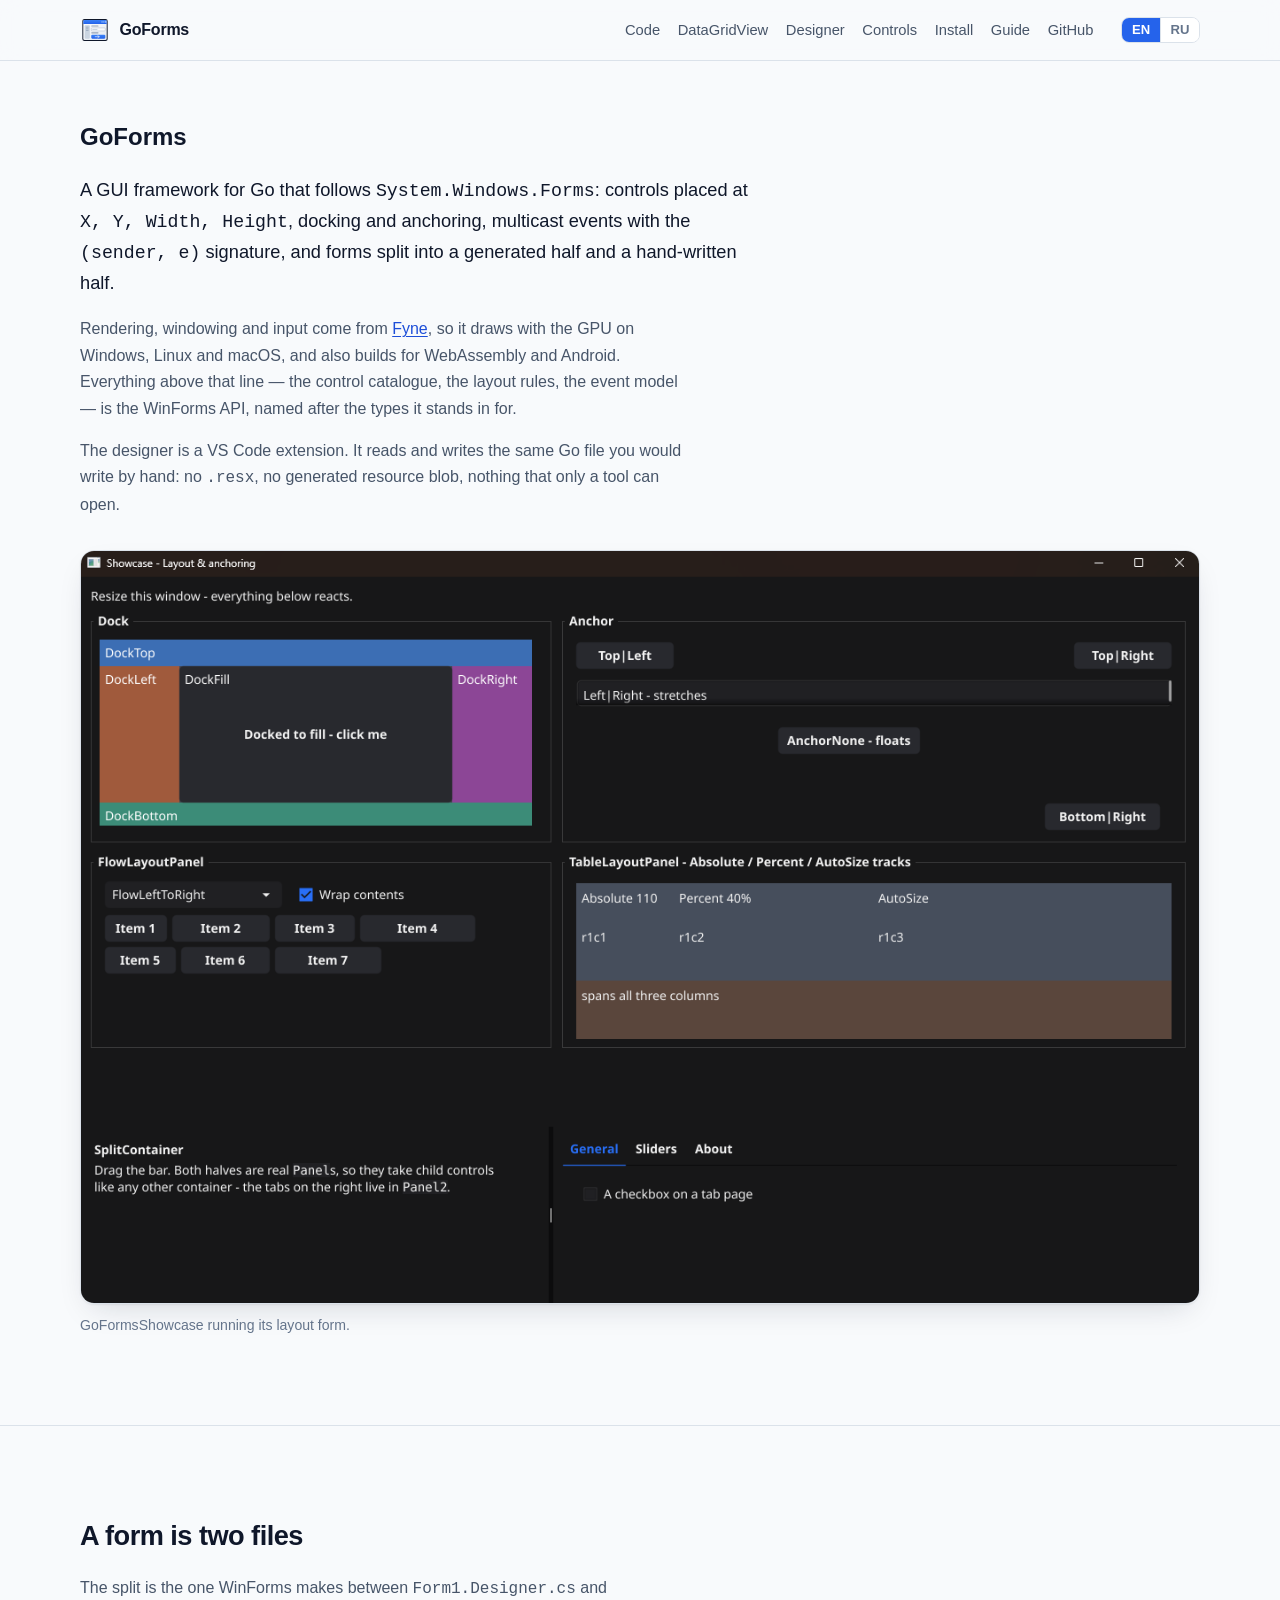
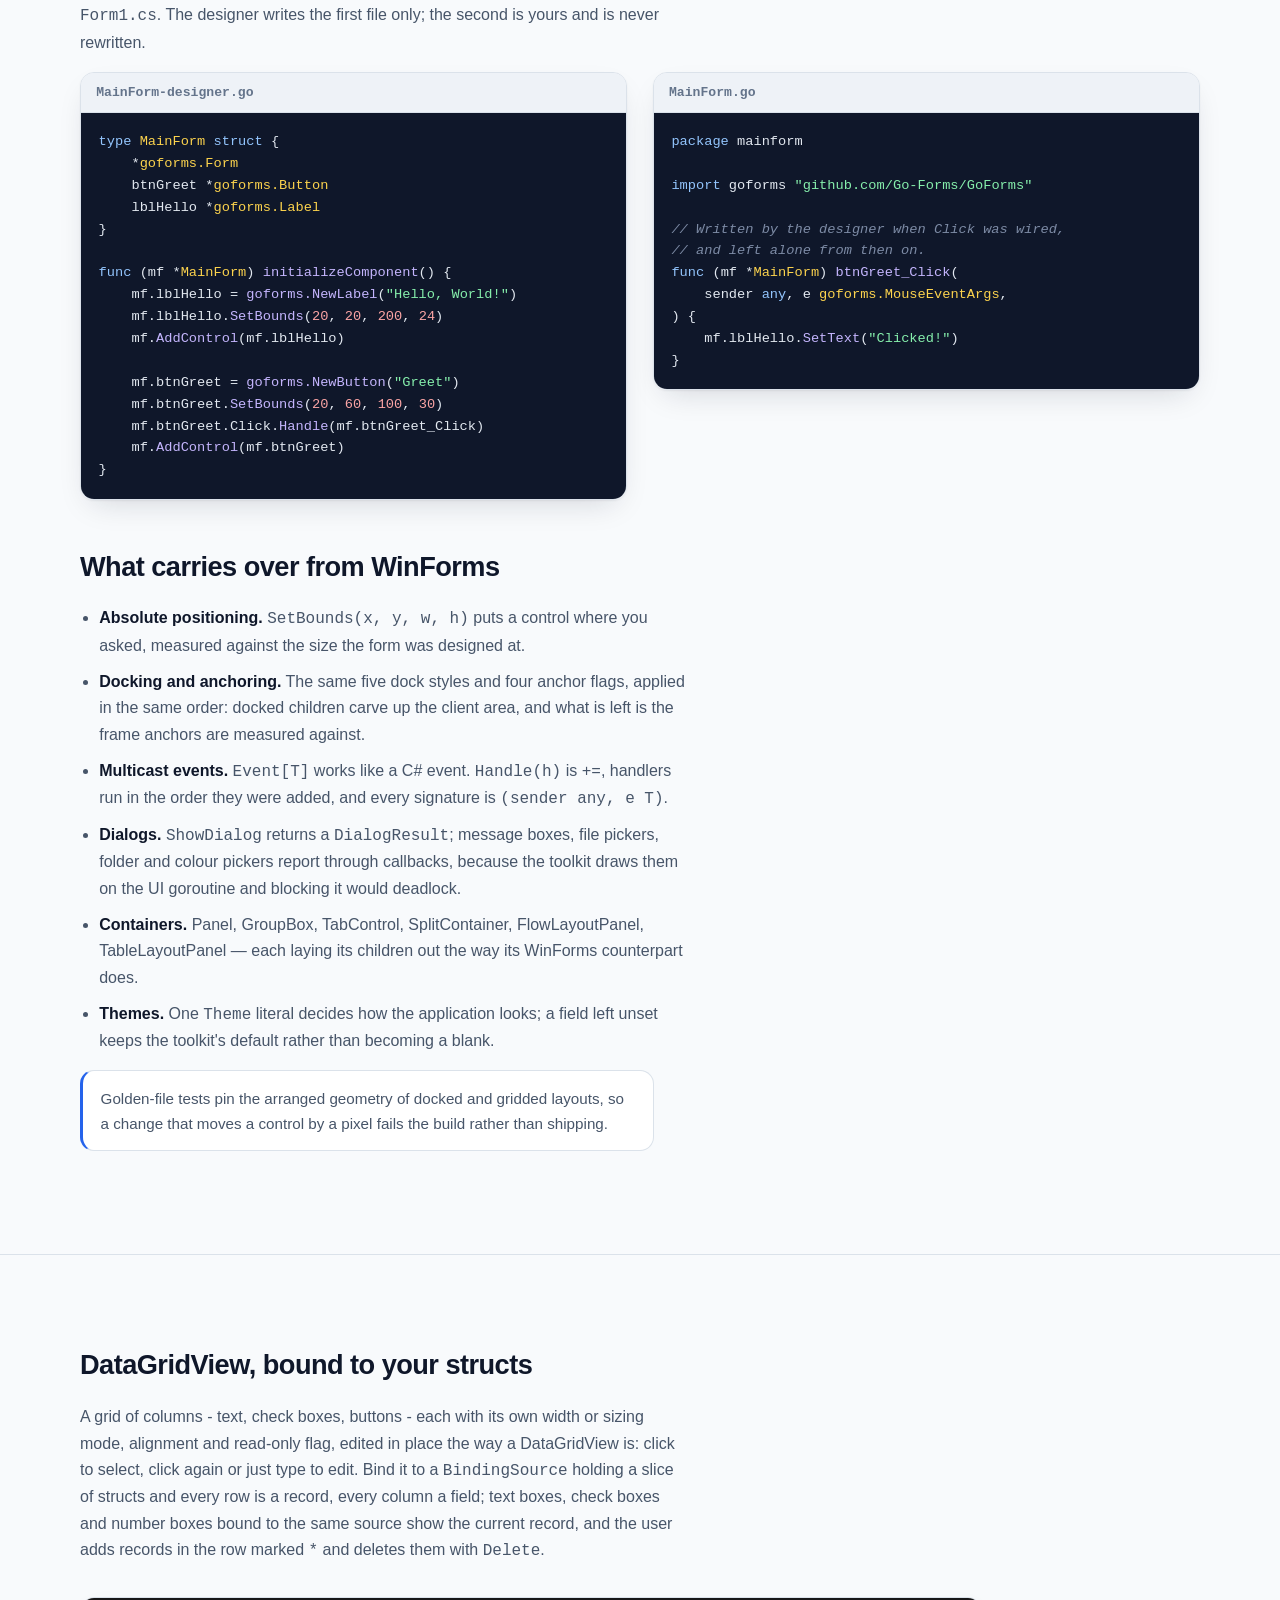
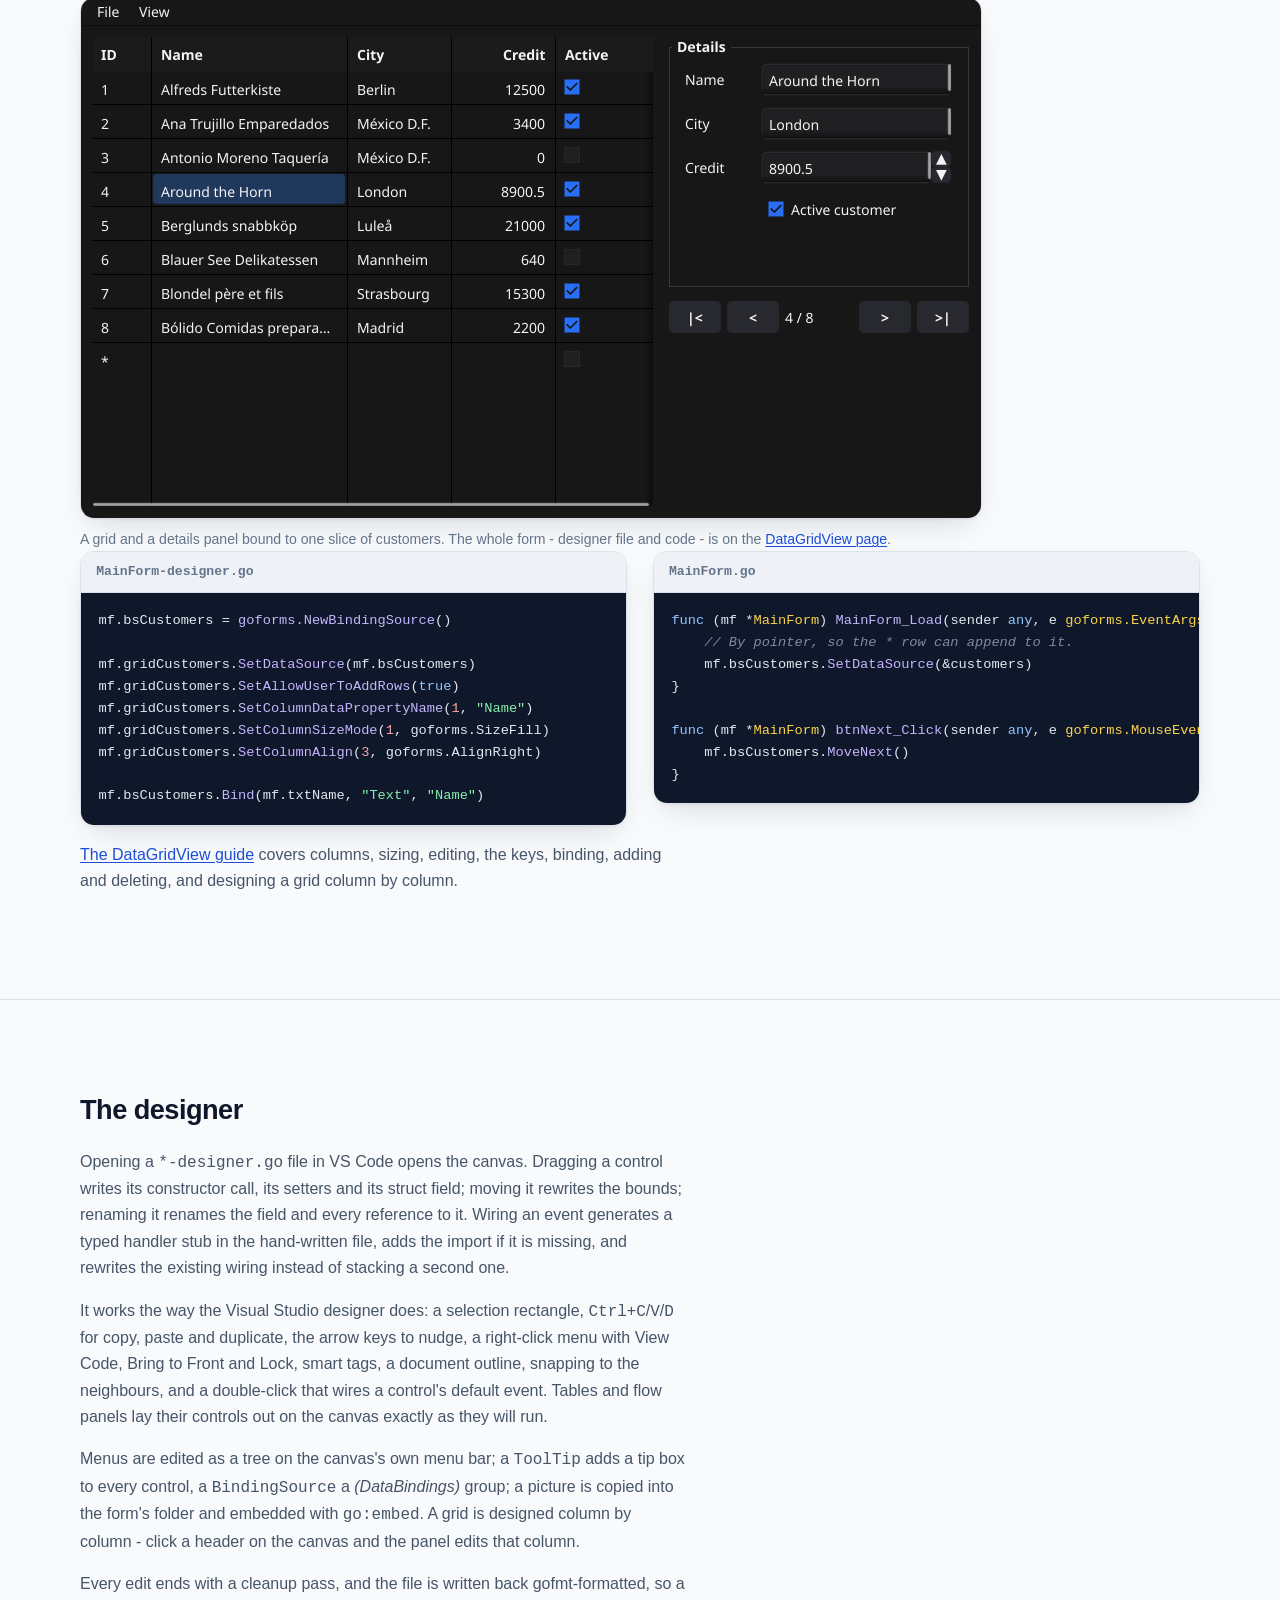
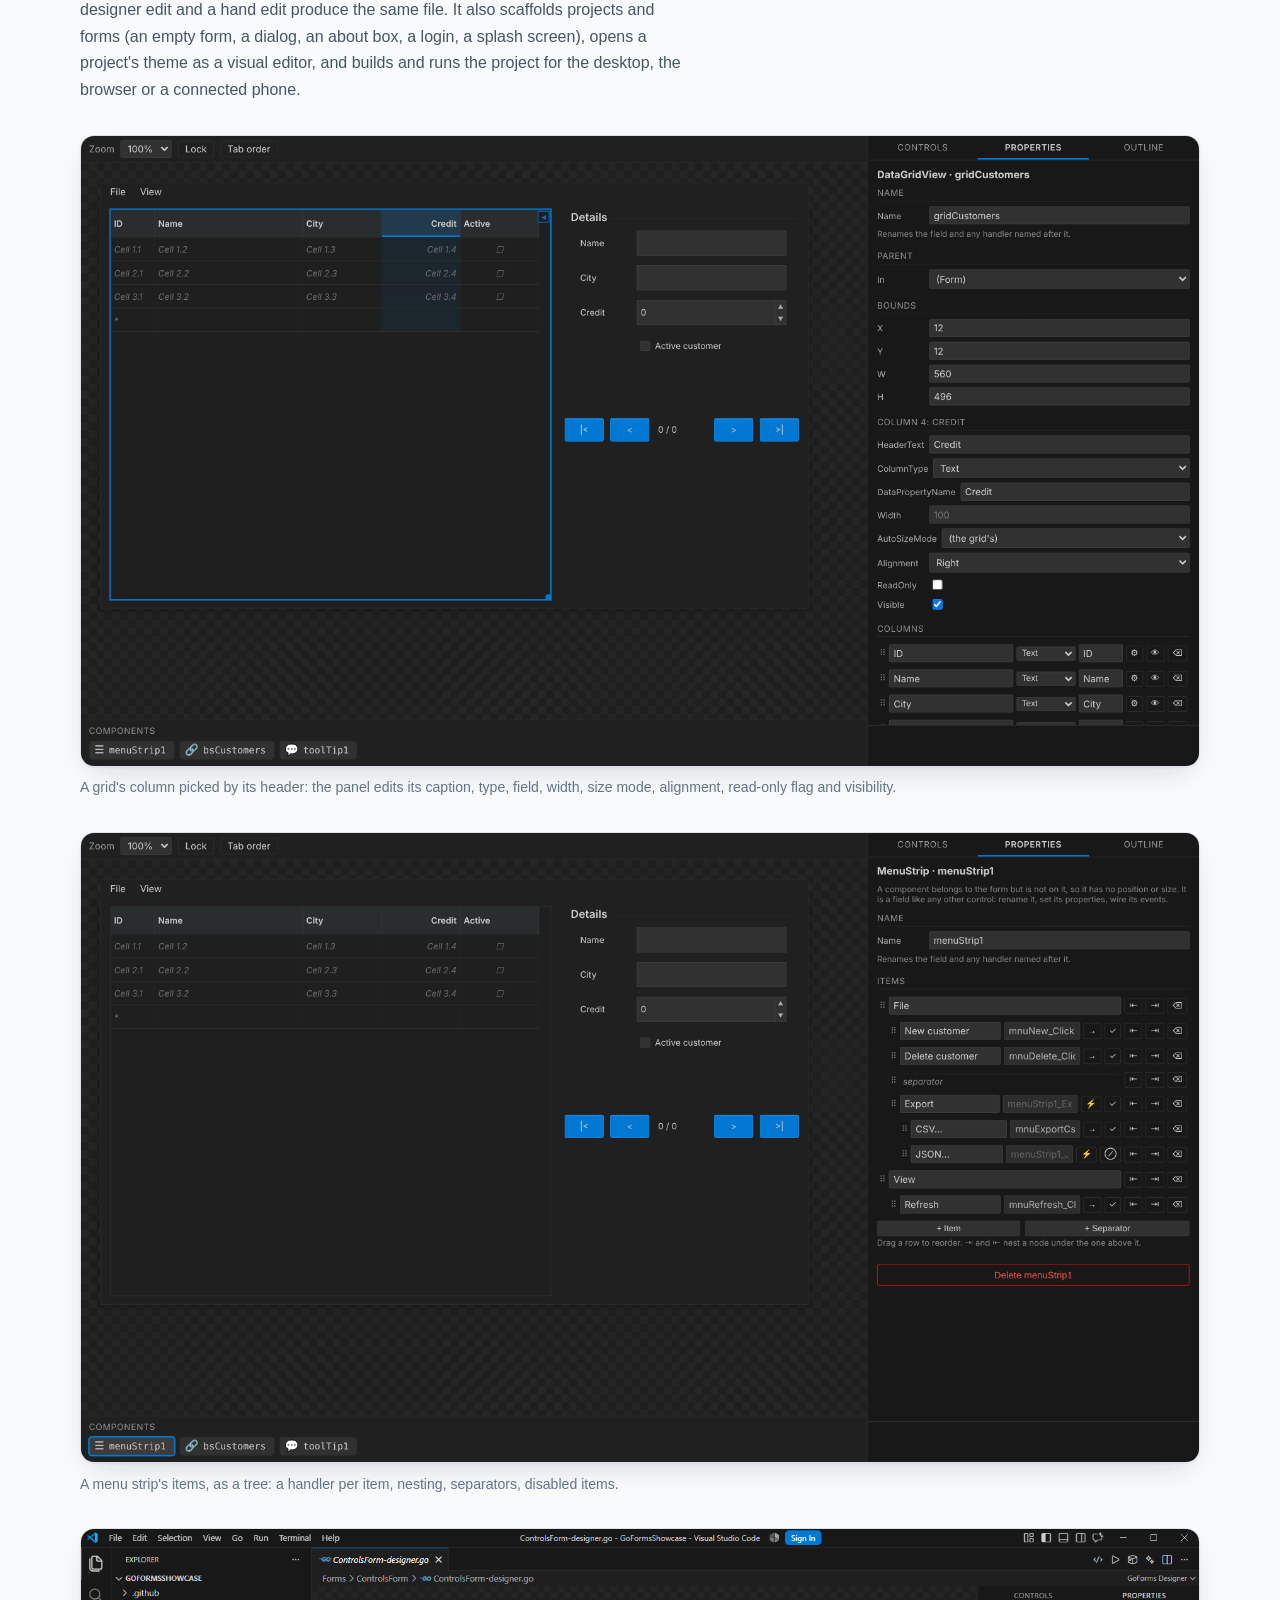
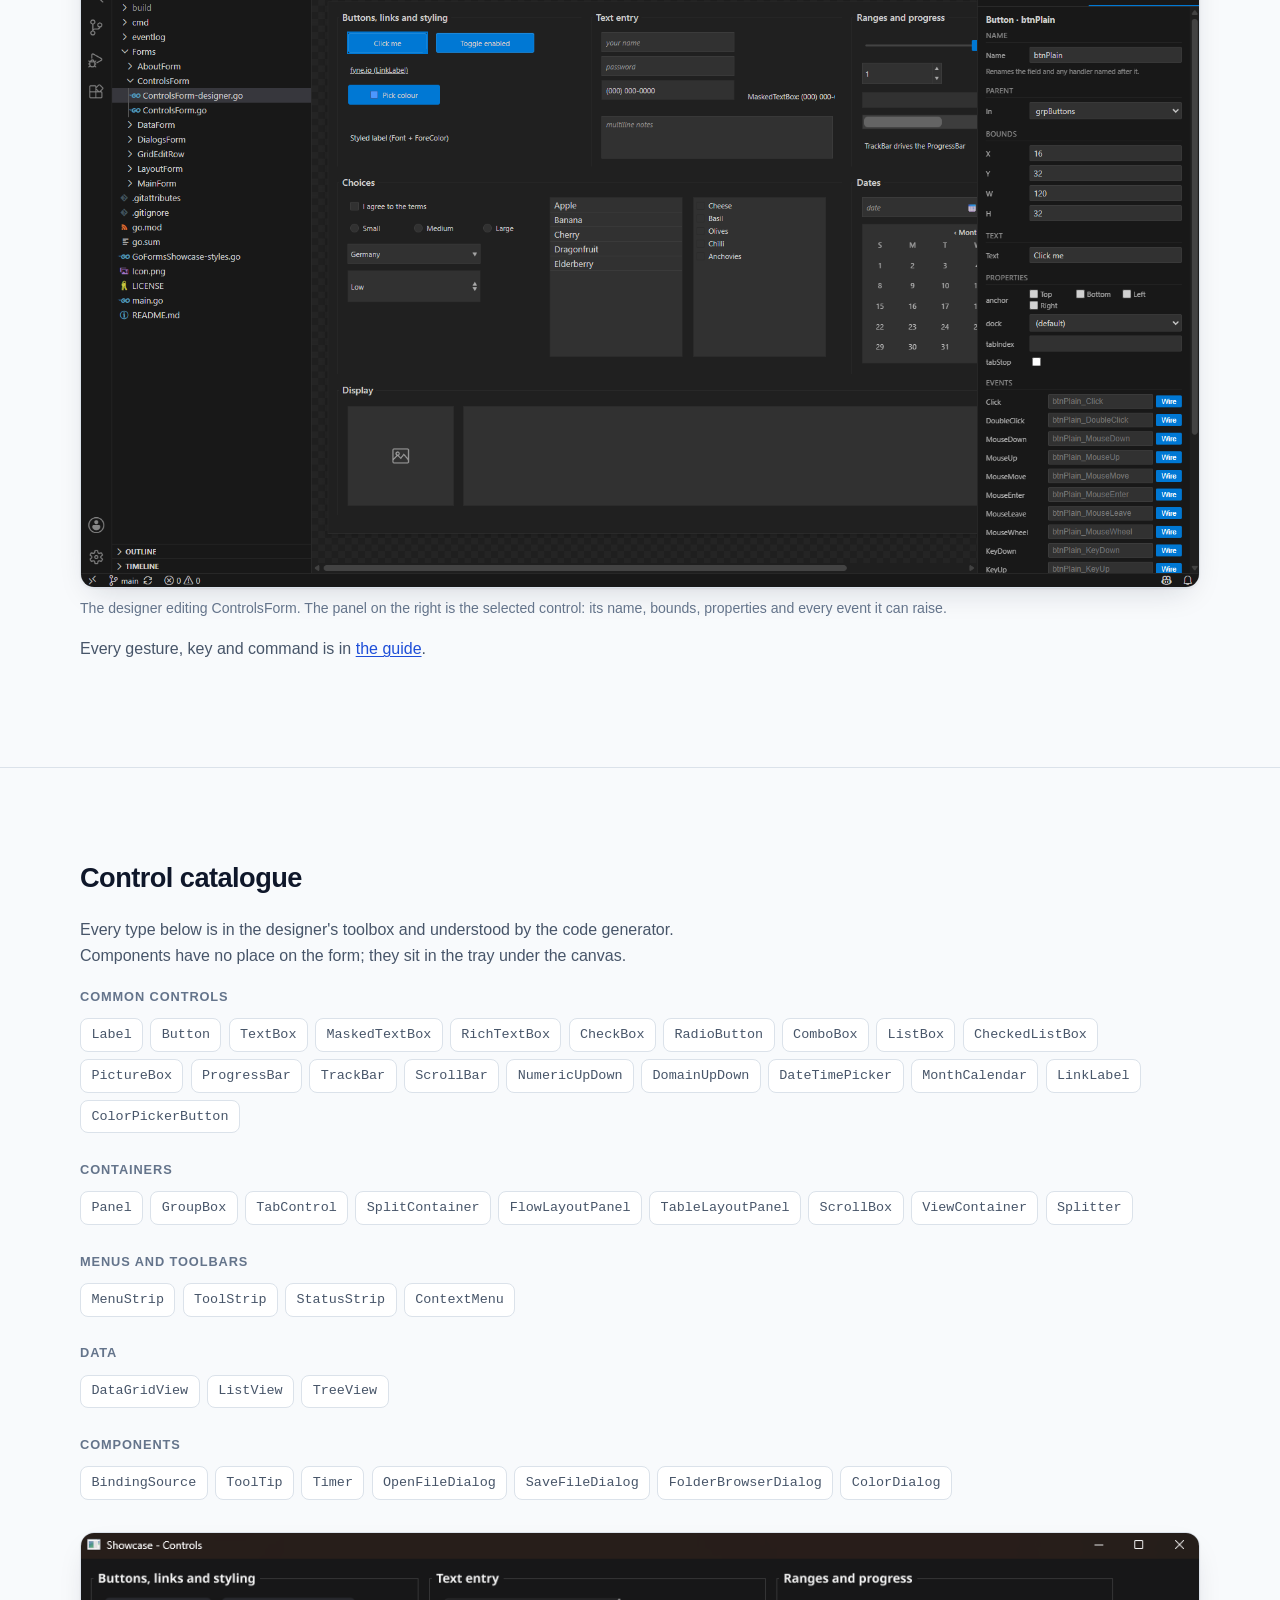
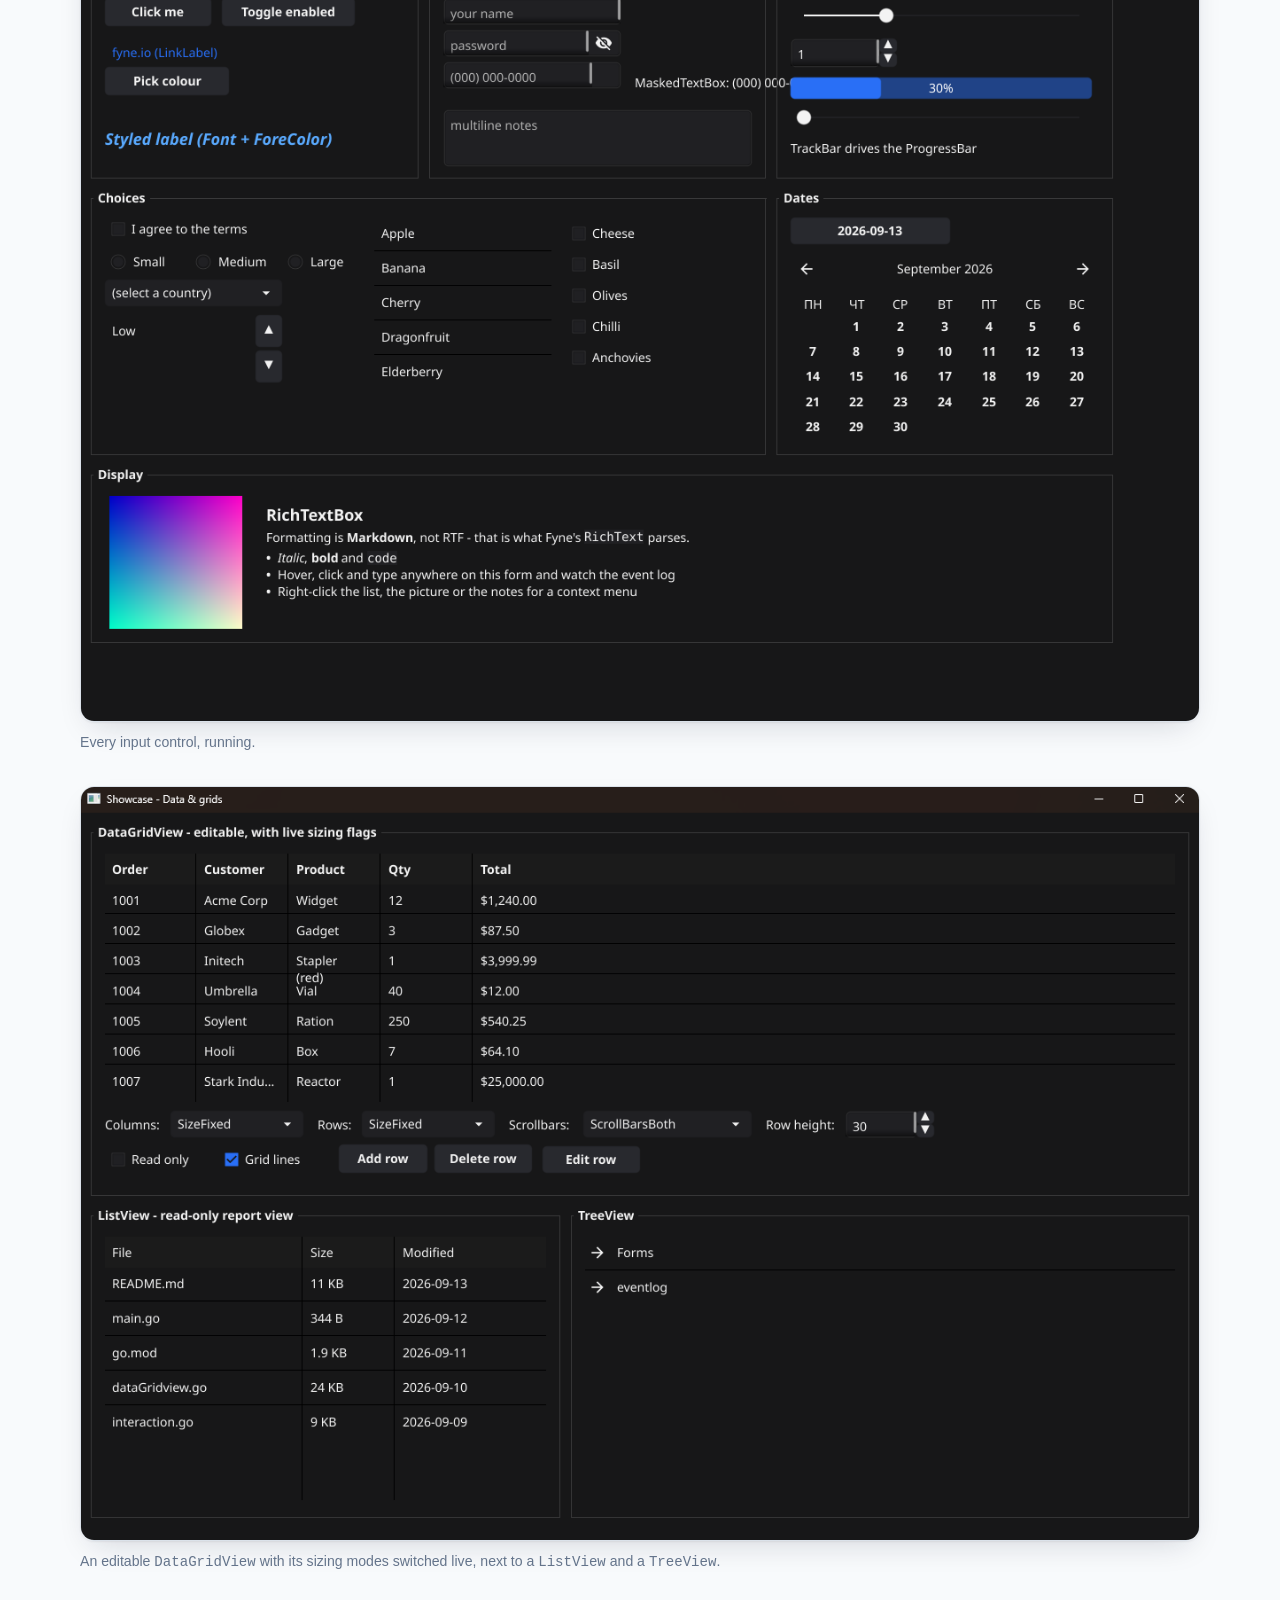
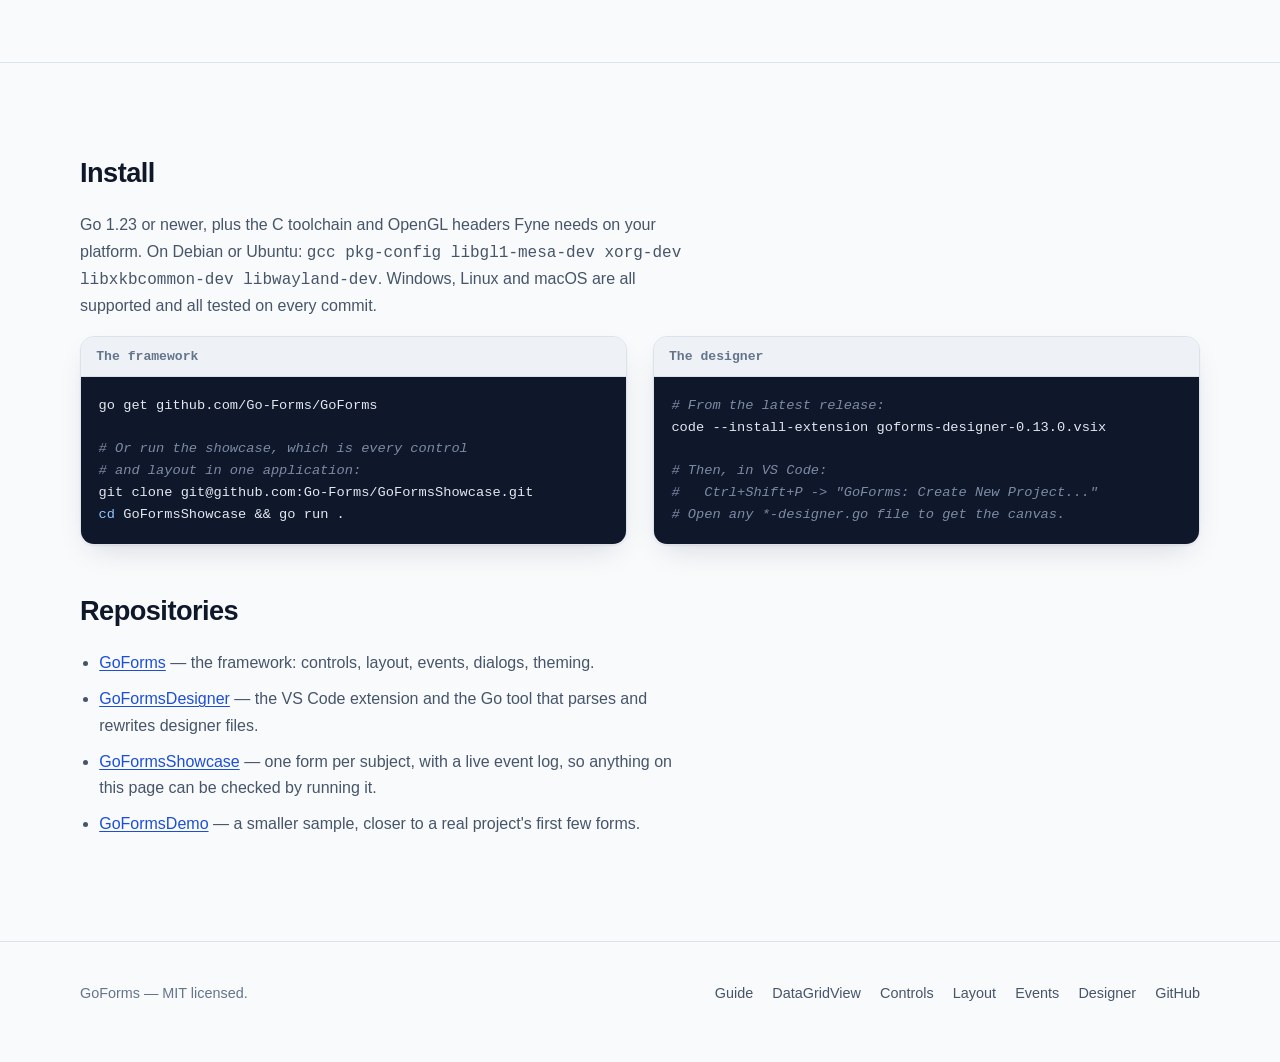
<file: site/index.html>
<!doctype html>
<html lang="en">
<head>
<meta charset="utf-8">
<meta name="viewport" content="width=device-width, initial-scale=1">
<title>GoForms — a WinForms-style GUI framework for Go</title>
<meta name="description" content="GoForms is a Windows Forms-style GUI framework for Go: absolute layout, docking and anchoring, multicast events, and a VS Code designer that edits Go source directly.">
<link rel="icon" href="assets/favicon.svg" type="image/svg+xml">
<link rel="alternate" hreflang="en" href="https://go-forms.github.io/GoForms/">
<link rel="alternate" hreflang="ru" href="https://go-forms.github.io/GoForms/ru/">
<link rel="alternate" hreflang="x-default" href="https://go-forms.github.io/GoForms/">
<link rel="stylesheet" href="style.css">
<meta property="og:title" content="GoForms — a WinForms-style GUI framework for Go">
<meta property="og:description" content="Absolute layout, docking and anchoring, multicast events, and a VS Code designer that edits Go source directly.">
<meta property="og:type" content="website">
<meta property="og:image" content="assets/layout-design.png">
</head>
<body>

<header class="topbar">
  <div class="wrap">
    <a class="brand" href="#top">
      <img src="assets/logo.svg" alt="">
      <span>GoForms</span>
    </a>
    <nav>
      <a href="#code">Code</a>
      <a href="datagridview.html">DataGridView</a>
      <a href="#designer">Designer</a>
      <a href="#controls">Controls</a>
      <a href="#install">Install</a>
      <a href="guide.html">Guide</a>
      <a href="https://github.com/Go-Forms">GitHub</a>
    </nav>
    <div class="lang-switch">
      <a href="index.html" aria-current="true" hreflang="en">EN</a>
      <a href="ru/index.html" hreflang="ru">RU</a>
    </div>
  </div>
</header>

<main id="top">

<section class="intro">
  <div class="wrap">
    <h1>GoForms</h1>
    <p class="lead">
      A GUI framework for Go that follows <code translate="no">System.Windows.Forms</code>:
      controls placed at <code translate="no">X, Y, Width, Height</code>, docking and
      anchoring, multicast events with the <code translate="no">(sender, e)</code>
      signature, and forms split into a generated half and a hand-written half.
    </p>
    <p>
      Rendering, windowing and input come from <a href="https://fyne.io">Fyne</a>, so
      it draws with the GPU on Windows, Linux and macOS, and also builds for
      WebAssembly and Android. Everything above that line — the control catalogue,
      the layout rules, the event model — is the WinForms API, named after the types
      it stands in for.
    </p>
    <p>
      The designer is a VS Code extension. It reads and writes the same Go file you
      would write by hand: no <code translate="no">.resx</code>, no generated resource
      blob, nothing that only a tool can open.
    </p>

    <figure class="shot">
      <img src="assets/layout-design.png" alt="The showcase's layout form: docked panels, anchored buttons, a flow layout panel, a table layout panel, and a split container with tabs.">
      <figcaption>GoFormsShowcase running its layout form.</figcaption>
    </figure>
  </div>
</section>

<section id="code">
  <div class="wrap">
    <h2>A form is two files</h2>
    <p>
      The split is the one WinForms makes between <code translate="no">Form1.Designer.cs</code>
      and <code translate="no">Form1.cs</code>. The designer writes the first file only;
      the second is yours and is never rewritten.
    </p>

    <div class="split">
      <figure class="code">
        <figcaption translate="no">MainForm-designer.go</figcaption>
<pre translate="no"><span class="k">type</span> <span class="t">MainForm</span> <span class="k">struct</span> {
	*<span class="t">goforms.Form</span>
	btnGreet *<span class="t">goforms.Button</span>
	lblHello *<span class="t">goforms.Label</span>
}

<span class="k">func</span> (mf *<span class="t">MainForm</span>) <span class="f">initializeComponent</span>() {
	mf.lblHello = <span class="f">goforms.NewLabel</span>(<span class="s">"Hello, World!"</span>)
	mf.lblHello.<span class="f">SetBounds</span>(<span class="n">20</span>, <span class="n">20</span>, <span class="n">200</span>, <span class="n">24</span>)
	mf.<span class="f">AddControl</span>(mf.lblHello)

	mf.btnGreet = <span class="f">goforms.NewButton</span>(<span class="s">"Greet"</span>)
	mf.btnGreet.<span class="f">SetBounds</span>(<span class="n">20</span>, <span class="n">60</span>, <span class="n">100</span>, <span class="n">30</span>)
	mf.btnGreet.Click.<span class="f">Handle</span>(mf.btnGreet_Click)
	mf.<span class="f">AddControl</span>(mf.btnGreet)
}</pre>
      </figure>

      <figure class="code">
        <figcaption translate="no">MainForm.go</figcaption>
<pre translate="no"><span class="k">package</span> mainform

<span class="k">import</span> goforms <span class="s">"github.com/Go-Forms/GoForms"</span>

<span class="c">// Written by the designer when Click was wired,</span>
<span class="c">// and left alone from then on.</span>
<span class="k">func</span> (mf *<span class="t">MainForm</span>) <span class="f">btnGreet_Click</span>(
	sender <span class="k">any</span>, e <span class="t">goforms.MouseEventArgs</span>,
) {
	mf.lblHello.<span class="f">SetText</span>(<span class="s">"Clicked!"</span>)
}</pre>
      </figure>
    </div>

    <h2>What carries over from WinForms</h2>
    <ul class="facts">
      <li><strong>Absolute positioning.</strong> <code translate="no">SetBounds(x, y, w, h)</code>
        puts a control where you asked, measured against the size the form was designed at.</li>
      <li><strong>Docking and anchoring.</strong> The same five dock styles and four anchor
        flags, applied in the same order: docked children carve up the client area, and
        what is left is the frame anchors are measured against.</li>
      <li><strong>Multicast events.</strong> <code translate="no">Event[T]</code> works like a
        C# event. <code translate="no">Handle(h)</code> is <code translate="no">+=</code>,
        handlers run in the order they were added, and every signature is
        <code translate="no">(sender any, e T)</code>.</li>
      <li><strong>Dialogs.</strong> <code translate="no">ShowDialog</code> returns a
        <code translate="no">DialogResult</code>; message boxes, file pickers, folder and
        colour pickers report through callbacks, because the toolkit draws them on the
        UI goroutine and blocking it would deadlock.</li>
      <li><strong>Containers.</strong> Panel, GroupBox, TabControl, SplitContainer,
        FlowLayoutPanel, TableLayoutPanel — each laying its children out the way its
        WinForms counterpart does.</li>
      <li><strong>Themes.</strong> One <code translate="no">Theme</code> literal decides how
        the application looks; a field left unset keeps the toolkit's default rather than
        becoming a blank.</li>
    </ul>

    <p class="note">
      Golden-file tests pin the arranged geometry of docked and gridded layouts, so a
      change that moves a control by a pixel fails the build rather than shipping.
    </p>
  </div>
</section>

<section id="grid">
  <div class="wrap">
    <h2>DataGridView, bound to your structs</h2>
    <p>
      A grid of columns - text, check boxes, buttons - each with its own width or
      sizing mode, alignment and read-only flag, edited in place the way a
      DataGridView is: click to select, click again or just type to edit. Bind it to
      a <code translate="no">BindingSource</code> holding a slice of structs and every
      row is a record, every column a field; text boxes, check boxes and number boxes
      bound to the same source show the current record, and the user adds records in
      the row marked <code>*</code> and deletes them with <kbd>Delete</kbd>.
    </p>

    <figure class="shot">
      <img src="assets/app-dgv-bound.png" alt="A running GoForms form with a grid of customers on the left and the selected customer's details bound to text boxes, a number box and a check box on the right.">
      <figcaption>A grid and a details panel bound to one slice of customers. The whole form - designer file and code - is on the <a href="datagridview.html#example">DataGridView page</a>.</figcaption>
    </figure>

    <div class="split">
      <figure class="code">
        <figcaption translate="no">MainForm-designer.go</figcaption>
<pre translate="no">mf.bsCustomers = <span class="f">goforms.NewBindingSource</span>()

mf.gridCustomers.<span class="f">SetDataSource</span>(mf.bsCustomers)
mf.gridCustomers.<span class="f">SetAllowUserToAddRows</span>(<span class="k">true</span>)
mf.gridCustomers.<span class="f">SetColumnDataPropertyName</span>(<span class="n">1</span>, <span class="s">"Name"</span>)
mf.gridCustomers.<span class="f">SetColumnSizeMode</span>(<span class="n">1</span>, goforms.SizeFill)
mf.gridCustomers.<span class="f">SetColumnAlign</span>(<span class="n">3</span>, goforms.AlignRight)

mf.bsCustomers.<span class="f">Bind</span>(mf.txtName, <span class="s">"Text"</span>, <span class="s">"Name"</span>)</pre>
      </figure>
      <figure class="code">
        <figcaption translate="no">MainForm.go</figcaption>
<pre translate="no"><span class="k">func</span> (mf *<span class="t">MainForm</span>) <span class="f">MainForm_Load</span>(sender <span class="k">any</span>, e <span class="t">goforms.EventArgs</span>) {
	<span class="c">// By pointer, so the * row can append to it.</span>
	mf.bsCustomers.<span class="f">SetDataSource</span>(&amp;customers)
}

<span class="k">func</span> (mf *<span class="t">MainForm</span>) <span class="f">btnNext_Click</span>(sender <span class="k">any</span>, e <span class="t">goforms.MouseEventArgs</span>) {
	mf.bsCustomers.<span class="f">MoveNext</span>()
}</pre>
      </figure>
    </div>

    <p><a href="datagridview.html">The DataGridView guide</a> covers columns, sizing, editing, the keys, binding, adding and deleting, and designing a grid column by column.</p>
  </div>
</section>

<section id="designer">
  <div class="wrap">
    <h2>The designer</h2>
    <p>
      Opening a <code translate="no">*-designer.go</code> file in VS Code opens the canvas.
      Dragging a control writes its constructor call, its setters and its struct field;
      moving it rewrites the bounds; renaming it renames the field and every reference to
      it. Wiring an event generates a typed handler stub in the hand-written file, adds
      the import if it is missing, and rewrites the existing wiring instead of stacking a
      second one.
    </p>
    <p>
      It works the way the Visual Studio designer does: a selection rectangle,
      <kbd>Ctrl</kbd>+<kbd>C</kbd>/<kbd>V</kbd>/<kbd>D</kbd> for copy, paste and duplicate,
      the arrow keys to nudge, a right-click menu with View Code, Bring to Front and Lock,
      smart tags, a document outline, snapping to the neighbours, and a double-click that
      wires a control's default event. Tables and flow panels lay their controls out on the
      canvas exactly as they will run.
    </p>
    <p>
      Menus are edited as a tree on the canvas's own menu bar; a <code translate="no">ToolTip</code>
      adds a tip box to every control, a <code translate="no">BindingSource</code> a
      <em>(DataBindings)</em> group; a picture is copied into the form's folder and embedded
      with <code translate="no">go:embed</code>. A grid is designed column by column - click a
      header on the canvas and the panel edits that column.
    </p>
    <p>
      Every edit ends with a cleanup pass, and the file is written back gofmt-formatted, so a
      designer edit and a hand edit produce the same file. It also scaffolds projects and
      forms (an empty form, a dialog, an about box, a login, a splash screen), opens a
      project's theme as a visual editor, and builds and runs the project for the desktop,
      the browser or a connected phone.
    </p>

    <figure class="shot">
      <img src="assets/designer-dgv-column.png" alt="The designer with a grid's Credit column picked by its header on the canvas, and a Column group in the properties panel with HeaderText, ColumnType, DataPropertyName, Width, AutoSizeMode, Alignment, ReadOnly and Visible.">
      <figcaption>A grid's column picked by its header: the panel edits its caption, type, field, width, size mode, alignment, read-only flag and visibility.</figcaption>
    </figure>

    <figure class="shot">
      <img src="assets/designer-menu.png" alt="The designer with a MenuStrip selected: its items as a tree in the properties panel, each with a click handler box, nest and unnest buttons and a toggle to disable it; the form's menu bar drawn above the canvas.">
      <figcaption>A menu strip's items, as a tree: a handler per item, nesting, separators, disabled items.</figcaption>
    </figure>

    <figure class="shot">
      <img src="assets/designer-canvas.png" alt="VS Code with a GoForms form on the designer canvas, the selected control's properties and its events listed beside it.">
      <figcaption>The designer editing ControlsForm. The panel on the right is the selected control: its name, bounds, properties and every event it can raise.</figcaption>
    </figure>

    <p>Every gesture, key and command is in <a href="guide.html#designer-basics">the guide</a>.</p>
  </div>
</section>

<section id="controls">
  <div class="wrap">
    <h2>Control catalogue</h2>
    <p>Every type below is in the designer's toolbox and understood by the code generator. Components have no place on the form; they sit in the tray under the canvas.</p>

    <div class="catalog-group">
      <h3>Common controls</h3>
      <div class="chips">
        <span class="chip" translate="no">Label</span><span class="chip" translate="no">Button</span><span class="chip" translate="no">TextBox</span>
        <span class="chip" translate="no">MaskedTextBox</span><span class="chip" translate="no">RichTextBox</span><span class="chip" translate="no">CheckBox</span>
        <span class="chip" translate="no">RadioButton</span><span class="chip" translate="no">ComboBox</span><span class="chip" translate="no">ListBox</span>
        <span class="chip" translate="no">CheckedListBox</span><span class="chip" translate="no">PictureBox</span><span class="chip" translate="no">ProgressBar</span>
        <span class="chip" translate="no">TrackBar</span><span class="chip" translate="no">ScrollBar</span><span class="chip" translate="no">NumericUpDown</span>
        <span class="chip" translate="no">DomainUpDown</span><span class="chip" translate="no">DateTimePicker</span><span class="chip" translate="no">MonthCalendar</span>
        <span class="chip" translate="no">LinkLabel</span><span class="chip" translate="no">ColorPickerButton</span>
      </div>
    </div>

    <div class="catalog-group">
      <h3>Containers</h3>
      <div class="chips">
        <span class="chip" translate="no">Panel</span><span class="chip" translate="no">GroupBox</span><span class="chip" translate="no">TabControl</span>
        <span class="chip" translate="no">SplitContainer</span><span class="chip" translate="no">FlowLayoutPanel</span>
        <span class="chip" translate="no">TableLayoutPanel</span><span class="chip" translate="no">ScrollBox</span>
        <span class="chip" translate="no">ViewContainer</span><span class="chip" translate="no">Splitter</span>
      </div>
    </div>

    <div class="catalog-group">
      <h3>Menus and toolbars</h3>
      <div class="chips">
        <span class="chip" translate="no">MenuStrip</span><span class="chip" translate="no">ToolStrip</span>
        <span class="chip" translate="no">StatusStrip</span><span class="chip" translate="no">ContextMenu</span>
      </div>
    </div>

    <div class="catalog-group">
      <h3>Data</h3>
      <div class="chips">
        <span class="chip" translate="no">DataGridView</span><span class="chip" translate="no">ListView</span><span class="chip" translate="no">TreeView</span>
      </div>
    </div>

    <div class="catalog-group">
      <h3>Components</h3>
      <div class="chips">
        <span class="chip" translate="no">BindingSource</span><span class="chip" translate="no">ToolTip</span><span class="chip" translate="no">Timer</span>
        <span class="chip" translate="no">OpenFileDialog</span><span class="chip" translate="no">SaveFileDialog</span>
        <span class="chip" translate="no">FolderBrowserDialog</span><span class="chip" translate="no">ColorDialog</span>
      </div>
    </div>

    <figure class="shot">
      <img src="assets/form-controls.png" alt="A GoForms form with text boxes, combo boxes, check boxes, track bars and up-down controls.">
      <figcaption>Every input control, running.</figcaption>
    </figure>

    <figure class="shot">
      <img src="assets/form-data.png" alt="An editable DataGridView with controls for its sizing modes, beside a ListView and a TreeView.">
      <figcaption>An editable <code translate="no">DataGridView</code> with its sizing modes switched live, next to a <code translate="no">ListView</code> and a <code translate="no">TreeView</code>.</figcaption>
    </figure>
  </div>
</section>

<section id="install">
  <div class="wrap">
    <h2>Install</h2>
    <p>
      Go 1.23 or newer, plus the C toolchain and OpenGL headers Fyne needs on your
      platform. On Debian or Ubuntu:
      <code translate="no">gcc pkg-config libgl1-mesa-dev xorg-dev libxkbcommon-dev libwayland-dev</code>.
      Windows, Linux and macOS are all supported and all tested on every commit.
    </p>

    <div class="split">
      <figure class="code">
        <figcaption>The framework</figcaption>
<pre translate="no">go get github.com/Go-Forms/GoForms

<span class="c"># Or run the showcase, which is every control</span>
<span class="c"># and layout in one application:</span>
git clone git@github.com:Go-Forms/GoFormsShowcase.git
<span class="k">cd</span> GoFormsShowcase &amp;&amp; go run .</pre>
      </figure>

      <figure class="code">
        <figcaption>The designer</figcaption>
<pre translate="no"><span class="c"># From the latest release:</span>
code --install-extension goforms-designer-<span data-latest-version>0.13.0</span>.vsix

<span class="c"># Then, in VS Code:</span>
<span class="c">#   Ctrl+Shift+P -> "GoForms: Create New Project..."</span>
<span class="c"># Open any *-designer.go file to get the canvas.</span></pre>
      </figure>
    </div>

    <h2>Repositories</h2>
    <ul class="facts">
      <li><a href="https://github.com/Go-Forms/GoForms">GoForms</a> — the framework:
        controls, layout, events, dialogs, theming.</li>
      <li><a href="https://github.com/Go-Forms/GoFormsDesigner">GoFormsDesigner</a> — the
        VS Code extension and the Go tool that parses and rewrites designer files.</li>
      <li><a href="https://github.com/Go-Forms/GoFormsShowcase">GoFormsShowcase</a> — one
        form per subject, with a live event log, so anything on this page can be checked
        by running it.</li>
      <li><a href="https://github.com/Go-Forms/GoFormsDemo">GoFormsDemo</a> — a smaller
        sample, closer to a real project's first few forms.</li>
    </ul>
  </div>
</section>

</main>

<footer>
  <div class="wrap">
    <span>GoForms — MIT licensed.</span>
    <nav>
      <a href="guide.html">Guide</a>
      <a href="datagridview.html">DataGridView</a>
      <a href="https://github.com/Go-Forms/GoForms/blob/main/docs/controls.md">Controls</a>
      <a href="https://github.com/Go-Forms/GoForms/blob/main/docs/layout.md">Layout</a>
      <a href="https://github.com/Go-Forms/GoForms/blob/main/docs/events.md">Events</a>
      <a href="https://github.com/Go-Forms/GoForms/blob/main/docs/designer.md">Designer</a>
      <a href="https://github.com/Go-Forms">GitHub</a>
    </nav>
  </div>
</footer>

<script>
// The install command names a version, and a version pinned in HTML is wrong
// from the next release onwards. Ask GitHub what the latest one is; the text
// already in the page is the fallback, so a blocked or rate-limited request
// leaves a command that still works.
(function () {
	var slots = document.querySelectorAll('[data-latest-version]');
	if (!slots.length || !window.fetch) return;

	fetch('https://api.github.com/repos/Go-Forms/GoFormsDesigner/releases/latest')
		.then(function (r) { return r.ok ? r.json() : null; })
		.then(function (data) {
			var tag = data && data.tag_name;
			if (!tag) return;
			var version = String(tag).replace(/^v/, '');
			if (!/^\d+\.\d+\.\d+$/.test(version)) return;
			slots.forEach(function (el) { el.textContent = version; });
		})
		.catch(function () { /* keep the fallback */ });
})();
</script>

</body>
</html>
</file>
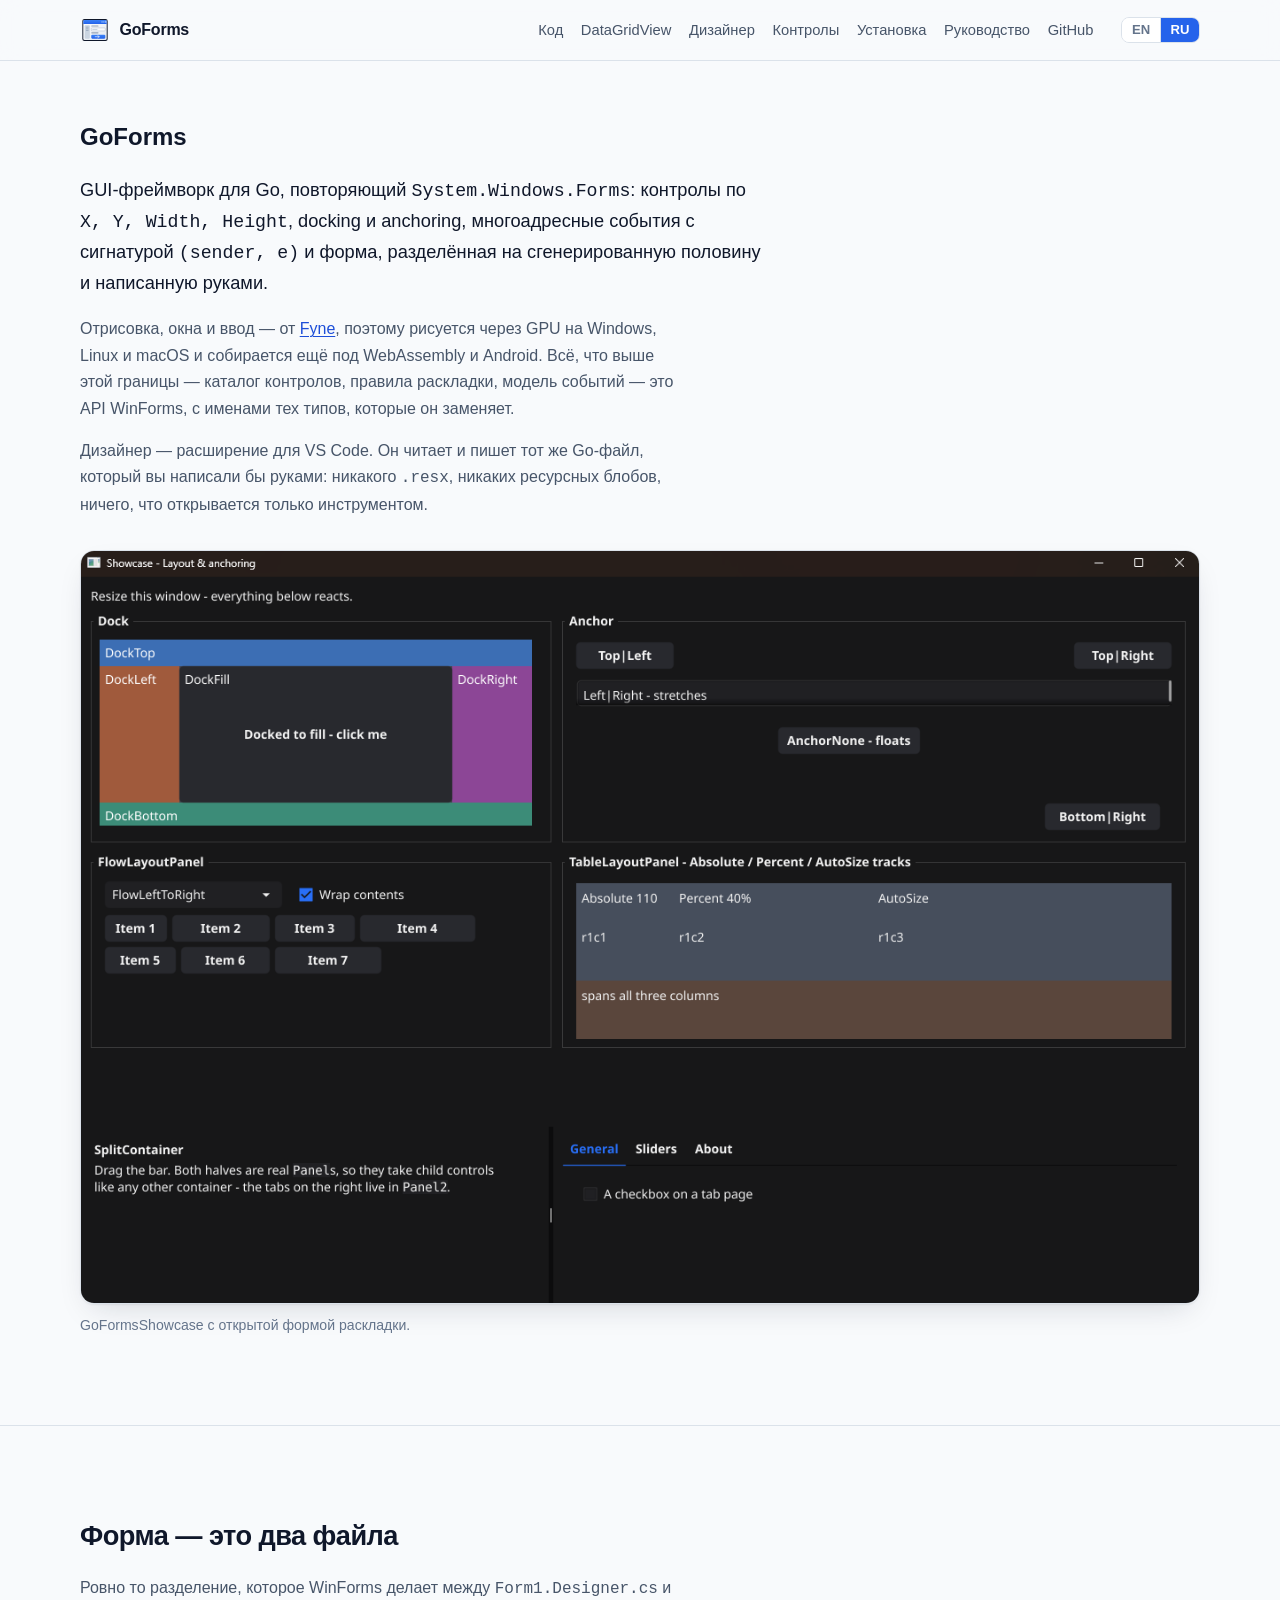
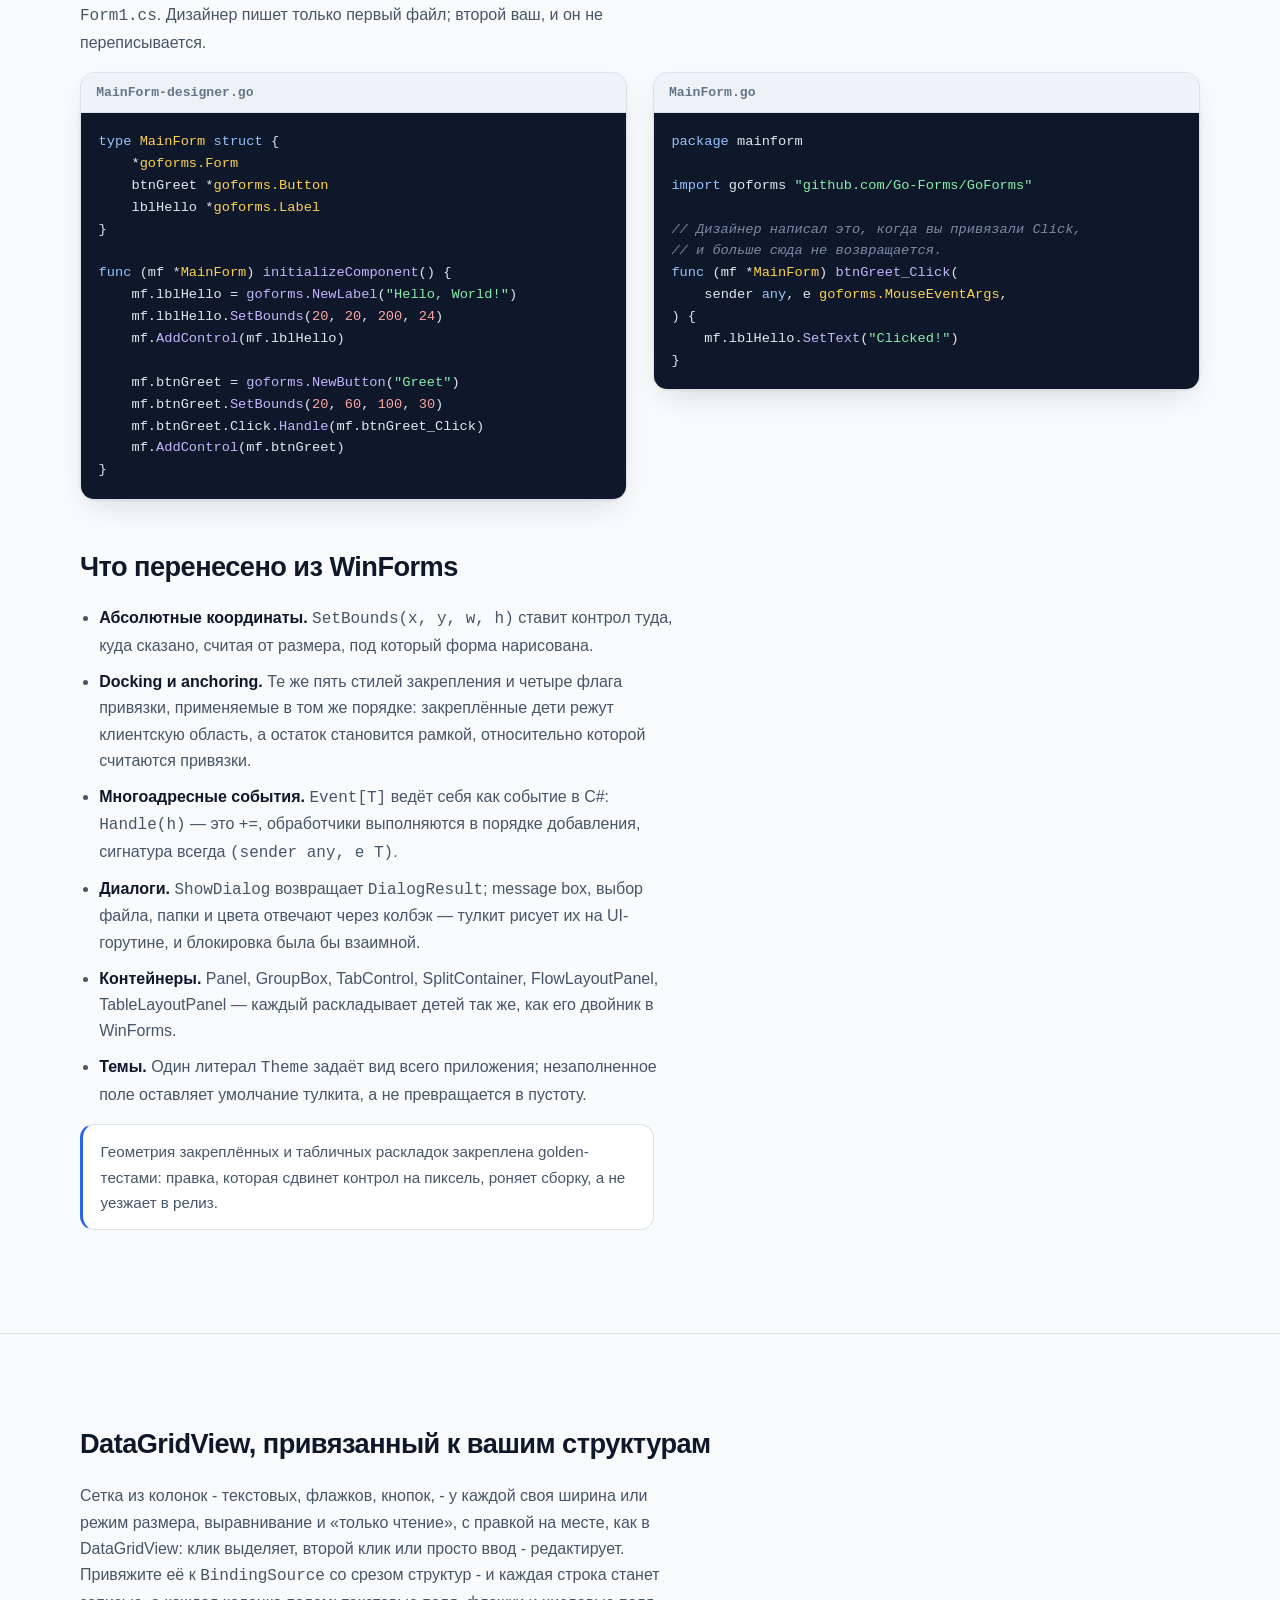
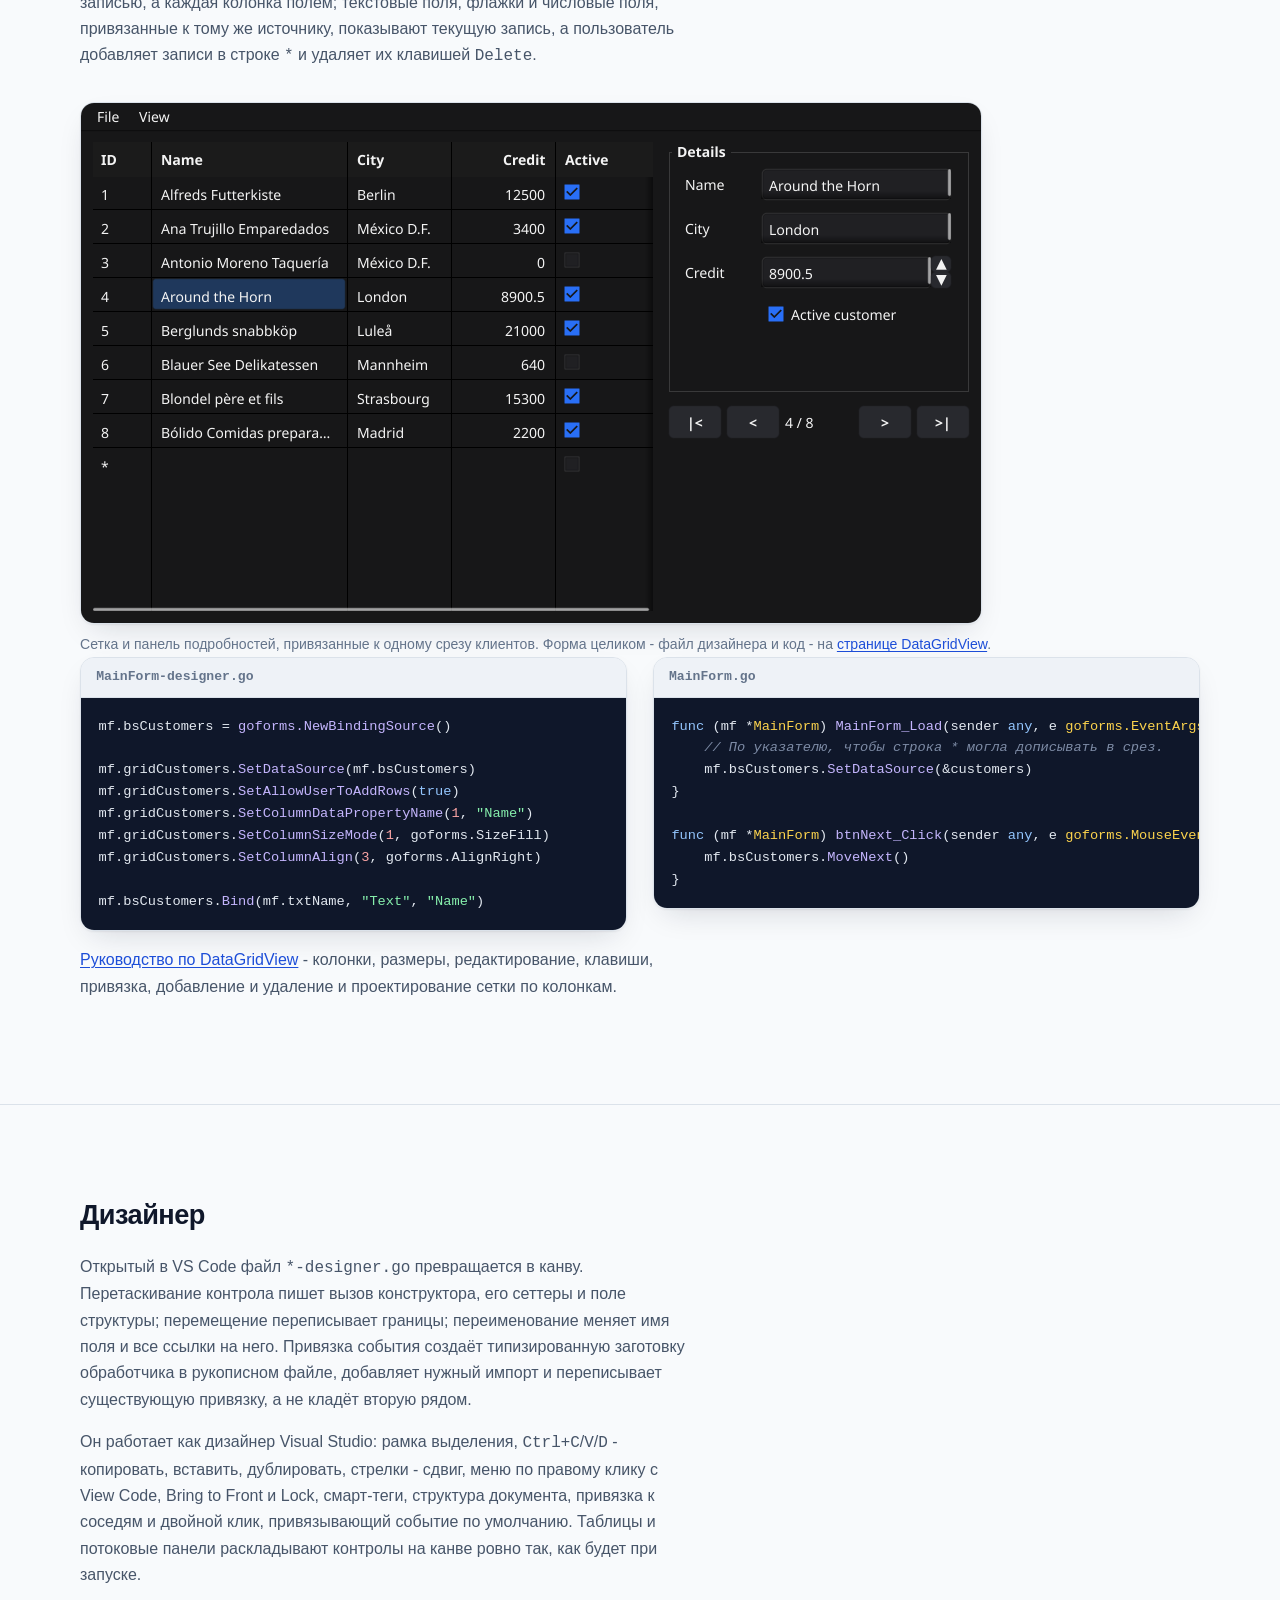
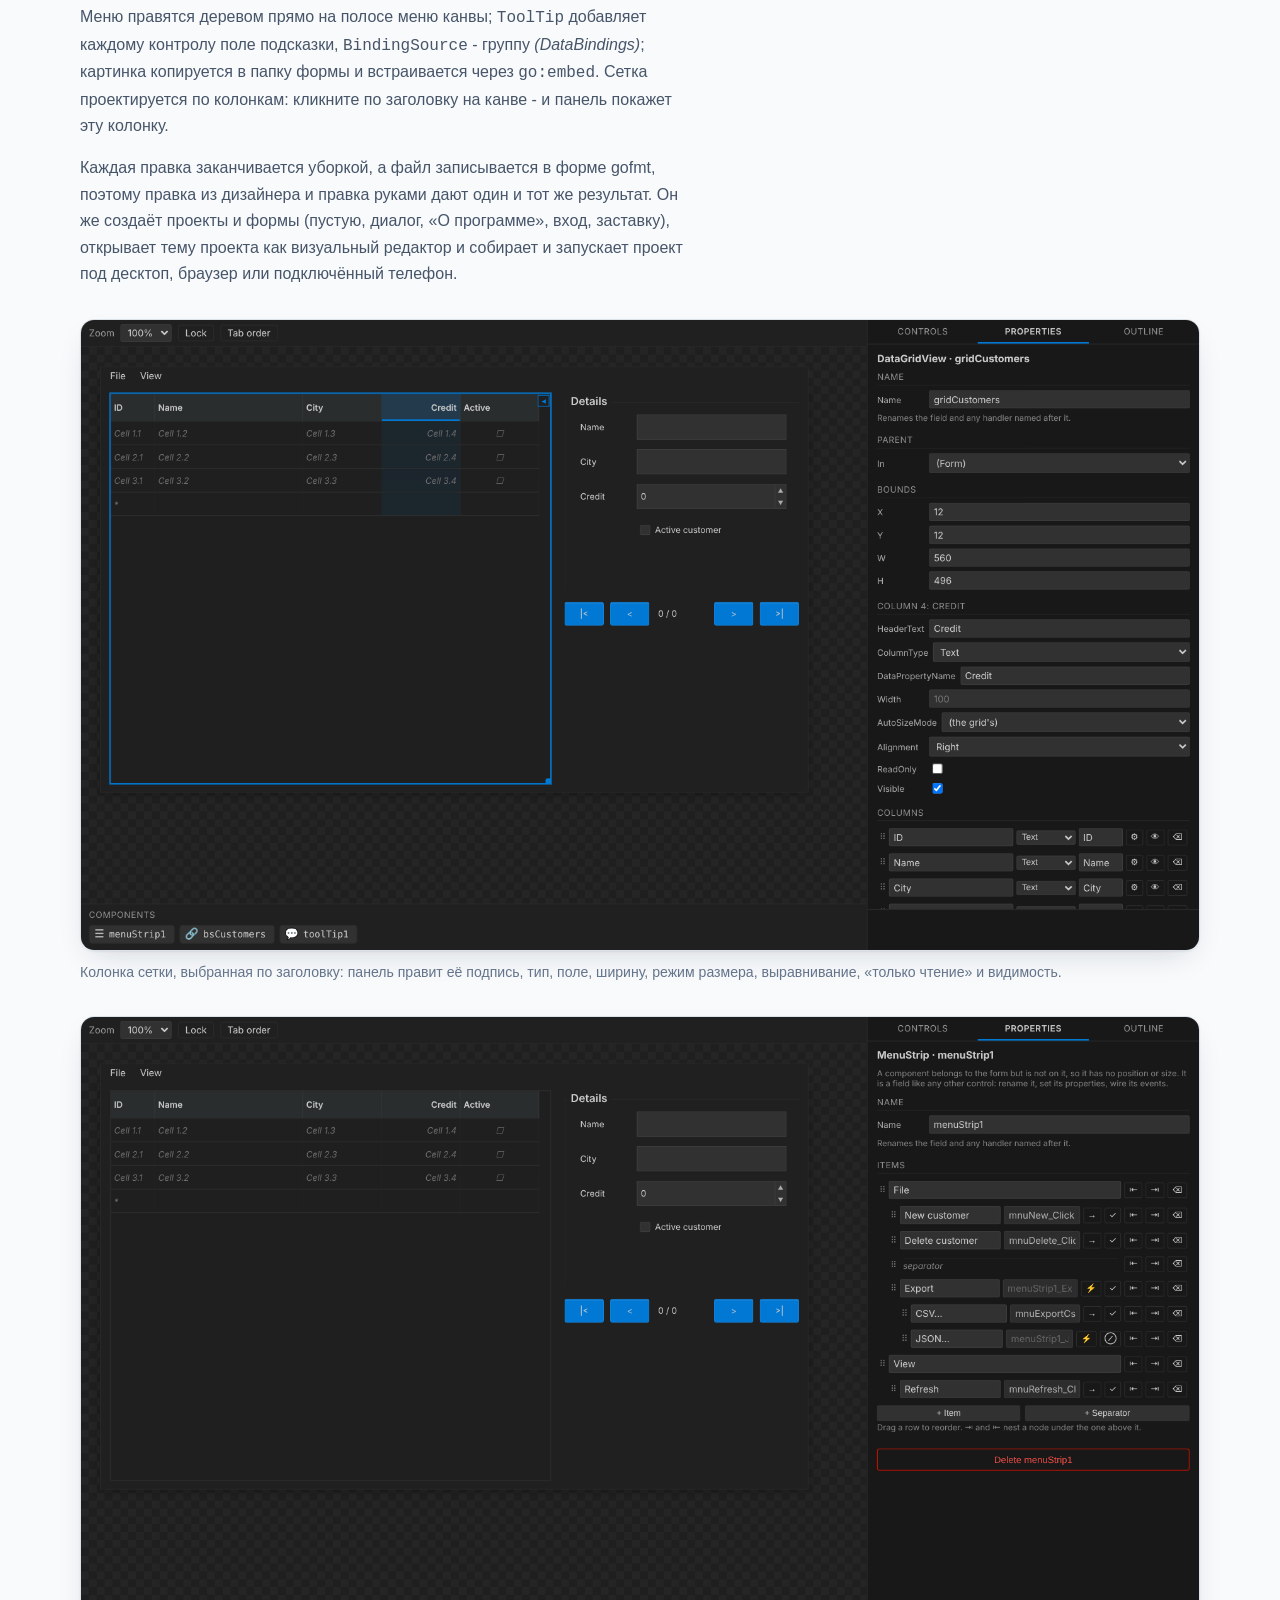
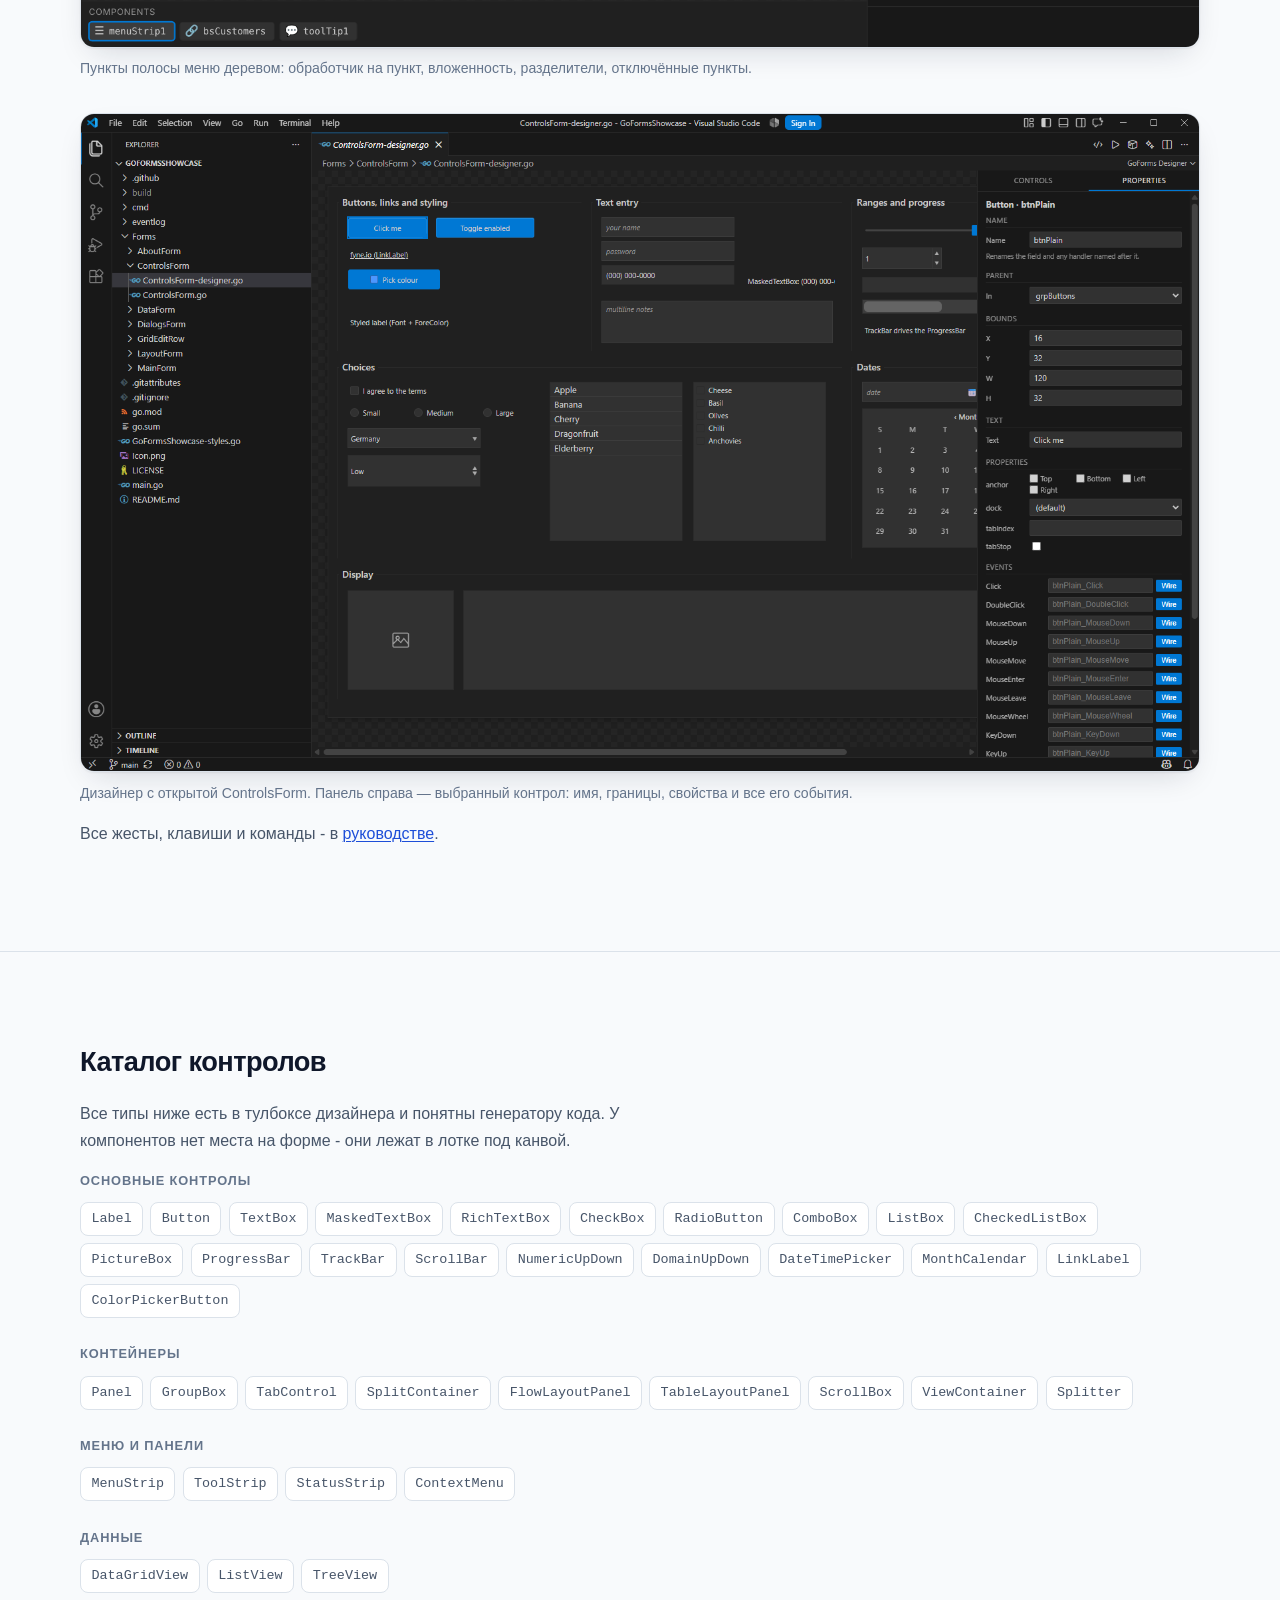
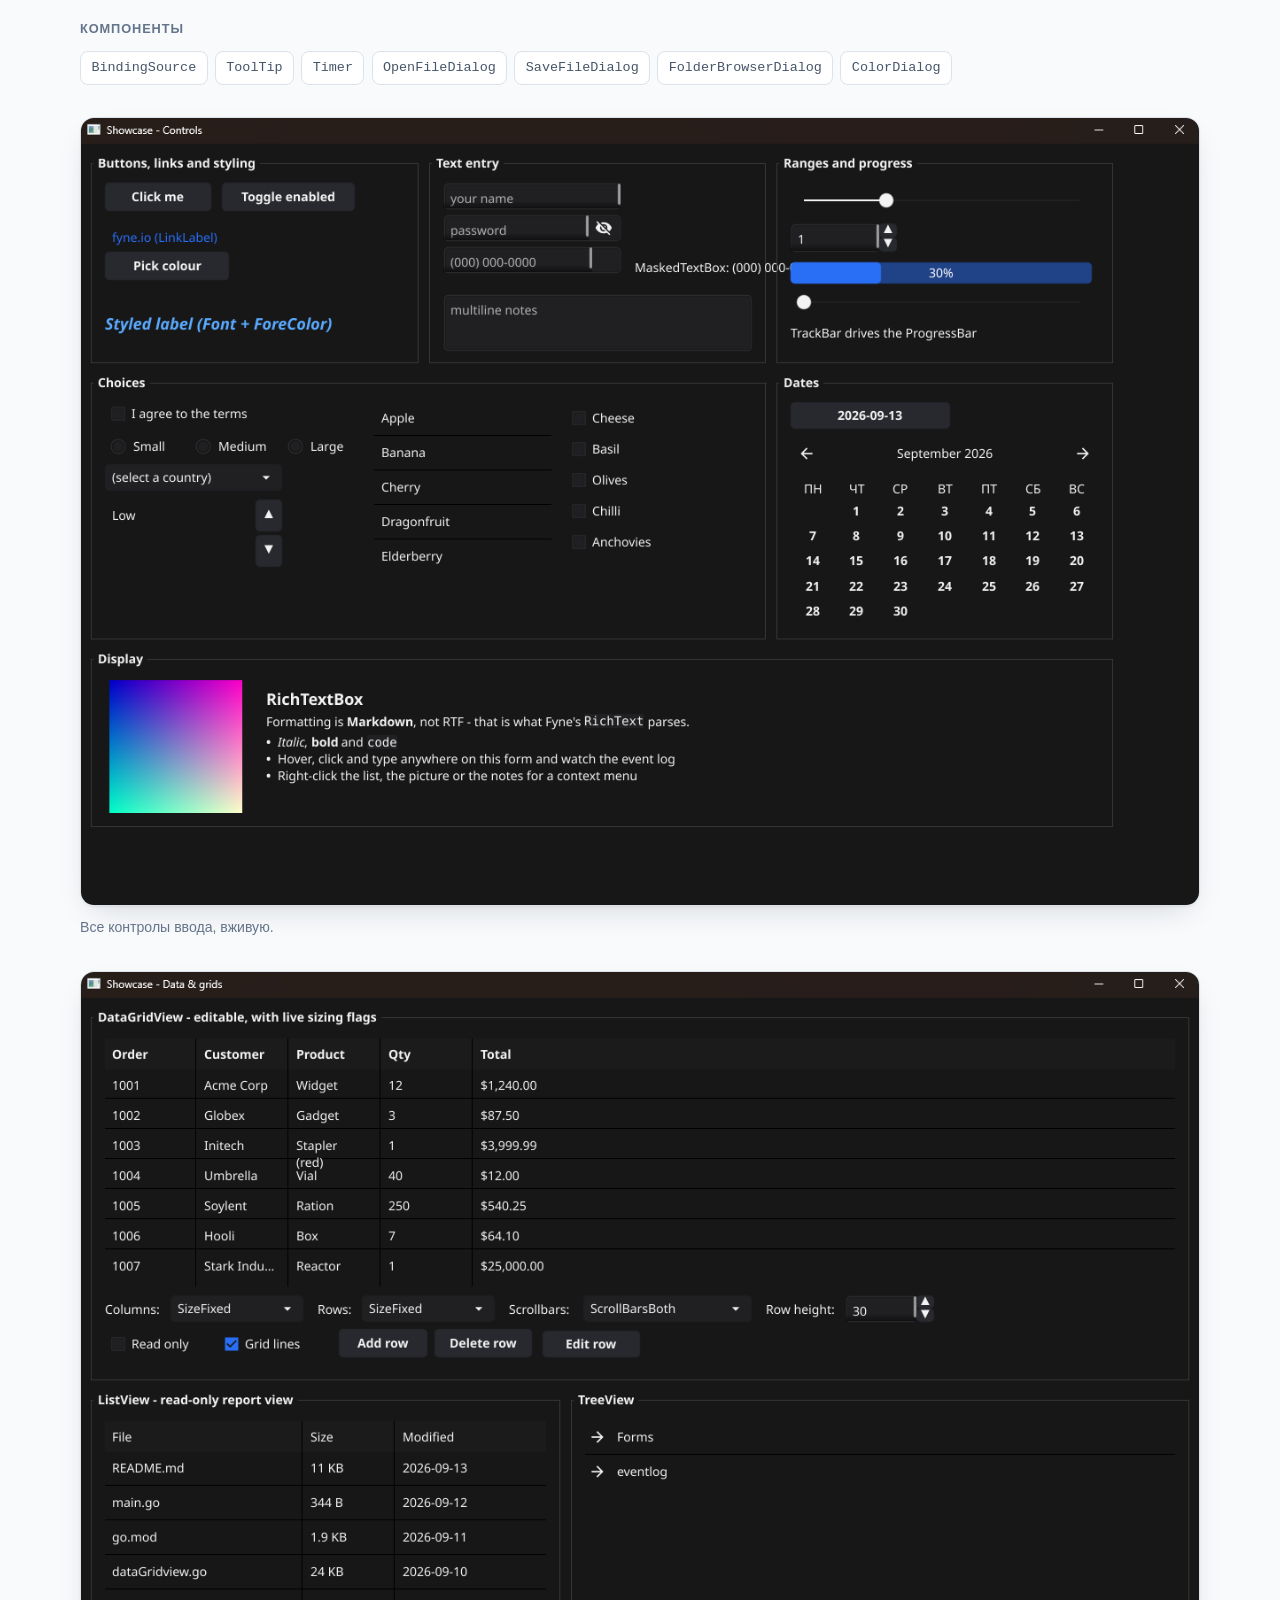
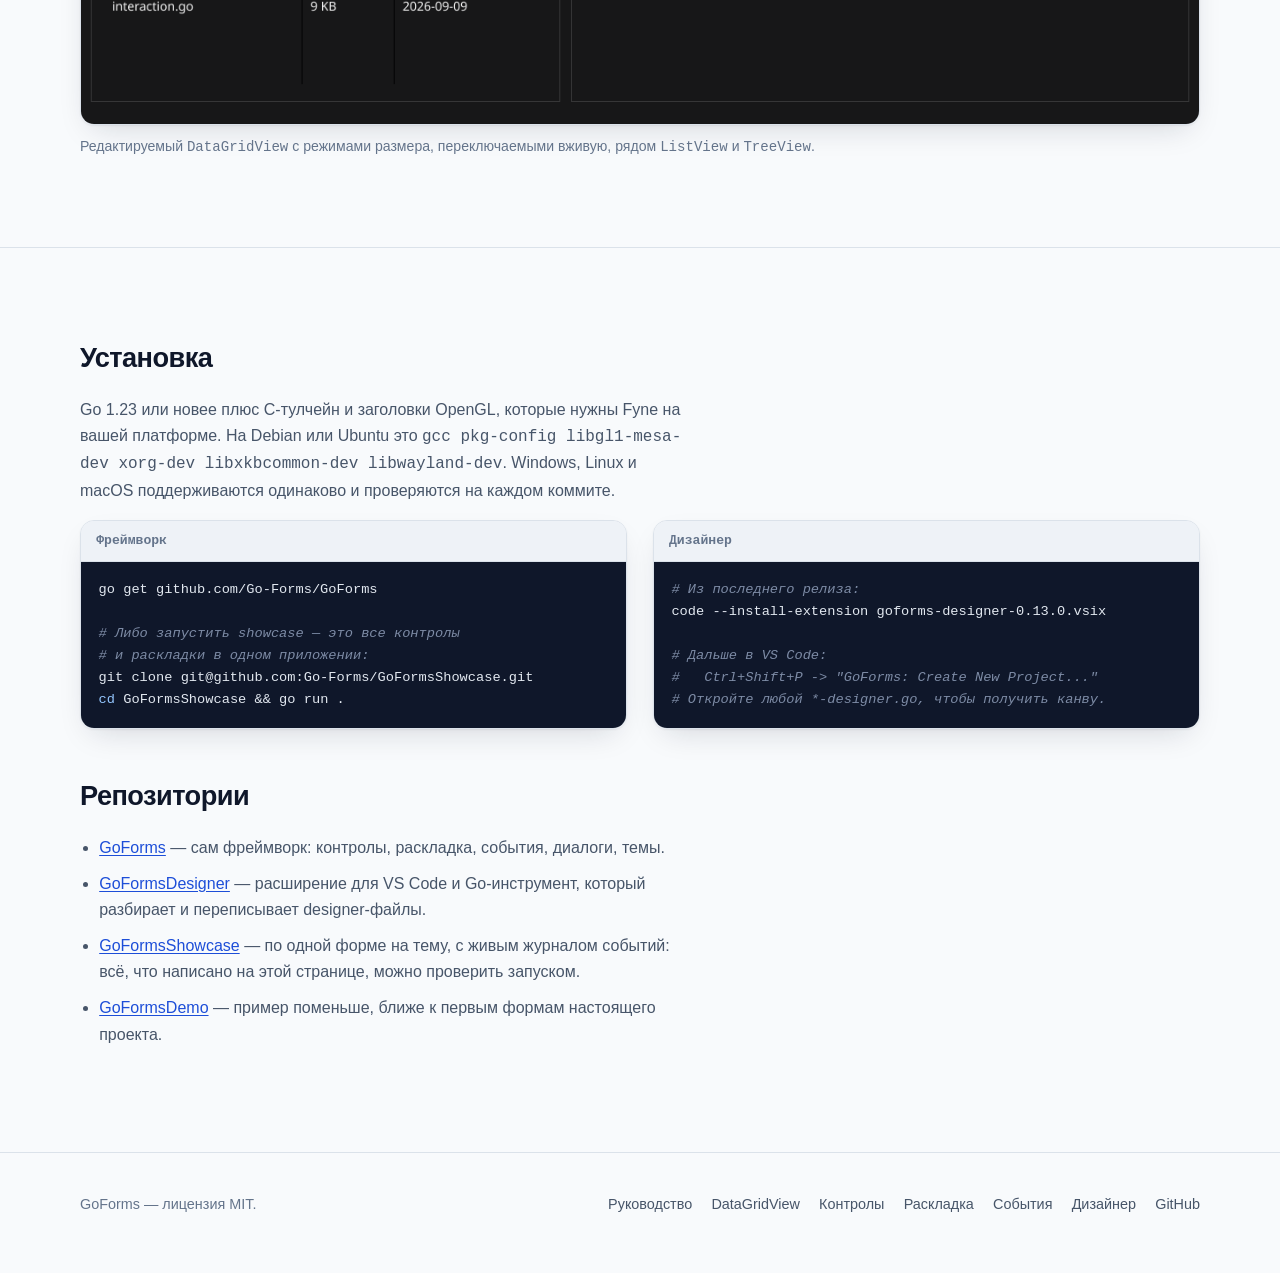
<file: site/ru/index.html>
<!doctype html>
<html lang="ru">
<head>
<meta charset="utf-8">
<meta name="viewport" content="width=device-width, initial-scale=1">
<title>GoForms — GUI-фреймворк для Go в стиле WinForms</title>
<meta name="description" content="GoForms — GUI-фреймворк для Go в стиле Windows Forms: абсолютные координаты, docking и anchoring, многоадресные события и дизайнер для VS Code, который правит сам Go-код.">
<link rel="icon" href="../assets/favicon.svg" type="image/svg+xml">
<link rel="alternate" hreflang="en" href="https://go-forms.github.io/GoForms/">
<link rel="alternate" hreflang="ru" href="https://go-forms.github.io/GoForms/ru/">
<link rel="alternate" hreflang="x-default" href="https://go-forms.github.io/GoForms/">
<link rel="stylesheet" href="../style.css">
<meta property="og:title" content="GoForms — GUI-фреймворк для Go в стиле WinForms">
<meta property="og:description" content="Абсолютные координаты, docking и anchoring, многоадресные события и дизайнер для VS Code, который правит сам Go-код.">
<meta property="og:type" content="website">
<meta property="og:image" content="../assets/layout-design.png">
</head>
<body>

<header class="topbar">
  <div class="wrap">
    <a class="brand" href="#top">
      <img src="../assets/logo.svg" alt="">
      <span>GoForms</span>
    </a>
    <nav>
      <a href="#code">Код</a>
      <a href="datagridview.html">DataGridView</a>
      <a href="#designer">Дизайнер</a>
      <a href="#controls">Контролы</a>
      <a href="#install">Установка</a>
      <a href="guide.html">Руководство</a>
      <a href="https://github.com/Go-Forms">GitHub</a>
    </nav>
    <div class="lang-switch">
      <a href="../index.html" hreflang="en">EN</a>
      <a href="index.html" aria-current="true" hreflang="ru">RU</a>
    </div>
  </div>
</header>

<main id="top">

<section class="intro">
  <div class="wrap">
    <h1>GoForms</h1>
    <p class="lead">
      GUI-фреймворк для Go, повторяющий <code translate="no">System.Windows.Forms</code>:
      контролы по <code translate="no">X, Y, Width, Height</code>, docking и anchoring,
      многоадресные события с сигнатурой <code translate="no">(sender, e)</code> и форма,
      разделённая на сгенерированную половину и написанную руками.
    </p>
    <p>
      Отрисовка, окна и ввод — от <a href="https://fyne.io">Fyne</a>, поэтому рисуется
      через GPU на Windows, Linux и macOS и собирается ещё под WebAssembly и Android.
      Всё, что выше этой границы — каталог контролов, правила раскладки, модель событий —
      это API WinForms, с именами тех типов, которые он заменяет.
    </p>
    <p>
      Дизайнер — расширение для VS Code. Он читает и пишет тот же Go-файл, который вы
      написали бы руками: никакого <code translate="no">.resx</code>, никаких ресурсных
      блобов, ничего, что открывается только инструментом.
    </p>

    <figure class="shot">
      <img src="../assets/layout-design.png" alt="Форма раскладки из showcase: закреплённые панели, привязанные кнопки, flow- и table-панели, split-контейнер с вкладками.">
      <figcaption>GoFormsShowcase с открытой формой раскладки.</figcaption>
    </figure>
  </div>
</section>

<section id="code">
  <div class="wrap">
    <h2>Форма — это два файла</h2>
    <p>
      Ровно то разделение, которое WinForms делает между
      <code translate="no">Form1.Designer.cs</code> и <code translate="no">Form1.cs</code>.
      Дизайнер пишет только первый файл; второй ваш, и он не переписывается.
    </p>

    <div class="split">
      <figure class="code">
        <figcaption translate="no">MainForm-designer.go</figcaption>
<pre translate="no"><span class="k">type</span> <span class="t">MainForm</span> <span class="k">struct</span> {
	*<span class="t">goforms.Form</span>
	btnGreet *<span class="t">goforms.Button</span>
	lblHello *<span class="t">goforms.Label</span>
}

<span class="k">func</span> (mf *<span class="t">MainForm</span>) <span class="f">initializeComponent</span>() {
	mf.lblHello = <span class="f">goforms.NewLabel</span>(<span class="s">"Hello, World!"</span>)
	mf.lblHello.<span class="f">SetBounds</span>(<span class="n">20</span>, <span class="n">20</span>, <span class="n">200</span>, <span class="n">24</span>)
	mf.<span class="f">AddControl</span>(mf.lblHello)

	mf.btnGreet = <span class="f">goforms.NewButton</span>(<span class="s">"Greet"</span>)
	mf.btnGreet.<span class="f">SetBounds</span>(<span class="n">20</span>, <span class="n">60</span>, <span class="n">100</span>, <span class="n">30</span>)
	mf.btnGreet.Click.<span class="f">Handle</span>(mf.btnGreet_Click)
	mf.<span class="f">AddControl</span>(mf.btnGreet)
}</pre>
      </figure>

      <figure class="code">
        <figcaption translate="no">MainForm.go</figcaption>
<pre translate="no"><span class="k">package</span> mainform

<span class="k">import</span> goforms <span class="s">"github.com/Go-Forms/GoForms"</span>

<span class="c">// Дизайнер написал это, когда вы привязали Click,</span>
<span class="c">// и больше сюда не возвращается.</span>
<span class="k">func</span> (mf *<span class="t">MainForm</span>) <span class="f">btnGreet_Click</span>(
	sender <span class="k">any</span>, e <span class="t">goforms.MouseEventArgs</span>,
) {
	mf.lblHello.<span class="f">SetText</span>(<span class="s">"Clicked!"</span>)
}</pre>
      </figure>
    </div>

    <h2>Что перенесено из WinForms</h2>
    <ul class="facts">
      <li><strong>Абсолютные координаты.</strong> <code translate="no">SetBounds(x, y, w, h)</code>
        ставит контрол туда, куда сказано, считая от размера, под который форма нарисована.</li>
      <li><strong>Docking и anchoring.</strong> Те же пять стилей закрепления и четыре флага
        привязки, применяемые в том же порядке: закреплённые дети режут клиентскую область,
        а остаток становится рамкой, относительно которой считаются привязки.</li>
      <li><strong>Многоадресные события.</strong> <code translate="no">Event[T]</code> ведёт себя
        как событие в C#: <code translate="no">Handle(h)</code> — это
        <code translate="no">+=</code>, обработчики выполняются в порядке добавления, сигнатура
        всегда <code translate="no">(sender any, e T)</code>.</li>
      <li><strong>Диалоги.</strong> <code translate="no">ShowDialog</code> возвращает
        <code translate="no">DialogResult</code>; message box, выбор файла, папки и цвета
        отвечают через колбэк — тулкит рисует их на UI-горутине, и блокировка была бы
        взаимной.</li>
      <li><strong>Контейнеры.</strong> Panel, GroupBox, TabControl, SplitContainer,
        FlowLayoutPanel, TableLayoutPanel — каждый раскладывает детей так же, как его
        двойник в WinForms.</li>
      <li><strong>Темы.</strong> Один литерал <code translate="no">Theme</code> задаёт вид всего
        приложения; незаполненное поле оставляет умолчание тулкита, а не превращается в пустоту.</li>
    </ul>

    <p class="note">
      Геометрия закреплённых и табличных раскладок закреплена golden-тестами: правка, которая
      сдвинет контрол на пиксель, роняет сборку, а не уезжает в релиз.
    </p>
  </div>
</section>

<section id="grid">
  <div class="wrap">
    <h2>DataGridView, привязанный к вашим структурам</h2>
    <p>
      Сетка из колонок - текстовых, флажков, кнопок, - у каждой своя ширина или режим
      размера, выравнивание и «только чтение», с правкой на месте, как в DataGridView:
      клик выделяет, второй клик или просто ввод - редактирует. Привяжите её к
      <code translate="no">BindingSource</code> со срезом структур - и каждая строка станет
      записью, а каждая колонка полем; текстовые поля, флажки и числовые поля, привязанные к
      тому же источнику, показывают текущую запись, а пользователь добавляет записи в строке
      <code>*</code> и удаляет их клавишей <kbd>Delete</kbd>.
    </p>

    <figure class="shot">
      <img src="../assets/app-dgv-bound.png" alt="Работающая форма GoForms: слева сетка клиентов, справа подробности выбранного клиента, привязанные к текстовым полям, числовому полю и флажку.">
      <figcaption>Сетка и панель подробностей, привязанные к одному срезу клиентов. Форма целиком - файл дизайнера и код - на <a href="datagridview.html#example">странице DataGridView</a>.</figcaption>
    </figure>

    <div class="split">
      <figure class="code">
        <figcaption translate="no">MainForm-designer.go</figcaption>
<pre translate="no">mf.bsCustomers = <span class="f">goforms.NewBindingSource</span>()

mf.gridCustomers.<span class="f">SetDataSource</span>(mf.bsCustomers)
mf.gridCustomers.<span class="f">SetAllowUserToAddRows</span>(<span class="k">true</span>)
mf.gridCustomers.<span class="f">SetColumnDataPropertyName</span>(<span class="n">1</span>, <span class="s">"Name"</span>)
mf.gridCustomers.<span class="f">SetColumnSizeMode</span>(<span class="n">1</span>, goforms.SizeFill)
mf.gridCustomers.<span class="f">SetColumnAlign</span>(<span class="n">3</span>, goforms.AlignRight)

mf.bsCustomers.<span class="f">Bind</span>(mf.txtName, <span class="s">"Text"</span>, <span class="s">"Name"</span>)</pre>
      </figure>
      <figure class="code">
        <figcaption translate="no">MainForm.go</figcaption>
<pre translate="no"><span class="k">func</span> (mf *<span class="t">MainForm</span>) <span class="f">MainForm_Load</span>(sender <span class="k">any</span>, e <span class="t">goforms.EventArgs</span>) {
	<span class="c">// По указателю, чтобы строка * могла дописывать в срез.</span>
	mf.bsCustomers.<span class="f">SetDataSource</span>(&amp;customers)
}

<span class="k">func</span> (mf *<span class="t">MainForm</span>) <span class="f">btnNext_Click</span>(sender <span class="k">any</span>, e <span class="t">goforms.MouseEventArgs</span>) {
	mf.bsCustomers.<span class="f">MoveNext</span>()
}</pre>
      </figure>
    </div>

    <p><a href="datagridview.html">Руководство по DataGridView</a> - колонки, размеры, редактирование, клавиши, привязка, добавление и удаление и проектирование сетки по колонкам.</p>
  </div>
</section>

<section id="designer">
  <div class="wrap">
    <h2>Дизайнер</h2>
    <p>
      Открытый в VS Code файл <code translate="no">*-designer.go</code> превращается в канву.
      Перетаскивание контрола пишет вызов конструктора, его сеттеры и поле структуры;
      перемещение переписывает границы; переименование меняет имя поля и все ссылки на него.
      Привязка события создаёт типизированную заготовку обработчика в рукописном файле,
      добавляет нужный импорт и переписывает существующую привязку, а не кладёт вторую рядом.
    </p>
    <p>
      Он работает как дизайнер Visual Studio: рамка выделения,
      <kbd>Ctrl</kbd>+<kbd>C</kbd>/<kbd>V</kbd>/<kbd>D</kbd> - копировать, вставить,
      дублировать, стрелки - сдвиг, меню по правому клику с View Code, Bring to Front и Lock,
      смарт-теги, структура документа, привязка к соседям и двойной клик, привязывающий
      событие по умолчанию. Таблицы и потоковые панели раскладывают контролы на канве ровно
      так, как будет при запуске.
    </p>
    <p>
      Меню правятся деревом прямо на полосе меню канвы; <code translate="no">ToolTip</code>
      добавляет каждому контролу поле подсказки, <code translate="no">BindingSource</code> -
      группу <em>(DataBindings)</em>; картинка копируется в папку формы и встраивается через
      <code translate="no">go:embed</code>. Сетка проектируется по колонкам: кликните по
      заголовку на канве - и панель покажет эту колонку.
    </p>
    <p>
      Каждая правка заканчивается уборкой, а файл записывается в форме gofmt, поэтому правка
      из дизайнера и правка руками дают один и тот же результат. Он же создаёт проекты и
      формы (пустую, диалог, «О программе», вход, заставку), открывает тему проекта как
      визуальный редактор и собирает и запускает проект под десктоп, браузер или
      подключённый телефон.
    </p>

    <figure class="shot">
      <img src="../assets/designer-dgv-column.png" alt="Дизайнер: колонка Credit сетки выбрана по заголовку на канве, в панели свойств группа Column с HeaderText, ColumnType, DataPropertyName, Width, AutoSizeMode, Alignment, ReadOnly и Visible.">
      <figcaption>Колонка сетки, выбранная по заголовку: панель правит её подпись, тип, поле, ширину, режим размера, выравнивание, «только чтение» и видимость.</figcaption>
    </figure>

    <figure class="shot">
      <img src="../assets/designer-menu.png" alt="Дизайнер с выбранным MenuStrip: его пункты деревом в панели свойств, у каждого поле обработчика клика, кнопки вложения и флажок отключения; над канвой нарисована полоса меню формы.">
      <figcaption>Пункты полосы меню деревом: обработчик на пункт, вложенность, разделители, отключённые пункты.</figcaption>
    </figure>

    <figure class="shot">
      <img src="../assets/designer-canvas.png" alt="VS Code с формой GoForms на канве дизайнера, справа свойства выбранного контрола и его события.">
      <figcaption>Дизайнер с открытой ControlsForm. Панель справа — выбранный контрол: имя, границы, свойства и все его события.</figcaption>
    </figure>

    <p>Все жесты, клавиши и команды - в <a href="guide.html#designer-basics">руководстве</a>.</p>
  </div>
</section>

<section id="controls">
  <div class="wrap">
    <h2>Каталог контролов</h2>
    <p>Все типы ниже есть в тулбоксе дизайнера и понятны генератору кода. У компонентов нет места на форме - они лежат в лотке под канвой.</p>

    <div class="catalog-group">
      <h3>Основные контролы</h3>
      <div class="chips">
        <span class="chip" translate="no">Label</span><span class="chip" translate="no">Button</span><span class="chip" translate="no">TextBox</span>
        <span class="chip" translate="no">MaskedTextBox</span><span class="chip" translate="no">RichTextBox</span><span class="chip" translate="no">CheckBox</span>
        <span class="chip" translate="no">RadioButton</span><span class="chip" translate="no">ComboBox</span><span class="chip" translate="no">ListBox</span>
        <span class="chip" translate="no">CheckedListBox</span><span class="chip" translate="no">PictureBox</span><span class="chip" translate="no">ProgressBar</span>
        <span class="chip" translate="no">TrackBar</span><span class="chip" translate="no">ScrollBar</span><span class="chip" translate="no">NumericUpDown</span>
        <span class="chip" translate="no">DomainUpDown</span><span class="chip" translate="no">DateTimePicker</span><span class="chip" translate="no">MonthCalendar</span>
        <span class="chip" translate="no">LinkLabel</span><span class="chip" translate="no">ColorPickerButton</span>
      </div>
    </div>

    <div class="catalog-group">
      <h3>Контейнеры</h3>
      <div class="chips">
        <span class="chip" translate="no">Panel</span><span class="chip" translate="no">GroupBox</span><span class="chip" translate="no">TabControl</span>
        <span class="chip" translate="no">SplitContainer</span><span class="chip" translate="no">FlowLayoutPanel</span>
        <span class="chip" translate="no">TableLayoutPanel</span><span class="chip" translate="no">ScrollBox</span>
        <span class="chip" translate="no">ViewContainer</span><span class="chip" translate="no">Splitter</span>
      </div>
    </div>

    <div class="catalog-group">
      <h3>Меню и панели</h3>
      <div class="chips">
        <span class="chip" translate="no">MenuStrip</span><span class="chip" translate="no">ToolStrip</span>
        <span class="chip" translate="no">StatusStrip</span><span class="chip" translate="no">ContextMenu</span>
      </div>
    </div>

    <div class="catalog-group">
      <h3>Данные</h3>
      <div class="chips">
        <span class="chip" translate="no">DataGridView</span><span class="chip" translate="no">ListView</span><span class="chip" translate="no">TreeView</span>
      </div>
    </div>

    <div class="catalog-group">
      <h3>Компоненты</h3>
      <div class="chips">
        <span class="chip" translate="no">BindingSource</span><span class="chip" translate="no">ToolTip</span><span class="chip" translate="no">Timer</span>
        <span class="chip" translate="no">OpenFileDialog</span><span class="chip" translate="no">SaveFileDialog</span>
        <span class="chip" translate="no">FolderBrowserDialog</span><span class="chip" translate="no">ColorDialog</span>
      </div>
    </div>

    <figure class="shot">
      <img src="../assets/form-controls.png" alt="Форма GoForms с текстовыми полями, комбобоксами, чекбоксами, ползунками и счётчиками.">
      <figcaption>Все контролы ввода, вживую.</figcaption>
    </figure>

    <figure class="shot">
      <img src="../assets/form-data.png" alt="Редактируемый DataGridView с переключателями режимов размера рядом с ListView и TreeView.">
      <figcaption>Редактируемый <code translate="no">DataGridView</code> с режимами размера, переключаемыми вживую, рядом <code translate="no">ListView</code> и <code translate="no">TreeView</code>.</figcaption>
    </figure>
  </div>
</section>

<section id="install">
  <div class="wrap">
    <h2>Установка</h2>
    <p>
      Go 1.23 или новее плюс C-тулчейн и заголовки OpenGL, которые нужны Fyne на вашей
      платформе. На Debian или Ubuntu это
      <code translate="no">gcc pkg-config libgl1-mesa-dev xorg-dev libxkbcommon-dev libwayland-dev</code>.
      Windows, Linux и macOS поддерживаются одинаково и проверяются на каждом коммите.
    </p>

    <div class="split">
      <figure class="code">
        <figcaption>Фреймворк</figcaption>
<pre translate="no">go get github.com/Go-Forms/GoForms

<span class="c"># Либо запустить showcase — это все контролы</span>
<span class="c"># и раскладки в одном приложении:</span>
git clone git@github.com:Go-Forms/GoFormsShowcase.git
<span class="k">cd</span> GoFormsShowcase &amp;&amp; go run .</pre>
      </figure>

      <figure class="code">
        <figcaption>Дизайнер</figcaption>
<pre translate="no"><span class="c"># Из последнего релиза:</span>
code --install-extension goforms-designer-<span data-latest-version>0.13.0</span>.vsix

<span class="c"># Дальше в VS Code:</span>
<span class="c">#   Ctrl+Shift+P -> "GoForms: Create New Project..."</span>
<span class="c"># Откройте любой *-designer.go, чтобы получить канву.</span></pre>
      </figure>
    </div>

    <h2>Репозитории</h2>
    <ul class="facts">
      <li><a href="https://github.com/Go-Forms/GoForms">GoForms</a> — сам фреймворк:
        контролы, раскладка, события, диалоги, темы.</li>
      <li><a href="https://github.com/Go-Forms/GoFormsDesigner">GoFormsDesigner</a> —
        расширение для VS Code и Go-инструмент, который разбирает и переписывает
        designer-файлы.</li>
      <li><a href="https://github.com/Go-Forms/GoFormsShowcase">GoFormsShowcase</a> — по одной
        форме на тему, с живым журналом событий: всё, что написано на этой странице, можно
        проверить запуском.</li>
      <li><a href="https://github.com/Go-Forms/GoFormsDemo">GoFormsDemo</a> — пример поменьше,
        ближе к первым формам настоящего проекта.</li>
    </ul>
  </div>
</section>

</main>

<footer>
  <div class="wrap">
    <span>GoForms — лицензия MIT.</span>
    <nav>
      <a href="guide.html">Руководство</a>
      <a href="datagridview.html">DataGridView</a>
      <a href="https://github.com/Go-Forms/GoForms/blob/main/docs/controls.md">Контролы</a>
      <a href="https://github.com/Go-Forms/GoForms/blob/main/docs/layout.md">Раскладка</a>
      <a href="https://github.com/Go-Forms/GoForms/blob/main/docs/events.md">События</a>
      <a href="https://github.com/Go-Forms/GoForms/blob/main/docs/designer.md">Дизайнер</a>
      <a href="https://github.com/Go-Forms">GitHub</a>
    </nav>
  </div>
</footer>

<script>
// Версия в команде установки, вшитая в HTML, устаревает со следующим релизом.
// Спрашиваем у GitHub последнюю; то, что уже написано в странице, остаётся
// запасным вариантом, поэтому заблокированный запрос ничего не ломает.
(function () {
	var slots = document.querySelectorAll('[data-latest-version]');
	if (!slots.length || !window.fetch) return;

	fetch('https://api.github.com/repos/Go-Forms/GoFormsDesigner/releases/latest')
		.then(function (r) { return r.ok ? r.json() : null; })
		.then(function (data) {
			var tag = data && data.tag_name;
			if (!tag) return;
			var version = String(tag).replace(/^v/, '');
			if (!/^\d+\.\d+\.\d+$/.test(version)) return;
			slots.forEach(function (el) { el.textContent = version; });
		})
		.catch(function () { /* остаётся запасной вариант */ });
})();
</script>

</body>
</html>
</file>
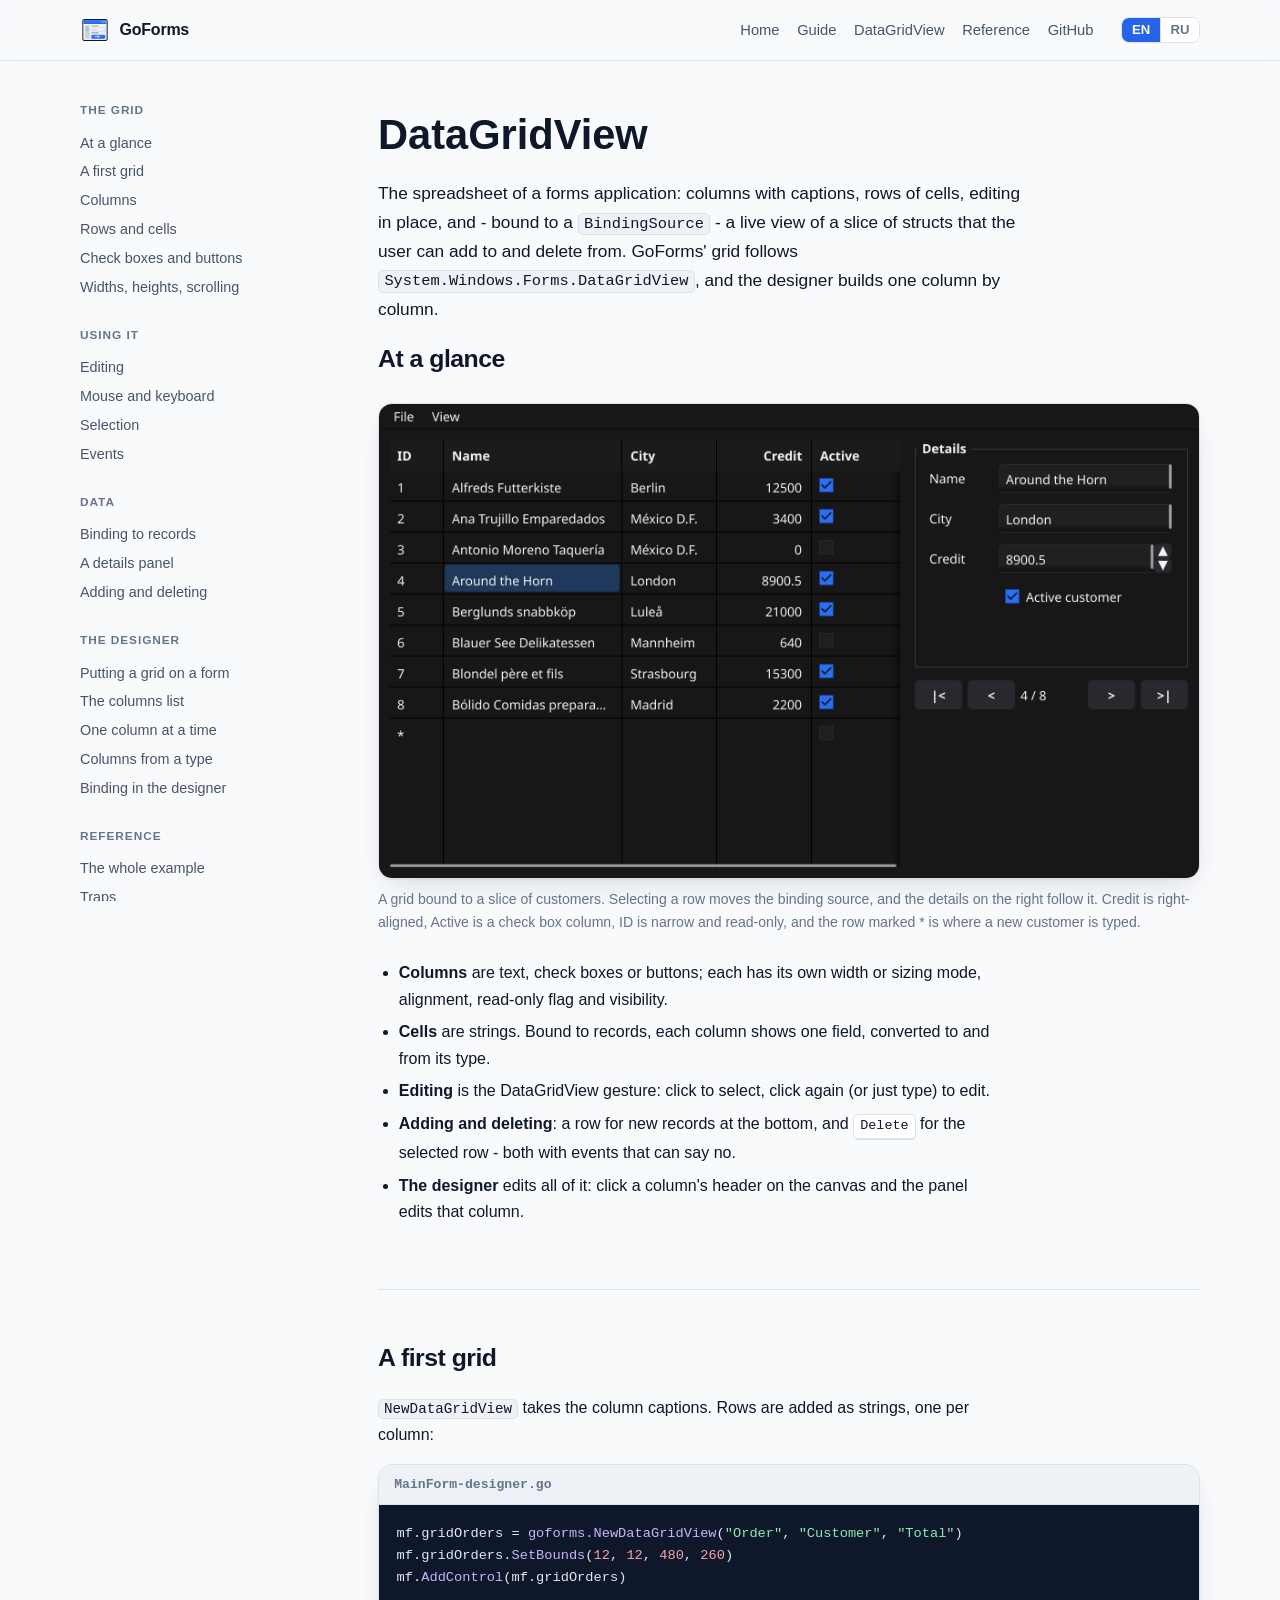
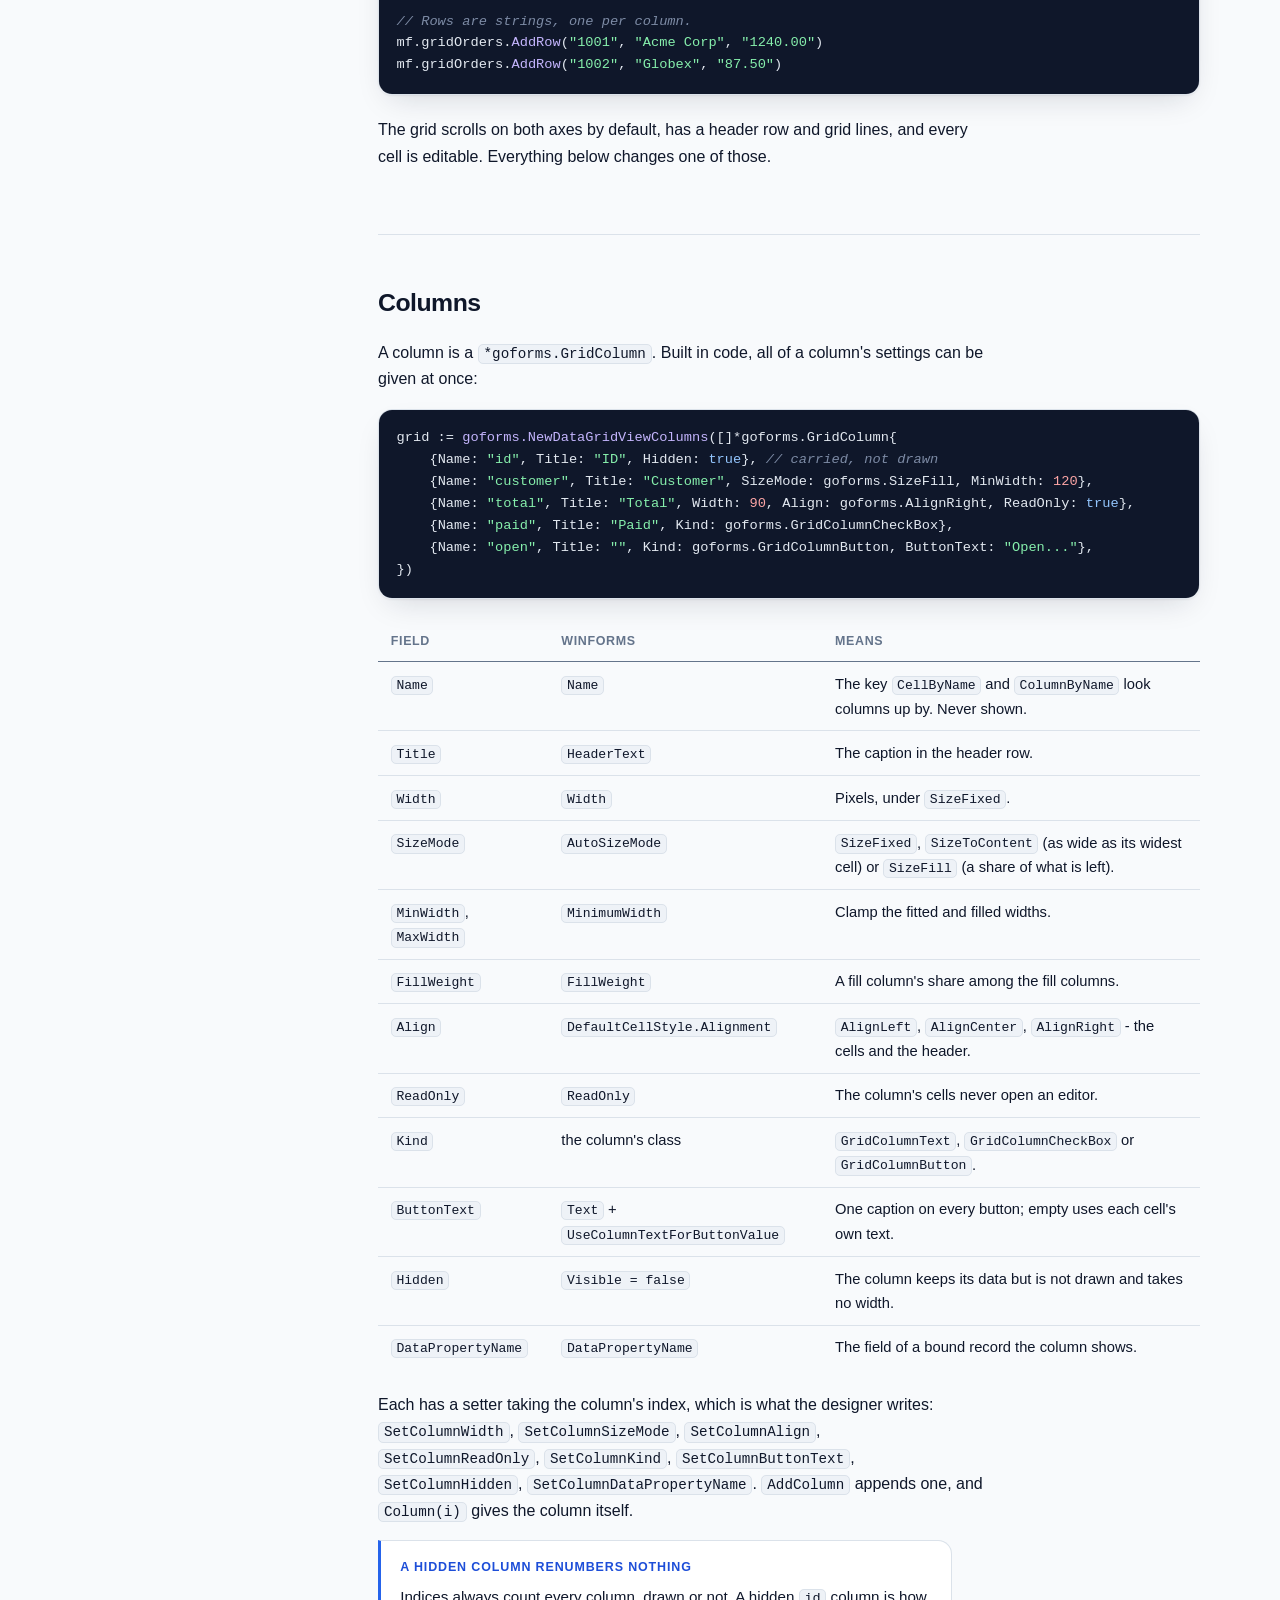
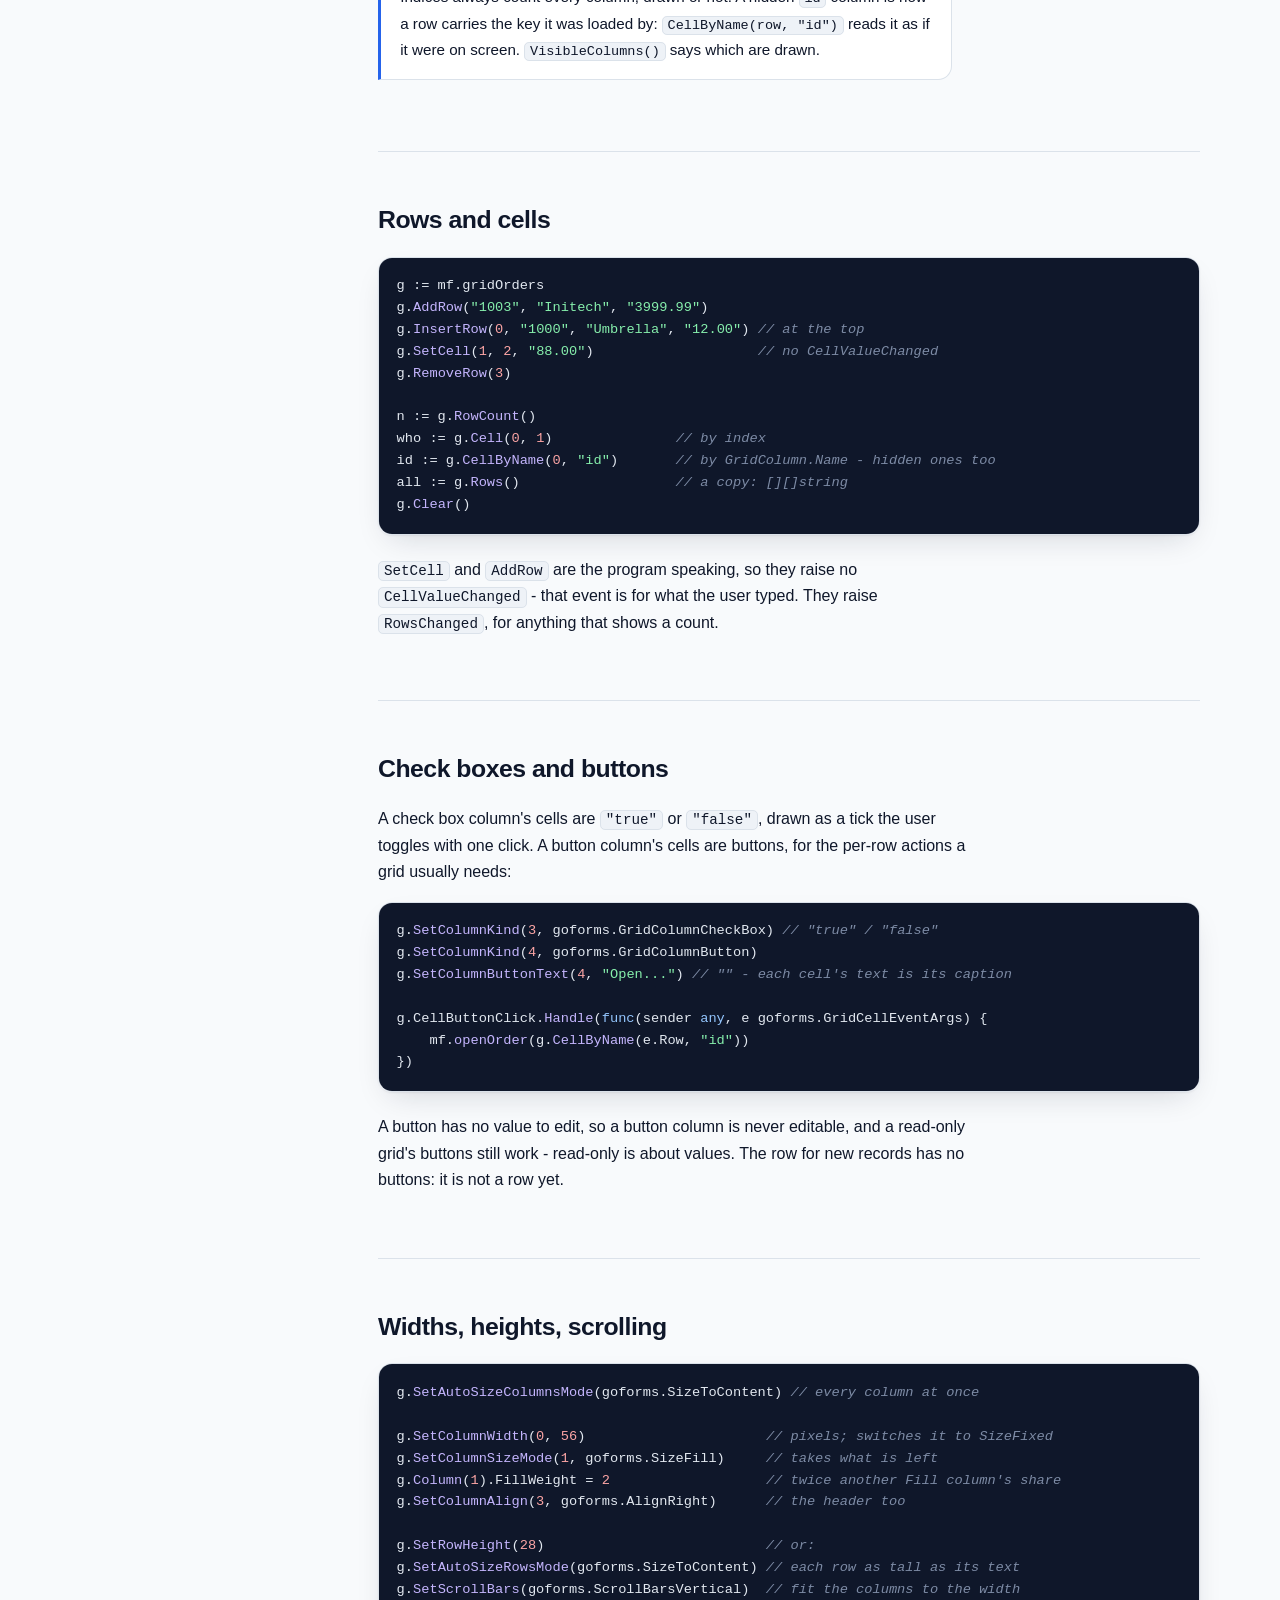
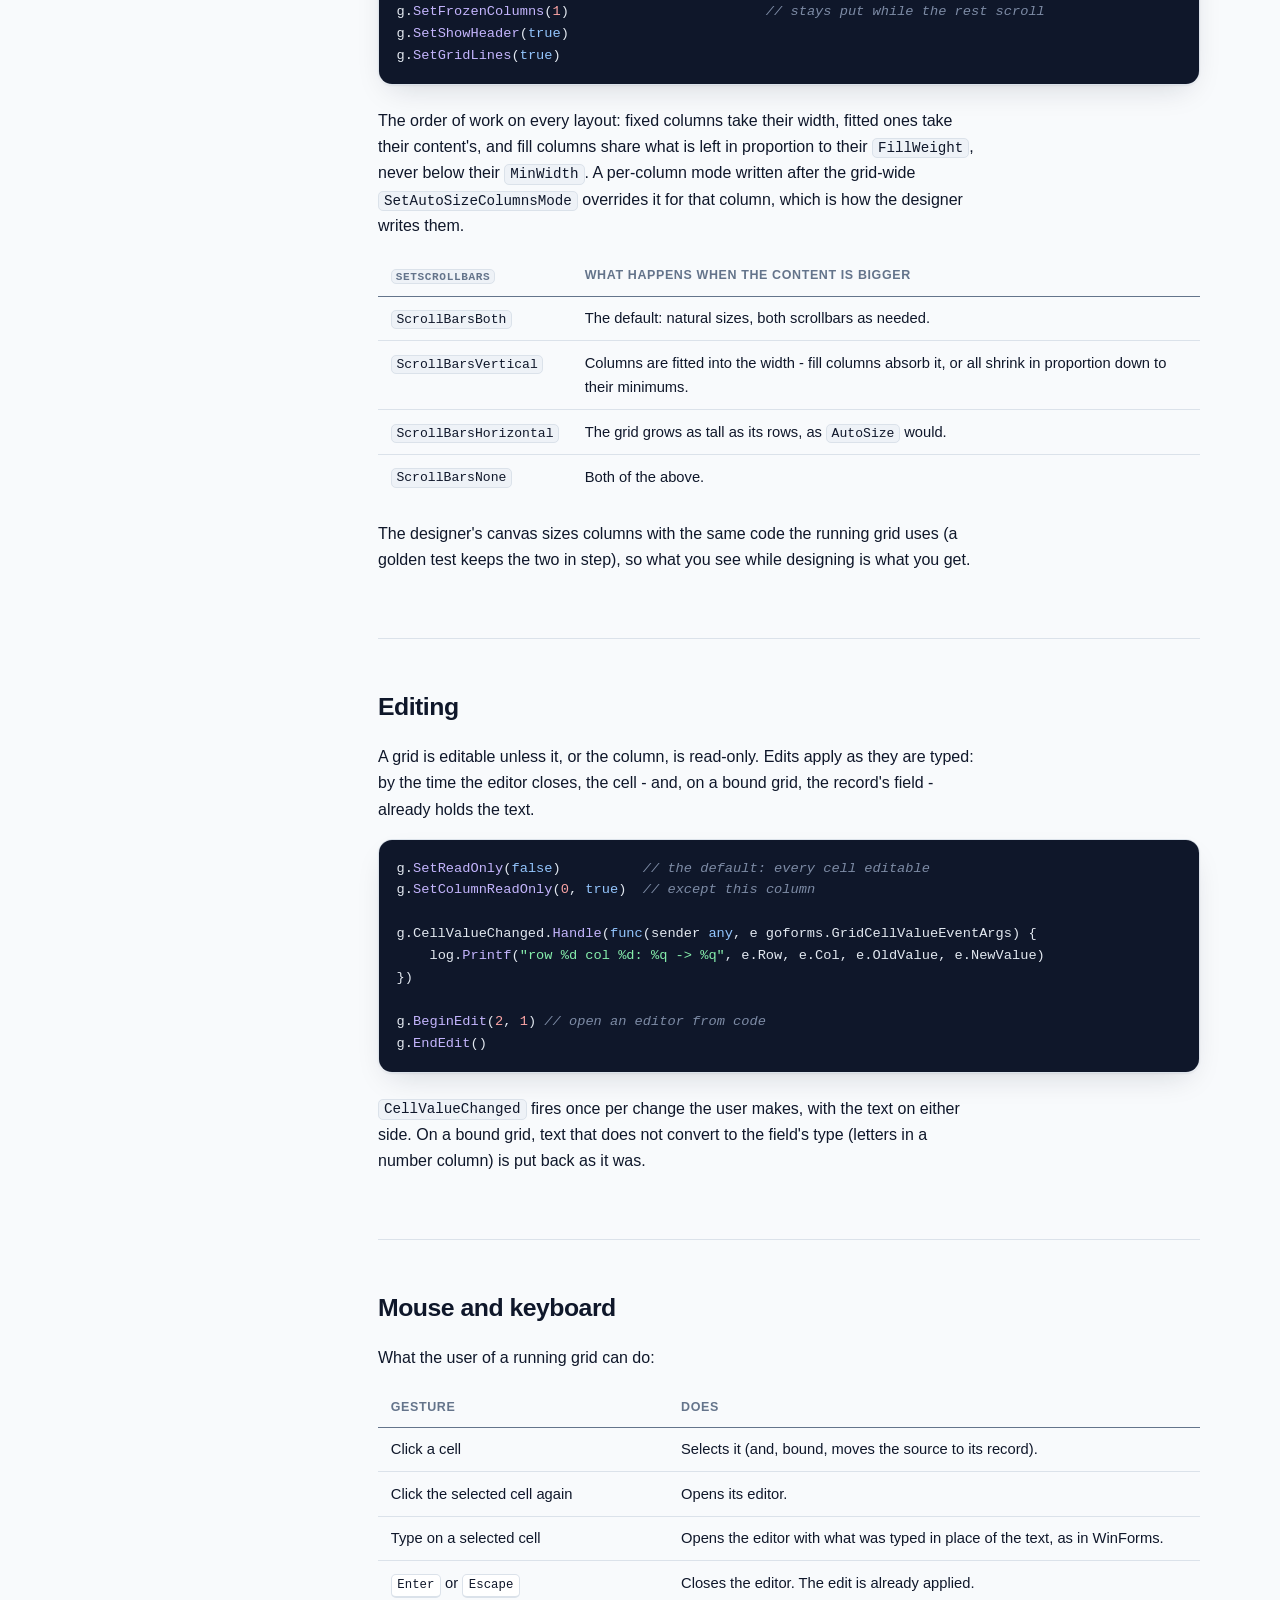
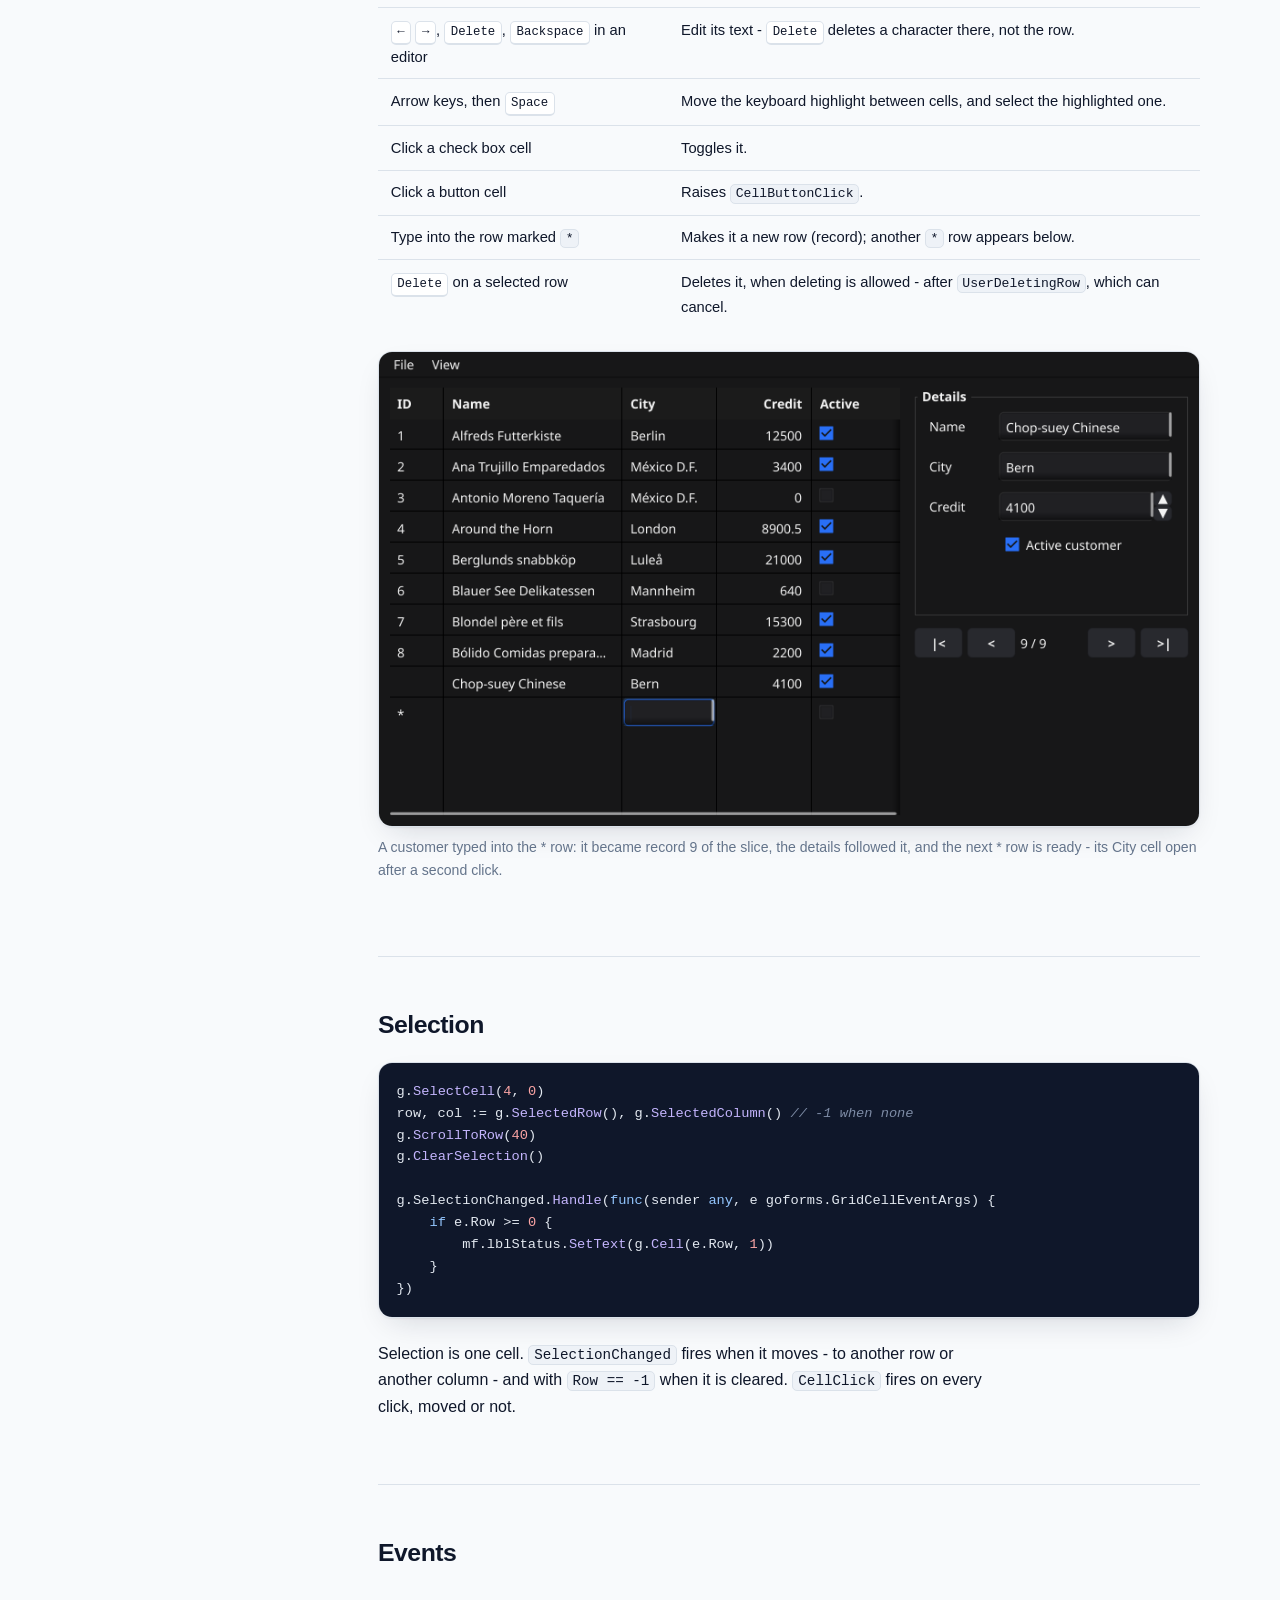
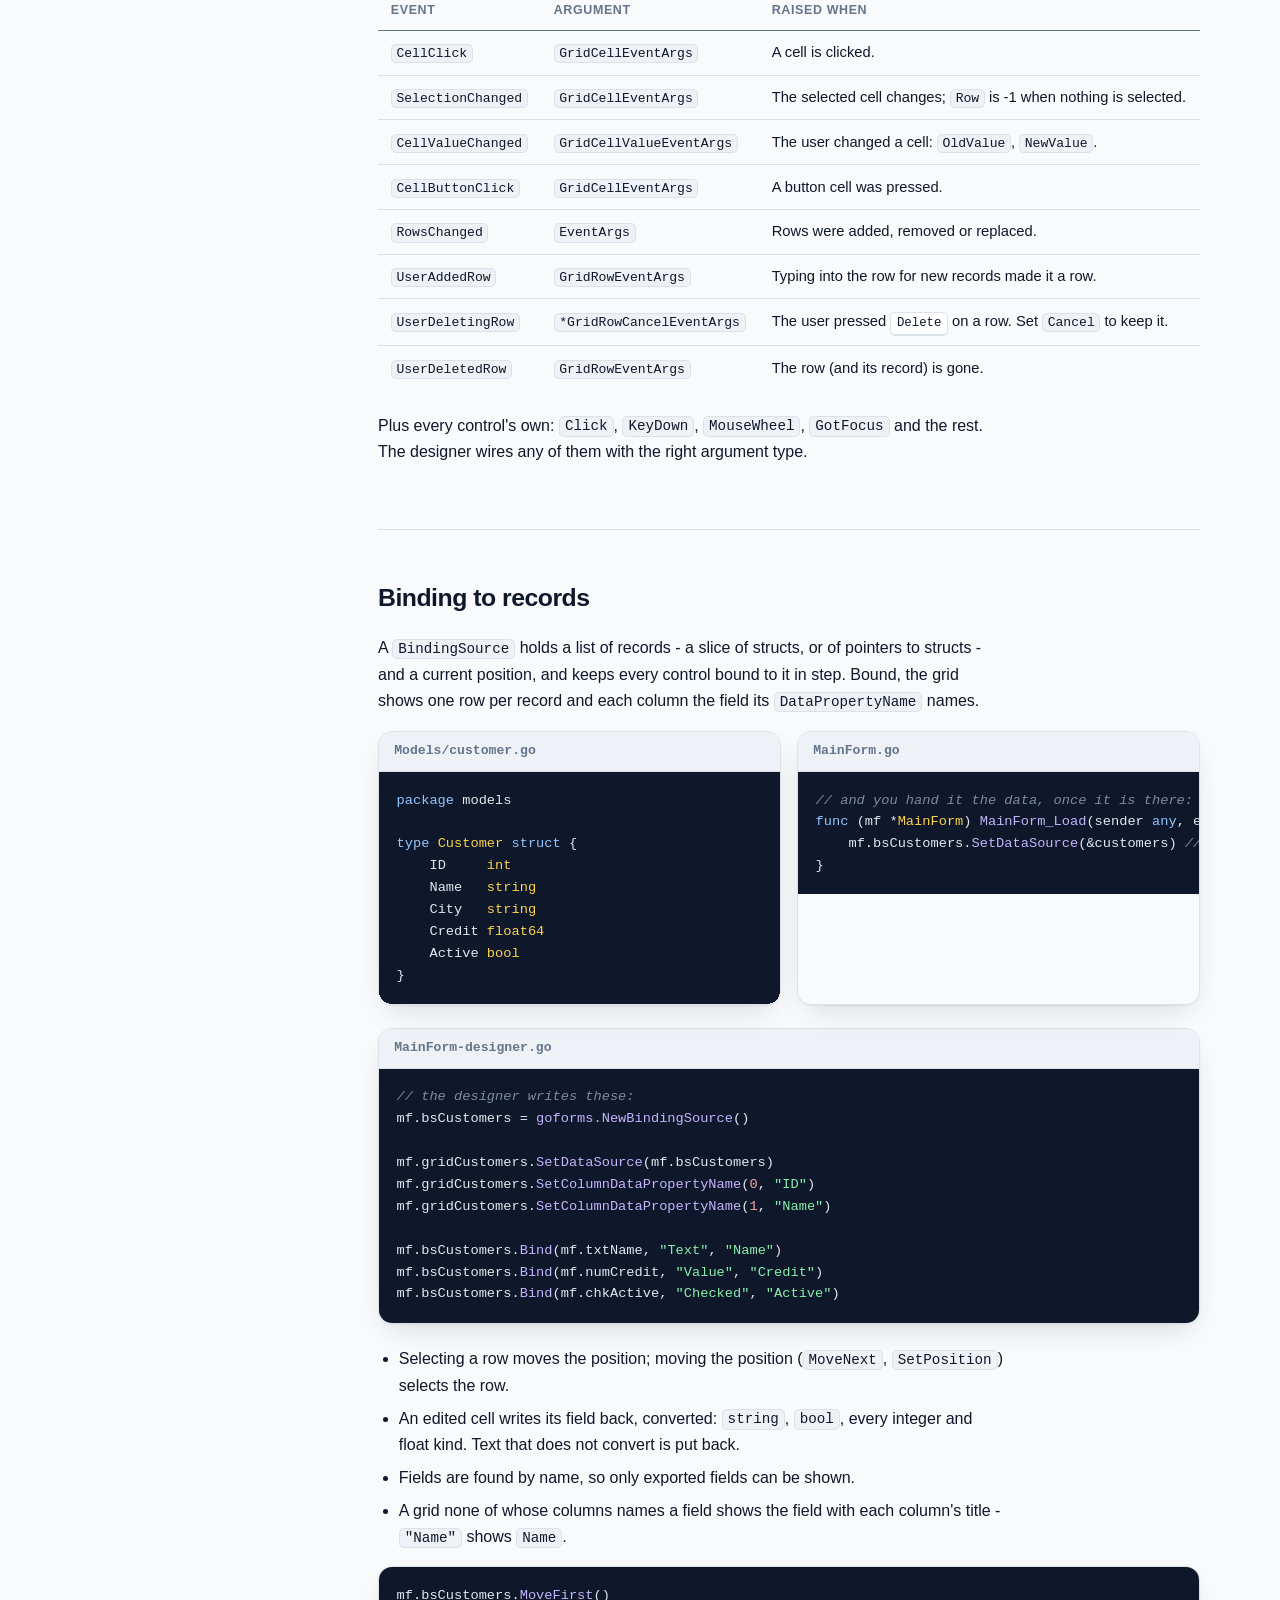
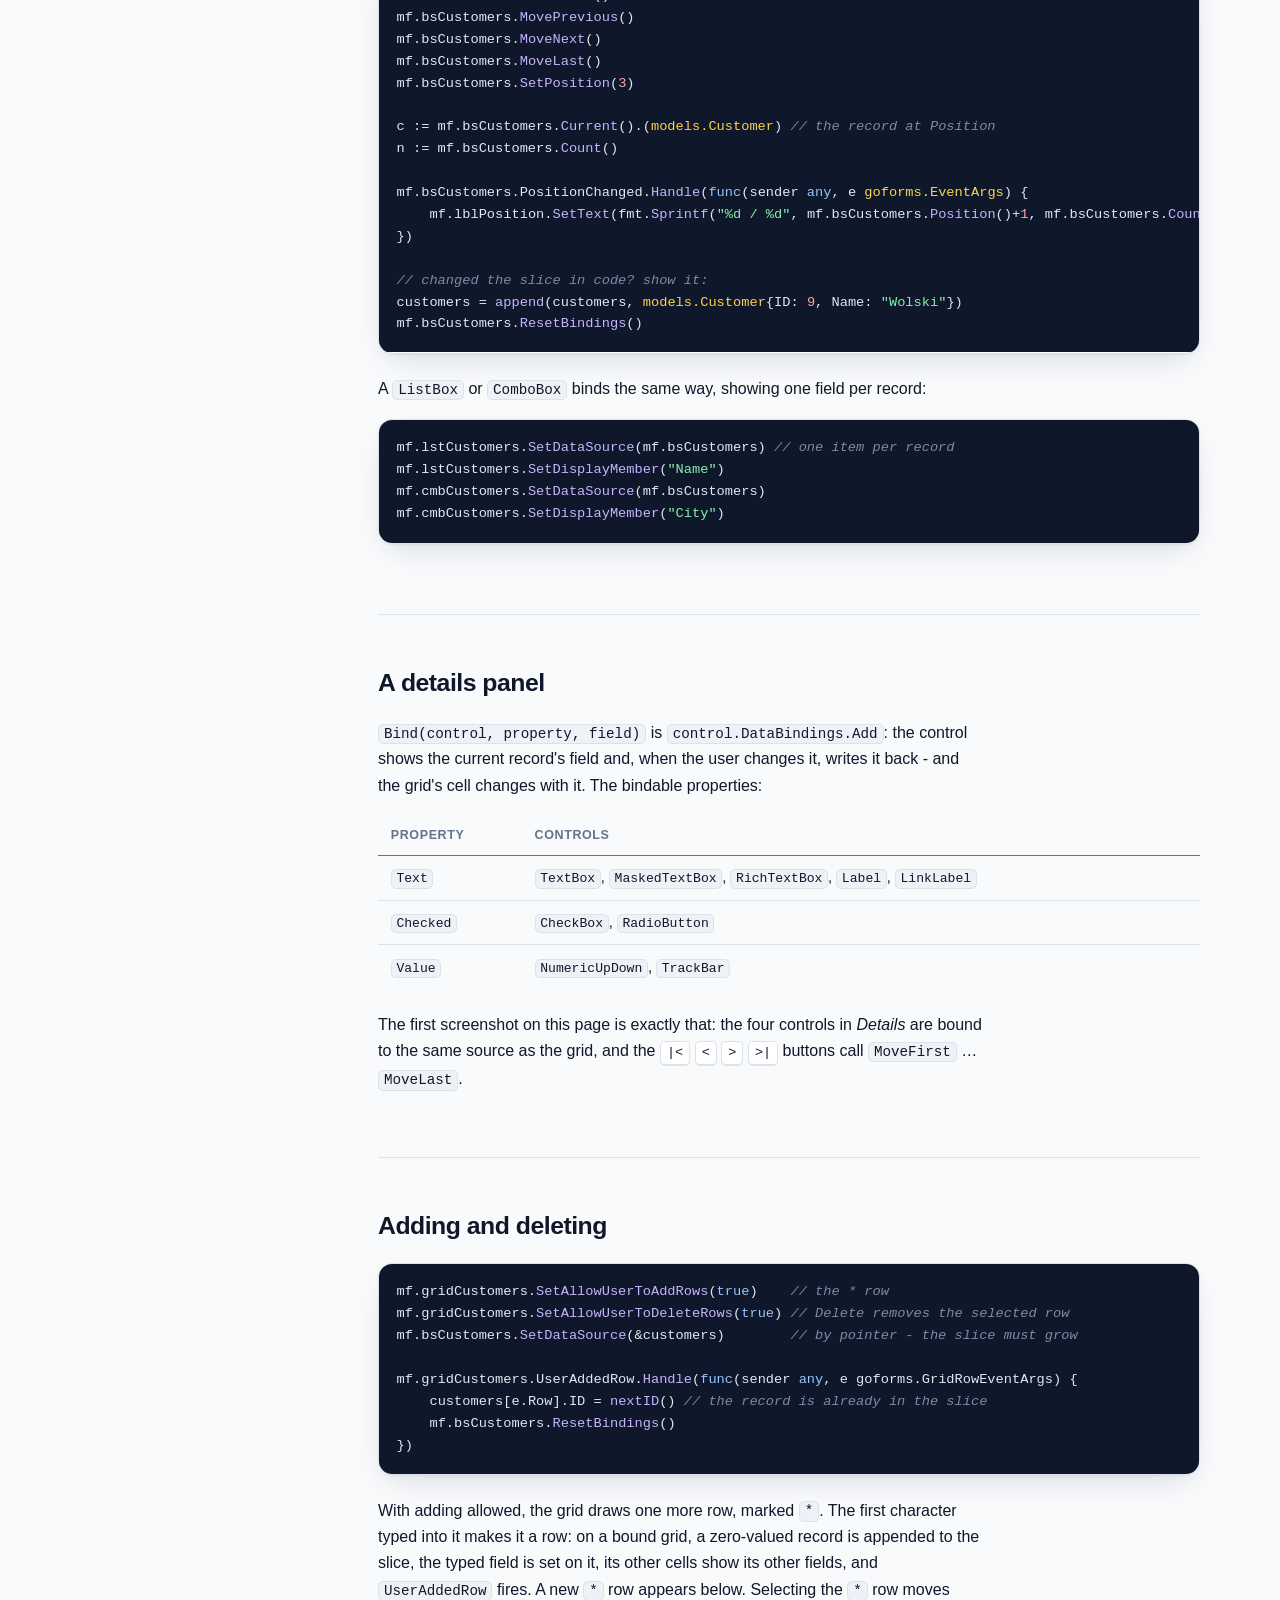
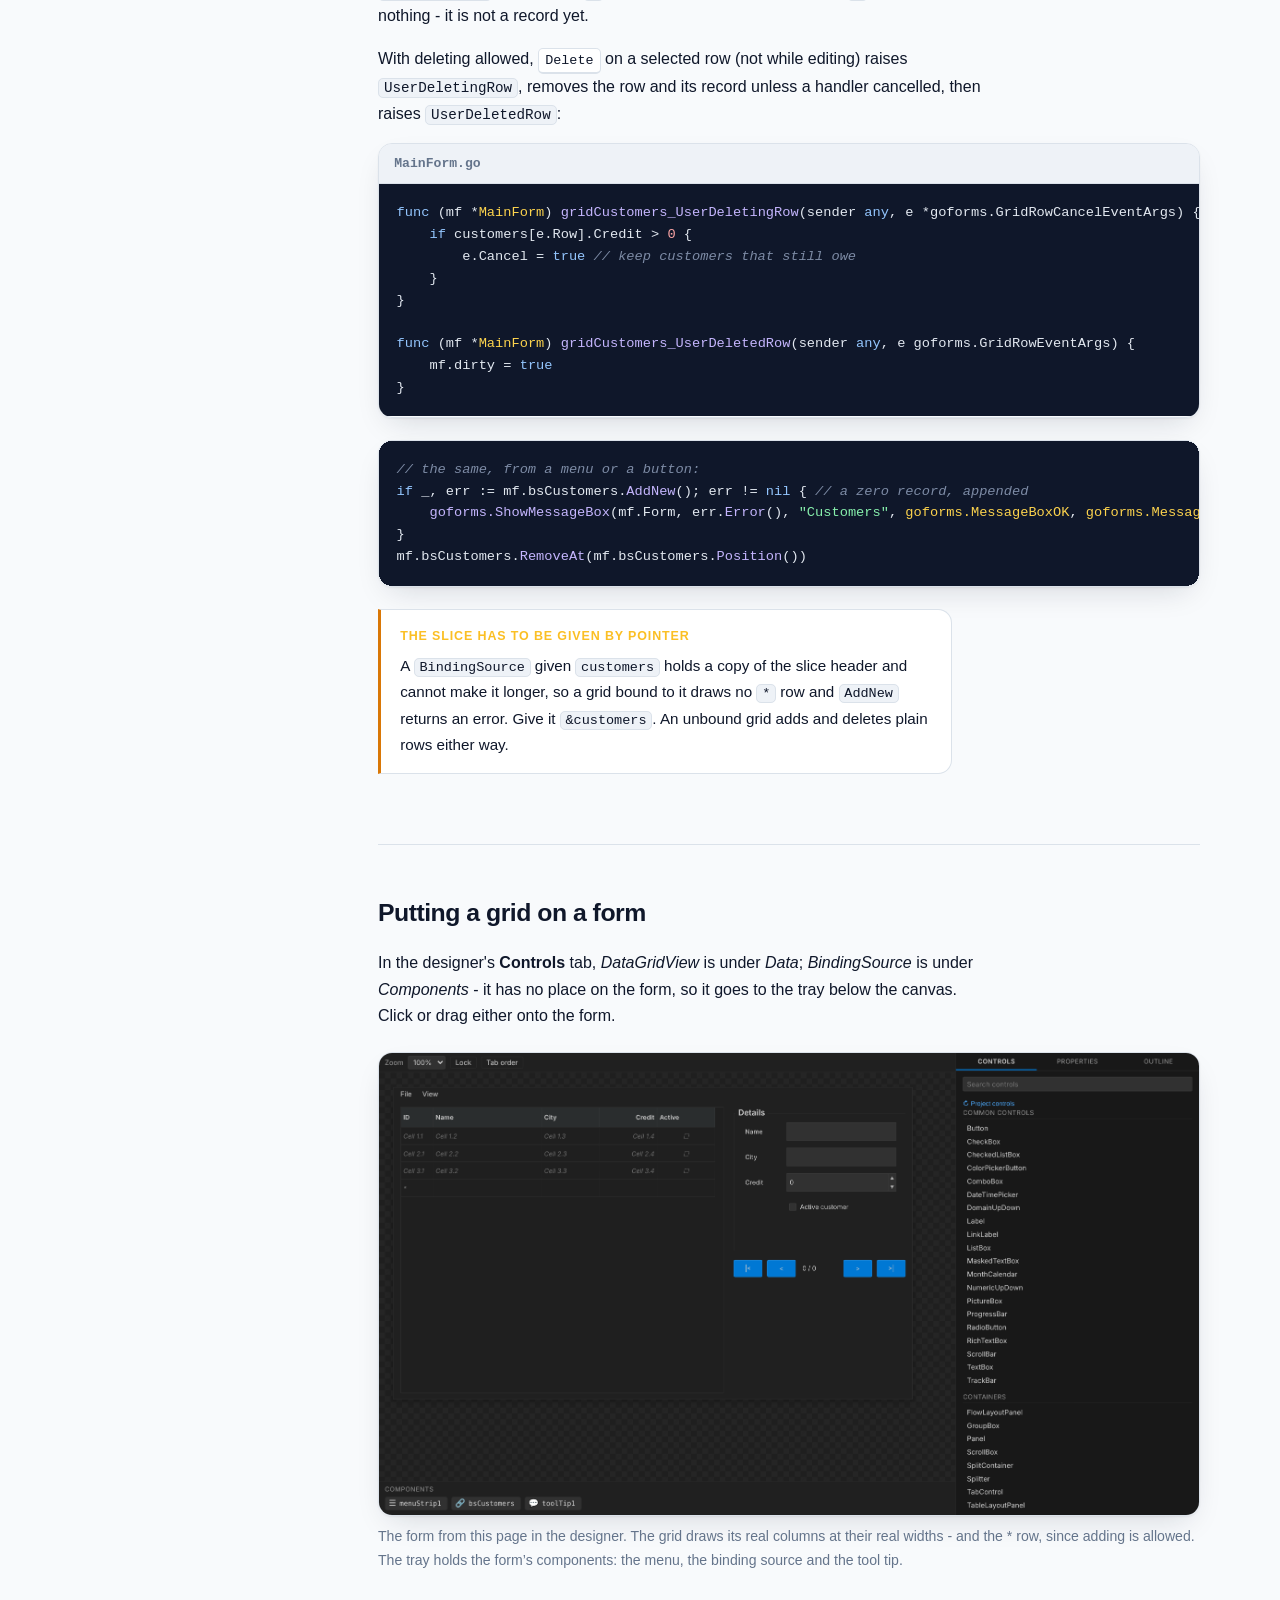
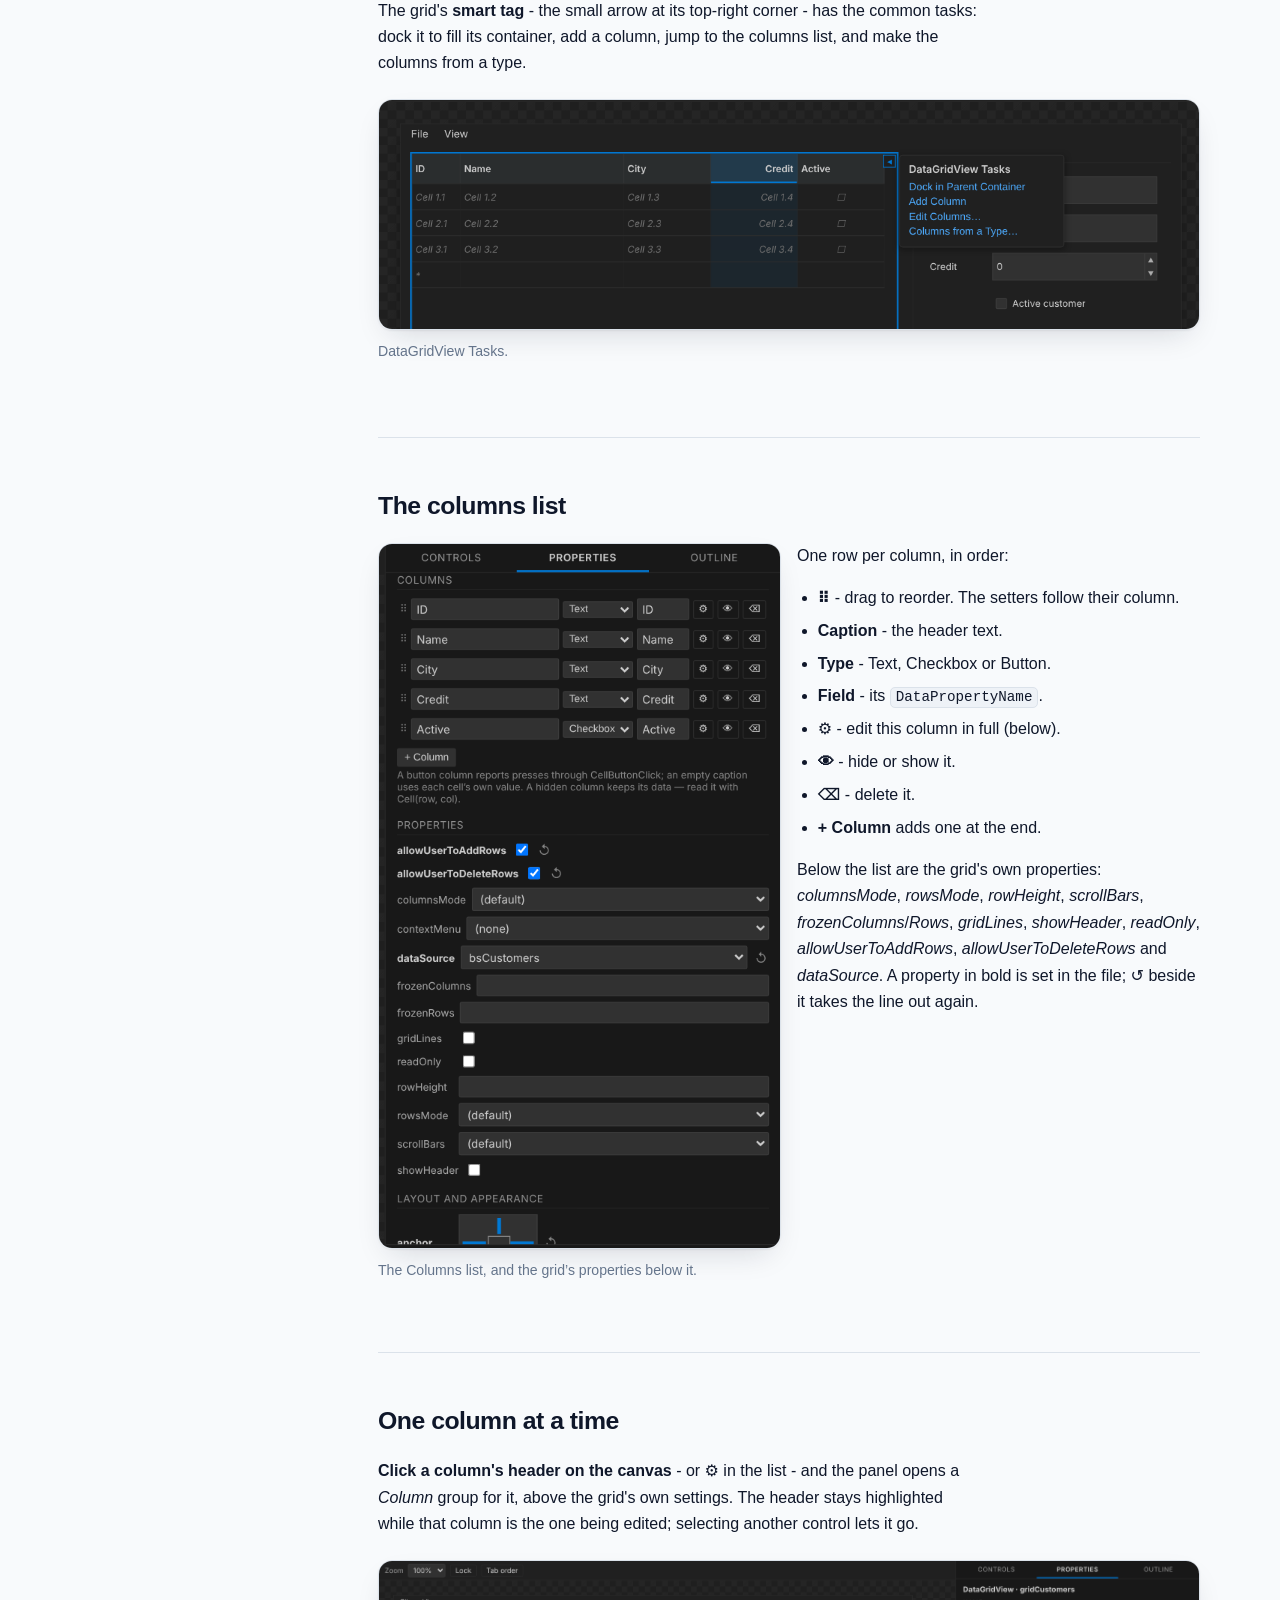
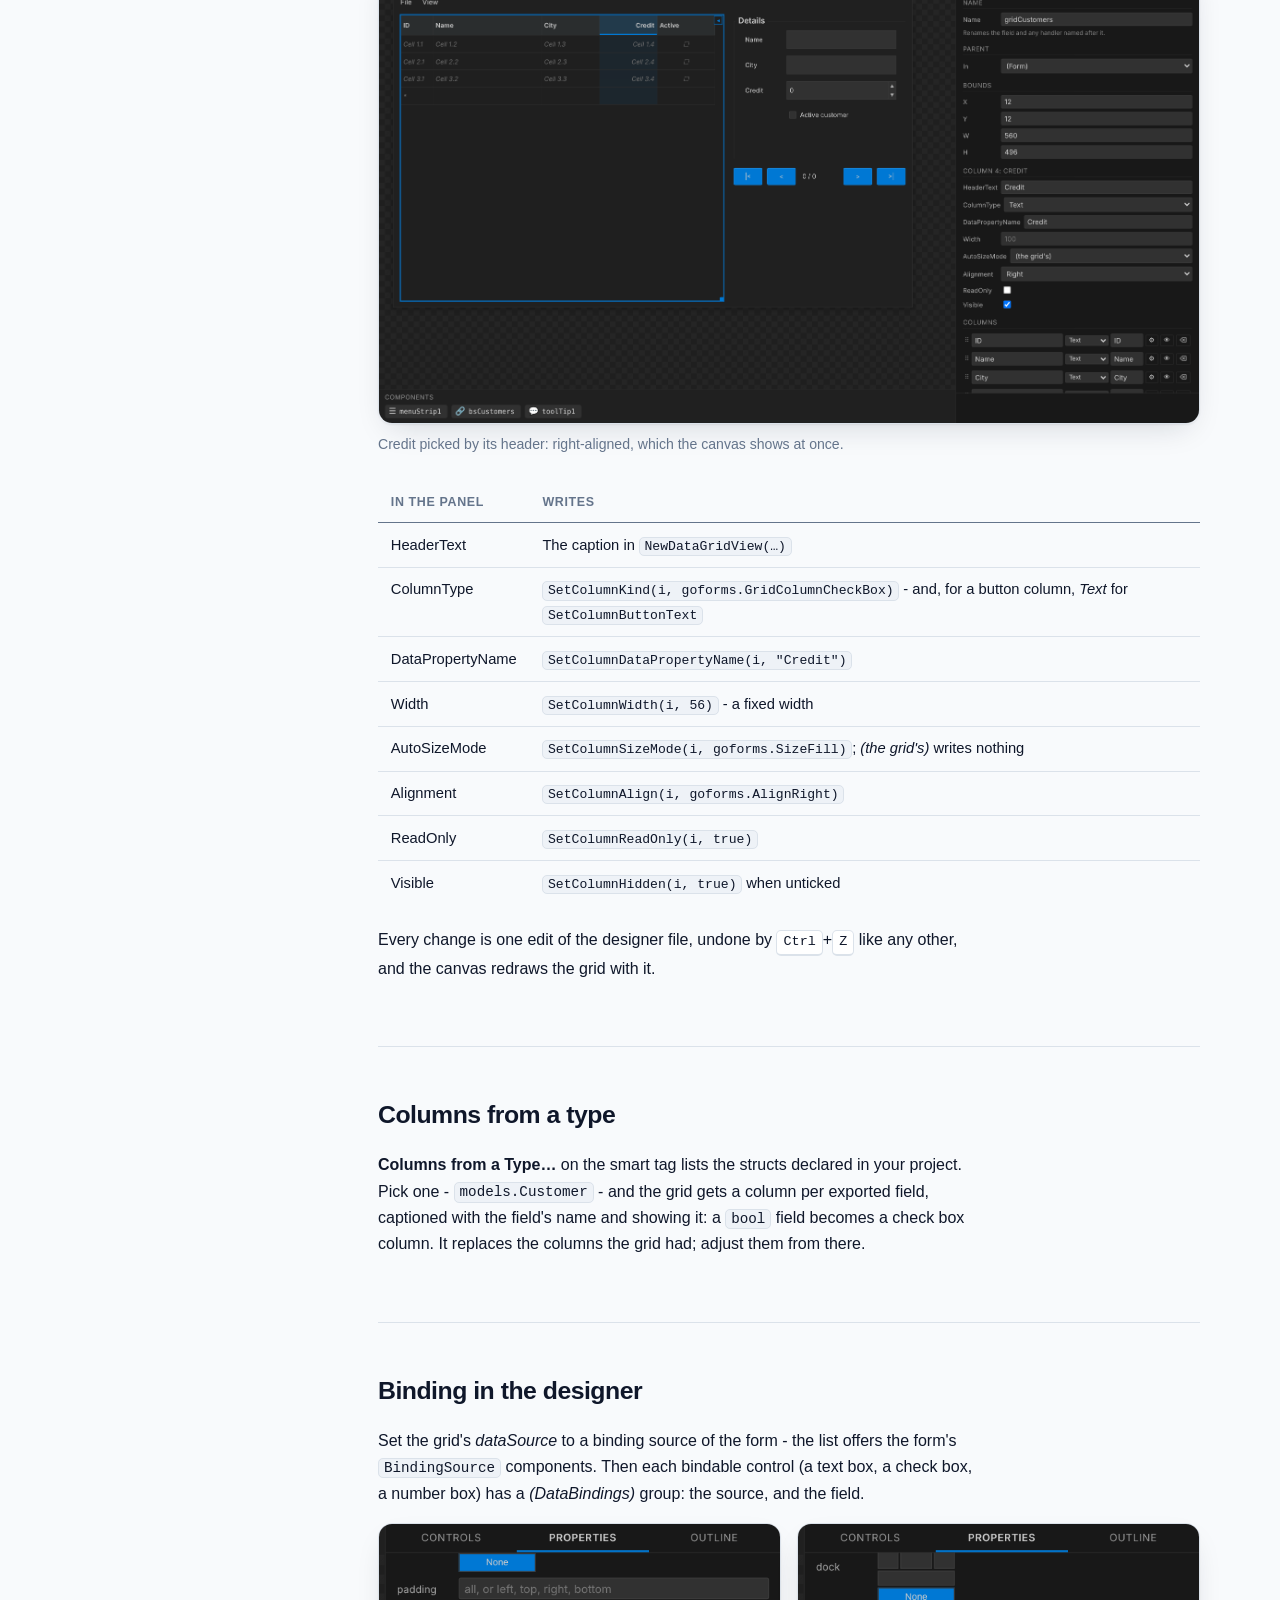
<file: site/datagridview.html>
<!doctype html>
<html lang="en">
<head>
<meta charset="utf-8">
<meta name="viewport" content="width=device-width, initial-scale=1">
<title>DataGridView in GoForms — columns, editing, binding and the designer</title>
<meta name="description" content="Everything about GoForms DataGridView: columns and their kinds, sizing, editing with the mouse and keyboard, binding to a BindingSource, adding and deleting records, and designing a grid column by column in the VS Code designer.">
<link rel="icon" href="assets/favicon.svg" type="image/svg+xml">
<link rel="alternate" hreflang="en" href="https://go-forms.github.io/GoForms/datagridview.html">
<link rel="alternate" hreflang="ru" href="https://go-forms.github.io/GoForms/ru/datagridview.html">
<link rel="alternate" hreflang="x-default" href="https://go-forms.github.io/GoForms/datagridview.html">
<link rel="stylesheet" href="style.css">
<link rel="stylesheet" href="guide.css">
</head>
<body>
<header class="topbar">
  <div class="wrap">
    <a class="brand" href="index.html">
      <img src="assets/logo.svg" alt="">
      <span>GoForms</span>
    </a>
    <nav>
      <a href="index.html">Home</a>
      <a href="guide.html">Guide</a>
      <a href="datagridview.html" aria-current="page">DataGridView</a>
      <a href="https://github.com/Go-Forms/GoForms/tree/main/docs">Reference</a>
      <a href="https://github.com/Go-Forms">GitHub</a>
    </nav>
    <div class="lang-switch">
      <a href="datagridview.html" aria-current="true" hreflang="en">EN</a>
      <a href="ru/datagridview.html" hreflang="ru">RU</a>
    </div>
  </div>
</header>

<div class="wrap doc-shell">

<aside class="doc-nav">
<strong>The grid</strong>
  <a href="#overview">At a glance</a>
  <a href="#first">A first grid</a>
  <a href="#columns">Columns</a>
  <a href="#rows">Rows and cells</a>
  <a href="#kinds">Check boxes and buttons</a>
  <a href="#sizing">Widths, heights, scrolling</a>

  <strong>Using it</strong>
  <a href="#editing">Editing</a>
  <a href="#keys">Mouse and keyboard</a>
  <a href="#selection">Selection</a>
  <a href="#events">Events</a>

  <strong>Data</strong>
  <a href="#binding">Binding to records</a>
  <a href="#details">A details panel</a>
  <a href="#add-delete">Adding and deleting</a>

  <strong>The designer</strong>
  <a href="#designer-add">Putting a grid on a form</a>
  <a href="#designer-columns">The columns list</a>
  <a href="#designer-column">One column at a time</a>
  <a href="#designer-type">Columns from a type</a>
  <a href="#designer-binding">Binding in the designer</a>

  <strong>Reference</strong>
  <a href="#example">The whole example</a>
  <a href="#traps">Traps</a>
</aside>

<main class="doc-body">

<h1>DataGridView</h1>
<p class="lead">
  The spreadsheet of a forms application: columns with captions, rows of
  cells, editing in place, and - bound to a <code translate="no">BindingSource</code> -
  a live view of a slice of structs that the user can add to and delete
  from. GoForms' grid follows <code translate="no">System.Windows.Forms.DataGridView</code>,
  and the designer builds one column by column.
</p>

<!-- ================================================================== -->
<section id="overview">
<h2>At a glance</h2>

<figure class="shot">
  <img src="assets/app-dgv-bound.png" alt="A running GoForms form: a grid of customers with ID, Name, City, Credit and Active columns on the left, and a Details group with the selected customer bound to text boxes, a number box and a check box on the right." loading="lazy">
  <figcaption>A grid bound to a slice of customers. Selecting a row moves the binding source, and the details on the right follow it. Credit is right-aligned, Active is a check box column, ID is narrow and read-only, and the row marked * is where a new customer is typed.</figcaption>
</figure>

<ul>
  <li><strong>Columns</strong> are text, check boxes or buttons; each has its own width or sizing mode, alignment, read-only flag and visibility.</li>
  <li><strong>Cells</strong> are strings. Bound to records, each column shows one field, converted to and from its type.</li>
  <li><strong>Editing</strong> is the DataGridView gesture: click to select, click again (or just type) to edit.</li>
  <li><strong>Adding and deleting</strong>: a row for new records at the bottom, and <kbd>Delete</kbd> for the selected row - both with events that can say no.</li>
  <li><strong>The designer</strong> edits all of it: click a column's header on the canvas and the panel edits that column.</li>
</ul>
</section>

<!-- ================================================================== -->
<section id="first">
<h2>A first grid</h2>

<p>
  <code translate="no">NewDataGridView</code> takes the column captions.
  Rows are added as strings, one per column:
</p>

<figure class="code">
  <figcaption translate="no">MainForm-designer.go</figcaption>
<pre translate="no">mf.gridOrders = <span class="f">goforms.NewDataGridView</span>(<span class="s">"Order"</span>, <span class="s">"Customer"</span>, <span class="s">"Total"</span>)
mf.gridOrders.<span class="f">SetBounds</span>(<span class="n">12</span>, <span class="n">12</span>, <span class="n">480</span>, <span class="n">260</span>)
mf.<span class="f">AddControl</span>(mf.gridOrders)

<span class="c">// Rows are strings, one per column.</span>
mf.gridOrders.<span class="f">AddRow</span>(<span class="s">"1001"</span>, <span class="s">"Acme Corp"</span>, <span class="s">"1240.00"</span>)
mf.gridOrders.<span class="f">AddRow</span>(<span class="s">"1002"</span>, <span class="s">"Globex"</span>, <span class="s">"87.50"</span>)</pre>
</figure>

<p>
  The grid scrolls on both axes by default, has a header row and grid lines,
  and every cell is editable. Everything below changes one of those.
</p>
</section>

<!-- ================================================================== -->
<section id="columns">
<h2>Columns</h2>

<p>
  A column is a <code translate="no">*goforms.GridColumn</code>. Built in
  code, all of a column's settings can be given at once:
</p>

<figure class="code">
<pre translate="no">grid := <span class="f">goforms.NewDataGridViewColumns</span>([]*goforms.GridColumn{
	{Name: <span class="s">"id"</span>, Title: <span class="s">"ID"</span>, Hidden: <span class="k">true</span>}, <span class="c">// carried, not drawn</span>
	{Name: <span class="s">"customer"</span>, Title: <span class="s">"Customer"</span>, SizeMode: goforms.SizeFill, MinWidth: <span class="n">120</span>},
	{Name: <span class="s">"total"</span>, Title: <span class="s">"Total"</span>, Width: <span class="n">90</span>, Align: goforms.AlignRight, ReadOnly: <span class="k">true</span>},
	{Name: <span class="s">"paid"</span>, Title: <span class="s">"Paid"</span>, Kind: goforms.GridColumnCheckBox},
	{Name: <span class="s">"open"</span>, Title: <span class="s">""</span>, Kind: goforms.GridColumnButton, ButtonText: <span class="s">"Open..."</span>},
})</pre>
</figure>

<div class="table-wrap">
<table>
  <thead><tr><th>Field</th><th>WinForms</th><th>Means</th></tr></thead>
  <tbody>
    <tr><td><code translate="no">Name</code></td><td><code translate="no">Name</code></td><td>The key <code translate="no">CellByName</code> and <code translate="no">ColumnByName</code> look columns up by. Never shown.</td></tr>
    <tr><td><code translate="no">Title</code></td><td><code translate="no">HeaderText</code></td><td>The caption in the header row.</td></tr>
    <tr><td><code translate="no">Width</code></td><td><code translate="no">Width</code></td><td>Pixels, under <code translate="no">SizeFixed</code>.</td></tr>
    <tr><td><code translate="no">SizeMode</code></td><td><code translate="no">AutoSizeMode</code></td><td><code translate="no">SizeFixed</code>, <code translate="no">SizeToContent</code> (as wide as its widest cell) or <code translate="no">SizeFill</code> (a share of what is left).</td></tr>
    <tr><td><code translate="no">MinWidth</code>, <code translate="no">MaxWidth</code></td><td><code translate="no">MinimumWidth</code></td><td>Clamp the fitted and filled widths.</td></tr>
    <tr><td><code translate="no">FillWeight</code></td><td><code translate="no">FillWeight</code></td><td>A fill column's share among the fill columns.</td></tr>
    <tr><td><code translate="no">Align</code></td><td><code translate="no">DefaultCellStyle.Alignment</code></td><td><code translate="no">AlignLeft</code>, <code translate="no">AlignCenter</code>, <code translate="no">AlignRight</code> - the cells and the header.</td></tr>
    <tr><td><code translate="no">ReadOnly</code></td><td><code translate="no">ReadOnly</code></td><td>The column's cells never open an editor.</td></tr>
    <tr><td><code translate="no">Kind</code></td><td>the column's class</td><td><code translate="no">GridColumnText</code>, <code translate="no">GridColumnCheckBox</code> or <code translate="no">GridColumnButton</code>.</td></tr>
    <tr><td><code translate="no">ButtonText</code></td><td><code translate="no">Text</code> + <code translate="no">UseColumnTextForButtonValue</code></td><td>One caption on every button; empty uses each cell's own text.</td></tr>
    <tr><td><code translate="no">Hidden</code></td><td><code translate="no">Visible = false</code></td><td>The column keeps its data but is not drawn and takes no width.</td></tr>
    <tr><td><code translate="no">DataPropertyName</code></td><td><code translate="no">DataPropertyName</code></td><td>The field of a bound record the column shows.</td></tr>
  </tbody>
</table>
</div>

<p>
  Each has a setter taking the column's index, which is what the designer
  writes: <code translate="no">SetColumnWidth</code>, <code translate="no">SetColumnSizeMode</code>,
  <code translate="no">SetColumnAlign</code>, <code translate="no">SetColumnReadOnly</code>,
  <code translate="no">SetColumnKind</code>, <code translate="no">SetColumnButtonText</code>,
  <code translate="no">SetColumnHidden</code>, <code translate="no">SetColumnDataPropertyName</code>.
  <code translate="no">AddColumn</code> appends one, and
  <code translate="no">Column(i)</code> gives the column itself.
</p>

<div class="note">
  <span class="note-title">A hidden column renumbers nothing</span>
  <p>
    Indices always count every column, drawn or not. A hidden
    <code translate="no">id</code> column is how a row carries the key it was
    loaded by: <code translate="no">CellByName(row, "id")</code> reads it as if it
    were on screen. <code translate="no">VisibleColumns()</code> says which are drawn.
  </p>
</div>
</section>

<!-- ================================================================== -->
<section id="rows">
<h2>Rows and cells</h2>

<figure class="code">
<pre translate="no">g := mf.gridOrders
g.<span class="f">AddRow</span>(<span class="s">"1003"</span>, <span class="s">"Initech"</span>, <span class="s">"3999.99"</span>)
g.<span class="f">InsertRow</span>(<span class="n">0</span>, <span class="s">"1000"</span>, <span class="s">"Umbrella"</span>, <span class="s">"12.00"</span>) <span class="c">// at the top</span>
g.<span class="f">SetCell</span>(<span class="n">1</span>, <span class="n">2</span>, <span class="s">"88.00"</span>)                    <span class="c">// no CellValueChanged</span>
g.<span class="f">RemoveRow</span>(<span class="n">3</span>)

n := g.<span class="f">RowCount</span>()
who := g.<span class="f">Cell</span>(<span class="n">0</span>, <span class="n">1</span>)               <span class="c">// by index</span>
id := g.<span class="f">CellByName</span>(<span class="n">0</span>, <span class="s">"id"</span>)       <span class="c">// by GridColumn.Name - hidden ones too</span>
all := g.<span class="f">Rows</span>()                   <span class="c">// a copy: [][]string</span>
g.<span class="f">Clear</span>()</pre>
</figure>

<p>
  <code translate="no">SetCell</code> and <code translate="no">AddRow</code> are
  the program speaking, so they raise no <code translate="no">CellValueChanged</code>
  - that event is for what the user typed. They raise
  <code translate="no">RowsChanged</code>, for anything that shows a count.
</p>
</section>

<!-- ================================================================== -->
<section id="kinds">
<h2>Check boxes and buttons</h2>

<p>
  A check box column's cells are <code translate="no">"true"</code> or
  <code translate="no">"false"</code>, drawn as a tick the user toggles with
  one click. A button column's cells are buttons, for the per-row actions a
  grid usually needs:
</p>

<figure class="code">
<pre translate="no">g.<span class="f">SetColumnKind</span>(<span class="n">3</span>, goforms.GridColumnCheckBox) <span class="c">// "true" / "false"</span>
g.<span class="f">SetColumnKind</span>(<span class="n">4</span>, goforms.GridColumnButton)
g.<span class="f">SetColumnButtonText</span>(<span class="n">4</span>, <span class="s">"Open..."</span>) <span class="c">// "" - each cell's text is its caption</span>

g.CellButtonClick.<span class="f">Handle</span>(<span class="k">func</span>(sender <span class="k">any</span>, e goforms.GridCellEventArgs) {
	mf.<span class="f">openOrder</span>(g.<span class="f">CellByName</span>(e.Row, <span class="s">"id"</span>))
})</pre>
</figure>

<p>
  A button has no value to edit, so a button column is never editable, and a
  read-only grid's buttons still work - read-only is about values. The row for
  new records has no buttons: it is not a row yet.
</p>
</section>

<!-- ================================================================== -->
<section id="sizing">
<h2>Widths, heights, scrolling</h2>

<figure class="code">
<pre translate="no">g.<span class="f">SetAutoSizeColumnsMode</span>(goforms.SizeToContent) <span class="c">// every column at once</span>

g.<span class="f">SetColumnWidth</span>(<span class="n">0</span>, <span class="n">56</span>)                      <span class="c">// pixels; switches it to SizeFixed</span>
g.<span class="f">SetColumnSizeMode</span>(<span class="n">1</span>, goforms.SizeFill)     <span class="c">// takes what is left</span>
g.<span class="f">Column</span>(<span class="n">1</span>).FillWeight = <span class="n">2</span>                   <span class="c">// twice another Fill column's share</span>
g.<span class="f">SetColumnAlign</span>(<span class="n">3</span>, goforms.AlignRight)      <span class="c">// the header too</span>

g.<span class="f">SetRowHeight</span>(<span class="n">28</span>)                           <span class="c">// or:</span>
g.<span class="f">SetAutoSizeRowsMode</span>(goforms.SizeToContent) <span class="c">// each row as tall as its text</span>
g.<span class="f">SetScrollBars</span>(goforms.ScrollBarsVertical)  <span class="c">// fit the columns to the width</span>
g.<span class="f">SetFrozenColumns</span>(<span class="n">1</span>)                        <span class="c">// stays put while the rest scroll</span>
g.<span class="f">SetShowHeader</span>(<span class="k">true</span>)
g.<span class="f">SetGridLines</span>(<span class="k">true</span>)</pre>
</figure>

<p>
  The order of work on every layout: fixed columns take their width, fitted
  ones take their content's, and fill columns share what is left in proportion
  to their <code translate="no">FillWeight</code>, never below their
  <code translate="no">MinWidth</code>. A per-column mode written after the
  grid-wide <code translate="no">SetAutoSizeColumnsMode</code> overrides it for
  that column, which is how the designer writes them.
</p>

<div class="table-wrap">
<table>
  <thead><tr><th><code translate="no">SetScrollBars</code></th><th>What happens when the content is bigger</th></tr></thead>
  <tbody>
    <tr><td><code translate="no">ScrollBarsBoth</code></td><td>The default: natural sizes, both scrollbars as needed.</td></tr>
    <tr><td><code translate="no">ScrollBarsVertical</code></td><td>Columns are fitted into the width - fill columns absorb it, or all shrink in proportion down to their minimums.</td></tr>
    <tr><td><code translate="no">ScrollBarsHorizontal</code></td><td>The grid grows as tall as its rows, as <code translate="no">AutoSize</code> would.</td></tr>
    <tr><td><code translate="no">ScrollBarsNone</code></td><td>Both of the above.</td></tr>
  </tbody>
</table>
</div>

<p>
  The designer's canvas sizes columns with the same code the running grid uses
  (a golden test keeps the two in step), so what you see while designing is
  what you get.
</p>
</section>

<!-- ================================================================== -->
<section id="editing">
<h2>Editing</h2>

<p>
  A grid is editable unless it, or the column, is read-only. Edits apply as
  they are typed: by the time the editor closes, the cell - and, on a bound
  grid, the record's field - already holds the text.
</p>

<figure class="code">
<pre translate="no">g.<span class="f">SetReadOnly</span>(<span class="k">false</span>)          <span class="c">// the default: every cell editable</span>
g.<span class="f">SetColumnReadOnly</span>(<span class="n">0</span>, <span class="k">true</span>)  <span class="c">// except this column</span>

g.CellValueChanged.<span class="f">Handle</span>(<span class="k">func</span>(sender <span class="k">any</span>, e goforms.GridCellValueEventArgs) {
	log.<span class="f">Printf</span>(<span class="s">"row %d col %d: %q -&gt; %q"</span>, e.Row, e.Col, e.OldValue, e.NewValue)
})

g.<span class="f">BeginEdit</span>(<span class="n">2</span>, <span class="n">1</span>) <span class="c">// open an editor from code</span>
g.<span class="f">EndEdit</span>()</pre>
</figure>

<p>
  <code translate="no">CellValueChanged</code> fires once per change the user
  makes, with the text on either side. On a bound grid, text that does not
  convert to the field's type (letters in a number column) is put back as it
  was.
</p>
</section>

<!-- ================================================================== -->
<section id="keys">
<h2>Mouse and keyboard</h2>

<p>What the user of a running grid can do:</p>

<div class="table-wrap">
<table>
  <thead><tr><th>Gesture</th><th>Does</th></tr></thead>
  <tbody>
    <tr><td>Click a cell</td><td>Selects it (and, bound, moves the source to its record).</td></tr>
    <tr><td>Click the selected cell again</td><td>Opens its editor.</td></tr>
    <tr><td>Type on a selected cell</td><td>Opens the editor with what was typed in place of the text, as in WinForms.</td></tr>
    <tr><td><kbd>Enter</kbd> or <kbd>Escape</kbd></td><td>Closes the editor. The edit is already applied.</td></tr>
    <tr><td><kbd>←</kbd> <kbd>→</kbd>, <kbd>Delete</kbd>, <kbd>Backspace</kbd> in an editor</td><td>Edit its text - <kbd>Delete</kbd> deletes a character there, not the row.</td></tr>
    <tr><td>Arrow keys, then <kbd>Space</kbd></td><td>Move the keyboard highlight between cells, and select the highlighted one.</td></tr>
    <tr><td>Click a check box cell</td><td>Toggles it.</td></tr>
    <tr><td>Click a button cell</td><td>Raises <code translate="no">CellButtonClick</code>.</td></tr>
    <tr><td>Type into the row marked <code>*</code></td><td>Makes it a new row (record); another <code>*</code> row appears below.</td></tr>
    <tr><td><kbd>Delete</kbd> on a selected row</td><td>Deletes it, when deleting is allowed - after <code translate="no">UserDeletingRow</code>, which can cancel.</td></tr>
  </tbody>
</table>
</div>

<figure class="shot">
  <img src="assets/app-dgv-newrow.png" alt="The customers grid after a new customer, Chop-suey Chinese in Bern, was typed into the row for new records; a new empty row marked with an asterisk is below it, with its City cell open for editing. The Details group shows the new customer." loading="lazy">
  <figcaption>A customer typed into the * row: it became record 9 of the slice, the details followed it, and the next * row is ready - its City cell open after a second click.</figcaption>
</figure>
</section>

<!-- ================================================================== -->
<section id="selection">
<h2>Selection</h2>

<figure class="code">
<pre translate="no">g.<span class="f">SelectCell</span>(<span class="n">4</span>, <span class="n">0</span>)
row, col := g.<span class="f">SelectedRow</span>(), g.<span class="f">SelectedColumn</span>() <span class="c">// -1 when none</span>
g.<span class="f">ScrollToRow</span>(<span class="n">40</span>)
g.<span class="f">ClearSelection</span>()

g.SelectionChanged.<span class="f">Handle</span>(<span class="k">func</span>(sender <span class="k">any</span>, e goforms.GridCellEventArgs) {
	<span class="k">if</span> e.Row &gt;= <span class="n">0</span> {
		mf.lblStatus.<span class="f">SetText</span>(g.<span class="f">Cell</span>(e.Row, <span class="n">1</span>))
	}
})</pre>
</figure>

<p>
  Selection is one cell. <code translate="no">SelectionChanged</code> fires when
  it moves - to another row or another column - and with
  <code translate="no">Row == -1</code> when it is cleared.
  <code translate="no">CellClick</code> fires on every click, moved or not.
</p>
</section>

<!-- ================================================================== -->
<section id="events">
<h2>Events</h2>

<div class="table-wrap">
<table>
  <thead><tr><th>Event</th><th>Argument</th><th>Raised when</th></tr></thead>
  <tbody>
    <tr><td><code translate="no">CellClick</code></td><td><code translate="no">GridCellEventArgs</code></td><td>A cell is clicked.</td></tr>
    <tr><td><code translate="no">SelectionChanged</code></td><td><code translate="no">GridCellEventArgs</code></td><td>The selected cell changes; <code translate="no">Row</code> is -1 when nothing is selected.</td></tr>
    <tr><td><code translate="no">CellValueChanged</code></td><td><code translate="no">GridCellValueEventArgs</code></td><td>The user changed a cell: <code translate="no">OldValue</code>, <code translate="no">NewValue</code>.</td></tr>
    <tr><td><code translate="no">CellButtonClick</code></td><td><code translate="no">GridCellEventArgs</code></td><td>A button cell was pressed.</td></tr>
    <tr><td><code translate="no">RowsChanged</code></td><td><code translate="no">EventArgs</code></td><td>Rows were added, removed or replaced.</td></tr>
    <tr><td><code translate="no">UserAddedRow</code></td><td><code translate="no">GridRowEventArgs</code></td><td>Typing into the row for new records made it a row.</td></tr>
    <tr><td><code translate="no">UserDeletingRow</code></td><td><code translate="no">*GridRowCancelEventArgs</code></td><td>The user pressed <kbd>Delete</kbd> on a row. Set <code translate="no">Cancel</code> to keep it.</td></tr>
    <tr><td><code translate="no">UserDeletedRow</code></td><td><code translate="no">GridRowEventArgs</code></td><td>The row (and its record) is gone.</td></tr>
  </tbody>
</table>
</div>

<p>
  Plus every control's own: <code translate="no">Click</code>,
  <code translate="no">KeyDown</code>, <code translate="no">MouseWheel</code>,
  <code translate="no">GotFocus</code> and the rest. The designer wires any of
  them with the right argument type.
</p>
</section>

<!-- ================================================================== -->
<section id="binding">
<h2>Binding to records</h2>

<p>
  A <code translate="no">BindingSource</code> holds a list of records - a slice
  of structs, or of pointers to structs - and a current position, and keeps
  every control bound to it in step. Bound, the grid shows one row per record
  and each column the field its <code translate="no">DataPropertyName</code>
  names.
</p>

<div class="compare">
<figure class="code">
  <figcaption translate="no">Models/customer.go</figcaption>
<pre translate="no"><span class="k">package</span> models

<span class="k">type</span> <span class="t">Customer</span> <span class="k">struct</span> {
	ID     <span class="t">int</span>
	Name   <span class="t">string</span>
	City   <span class="t">string</span>
	Credit <span class="t">float64</span>
	Active <span class="t">bool</span>
}</pre>
</figure>
<figure class="code">
  <figcaption translate="no">MainForm.go</figcaption>
<pre translate="no"><span class="c">// and you hand it the data, once it is there:</span>
<span class="k">func</span> (mf *<span class="t">MainForm</span>) <span class="f">MainForm_Load</span>(sender <span class="k">any</span>, e <span class="t">goforms.EventArgs</span>) {
	mf.bsCustomers.<span class="f">SetDataSource</span>(&amp;customers) <span class="c">// *[]models.Customer</span>
}</pre>
</figure>
</div>

<figure class="code">
  <figcaption translate="no">MainForm-designer.go</figcaption>
<pre translate="no"><span class="c">// the designer writes these:</span>
mf.bsCustomers = <span class="f">goforms.NewBindingSource</span>()

mf.gridCustomers.<span class="f">SetDataSource</span>(mf.bsCustomers)
mf.gridCustomers.<span class="f">SetColumnDataPropertyName</span>(<span class="n">0</span>, <span class="s">"ID"</span>)
mf.gridCustomers.<span class="f">SetColumnDataPropertyName</span>(<span class="n">1</span>, <span class="s">"Name"</span>)

mf.bsCustomers.<span class="f">Bind</span>(mf.txtName, <span class="s">"Text"</span>, <span class="s">"Name"</span>)
mf.bsCustomers.<span class="f">Bind</span>(mf.numCredit, <span class="s">"Value"</span>, <span class="s">"Credit"</span>)
mf.bsCustomers.<span class="f">Bind</span>(mf.chkActive, <span class="s">"Checked"</span>, <span class="s">"Active"</span>)</pre>
</figure>

<ul>
  <li>Selecting a row moves the position; moving the position (<code translate="no">MoveNext</code>, <code translate="no">SetPosition</code>) selects the row.</li>
  <li>An edited cell writes its field back, converted: <code translate="no">string</code>, <code translate="no">bool</code>, every integer and float kind. Text that does not convert is put back.</li>
  <li>Fields are found by name, so only exported fields can be shown.</li>
  <li>A grid none of whose columns names a field shows the field with each column's title - <code translate="no">"Name"</code> shows <code translate="no">Name</code>.</li>
</ul>

<figure class="code">
<pre translate="no">mf.bsCustomers.<span class="f">MoveFirst</span>()
mf.bsCustomers.<span class="f">MovePrevious</span>()
mf.bsCustomers.<span class="f">MoveNext</span>()
mf.bsCustomers.<span class="f">MoveLast</span>()
mf.bsCustomers.<span class="f">SetPosition</span>(<span class="n">3</span>)

c := mf.bsCustomers.<span class="f">Current</span>().(<span class="t">models.Customer</span>) <span class="c">// the record at Position</span>
n := mf.bsCustomers.<span class="f">Count</span>()

mf.bsCustomers.PositionChanged.<span class="f">Handle</span>(<span class="k">func</span>(sender <span class="k">any</span>, e <span class="t">goforms.EventArgs</span>) {
	mf.lblPosition.<span class="f">SetText</span>(fmt.<span class="f">Sprintf</span>(<span class="s">"%d / %d"</span>, mf.bsCustomers.<span class="f">Position</span>()+<span class="n">1</span>, mf.bsCustomers.<span class="f">Count</span>()))
})

<span class="c">// changed the slice in code? show it:</span>
customers = <span class="f">append</span>(customers, <span class="t">models.Customer</span>{ID: <span class="n">9</span>, Name: <span class="s">"Wolski"</span>})
mf.bsCustomers.<span class="f">ResetBindings</span>()</pre>
</figure>

<p>A <code translate="no">ListBox</code> or <code translate="no">ComboBox</code> binds the same way, showing one field per record:</p>

<figure class="code">
<pre translate="no">mf.lstCustomers.<span class="f">SetDataSource</span>(mf.bsCustomers) <span class="c">// one item per record</span>
mf.lstCustomers.<span class="f">SetDisplayMember</span>(<span class="s">"Name"</span>)
mf.cmbCustomers.<span class="f">SetDataSource</span>(mf.bsCustomers)
mf.cmbCustomers.<span class="f">SetDisplayMember</span>(<span class="s">"City"</span>)</pre>
</figure>
</section>

<!-- ================================================================== -->
<section id="details">
<h2>A details panel</h2>

<p>
  <code translate="no">Bind(control, property, field)</code> is
  <code translate="no">control.DataBindings.Add</code>: the control shows the
  current record's field and, when the user changes it, writes it back - and
  the grid's cell changes with it. The bindable properties:
</p>

<div class="table-wrap">
<table>
  <thead><tr><th>Property</th><th>Controls</th></tr></thead>
  <tbody>
    <tr><td><code translate="no">Text</code></td><td><code translate="no">TextBox</code>, <code translate="no">MaskedTextBox</code>, <code translate="no">RichTextBox</code>, <code translate="no">Label</code>, <code translate="no">LinkLabel</code></td></tr>
    <tr><td><code translate="no">Checked</code></td><td><code translate="no">CheckBox</code>, <code translate="no">RadioButton</code></td></tr>
    <tr><td><code translate="no">Value</code></td><td><code translate="no">NumericUpDown</code>, <code translate="no">TrackBar</code></td></tr>
  </tbody>
</table>
</div>

<p>
  The first screenshot on this page is exactly that: the four controls in
  <em>Details</em> are bound to the same source as the grid, and the
  <kbd>|&lt;</kbd> <kbd>&lt;</kbd> <kbd>&gt;</kbd> <kbd>&gt;|</kbd> buttons call
  <code translate="no">MoveFirst</code> … <code translate="no">MoveLast</code>.
</p>
</section>

<!-- ================================================================== -->
<section id="add-delete">
<h2>Adding and deleting</h2>

<figure class="code">
<pre translate="no">mf.gridCustomers.<span class="f">SetAllowUserToAddRows</span>(<span class="k">true</span>)    <span class="c">// the * row</span>
mf.gridCustomers.<span class="f">SetAllowUserToDeleteRows</span>(<span class="k">true</span>) <span class="c">// Delete removes the selected row</span>
mf.bsCustomers.<span class="f">SetDataSource</span>(&amp;customers)        <span class="c">// by pointer - the slice must grow</span>

mf.gridCustomers.UserAddedRow.<span class="f">Handle</span>(<span class="k">func</span>(sender <span class="k">any</span>, e goforms.GridRowEventArgs) {
	customers[e.Row].ID = <span class="f">nextID</span>() <span class="c">// the record is already in the slice</span>
	mf.bsCustomers.<span class="f">ResetBindings</span>()
})</pre>
</figure>

<p>
  With adding allowed, the grid draws one more row, marked
  <code>*</code>. The first character typed into it makes it a row: on a bound
  grid, a zero-valued record is appended to the slice, the typed field is set
  on it, its other cells show its other fields, and
  <code translate="no">UserAddedRow</code> fires. A new <code>*</code> row
  appears below. Selecting the <code>*</code> row moves nothing - it is not a
  record yet.
</p>

<p>
  With deleting allowed, <kbd>Delete</kbd> on a selected row (not while
  editing) raises <code translate="no">UserDeletingRow</code>, removes the row
  and its record unless a handler cancelled, then raises
  <code translate="no">UserDeletedRow</code>:
</p>

<figure class="code">
  <figcaption translate="no">MainForm.go</figcaption>
<pre translate="no"><span class="k">func</span> (mf *<span class="t">MainForm</span>) <span class="f">gridCustomers_UserDeletingRow</span>(sender <span class="k">any</span>, e *goforms.GridRowCancelEventArgs) {
	<span class="k">if</span> customers[e.Row].Credit &gt; <span class="n">0</span> {
		e.Cancel = <span class="k">true</span> <span class="c">// keep customers that still owe</span>
	}
}

<span class="k">func</span> (mf *<span class="t">MainForm</span>) <span class="f">gridCustomers_UserDeletedRow</span>(sender <span class="k">any</span>, e goforms.GridRowEventArgs) {
	mf.dirty = <span class="k">true</span>
}</pre>
</figure>

<figure class="code">
<pre translate="no"><span class="c">// the same, from a menu or a button:</span>
<span class="k">if</span> _, err := mf.bsCustomers.<span class="f">AddNew</span>(); err != <span class="k">nil</span> { <span class="c">// a zero record, appended</span>
	<span class="f">goforms.ShowMessageBox</span>(mf.Form, err.<span class="f">Error</span>(), <span class="s">"Customers"</span>, <span class="t">goforms.MessageBoxOK</span>, <span class="t">goforms.MessageBoxError</span>, <span class="k">nil</span>)
}
mf.bsCustomers.<span class="f">RemoveAt</span>(mf.bsCustomers.<span class="f">Position</span>())</pre>
</figure>

<div class="note warn">
  <span class="note-title">The slice has to be given by pointer</span>
  <p>
    A <code translate="no">BindingSource</code> given
    <code translate="no">customers</code> holds a copy of the slice header and
    cannot make it longer, so a grid bound to it draws no <code>*</code> row and
    <code translate="no">AddNew</code> returns an error. Give it
    <code translate="no">&amp;customers</code>. An unbound grid adds and deletes
    plain rows either way.
  </p>
</div>
</section>

<!-- ================================================================== -->
<section id="designer-add">
<h2>Putting a grid on a form</h2>

<p>
  In the designer's <strong>Controls</strong> tab, <em>DataGridView</em> is under
  <em>Data</em>; <em>BindingSource</em> is under <em>Components</em> - it has no
  place on the form, so it goes to the tray below the canvas. Click or drag
  either onto the form.
</p>

<figure class="shot">
  <img src="assets/designer-overview.png" alt="The GoForms designer in VS Code dark theme: the Customers form on the canvas with its menu bar, the grid with its columns and a row marked with an asterisk, and the Details group; the Controls tab lists the toolbox; the component tray at the bottom holds menuStrip1, bsCustomers and toolTip1." loading="lazy">
  <figcaption>The form from this page in the designer. The grid draws its real columns at their real widths - and the * row, since adding is allowed. The tray holds the form’s components: the menu, the binding source and the tool tip.</figcaption>
</figure>

<p>
  The grid's <strong>smart tag</strong> - the small arrow at its top-right
  corner - has the common tasks: dock it to fill its container, add a column,
  jump to the columns list, and make the columns from a type.
</p>

<figure class="shot">
  <img src="assets/designer-dgv-smarttag.png" alt="The DataGridView Tasks smart tag open next to the grid on the canvas, listing Dock in Parent Container, Add Column, Edit Columns and Columns from a Type." loading="lazy">
  <figcaption>DataGridView Tasks.</figcaption>
</figure>
</section>

<!-- ================================================================== -->
<section id="designer-columns">
<h2>The columns list</h2>

<div class="compare">
<figure class="shot">
  <img src="assets/designer-dgv-columns.png" alt="The Columns list in the properties panel: a row per column with its caption, its type (Text or Checkbox), the field it shows, and gear, eye and delete buttons; below it the grid’s own properties, including allowUserToAddRows and allowUserToDeleteRows ticked and dataSource set to bsCustomers." loading="lazy">
  <figcaption>The Columns list, and the grid’s properties below it.</figcaption>
</figure>
<div>
<p>One row per column, in order:</p>
<ul>
  <li><strong>⠿</strong> - drag to reorder. The setters follow their column.</li>
  <li><strong>Caption</strong> - the header text.</li>
  <li><strong>Type</strong> - Text, Checkbox or Button.</li>
  <li><strong>Field</strong> - its <code translate="no">DataPropertyName</code>.</li>
  <li><strong>⚙</strong> - edit this column in full (below).</li>
  <li><strong>👁</strong> - hide or show it.</li>
  <li><strong>⌫</strong> - delete it.</li>
  <li><strong>+ Column</strong> adds one at the end.</li>
</ul>
<p>
  Below the list are the grid's own properties: <em>columnsMode</em>,
  <em>rowsMode</em>, <em>rowHeight</em>, <em>scrollBars</em>,
  <em>frozenColumns</em>/<em>Rows</em>, <em>gridLines</em>,
  <em>showHeader</em>, <em>readOnly</em>, <em>allowUserToAddRows</em>,
  <em>allowUserToDeleteRows</em> and <em>dataSource</em>. A property in bold
  is set in the file; ↺ beside it takes the line out again.
</p>
</div>
</div>
</section>

<!-- ================================================================== -->
<section id="designer-column">
<h2>One column at a time</h2>

<p>
  <strong>Click a column's header on the canvas</strong> - or ⚙ in the list -
  and the panel opens a <em>Column</em> group for it, above the grid's own
  settings. The header stays highlighted while that column is the one being
  edited; selecting another control lets it go.
</p>

<figure class="shot">
  <img src="assets/designer-dgv-column.png" alt="The Credit column’s header highlighted on the canvas, and the properties panel showing a Column 4: Credit group with HeaderText, ColumnType, DataPropertyName, Width, AutoSizeMode, Alignment set to Right, ReadOnly and Visible." loading="lazy">
  <figcaption>Credit picked by its header: right-aligned, which the canvas shows at once.</figcaption>
</figure>

<div class="table-wrap">
<table>
  <thead><tr><th>In the panel</th><th>Writes</th></tr></thead>
  <tbody>
    <tr><td>HeaderText</td><td>The caption in <code translate="no">NewDataGridView(…)</code></td></tr>
    <tr><td>ColumnType</td><td><code translate="no">SetColumnKind(i, goforms.GridColumnCheckBox)</code> - and, for a button column, <em>Text</em> for <code translate="no">SetColumnButtonText</code></td></tr>
    <tr><td>DataPropertyName</td><td><code translate="no">SetColumnDataPropertyName(i, "Credit")</code></td></tr>
    <tr><td>Width</td><td><code translate="no">SetColumnWidth(i, 56)</code> - a fixed width</td></tr>
    <tr><td>AutoSizeMode</td><td><code translate="no">SetColumnSizeMode(i, goforms.SizeFill)</code>; <em>(the grid's)</em> writes nothing</td></tr>
    <tr><td>Alignment</td><td><code translate="no">SetColumnAlign(i, goforms.AlignRight)</code></td></tr>
    <tr><td>ReadOnly</td><td><code translate="no">SetColumnReadOnly(i, true)</code></td></tr>
    <tr><td>Visible</td><td><code translate="no">SetColumnHidden(i, true)</code> when unticked</td></tr>
  </tbody>
</table>
</div>

<p>
  Every change is one edit of the designer file, undone by
  <kbd>Ctrl</kbd>+<kbd>Z</kbd> like any other, and the canvas redraws the
  grid with it.
</p>
</section>

<!-- ================================================================== -->
<section id="designer-type">
<h2>Columns from a type</h2>

<p>
  <strong>Columns from a Type…</strong> on the smart tag lists the structs
  declared in your project. Pick one - <code translate="no">models.Customer</code>
  - and the grid gets a column per exported field, captioned with the
  field's name and showing it: a <code translate="no">bool</code> field becomes a
  check box column. It replaces the columns the grid had; adjust them from
  there.
</p>
</section>

<!-- ================================================================== -->
<section id="designer-binding">
<h2>Binding in the designer</h2>

<p>
  Set the grid's <em>dataSource</em> to a binding source of the form - the list
  offers the form's <code translate="no">BindingSource</code> components. Then
  each bindable control (a text box, a check box, a number box) has a
  <em>(DataBindings)</em> group: the source, and the field.
</p>

<div class="compare">
<figure class="shot">
  <img src="assets/designer-binding.png" alt="The properties panel of txtName: a Tool Tips group with a ToolTip on toolTip1 box, and a (DataBindings) group binding Text to bsCustomers, field Name." loading="lazy">
  <figcaption>txtName.Text bound to bsCustomers.Name.</figcaption>
</figure>
<figure class="shot">
  <img src="assets/designer-tooltip.png" alt="The properties panel of btnNext: ToolTip on toolTip1 set to Next customer, and the Click event wired to btnNext_Click with Go to and an unwire button." loading="lazy">
  <figcaption>btnNext: its tip, and its wired Click.</figcaption>
</figure>
</div>

<p>
  What the designer cannot do is hand the source its data - that is the
  program's job, in <code translate="no">Load</code> or wherever the data
  arrives: <code translate="no">mf.bsCustomers.SetDataSource(&amp;customers)</code>.
  Until then the canvas shows placeholder cells.
</p>
</section>

<!-- ================================================================== -->
<section id="example">
<h2>The whole example</h2>

<p>
  The form in every screenshot on this page, as the designer left it. The
  first file is the designer's; the second is the one you write.
</p>

<figure class="code">
  <figcaption translate="no">Forms/MainForm/MainForm-designer.go</figcaption>
<pre translate="no"><span class="k">package</span> mainform

<span class="k">import</span> <span class="s">"github.com/Go-Forms/GoForms"</span>

<span class="k">type</span> <span class="t">MainForm</span> <span class="k">struct</span> {
	*<span class="t">goforms.Form</span>
	menuStrip1    *<span class="t">goforms.MenuStrip</span>
	bsCustomers   *<span class="t">goforms.BindingSource</span>
	toolTip1      *<span class="t">goforms.ToolTip</span>
	gridCustomers *<span class="t">goforms.DataGridView</span>
	grpDetails    *<span class="t">goforms.GroupBox</span>
	lblName       *<span class="t">goforms.Label</span>
	txtName       *<span class="t">goforms.TextBox</span>
	lblCity       *<span class="t">goforms.Label</span>
	txtCity       *<span class="t">goforms.TextBox</span>
	lblCredit     *<span class="t">goforms.Label</span>
	numCredit     *<span class="t">goforms.NumericUpDown</span>
	chkActive     *<span class="t">goforms.CheckBox</span>
	btnFirst      *<span class="t">goforms.Button</span>
	btnPrev       *<span class="t">goforms.Button</span>
	btnNext       *<span class="t">goforms.Button</span>
	btnLast       *<span class="t">goforms.Button</span>
	lblPosition   *<span class="t">goforms.Label</span>
}

<span class="k">func</span> <span class="f">NewMainForm</span>() *<span class="t">MainForm</span> {
	mf := &amp;<span class="t">MainForm</span>{Form: <span class="f">goforms.NewForm</span>(<span class="s">"Customers"</span>, <span class="n">900</span>, <span class="n">520</span>)}
	mf.<span class="f">initializeComponent</span>()
	<span class="k">return</span> mf
}

<span class="k">func</span> (mf *<span class="t">MainForm</span>) <span class="f">initializeComponent</span>() {
	mf.<span class="f">SetClientSize</span>(<span class="n">900</span>, <span class="n">520</span>)
	mf.Load.<span class="f">Handle</span>(mf.MainForm_Load)

	mf.menuStrip1 = <span class="f">goforms.NewMenuStrip</span>(
		<span class="f">goforms.NewTopMenu</span>(<span class="s">"File"</span>,
			<span class="f">goforms.NewMenuItem</span>(<span class="s">"New customer"</span>).<span class="f">OnClick</span>(mf.mnuNew_Click),
			<span class="f">goforms.NewMenuItem</span>(<span class="s">"Delete customer"</span>).<span class="f">OnClick</span>(mf.mnuDelete_Click),
			<span class="f">goforms.NewMenuSeparator</span>(),
			<span class="f">goforms.NewMenuItem</span>(<span class="s">"Export"</span>).<span class="f">Add</span>(
				<span class="f">goforms.NewMenuItem</span>(<span class="s">"CSV..."</span>).<span class="f">OnClick</span>(mf.mnuExportCsv_Click),
				<span class="f">goforms.NewMenuItem</span>(<span class="s">"JSON..."</span>).<span class="f">SetEnabled</span>(<span class="k">false</span>),
			),
		),
		<span class="f">goforms.NewTopMenu</span>(<span class="s">"View"</span>,
			<span class="f">goforms.NewMenuItem</span>(<span class="s">"Refresh"</span>).<span class="f">OnClick</span>(mf.mnuRefresh_Click),
		),
	)
	mf.<span class="f">SetMainMenu</span>(mf.menuStrip1)

	mf.bsCustomers = <span class="f">goforms.NewBindingSource</span>()

	mf.toolTip1 = <span class="f">goforms.NewToolTip</span>()

	mf.gridCustomers = <span class="f">goforms.NewDataGridView</span>(<span class="s">"ID"</span>, <span class="s">"Name"</span>, <span class="s">"City"</span>, <span class="s">"Credit"</span>, <span class="s">"Active"</span>)
	mf.gridCustomers.<span class="f">SetBounds</span>(<span class="n">12</span>, <span class="n">12</span>, <span class="n">560</span>, <span class="n">496</span>)
	mf.gridCustomers.<span class="f">SetAnchor</span>(goforms.AnchorTop | goforms.AnchorBottom | goforms.AnchorLeft | goforms.AnchorRight)
	mf.gridCustomers.<span class="f">SetDataSource</span>(mf.bsCustomers)
	mf.gridCustomers.<span class="f">SetAllowUserToAddRows</span>(<span class="k">true</span>)
	mf.gridCustomers.<span class="f">SetAllowUserToDeleteRows</span>(<span class="k">true</span>)
	mf.gridCustomers.<span class="f">SetColumnDataPropertyName</span>(<span class="n">0</span>, <span class="s">"ID"</span>)
	mf.gridCustomers.<span class="f">SetColumnWidth</span>(<span class="n">0</span>, <span class="n">56</span>)
	mf.gridCustomers.<span class="f">SetColumnReadOnly</span>(<span class="n">0</span>, <span class="k">true</span>)
	mf.gridCustomers.<span class="f">SetColumnDataPropertyName</span>(<span class="n">1</span>, <span class="s">"Name"</span>)
	mf.gridCustomers.<span class="f">SetColumnSizeMode</span>(<span class="n">1</span>, goforms.SizeFill)
	mf.gridCustomers.<span class="f">SetColumnDataPropertyName</span>(<span class="n">2</span>, <span class="s">"City"</span>)
	mf.gridCustomers.<span class="f">SetColumnDataPropertyName</span>(<span class="n">3</span>, <span class="s">"Credit"</span>)
	mf.gridCustomers.<span class="f">SetColumnAlign</span>(<span class="n">3</span>, goforms.AlignRight)
	mf.gridCustomers.<span class="f">SetColumnDataPropertyName</span>(<span class="n">4</span>, <span class="s">"Active"</span>)
	mf.gridCustomers.<span class="f">SetColumnKind</span>(<span class="n">4</span>, goforms.GridColumnCheckBox)
	mf.gridCustomers.UserDeletingRow.<span class="f">Handle</span>(mf.gridCustomers_UserDeletingRow)
	mf.<span class="f">AddControl</span>(mf.gridCustomers)

	mf.grpDetails = <span class="f">goforms.NewGroupBox</span>(<span class="s">"Details"</span>, <span class="n">300</span>, <span class="n">250</span>)
	mf.grpDetails.<span class="f">SetBounds</span>(<span class="n">588</span>, <span class="n">12</span>, <span class="n">300</span>, <span class="n">250</span>)
	mf.grpDetails.<span class="f">SetAnchor</span>(goforms.AnchorTop | goforms.AnchorRight)

	mf.lblName = <span class="f">goforms.NewLabel</span>(<span class="s">"Name"</span>)
	mf.lblName.<span class="f">SetBounds</span>(<span class="n">16</span>, <span class="n">30</span>, <span class="n">70</span>, <span class="n">24</span>)
	mf.grpDetails.<span class="f">AddControl</span>(mf.lblName)

	mf.txtName = <span class="f">goforms.NewTextBox</span>()
	mf.txtName.<span class="f">SetBounds</span>(<span class="n">92</span>, <span class="n">26</span>, <span class="n">190</span>, <span class="n">32</span>)
	mf.bsCustomers.<span class="f">Bind</span>(mf.txtName, <span class="s">"Text"</span>, <span class="s">"Name"</span>)
	mf.grpDetails.<span class="f">AddControl</span>(mf.txtName)

	mf.lblCity = <span class="f">goforms.NewLabel</span>(<span class="s">"City"</span>)
	mf.lblCity.<span class="f">SetBounds</span>(<span class="n">16</span>, <span class="n">74</span>, <span class="n">70</span>, <span class="n">24</span>)
	mf.grpDetails.<span class="f">AddControl</span>(mf.lblCity)

	mf.txtCity = <span class="f">goforms.NewTextBox</span>()
	mf.txtCity.<span class="f">SetBounds</span>(<span class="n">92</span>, <span class="n">70</span>, <span class="n">190</span>, <span class="n">32</span>)
	mf.bsCustomers.<span class="f">Bind</span>(mf.txtCity, <span class="s">"Text"</span>, <span class="s">"City"</span>)
	mf.grpDetails.<span class="f">AddControl</span>(mf.txtCity)

	mf.lblCredit = <span class="f">goforms.NewLabel</span>(<span class="s">"Credit"</span>)
	mf.lblCredit.<span class="f">SetBounds</span>(<span class="n">16</span>, <span class="n">118</span>, <span class="n">70</span>, <span class="n">24</span>)
	mf.grpDetails.<span class="f">AddControl</span>(mf.lblCredit)

	mf.numCredit = <span class="f">goforms.NewNumericUpDown</span>(<span class="n">0</span>, <span class="n">100000</span>, <span class="n">0</span>)
	mf.numCredit.<span class="f">SetBounds</span>(<span class="n">92</span>, <span class="n">114</span>, <span class="n">190</span>, <span class="n">32</span>)
	mf.bsCustomers.<span class="f">Bind</span>(mf.numCredit, <span class="s">"Value"</span>, <span class="s">"Credit"</span>)
	mf.grpDetails.<span class="f">AddControl</span>(mf.numCredit)

	mf.chkActive = <span class="f">goforms.NewCheckBox</span>(<span class="s">"Active customer"</span>)
	mf.chkActive.<span class="f">SetBounds</span>(<span class="n">92</span>, <span class="n">158</span>, <span class="n">190</span>, <span class="n">28</span>)
	mf.bsCustomers.<span class="f">Bind</span>(mf.chkActive, <span class="s">"Checked"</span>, <span class="s">"Active"</span>)
	mf.grpDetails.<span class="f">AddControl</span>(mf.chkActive)
	mf.<span class="f">AddControl</span>(mf.grpDetails)

	mf.btnFirst = <span class="f">goforms.NewButton</span>(<span class="s">"|&lt;"</span>)
	mf.btnFirst.<span class="f">SetBounds</span>(<span class="n">588</span>, <span class="n">276</span>, <span class="n">52</span>, <span class="n">32</span>)
	mf.btnFirst.<span class="f">SetAnchor</span>(goforms.AnchorTop | goforms.AnchorRight)
	mf.btnFirst.Click.<span class="f">Handle</span>(mf.btnFirst_Click)
	mf.toolTip1.<span class="f">SetToolTip</span>(mf.btnFirst, <span class="s">"First customer"</span>)
	mf.<span class="f">AddControl</span>(mf.btnFirst)

	mf.btnPrev = <span class="f">goforms.NewButton</span>(<span class="s">"&lt;"</span>)
	mf.btnPrev.<span class="f">SetBounds</span>(<span class="n">646</span>, <span class="n">276</span>, <span class="n">52</span>, <span class="n">32</span>)
	mf.btnPrev.<span class="f">SetAnchor</span>(goforms.AnchorTop | goforms.AnchorRight)
	mf.btnPrev.Click.<span class="f">Handle</span>(mf.btnPrev_Click)
	mf.toolTip1.<span class="f">SetToolTip</span>(mf.btnPrev, <span class="s">"Previous customer"</span>)
	mf.<span class="f">AddControl</span>(mf.btnPrev)

	mf.btnNext = <span class="f">goforms.NewButton</span>(<span class="s">"&gt;"</span>)
	mf.btnNext.<span class="f">SetBounds</span>(<span class="n">778</span>, <span class="n">276</span>, <span class="n">52</span>, <span class="n">32</span>)
	mf.btnNext.<span class="f">SetAnchor</span>(goforms.AnchorTop | goforms.AnchorRight)
	mf.btnNext.Click.<span class="f">Handle</span>(mf.btnNext_Click)
	mf.toolTip1.<span class="f">SetToolTip</span>(mf.btnNext, <span class="s">"Next customer"</span>)
	mf.<span class="f">AddControl</span>(mf.btnNext)

	mf.btnLast = <span class="f">goforms.NewButton</span>(<span class="s">"&gt;|"</span>)
	mf.btnLast.<span class="f">SetBounds</span>(<span class="n">836</span>, <span class="n">276</span>, <span class="n">52</span>, <span class="n">32</span>)
	mf.btnLast.<span class="f">SetAnchor</span>(goforms.AnchorTop | goforms.AnchorRight)
	mf.btnLast.Click.<span class="f">Handle</span>(mf.btnLast_Click)
	mf.toolTip1.<span class="f">SetToolTip</span>(mf.btnLast, <span class="s">"Last customer"</span>)
	mf.<span class="f">AddControl</span>(mf.btnLast)

	mf.lblPosition = <span class="f">goforms.NewLabel</span>(<span class="s">"0 / 0"</span>)
	mf.lblPosition.<span class="f">SetBounds</span>(<span class="n">704</span>, <span class="n">280</span>, <span class="n">68</span>, <span class="n">24</span>)
	mf.lblPosition.<span class="f">SetAnchor</span>(goforms.AnchorTop | goforms.AnchorRight)
	mf.<span class="f">AddControl</span>(mf.lblPosition)
}</pre>
</figure>

<figure class="code">
  <figcaption translate="no">Forms/MainForm/MainForm.go</figcaption>
<pre translate="no"><span class="k">package</span> mainform

<span class="k">import</span> (
	<span class="s">"fmt"</span>

	<span class="s">"github.com/Go-Forms/GoForms"</span>

	<span class="s">"example.com/customers/Models"</span>
)

<span class="c">// customers is what the grid shows. The binding source holds a pointer to</span>
<span class="c">// it, so the grid's row for new records can append to it and Delete can</span>
<span class="c">// remove from it.</span>
<span class="k">var</span> customers = []<span class="t">models.Customer</span>{
	{ID: <span class="n">1</span>, Name: <span class="s">"Alfreds Futterkiste"</span>, City: <span class="s">"Berlin"</span>, Credit: <span class="n">12500</span>, Active: <span class="k">true</span>},
	{ID: <span class="n">2</span>, Name: <span class="s">"Ana Trujillo Emparedados"</span>, City: <span class="s">"México D.F."</span>, Credit: <span class="n">3400</span>, Active: <span class="k">true</span>},
	{ID: <span class="n">3</span>, Name: <span class="s">"Antonio Moreno Taquería"</span>, City: <span class="s">"México D.F."</span>, Credit: <span class="n">0</span>, Active: <span class="k">false</span>},
	{ID: <span class="n">4</span>, Name: <span class="s">"Around the Horn"</span>, City: <span class="s">"London"</span>, Credit: <span class="n">8900.5</span>, Active: <span class="k">true</span>},
	{ID: <span class="n">5</span>, Name: <span class="s">"Berglunds snabbköp"</span>, City: <span class="s">"Luleå"</span>, Credit: <span class="n">21000</span>, Active: <span class="k">true</span>},
	{ID: <span class="n">6</span>, Name: <span class="s">"Blauer See Delikatessen"</span>, City: <span class="s">"Mannheim"</span>, Credit: <span class="n">640</span>, Active: <span class="k">false</span>},
	{ID: <span class="n">7</span>, Name: <span class="s">"Blondel père et fils"</span>, City: <span class="s">"Strasbourg"</span>, Credit: <span class="n">15300</span>, Active: <span class="k">true</span>},
	{ID: <span class="n">8</span>, Name: <span class="s">"Bólido Comidas preparadas"</span>, City: <span class="s">"Madrid"</span>, Credit: <span class="n">2200</span>, Active: <span class="k">true</span>},
}

<span class="k">func</span> (mf *<span class="t">MainForm</span>) <span class="f">MainForm_Load</span>(sender <span class="k">any</span>, e <span class="t">goforms.EventArgs</span>) {
	mf.bsCustomers.<span class="f">SetDataSource</span>(&amp;customers)
	mf.bsCustomers.PositionChanged.<span class="f">Handle</span>(<span class="k">func</span>(sender <span class="k">any</span>, e <span class="t">goforms.EventArgs</span>) { mf.<span class="f">showPosition</span>() })
	mf.bsCustomers.ListChanged.<span class="f">Handle</span>(<span class="k">func</span>(sender <span class="k">any</span>, e <span class="t">goforms.EventArgs</span>) { mf.<span class="f">showPosition</span>() })
	mf.<span class="f">showPosition</span>()
}

<span class="k">func</span> (mf *<span class="t">MainForm</span>) <span class="f">showPosition</span>() {
	mf.lblPosition.<span class="f">SetText</span>(fmt.<span class="f">Sprintf</span>(<span class="s">"%d / %d"</span>, mf.bsCustomers.<span class="f">Position</span>()+<span class="n">1</span>, mf.bsCustomers.<span class="f">Count</span>()))
}

<span class="k">func</span> (mf *<span class="t">MainForm</span>) <span class="f">gridCustomers_UserDeletingRow</span>(sender <span class="k">any</span>, e *goforms.GridRowCancelEventArgs) {
	<span class="k">if</span> customers[e.Row].Credit &gt; <span class="n">0</span> {
		e.Cancel = <span class="k">true</span> <span class="c">// keep customers that still owe</span>
	}
}

<span class="k">func</span> (mf *<span class="t">MainForm</span>) <span class="f">btnFirst_Click</span>(sender <span class="k">any</span>, e <span class="t">goforms.MouseEventArgs</span>) { mf.bsCustomers.<span class="f">MoveFirst</span>() }
<span class="k">func</span> (mf *<span class="t">MainForm</span>) <span class="f">btnPrev_Click</span>(sender <span class="k">any</span>, e <span class="t">goforms.MouseEventArgs</span>) {
	mf.bsCustomers.<span class="f">MovePrevious</span>()
}
<span class="k">func</span> (mf *<span class="t">MainForm</span>) <span class="f">btnNext_Click</span>(sender <span class="k">any</span>, e <span class="t">goforms.MouseEventArgs</span>) { mf.bsCustomers.<span class="f">MoveNext</span>() }
<span class="k">func</span> (mf *<span class="t">MainForm</span>) <span class="f">btnLast_Click</span>(sender <span class="k">any</span>, e <span class="t">goforms.MouseEventArgs</span>) { mf.bsCustomers.<span class="f">MoveLast</span>() }

<span class="k">func</span> (mf *<span class="t">MainForm</span>) <span class="f">mnuNew_Click</span>(sender <span class="k">any</span>, e <span class="t">goforms.EventArgs</span>) { mf.bsCustomers.<span class="f">AddNew</span>() }
<span class="k">func</span> (mf *<span class="t">MainForm</span>) <span class="f">mnuDelete_Click</span>(sender <span class="k">any</span>, e <span class="t">goforms.EventArgs</span>) {
	mf.bsCustomers.<span class="f">RemoveAt</span>(mf.bsCustomers.<span class="f">Position</span>())
}
<span class="k">func</span> (mf *<span class="t">MainForm</span>) <span class="f">mnuExportCsv_Click</span>(sender <span class="k">any</span>, e <span class="t">goforms.EventArgs</span>) {}
<span class="k">func</span> (mf *<span class="t">MainForm</span>) <span class="f">mnuRefresh_Click</span>(sender <span class="k">any</span>, e <span class="t">goforms.EventArgs</span>)   { mf.bsCustomers.<span class="f">ResetBindings</span>() }</pre>
</figure>

<figure class="shot">
  <img src="assets/app-tooltip.png" alt="The running form with the mouse over the > button, showing the tool tip Next customer." loading="lazy">
  <figcaption>The tool tip the designer set, at run time.</figcaption>
</figure>
</section>

<!-- ================================================================== -->
<section id="traps">
<h2>Traps</h2>

<h3>No <code>*</code> row on a bound grid</h3>
<p>The source was given the slice by value. Pass a pointer: <code translate="no">SetDataSource(&amp;customers)</code>.</p>

<h3>A column stays empty</h3>
<p>Its <code translate="no">DataPropertyName</code> names no exported field of the record - check the spelling, and that the field starts with a capital letter.</p>

<h3>Changes made in code do not show</h3>
<p>The grid shows the records as they were when bound. After changing the slice yourself, call <code translate="no">ResetBindings()</code>, as in WinForms.</p>

<h3>A typed number is put back</h3>
<p>The text did not convert to the field's type - <code translate="no">"12,5"</code> into a <code translate="no">float64</code>. The cell goes back to the record's value.</p>

<h3><code translate="no">SetCell</code> raised no event</h3>
<p>By design: <code translate="no">CellValueChanged</code> is for the user's edits, so a handler that writes cells does not call itself.</p>

<h3>Delete removed a character, not the row</h3>
<p>An editor was open. <kbd>Enter</kbd> closes it; then <kbd>Delete</kbd> is the row's.</p>
</section>

</main>
</div>

<footer>
  <div class="wrap">
    <span>GoForms — MIT licensed.</span>
    <nav>
      <a href="index.html">Home</a>
      <a href="guide.html">Guide</a>
      <a href="datagridview.html">DataGridView</a>
      <a href="https://github.com/Go-Forms/GoForms/tree/main/docs">Reference</a>
      <a href="https://github.com/Go-Forms">GitHub</a>
    </nav>
  </div>
</footer>

<script>
// Highlights the section currently on screen in the sidebar. Progressive
// enhancement: without it every link still works, the current one is just
// not marked.
(function () {
	var links = Array.prototype.slice.call(document.querySelectorAll('.doc-nav a[href^="#"]'));
	if (!links.length || !('IntersectionObserver' in window)) return;

	var byId = {};
	links.forEach(function (a) { byId[a.getAttribute('href').slice(1)] = a; });

	var visible = new Set();
	var observer = new IntersectionObserver(function (entries) {
		entries.forEach(function (entry) {
			if (entry.isIntersecting) visible.add(entry.target.id);
			else visible.delete(entry.target.id);
		});
		// The topmost visible section wins, so scrolling up and down both
		// land on the heading actually being read.
		var current = null;
		Object.keys(byId).forEach(function (id) {
			if (current === null && visible.has(id)) current = id;
		});
		links.forEach(function (a) {
			a.classList.toggle('current', a.getAttribute('href') === '#' + current);
		});
	}, { rootMargin: '-70px 0px -70% 0px' });

	Object.keys(byId).forEach(function (id) {
		var section = document.getElementById(id);
		if (section) observer.observe(section);
	});
})();
</script>

</body>
</html>
</file>
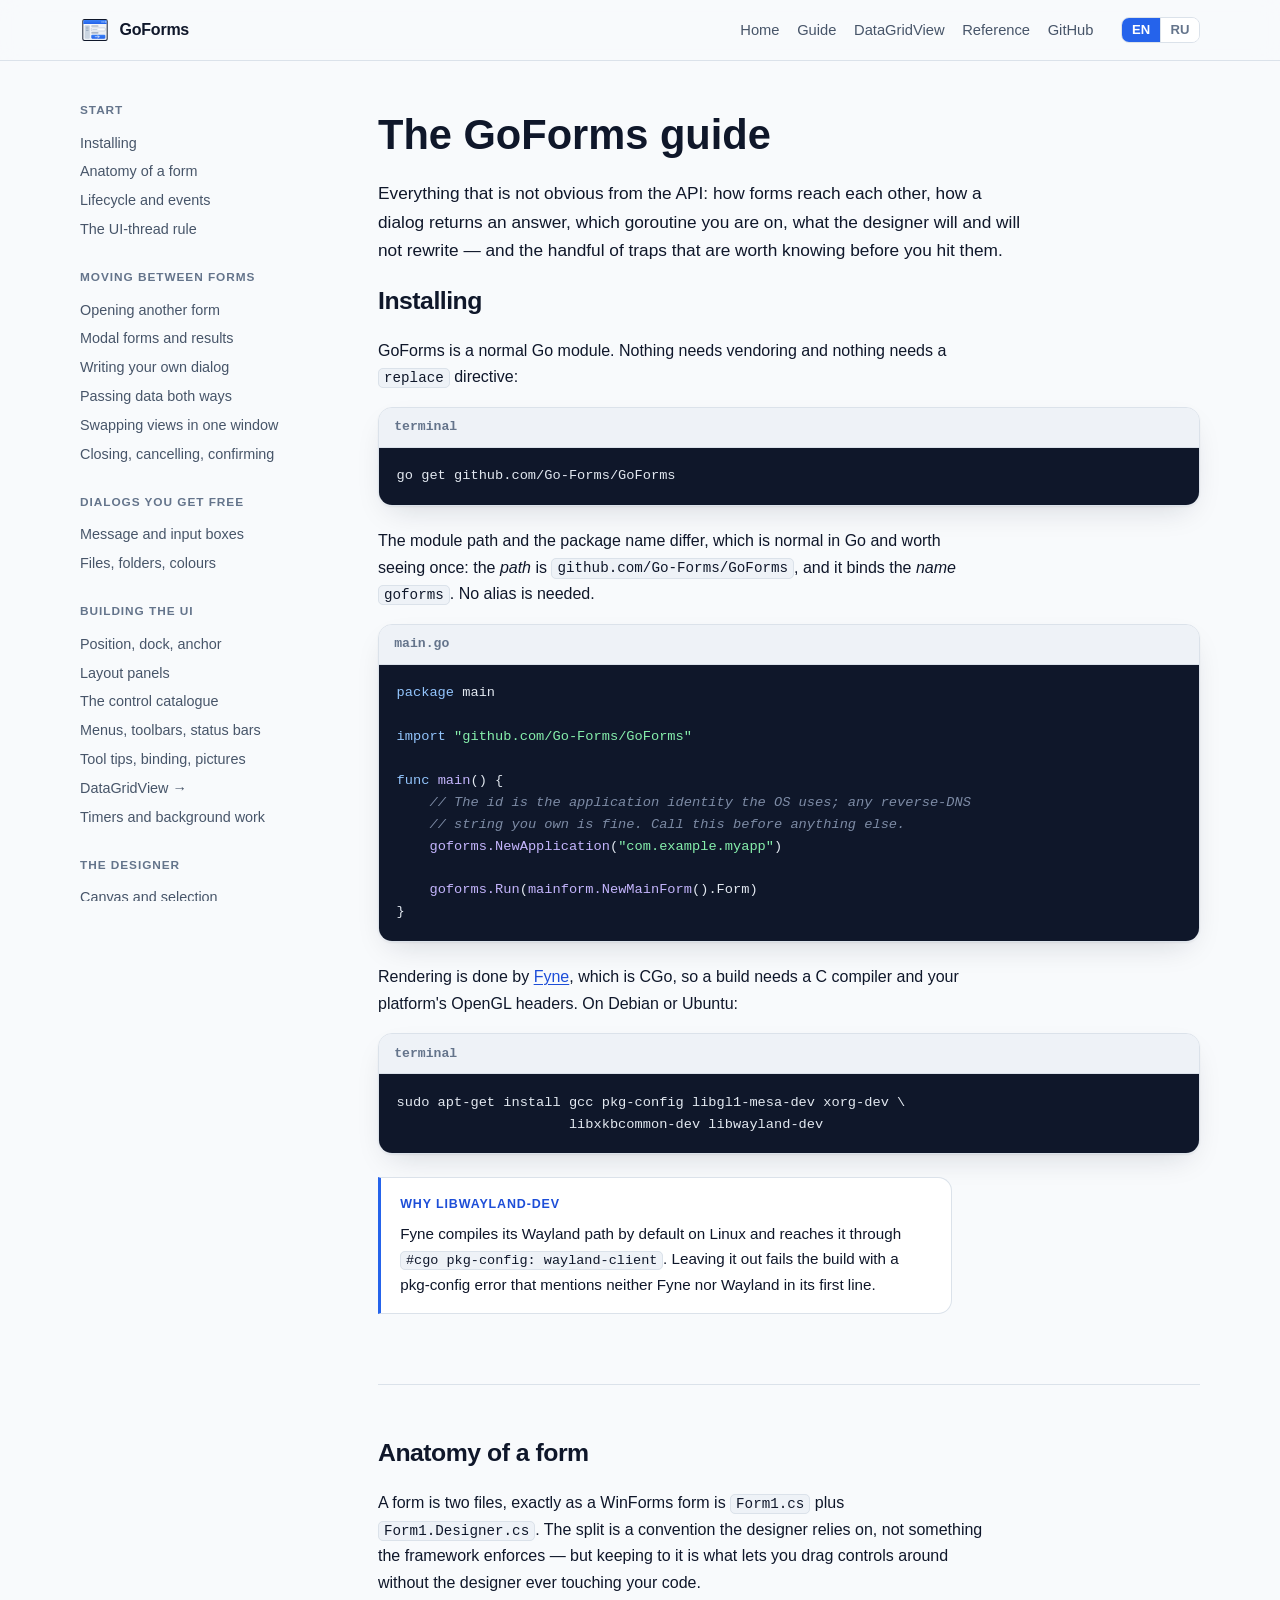
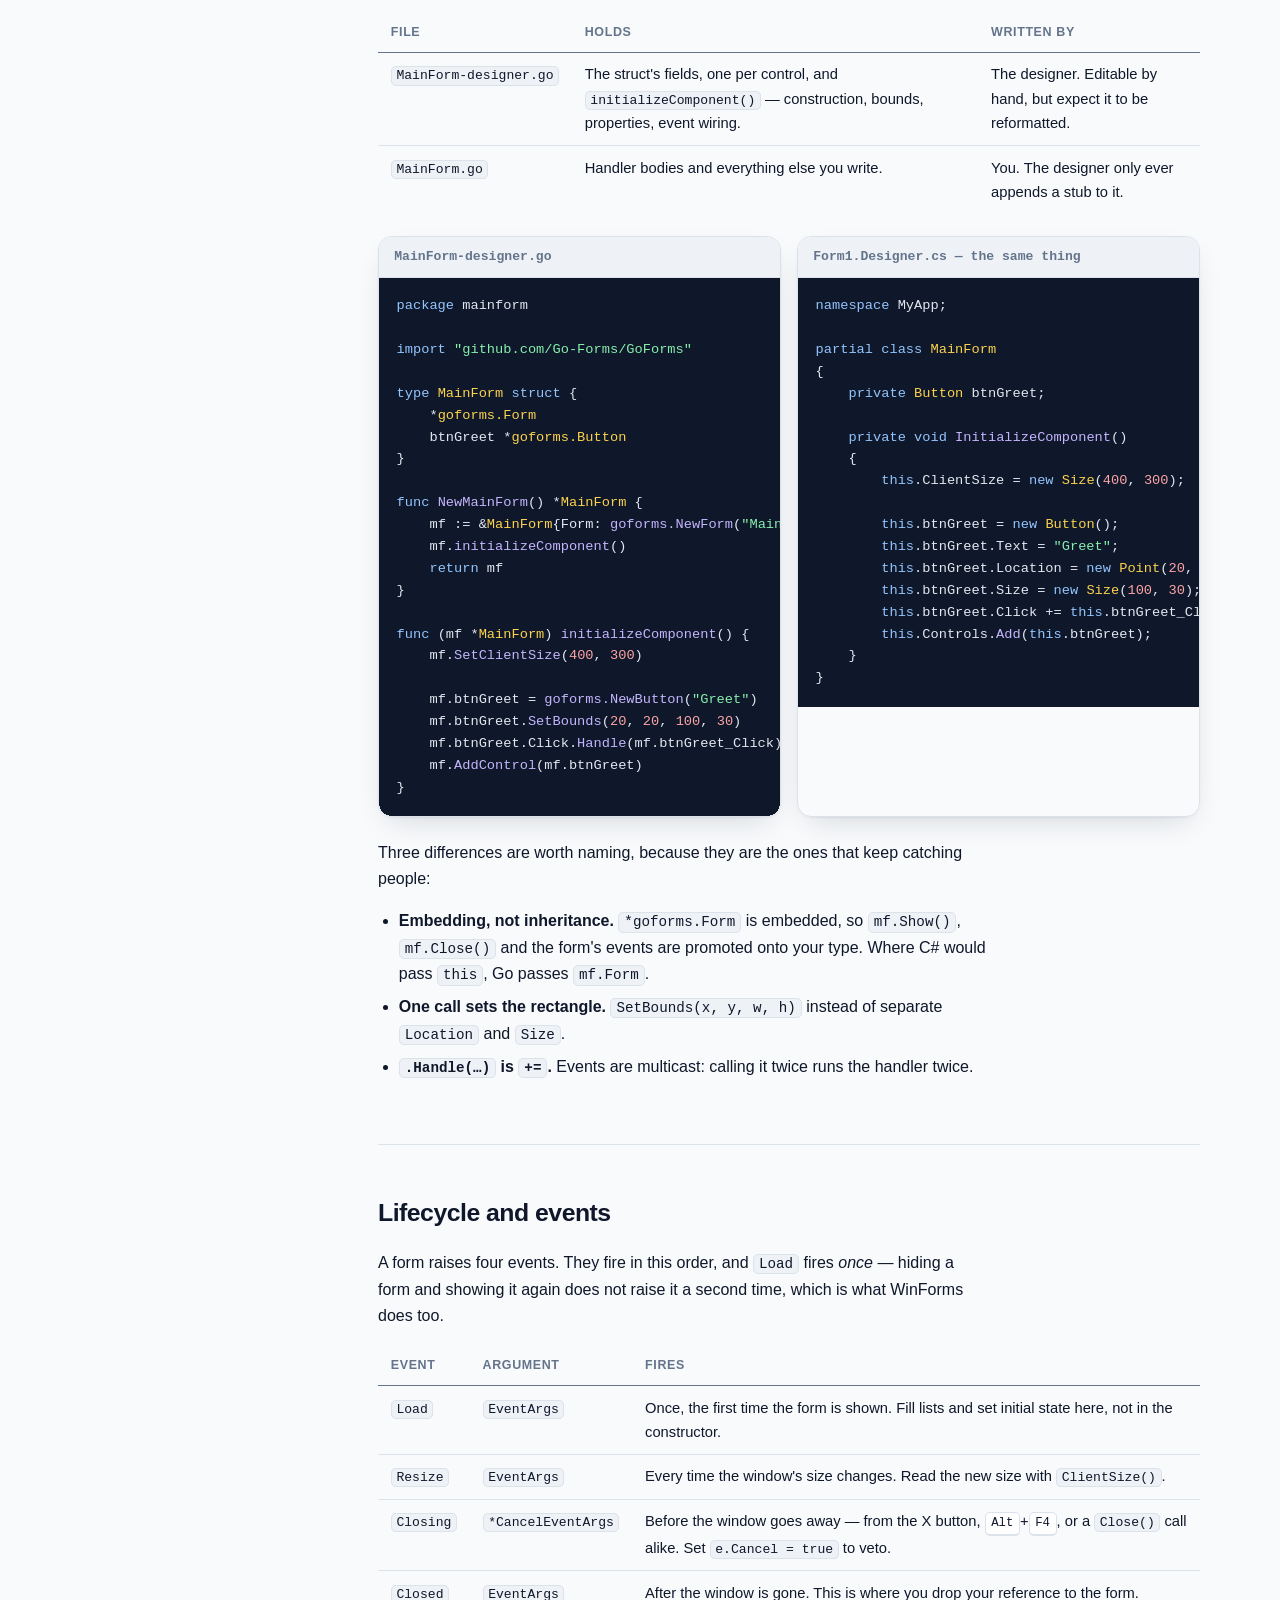
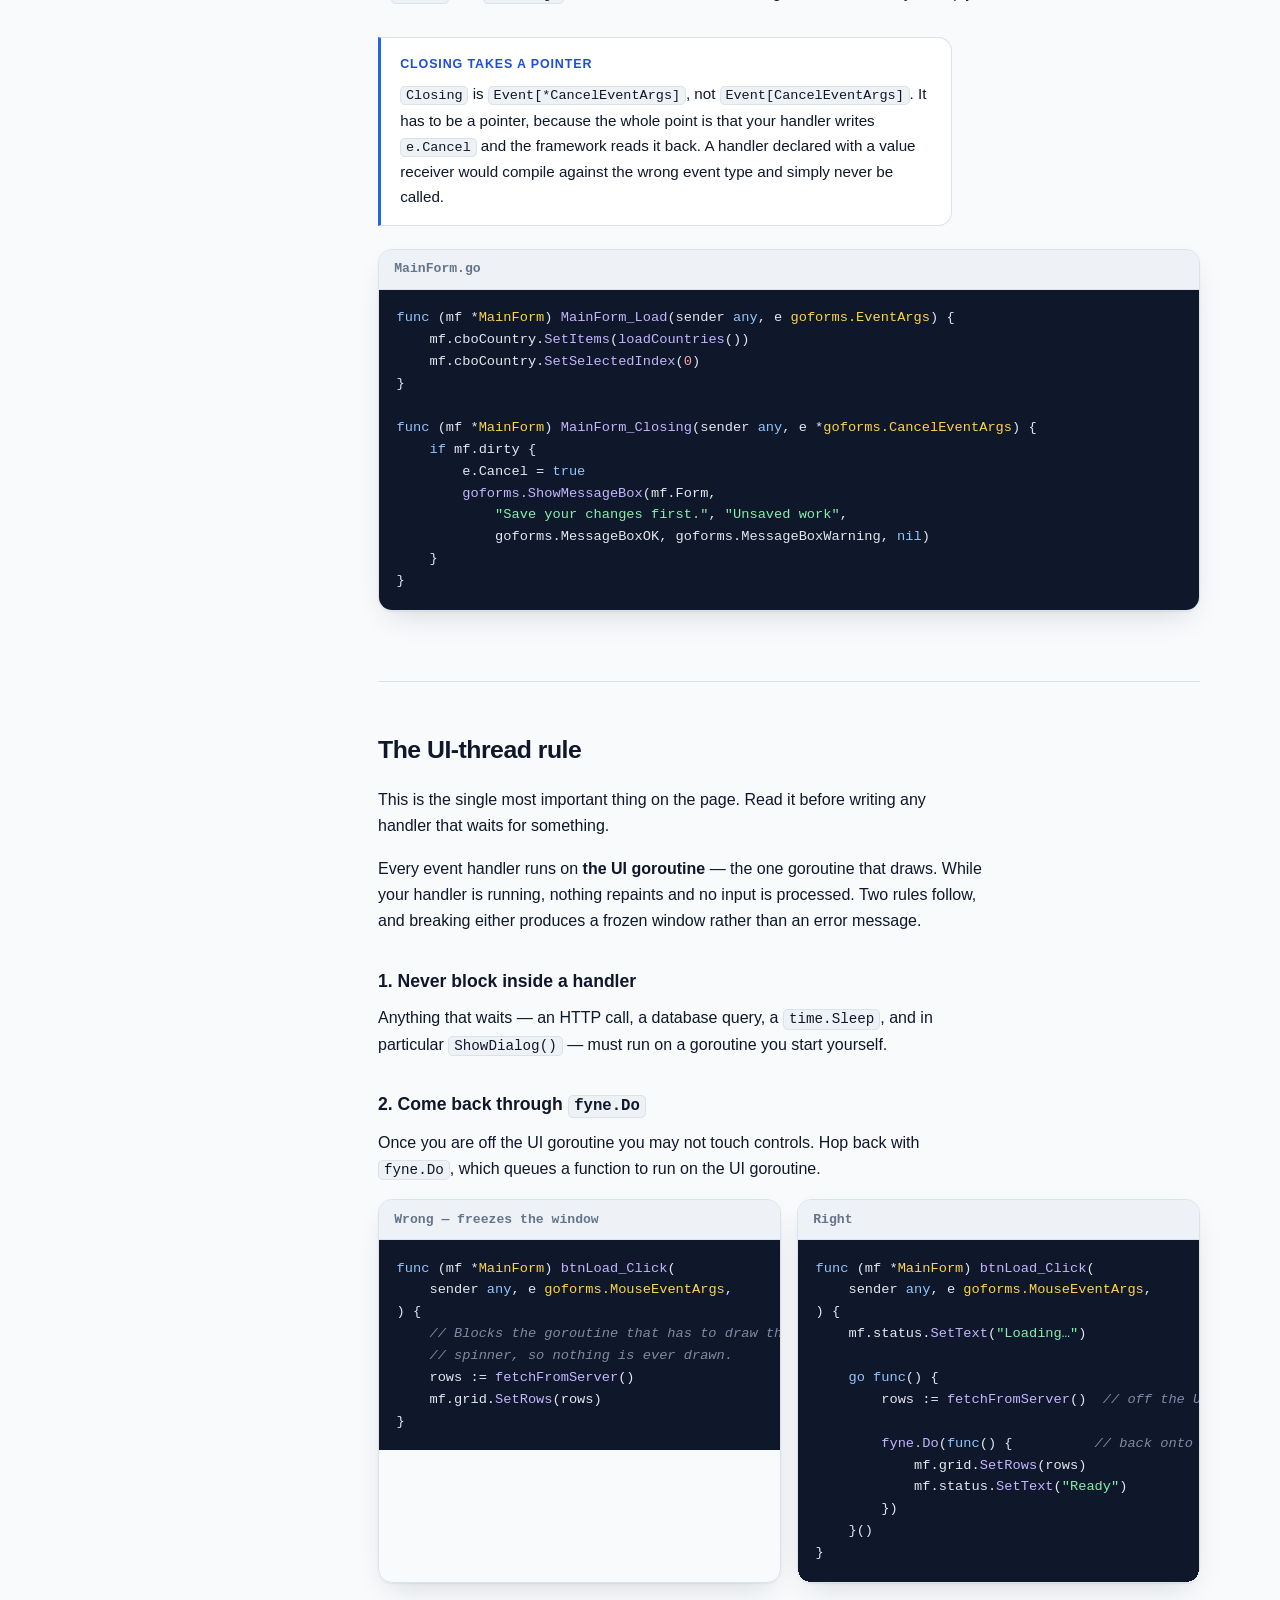
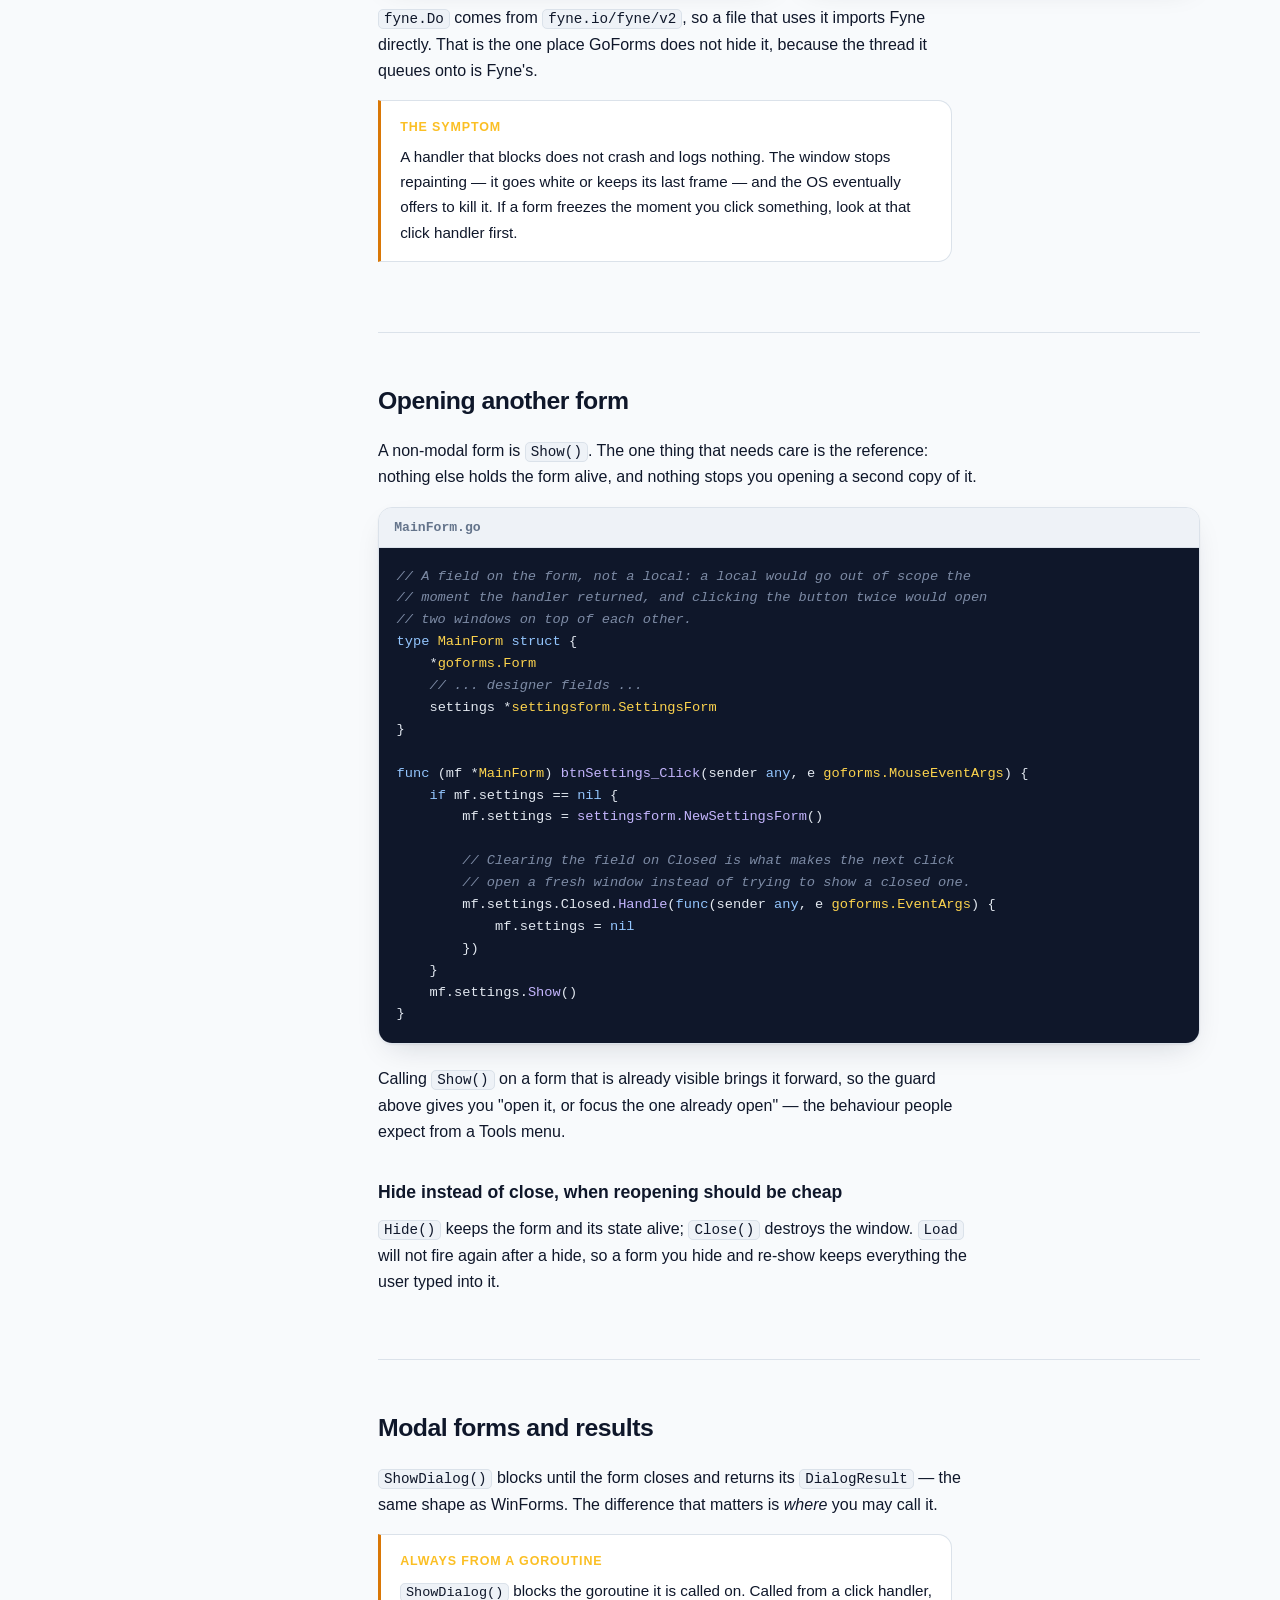
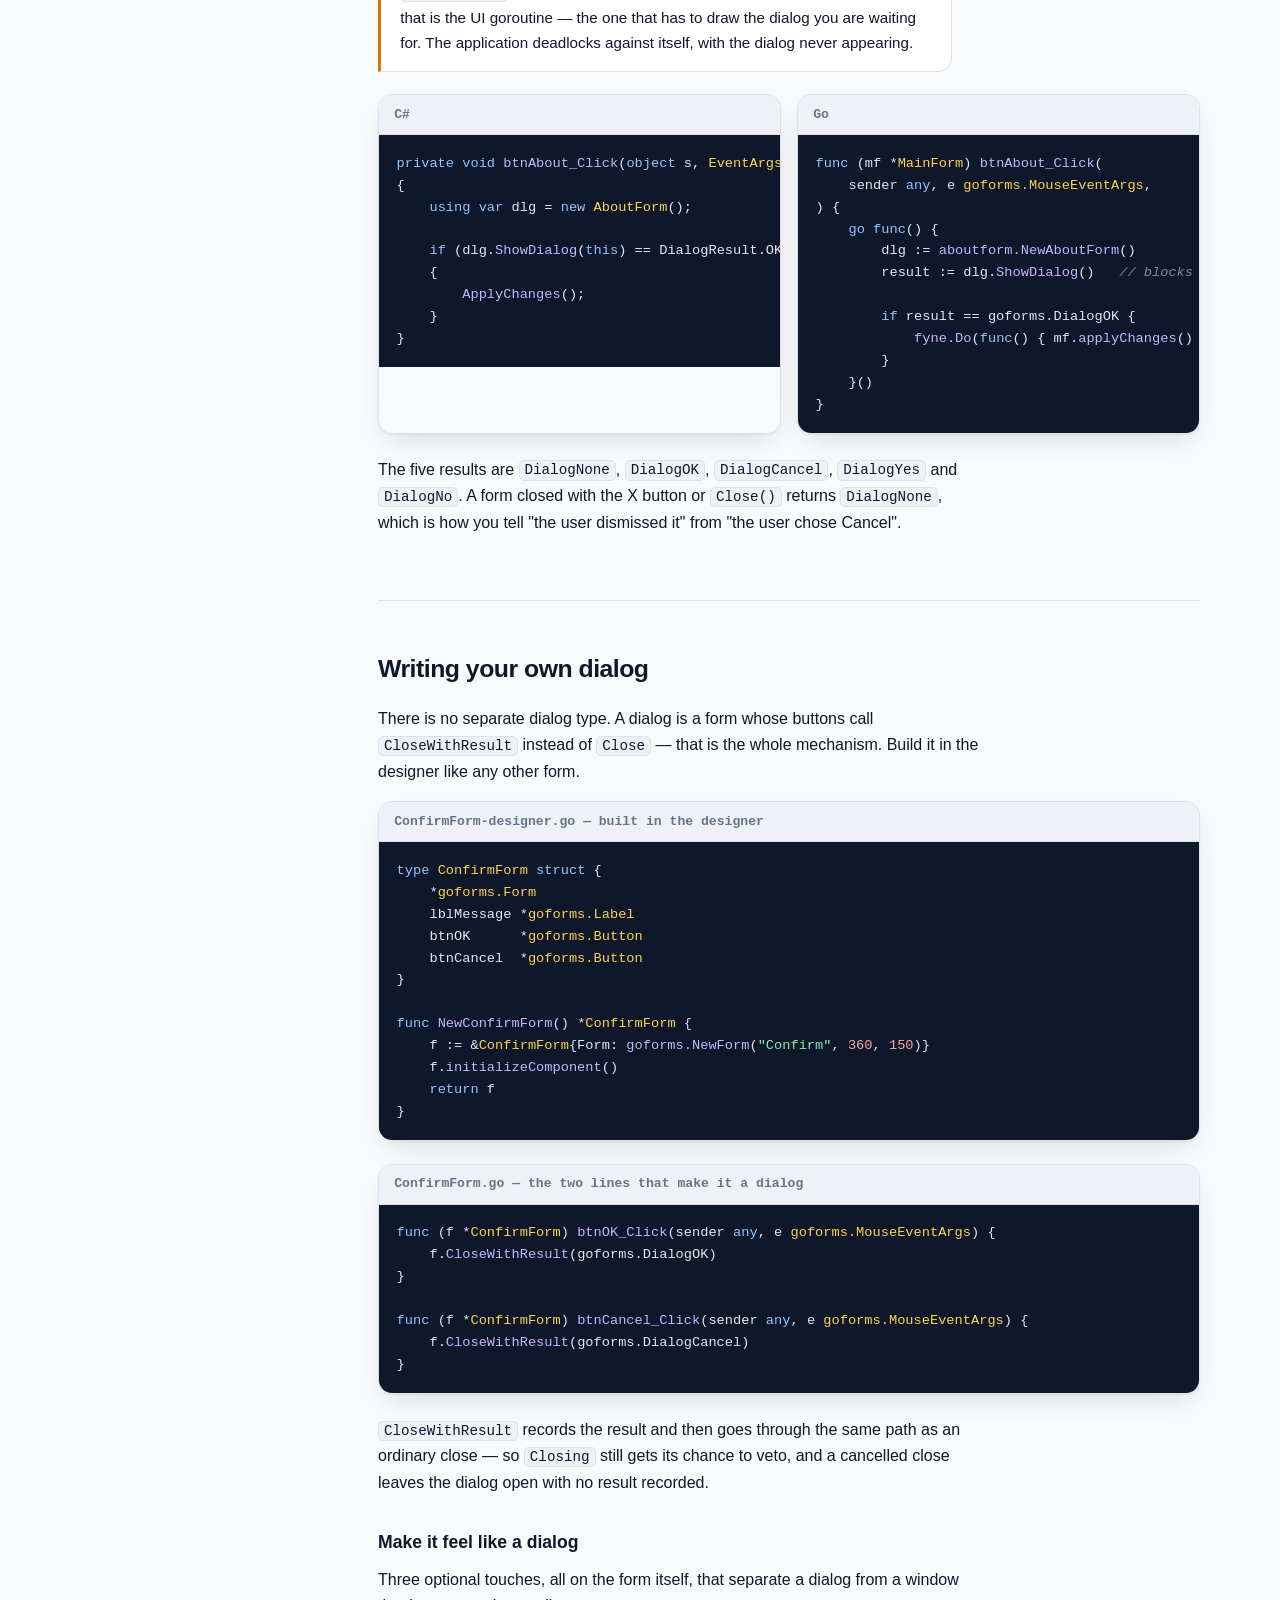
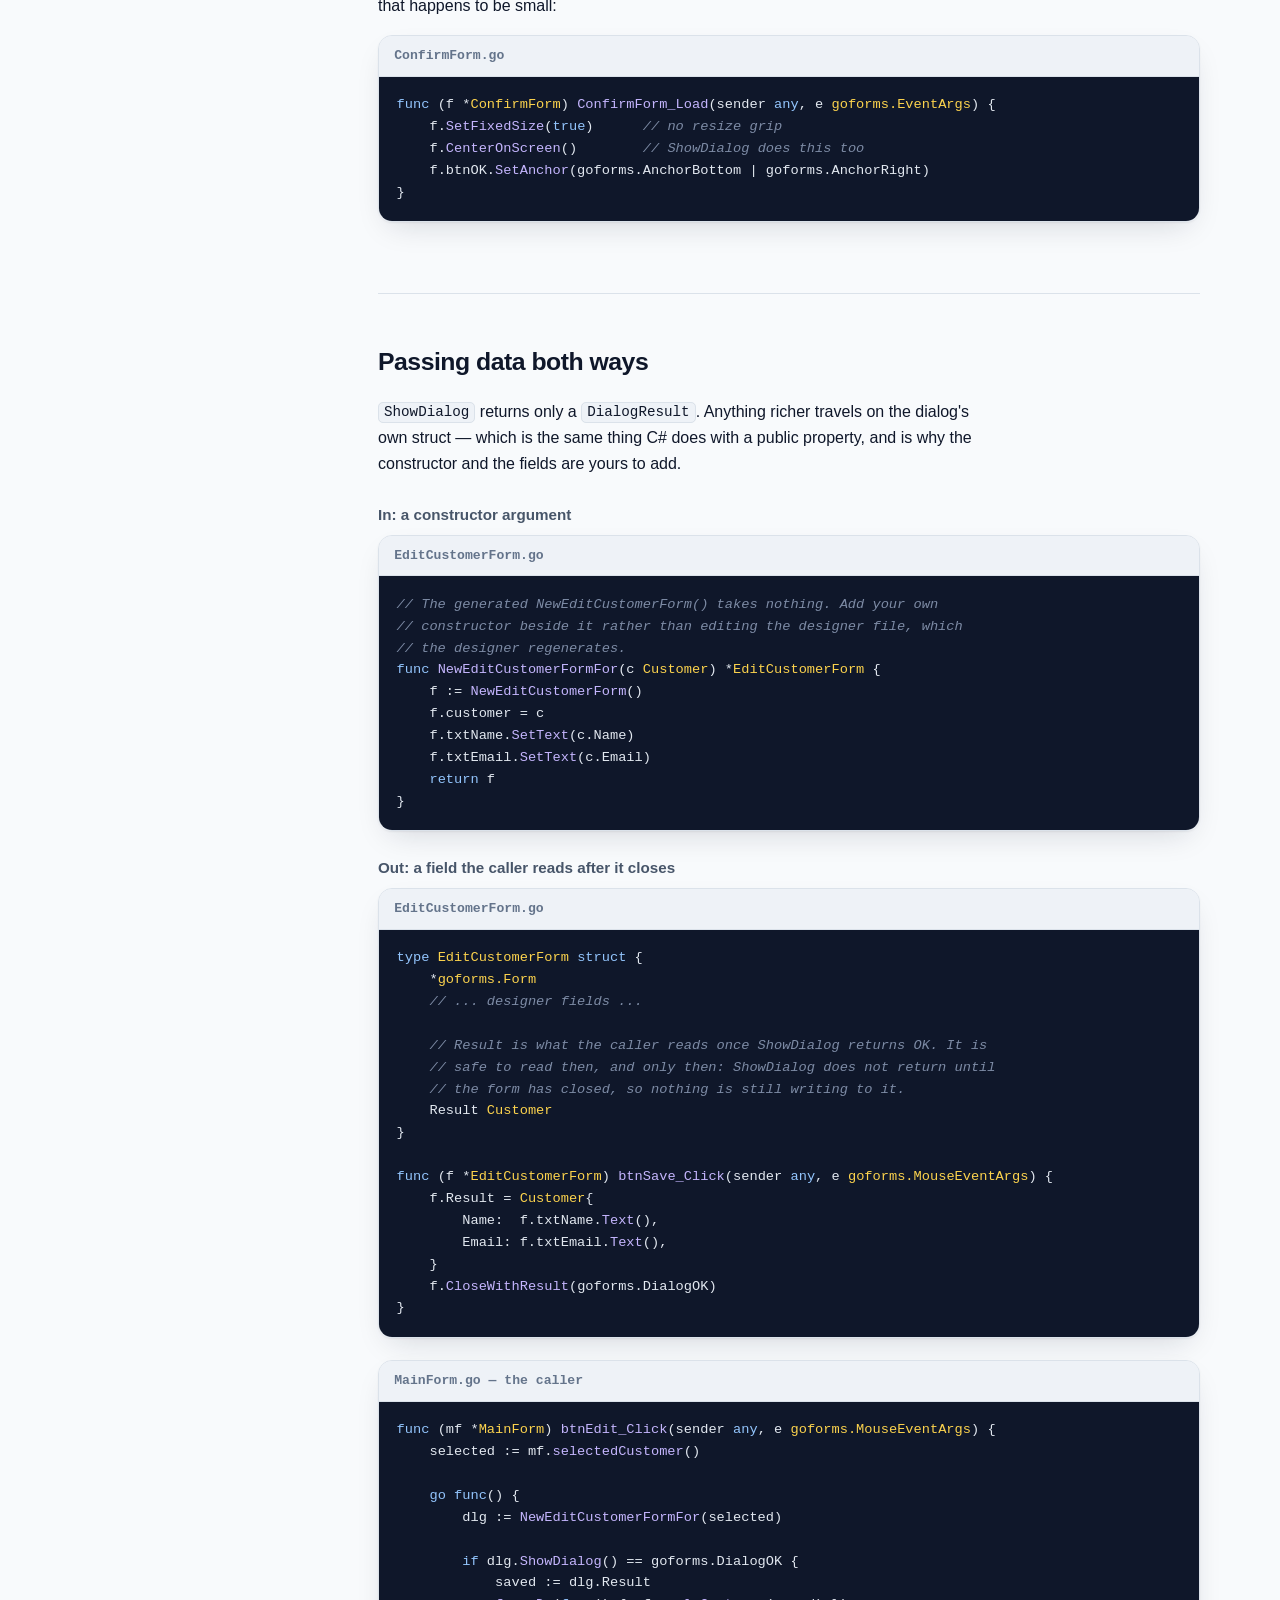
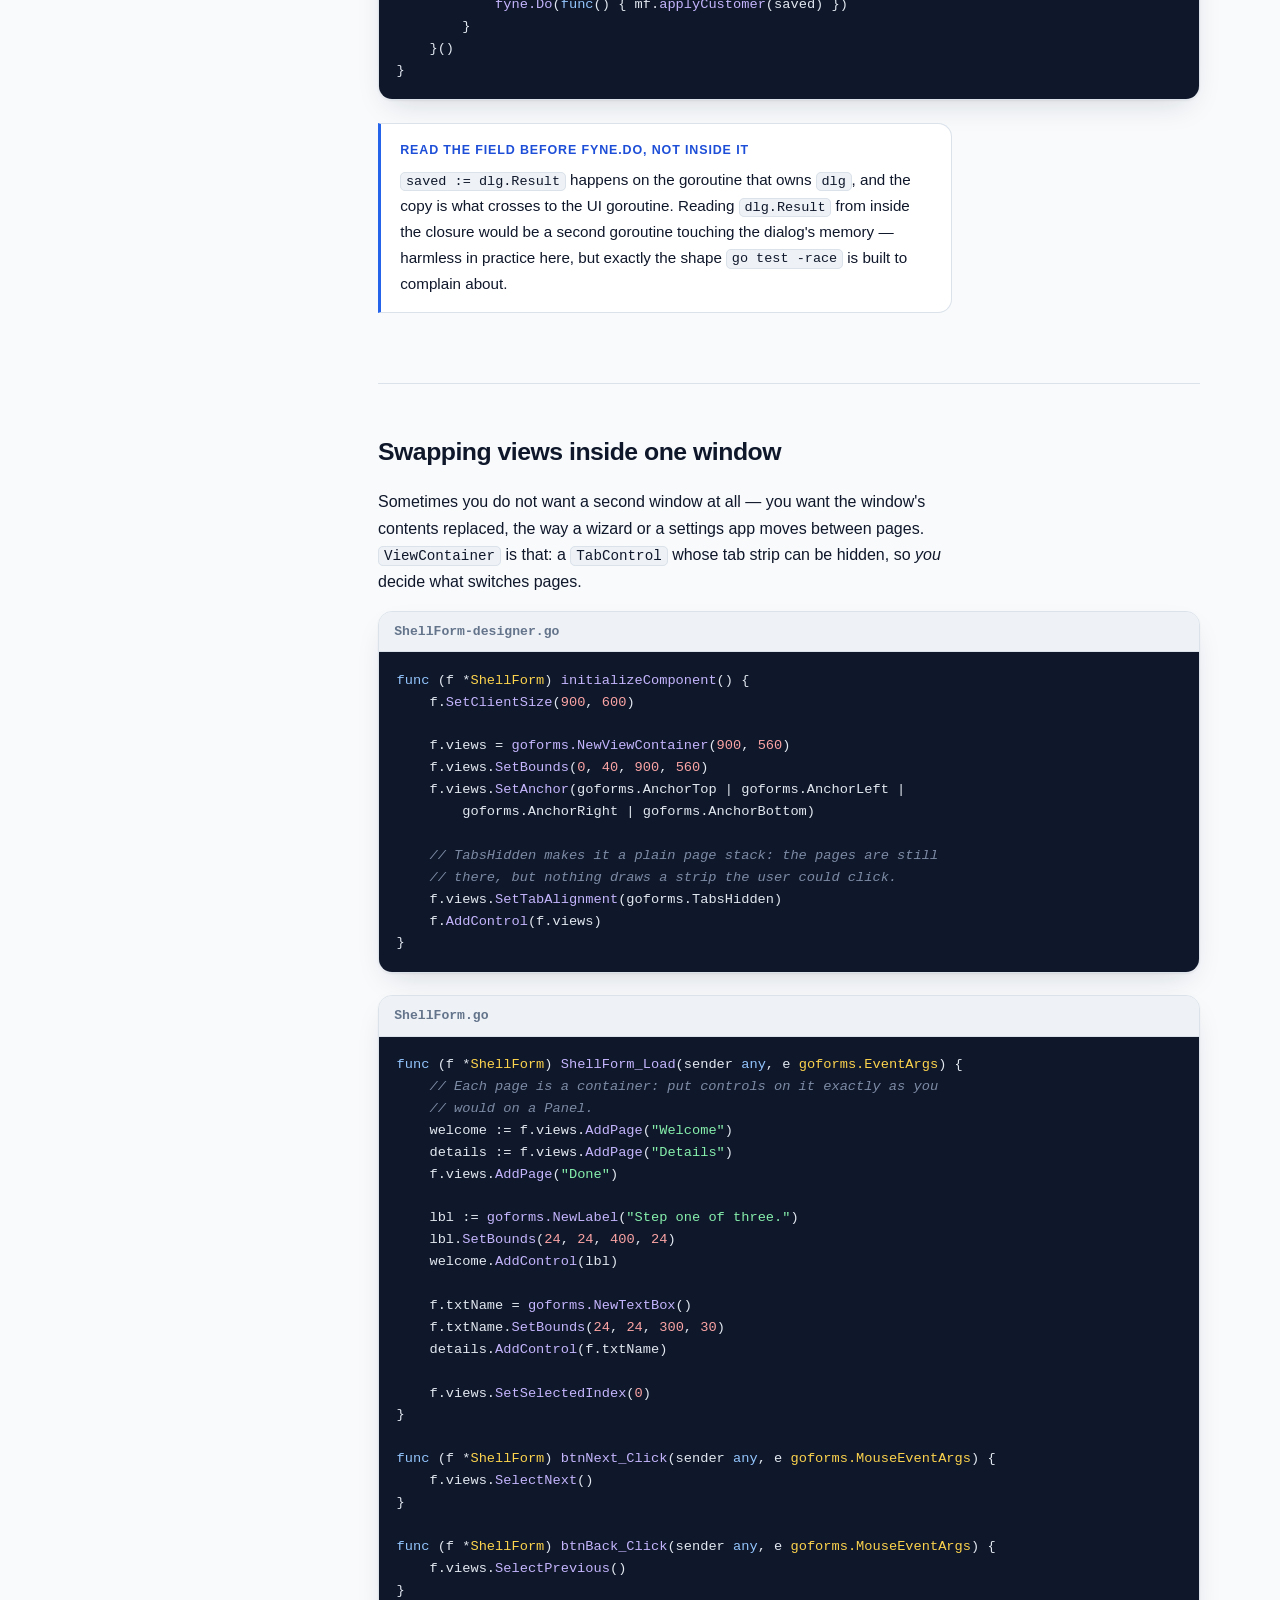
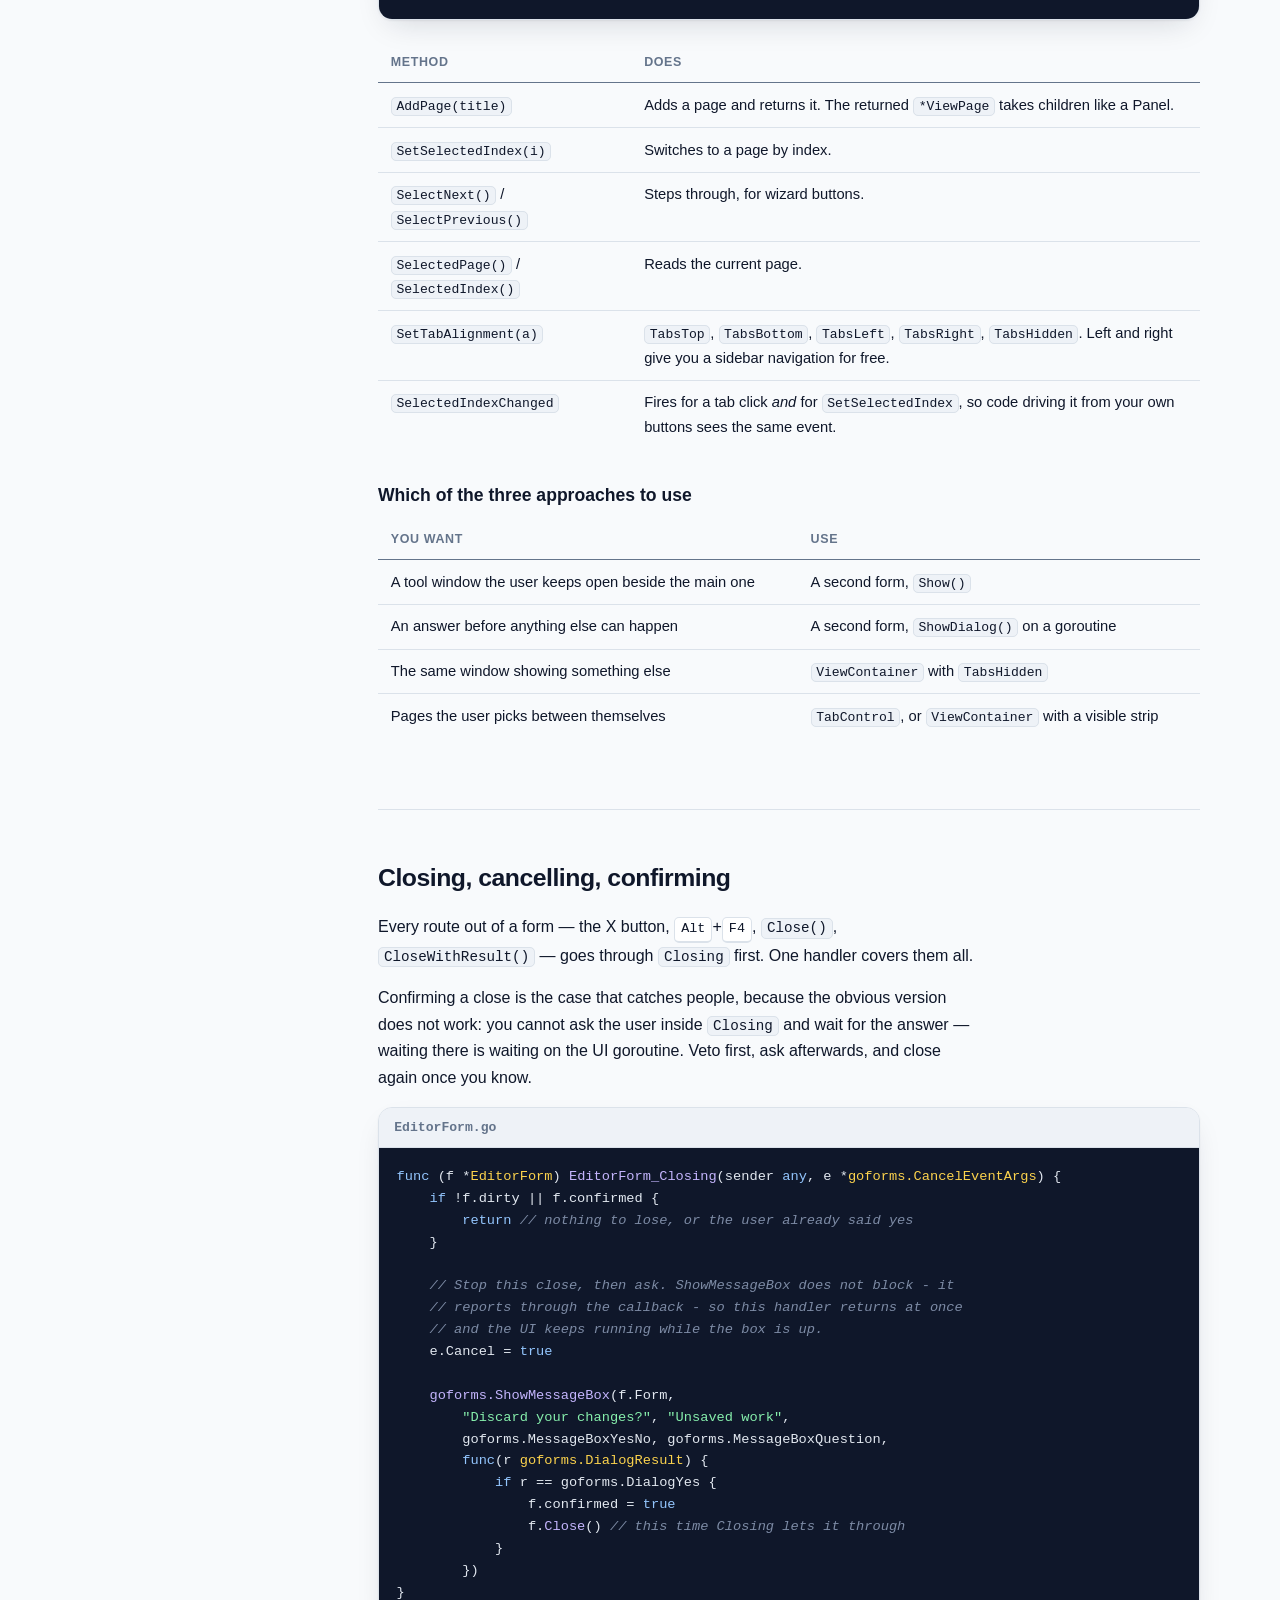
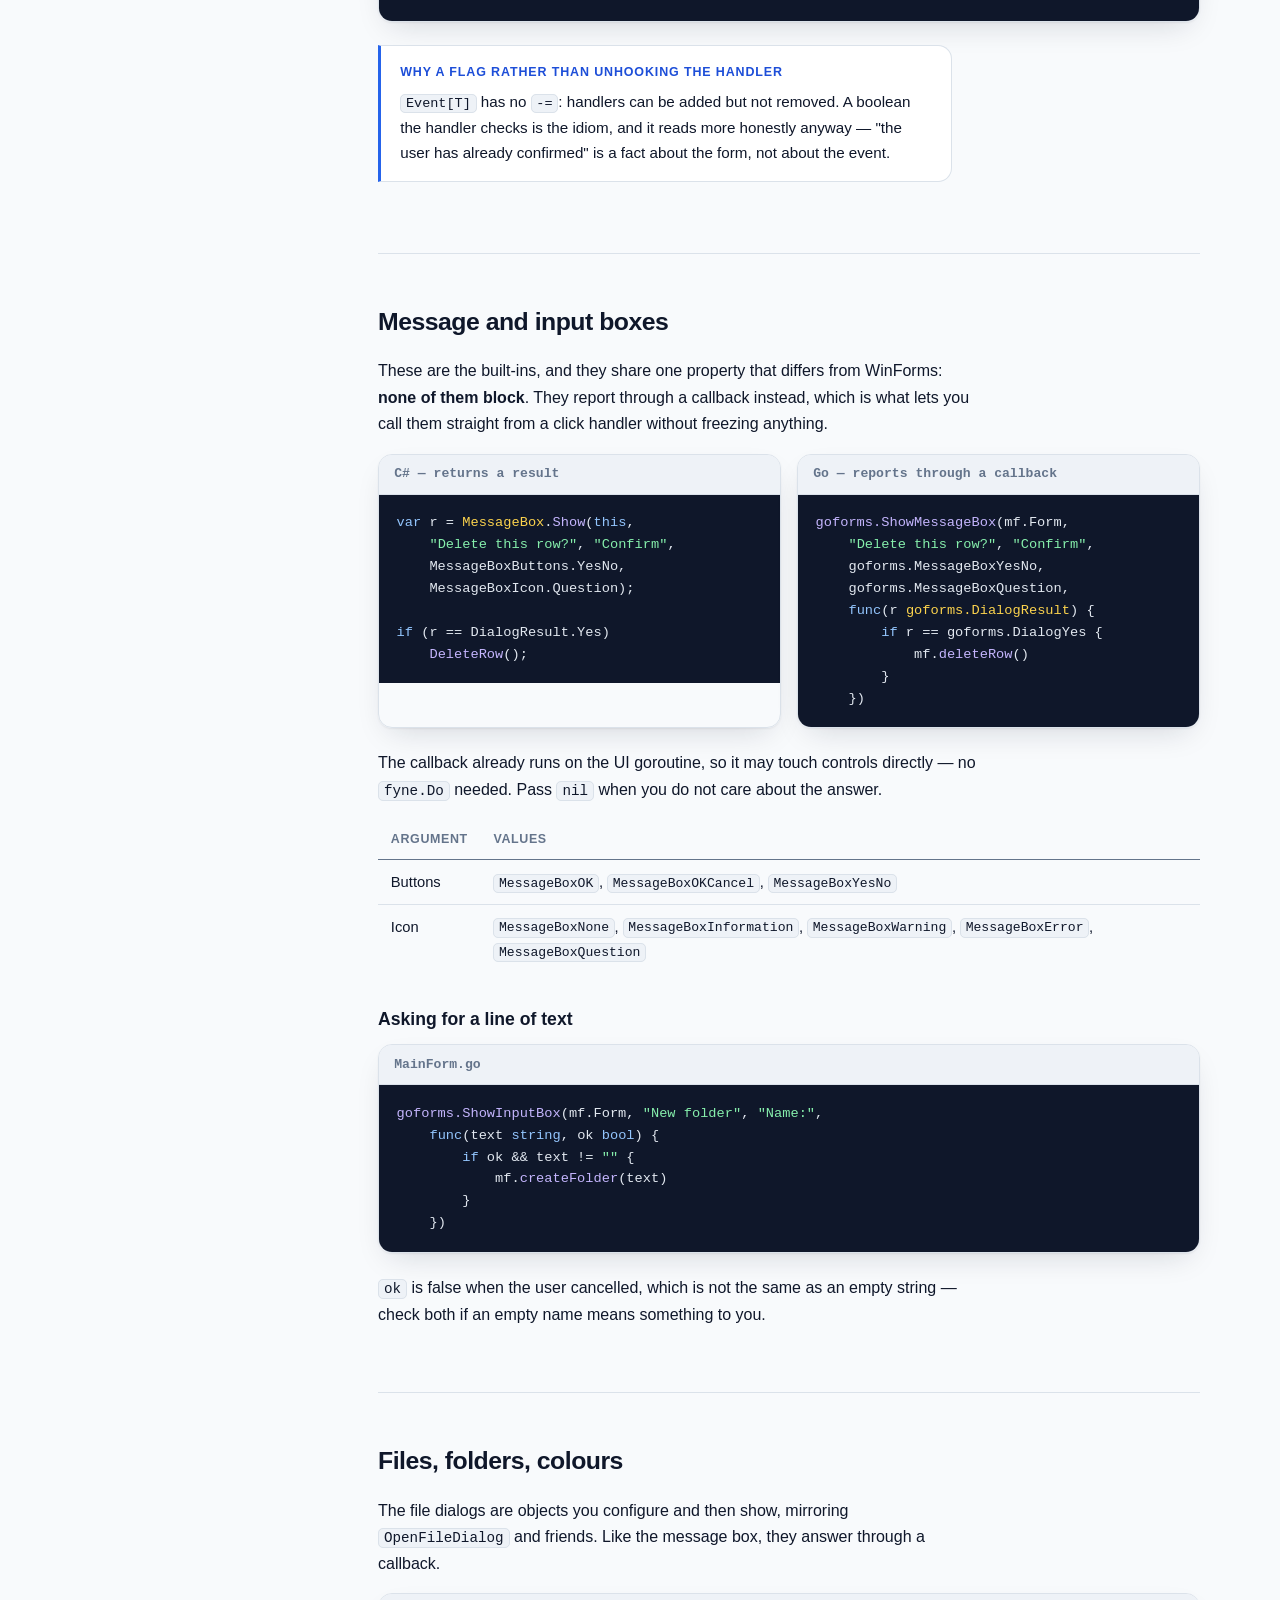
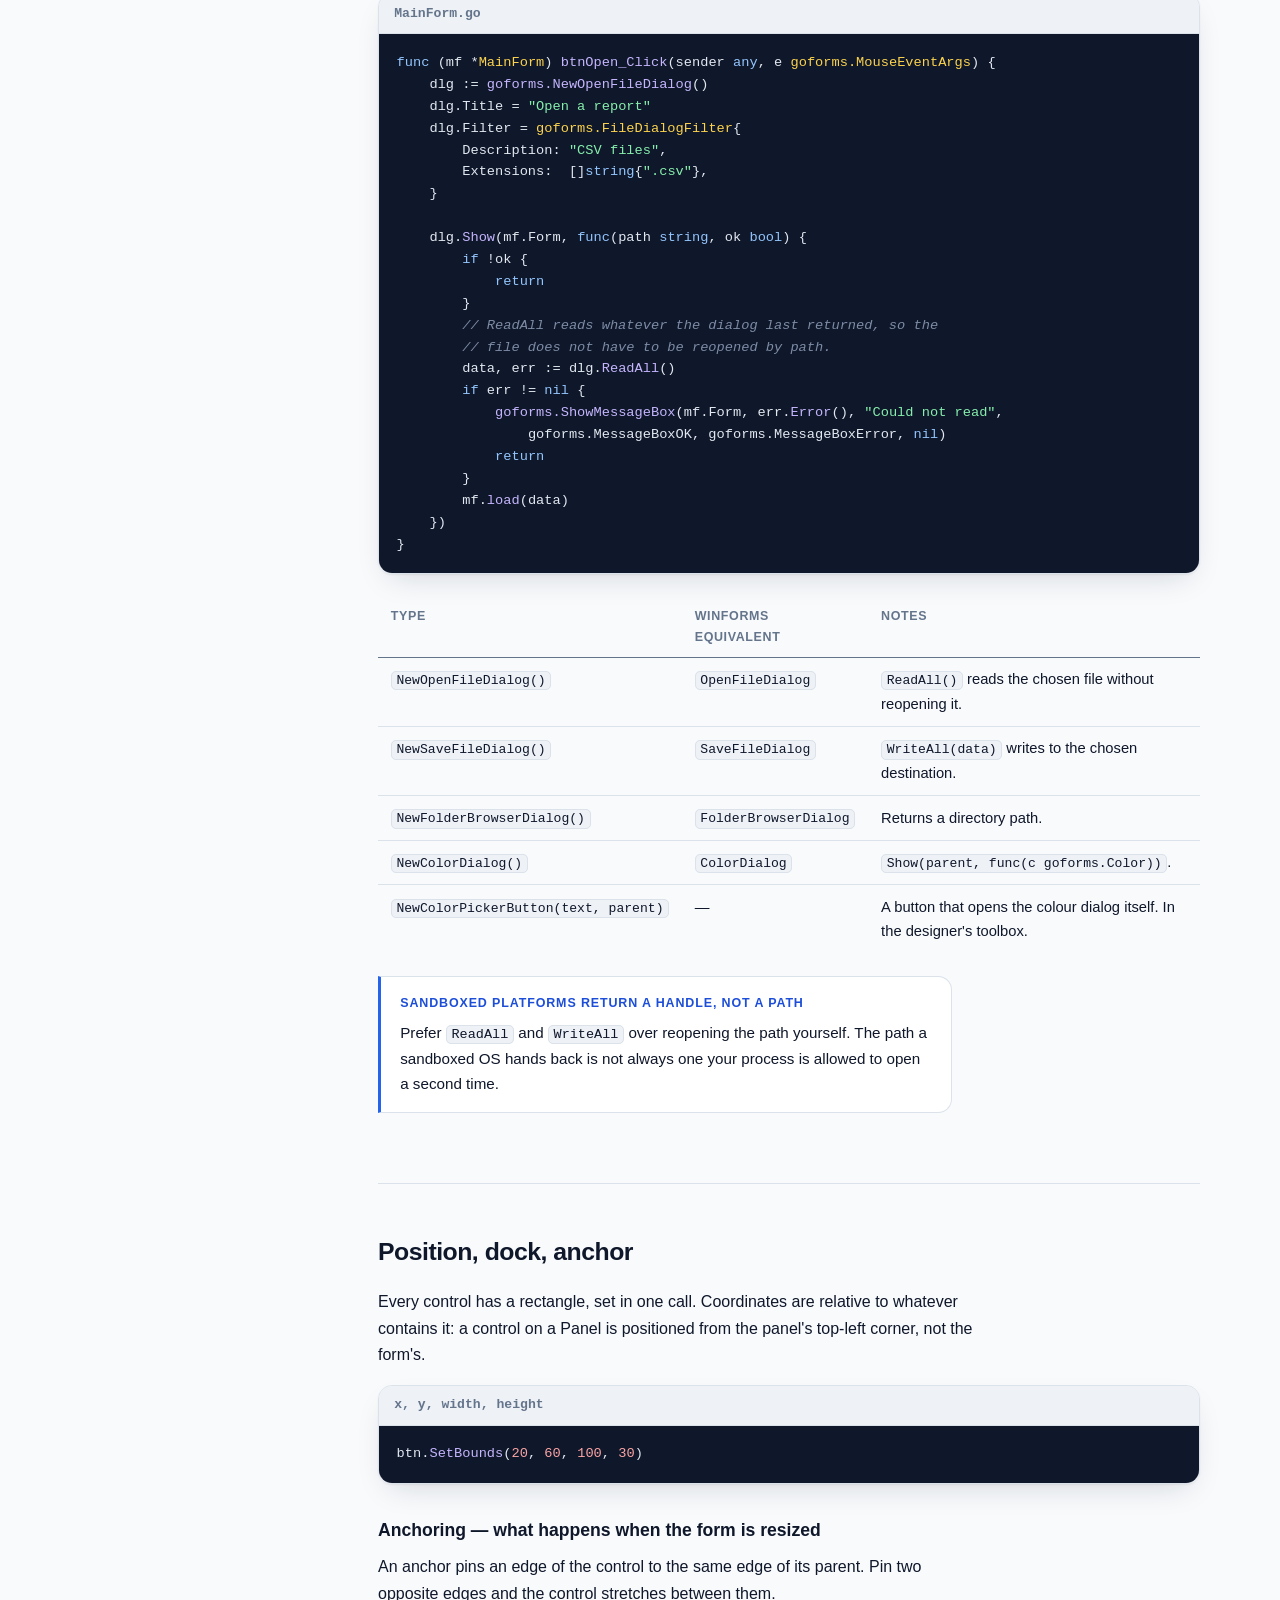
<file: site/guide.html>
<!doctype html>
<html lang="en">
<head>
<meta charset="utf-8">
<meta name="viewport" content="width=device-width, initial-scale=1">
<title>GoForms Guide — forms, dialogs, layout and the designer</title>
<meta name="description" content="The complete GoForms guide: moving between forms, modal and custom dialogs, swapping views inside one window, the UI-thread rule, layout, events, and every designer command.">
<link rel="icon" href="assets/favicon.svg" type="image/svg+xml">
<link rel="alternate" hreflang="en" href="https://go-forms.github.io/GoForms/guide.html">
<link rel="alternate" hreflang="ru" href="https://go-forms.github.io/GoForms/ru/guide.html">
<link rel="alternate" hreflang="x-default" href="https://go-forms.github.io/GoForms/guide.html">
<link rel="stylesheet" href="style.css">
<link rel="stylesheet" href="guide.css">
</head>
<body>

<header class="topbar">
  <div class="wrap">
    <a class="brand" href="index.html">
      <img src="assets/logo.svg" alt="">
      <span>GoForms</span>
    </a>
    <nav>
      <a href="index.html">Home</a>
      <a href="guide.html">Guide</a>
      <a href="datagridview.html">DataGridView</a>
      <a href="https://github.com/Go-Forms/GoForms/tree/main/docs">Reference</a>
      <a href="https://github.com/Go-Forms">GitHub</a>
    </nav>
    <div class="lang-switch">
      <a href="guide.html" aria-current="true" hreflang="en">EN</a>
      <a href="ru/guide.html" hreflang="ru">RU</a>
    </div>
  </div>
</header>

<div class="wrap doc-shell">

<aside class="doc-nav">
  <strong>Start</strong>
  <a href="#install">Installing</a>
  <a href="#anatomy">Anatomy of a form</a>
  <a href="#lifecycle">Lifecycle and events</a>
  <a href="#ui-thread">The UI-thread rule</a>

  <strong>Moving between forms</strong>
  <a href="#modeless">Opening another form</a>
  <a href="#modal">Modal forms and results</a>
  <a href="#custom-dialog">Writing your own dialog</a>
  <a href="#passing-data">Passing data both ways</a>
  <a href="#swap-in-place">Swapping views in one window</a>
  <a href="#closing">Closing, cancelling, confirming</a>

  <strong>Dialogs you get free</strong>
  <a href="#messagebox">Message and input boxes</a>
  <a href="#filedialogs">Files, folders, colours</a>

  <strong>Building the UI</strong>
  <a href="#layout">Position, dock, anchor</a>
  <a href="#panels">Layout panels</a>
  <a href="#controls">The control catalogue</a>
  <a href="#menus">Menus, toolbars, status bars</a>
  <a href="#tips-binding">Tool tips, binding, pictures</a>
  <a href="datagridview.html">DataGridView →</a>
  <a href="#timer">Timers and background work</a>

  <strong>The designer</strong>
  <a href="#designer-basics">Canvas and selection</a>
  <a href="#designer-tools">Menus, smart tags, outline</a>
  <a href="#designer-props">Properties and events</a>
  <a href="#designer-commands">Commands and shortcuts</a>
  <a href="#designer-theme">The theme editor</a>
  <a href="#designer-tidy">What tidy removes</a>
  <a href="#designer-limits">What it will not touch</a>

  <strong>Reference</strong>
  <a href="#csharp-map">C# to Go, side by side</a>
  <a href="#gotchas">Traps worth knowing</a>
</aside>

<main class="doc-body">

<h1>The GoForms guide</h1>
<p class="lead">
  Everything that is not obvious from the API: how forms reach each other, how
  a dialog returns an answer, which goroutine you are on, what the designer
  will and will not rewrite — and the handful of traps that are worth knowing
  before you hit them.
</p>

<!-- ================================================================== -->
<section id="install">
<h2>Installing</h2>

<p>
  GoForms is a normal Go module. Nothing needs vendoring and nothing needs a
  <code translate="no">replace</code> directive:
</p>

<figure class="code">
  <figcaption translate="no">terminal</figcaption>
<pre translate="no">go get github.com/Go-Forms/GoForms</pre>
</figure>

<p>
  The module path and the package name differ, which is normal in Go and worth
  seeing once: the <em>path</em> is
  <code translate="no">github.com/Go-Forms/GoForms</code>, and it binds the
  <em>name</em> <code translate="no">goforms</code>. No alias is needed.
</p>

<figure class="code">
  <figcaption translate="no">main.go</figcaption>
<pre translate="no"><span class="k">package</span> main

<span class="k">import</span> <span class="s">"github.com/Go-Forms/GoForms"</span>

<span class="k">func</span> <span class="f">main</span>() {
	<span class="c">// The id is the application identity the OS uses; any reverse-DNS</span>
	<span class="c">// string you own is fine. Call this before anything else.</span>
	<span class="f">goforms.NewApplication</span>(<span class="s">"com.example.myapp"</span>)

	<span class="f">goforms.Run</span>(<span class="f">mainform.NewMainForm</span>().Form)
}</pre>
</figure>

<p>
  Rendering is done by <a href="https://fyne.io">Fyne</a>, which is CGo, so a
  build needs a C compiler and your platform's OpenGL headers. On Debian or
  Ubuntu:
</p>

<figure class="code">
  <figcaption translate="no">terminal</figcaption>
<pre translate="no">sudo apt-get install gcc pkg-config libgl1-mesa-dev xorg-dev \
                     libxkbcommon-dev libwayland-dev</pre>
</figure>

<div class="note">
  <span class="note-title">Why libwayland-dev</span>
  <p>
    Fyne compiles its Wayland path by default on Linux and reaches it through
    <code translate="no">#cgo pkg-config: wayland-client</code>. Leaving it out
    fails the build with a pkg-config error that mentions neither Fyne nor
    Wayland in its first line.
  </p>
</div>
</section>

<!-- ================================================================== -->
<section id="anatomy">
<h2>Anatomy of a form</h2>

<p>
  A form is two files, exactly as a WinForms form is
  <code translate="no">Form1.cs</code> plus
  <code translate="no">Form1.Designer.cs</code>. The split is a convention the
  designer relies on, not something the framework enforces — but keeping to it
  is what lets you drag controls around without the designer ever touching
  your code.
</p>

<div class="table-wrap">
<table>
  <thead><tr><th>File</th><th>Holds</th><th>Written by</th></tr></thead>
  <tbody>
    <tr>
      <td><code translate="no">MainForm-designer.go</code></td>
      <td>The struct's fields, one per control, and <code translate="no">initializeComponent()</code> — construction, bounds, properties, event wiring.</td>
      <td>The designer. Editable by hand, but expect it to be reformatted.</td>
    </tr>
    <tr>
      <td><code translate="no">MainForm.go</code></td>
      <td>Handler bodies and everything else you write.</td>
      <td>You. The designer only ever appends a stub to it.</td>
    </tr>
  </tbody>
</table>
</div>

<div class="compare">
  <figure class="code">
    <figcaption translate="no">MainForm-designer.go</figcaption>
<pre translate="no"><span class="k">package</span> mainform

<span class="k">import</span> <span class="s">"github.com/Go-Forms/GoForms"</span>

<span class="k">type</span> <span class="t">MainForm</span> <span class="k">struct</span> {
	*<span class="t">goforms.Form</span>
	btnGreet *<span class="t">goforms.Button</span>
}

<span class="k">func</span> <span class="f">NewMainForm</span>() *<span class="t">MainForm</span> {
	mf := &amp;<span class="t">MainForm</span>{Form: <span class="f">goforms.NewForm</span>(<span class="s">"Main"</span>, <span class="n">400</span>, <span class="n">300</span>)}
	mf.<span class="f">initializeComponent</span>()
	<span class="k">return</span> mf
}

<span class="k">func</span> (mf *<span class="t">MainForm</span>) <span class="f">initializeComponent</span>() {
	mf.<span class="f">SetClientSize</span>(<span class="n">400</span>, <span class="n">300</span>)

	mf.btnGreet = <span class="f">goforms.NewButton</span>(<span class="s">"Greet"</span>)
	mf.btnGreet.<span class="f">SetBounds</span>(<span class="n">20</span>, <span class="n">20</span>, <span class="n">100</span>, <span class="n">30</span>)
	mf.btnGreet.Click.<span class="f">Handle</span>(mf.btnGreet_Click)
	mf.<span class="f">AddControl</span>(mf.btnGreet)
}</pre>
  </figure>

  <figure class="code">
    <figcaption translate="no">Form1.Designer.cs — the same thing</figcaption>
<pre translate="no"><span class="k">namespace</span> MyApp;

<span class="k">partial class</span> <span class="t">MainForm</span>
{
    <span class="k">private</span> <span class="t">Button</span> btnGreet;

    <span class="k">private void</span> <span class="f">InitializeComponent</span>()
    {
        <span class="k">this</span>.ClientSize = <span class="k">new</span> <span class="t">Size</span>(<span class="n">400</span>, <span class="n">300</span>);

        <span class="k">this</span>.btnGreet = <span class="k">new</span> <span class="t">Button</span>();
        <span class="k">this</span>.btnGreet.Text = <span class="s">"Greet"</span>;
        <span class="k">this</span>.btnGreet.Location = <span class="k">new</span> <span class="t">Point</span>(<span class="n">20</span>, <span class="n">20</span>);
        <span class="k">this</span>.btnGreet.Size = <span class="k">new</span> <span class="t">Size</span>(<span class="n">100</span>, <span class="n">30</span>);
        <span class="k">this</span>.btnGreet.Click += <span class="k">this</span>.btnGreet_Click;
        <span class="k">this</span>.Controls.<span class="f">Add</span>(<span class="k">this</span>.btnGreet);
    }
}</pre>
  </figure>
</div>

<p>
  Three differences are worth naming, because they are the ones that keep
  catching people:
</p>

<ul>
  <li>
    <strong>Embedding, not inheritance.</strong>
    <code translate="no">*goforms.Form</code> is embedded, so
    <code translate="no">mf.Show()</code>,
    <code translate="no">mf.Close()</code> and the form's events are promoted
    onto your type. Where C# would pass <code translate="no">this</code>, Go
    passes <code translate="no">mf.Form</code>.
  </li>
  <li>
    <strong>One call sets the rectangle.</strong>
    <code translate="no">SetBounds(x, y, w, h)</code> instead of separate
    <code translate="no">Location</code> and <code translate="no">Size</code>.
  </li>
  <li>
    <strong><code translate="no">.Handle(…)</code> is <code translate="no">+=</code>.</strong>
    Events are multicast: calling it twice runs the handler twice.
  </li>
</ul>
</section>

<!-- ================================================================== -->
<section id="lifecycle">
<h2>Lifecycle and events</h2>

<p>
  A form raises four events. They fire in this order, and
  <code translate="no">Load</code> fires <em>once</em> — hiding a form and
  showing it again does not raise it a second time, which is what WinForms
  does too.
</p>

<div class="table-wrap">
<table>
  <thead><tr><th>Event</th><th>Argument</th><th>Fires</th></tr></thead>
  <tbody>
    <tr><td><code translate="no">Load</code></td><td><code translate="no">EventArgs</code></td><td>Once, the first time the form is shown. Fill lists and set initial state here, not in the constructor.</td></tr>
    <tr><td><code translate="no">Resize</code></td><td><code translate="no">EventArgs</code></td><td>Every time the window's size changes. Read the new size with <code translate="no">ClientSize()</code>.</td></tr>
    <tr><td><code translate="no">Closing</code></td><td><code translate="no">*CancelEventArgs</code></td><td>Before the window goes away — from the X button, <kbd>Alt</kbd>+<kbd>F4</kbd>, or a <code translate="no">Close()</code> call alike. Set <code translate="no">e.Cancel = true</code> to veto.</td></tr>
    <tr><td><code translate="no">Closed</code></td><td><code translate="no">EventArgs</code></td><td>After the window is gone. This is where you drop your reference to the form.</td></tr>
  </tbody>
</table>
</div>

<div class="note">
  <span class="note-title">Closing takes a pointer</span>
  <p>
    <code translate="no">Closing</code> is
    <code translate="no">Event[*CancelEventArgs]</code>, not
    <code translate="no">Event[CancelEventArgs]</code>. It has to be a pointer,
    because the whole point is that your handler writes
    <code translate="no">e.Cancel</code> and the framework reads it back. A
    handler declared with a value receiver would compile against the wrong
    event type and simply never be called.
  </p>
</div>

<figure class="code">
  <figcaption translate="no">MainForm.go</figcaption>
<pre translate="no"><span class="k">func</span> (mf *<span class="t">MainForm</span>) <span class="f">MainForm_Load</span>(sender <span class="k">any</span>, e <span class="t">goforms.EventArgs</span>) {
	mf.cboCountry.<span class="f">SetItems</span>(<span class="f">loadCountries</span>())
	mf.cboCountry.<span class="f">SetSelectedIndex</span>(<span class="n">0</span>)
}

<span class="k">func</span> (mf *<span class="t">MainForm</span>) <span class="f">MainForm_Closing</span>(sender <span class="k">any</span>, e *<span class="t">goforms.CancelEventArgs</span>) {
	<span class="k">if</span> mf.dirty {
		e.Cancel = <span class="k">true</span>
		<span class="f">goforms.ShowMessageBox</span>(mf.Form,
			<span class="s">"Save your changes first."</span>, <span class="s">"Unsaved work"</span>,
			goforms.MessageBoxOK, goforms.MessageBoxWarning, <span class="k">nil</span>)
	}
}</pre>
</figure>
</section>

<!-- ================================================================== -->
<section id="ui-thread">
<h2>The UI-thread rule</h2>

<p>
  This is the single most important thing on the page. Read it before writing
  any handler that waits for something.
</p>

<p>
  Every event handler runs on <strong>the UI goroutine</strong> — the one
  goroutine that draws. While your handler is running, nothing repaints and no
  input is processed. Two rules follow, and breaking either produces a frozen
  window rather than an error message.
</p>

<h3>1. Never block inside a handler</h3>

<p>
  Anything that waits — an HTTP call, a database query, a
  <code translate="no">time.Sleep</code>, and in particular
  <code translate="no">ShowDialog()</code> — must run on a goroutine you start
  yourself.
</p>

<h3>2. Come back through <code translate="no">fyne.Do</code></h3>

<p>
  Once you are off the UI goroutine you may not touch controls. Hop back with
  <code translate="no">fyne.Do</code>, which queues a function to run on the UI
  goroutine.
</p>

<div class="compare">
  <figure class="code">
    <figcaption translate="no">Wrong — freezes the window</figcaption>
<pre translate="no"><span class="k">func</span> (mf *<span class="t">MainForm</span>) <span class="f">btnLoad_Click</span>(
	sender <span class="k">any</span>, e <span class="t">goforms.MouseEventArgs</span>,
) {
	<span class="c">// Blocks the goroutine that has to draw the</span>
	<span class="c">// spinner, so nothing is ever drawn.</span>
	rows := <span class="f">fetchFromServer</span>()
	mf.grid.<span class="f">SetRows</span>(rows)
}</pre>
  </figure>

  <figure class="code">
    <figcaption translate="no">Right</figcaption>
<pre translate="no"><span class="k">func</span> (mf *<span class="t">MainForm</span>) <span class="f">btnLoad_Click</span>(
	sender <span class="k">any</span>, e <span class="t">goforms.MouseEventArgs</span>,
) {
	mf.status.<span class="f">SetText</span>(<span class="s">"Loading…"</span>)

	<span class="k">go func</span>() {
		rows := <span class="f">fetchFromServer</span>()  <span class="c">// off the UI thread</span>

		<span class="f">fyne.Do</span>(<span class="k">func</span>() {          <span class="c">// back onto it</span>
			mf.grid.<span class="f">SetRows</span>(rows)
			mf.status.<span class="f">SetText</span>(<span class="s">"Ready"</span>)
		})
	}()
}</pre>
  </figure>
</div>

<p>
  <code translate="no">fyne.Do</code> comes from
  <code translate="no">fyne.io/fyne/v2</code>, so a file that uses it imports
  Fyne directly. That is the one place GoForms does not hide it, because the
  thread it queues onto is Fyne's.
</p>

<div class="note warn">
  <span class="note-title">The symptom</span>
  <p>
    A handler that blocks does not crash and logs nothing. The window stops
    repainting — it goes white or keeps its last frame — and the OS eventually
    offers to kill it. If a form freezes the moment you click something, look
    at that click handler first.
  </p>
</div>
</section>

<!-- ================================================================== -->
<section id="modeless">
<h2>Opening another form</h2>

<p>
  A non-modal form is <code translate="no">Show()</code>. The one thing that
  needs care is the reference: nothing else holds the form alive, and nothing
  stops you opening a second copy of it.
</p>

<figure class="code">
  <figcaption translate="no">MainForm.go</figcaption>
<pre translate="no"><span class="c">// A field on the form, not a local: a local would go out of scope the</span>
<span class="c">// moment the handler returned, and clicking the button twice would open</span>
<span class="c">// two windows on top of each other.</span>
<span class="k">type</span> <span class="t">MainForm</span> <span class="k">struct</span> {
	*<span class="t">goforms.Form</span>
	<span class="c">// ... designer fields ...</span>
	settings *<span class="t">settingsform.SettingsForm</span>
}

<span class="k">func</span> (mf *<span class="t">MainForm</span>) <span class="f">btnSettings_Click</span>(sender <span class="k">any</span>, e <span class="t">goforms.MouseEventArgs</span>) {
	<span class="k">if</span> mf.settings == <span class="k">nil</span> {
		mf.settings = <span class="f">settingsform.NewSettingsForm</span>()

		<span class="c">// Clearing the field on Closed is what makes the next click</span>
		<span class="c">// open a fresh window instead of trying to show a closed one.</span>
		mf.settings.Closed.<span class="f">Handle</span>(<span class="k">func</span>(sender <span class="k">any</span>, e <span class="t">goforms.EventArgs</span>) {
			mf.settings = <span class="k">nil</span>
		})
	}
	mf.settings.<span class="f">Show</span>()
}</pre>
</figure>

<p>
  Calling <code translate="no">Show()</code> on a form that is already visible
  brings it forward, so the guard above gives you "open it, or focus the one
  already open" — the behaviour people expect from a Tools menu.
</p>

<h3>Hide instead of close, when reopening should be cheap</h3>

<p>
  <code translate="no">Hide()</code> keeps the form and its state alive;
  <code translate="no">Close()</code> destroys the window.
  <code translate="no">Load</code> will not fire again after a hide, so a form
  you hide and re-show keeps everything the user typed into it.
</p>
</section>

<!-- ================================================================== -->
<section id="modal">
<h2>Modal forms and results</h2>

<p>
  <code translate="no">ShowDialog()</code> blocks until the form closes and
  returns its <code translate="no">DialogResult</code> — the same shape as
  WinForms. The difference that matters is <em>where</em> you may call it.
</p>

<div class="note warn">
  <span class="note-title">Always from a goroutine</span>
  <p>
    <code translate="no">ShowDialog()</code> blocks the goroutine it is called
    on. Called from a click handler, that is the UI goroutine — the one that
    has to draw the dialog you are waiting for. The application deadlocks
    against itself, with the dialog never appearing.
  </p>
</div>

<div class="compare">
  <figure class="code">
    <figcaption translate="no">C#</figcaption>
<pre translate="no"><span class="k">private void</span> <span class="f">btnAbout_Click</span>(<span class="k">object</span> s, <span class="t">EventArgs</span> e)
{
    <span class="k">using var</span> dlg = <span class="k">new</span> <span class="t">AboutForm</span>();

    <span class="k">if</span> (dlg.<span class="f">ShowDialog</span>(<span class="k">this</span>) == DialogResult.OK)
    {
        <span class="f">ApplyChanges</span>();
    }
}</pre>
  </figure>

  <figure class="code">
    <figcaption translate="no">Go</figcaption>
<pre translate="no"><span class="k">func</span> (mf *<span class="t">MainForm</span>) <span class="f">btnAbout_Click</span>(
	sender <span class="k">any</span>, e <span class="t">goforms.MouseEventArgs</span>,
) {
	<span class="k">go func</span>() {
		dlg := <span class="f">aboutform.NewAboutForm</span>()
		result := dlg.<span class="f">ShowDialog</span>()   <span class="c">// blocks here</span>

		<span class="k">if</span> result == goforms.DialogOK {
			<span class="f">fyne.Do</span>(<span class="k">func</span>() { mf.<span class="f">applyChanges</span>() })
		}
	}()
}</pre>
  </figure>
</div>

<p>
  The five results are
  <code translate="no">DialogNone</code>,
  <code translate="no">DialogOK</code>,
  <code translate="no">DialogCancel</code>,
  <code translate="no">DialogYes</code> and
  <code translate="no">DialogNo</code>.
  A form closed with the X button or <code translate="no">Close()</code>
  returns <code translate="no">DialogNone</code>, which is how you tell "the
  user dismissed it" from "the user chose Cancel".
</p>
</section>

<!-- ================================================================== -->
<section id="custom-dialog">
<h2>Writing your own dialog</h2>

<p>
  There is no separate dialog type. A dialog is a form whose buttons call
  <code translate="no">CloseWithResult</code> instead of
  <code translate="no">Close</code> — that is the whole mechanism. Build it in
  the designer like any other form.
</p>

<figure class="code">
  <figcaption translate="no">ConfirmForm-designer.go — built in the designer</figcaption>
<pre translate="no"><span class="k">type</span> <span class="t">ConfirmForm</span> <span class="k">struct</span> {
	*<span class="t">goforms.Form</span>
	lblMessage *<span class="t">goforms.Label</span>
	btnOK      *<span class="t">goforms.Button</span>
	btnCancel  *<span class="t">goforms.Button</span>
}

<span class="k">func</span> <span class="f">NewConfirmForm</span>() *<span class="t">ConfirmForm</span> {
	f := &amp;<span class="t">ConfirmForm</span>{Form: <span class="f">goforms.NewForm</span>(<span class="s">"Confirm"</span>, <span class="n">360</span>, <span class="n">150</span>)}
	f.<span class="f">initializeComponent</span>()
	<span class="k">return</span> f
}</pre>
</figure>

<figure class="code">
  <figcaption translate="no">ConfirmForm.go — the two lines that make it a dialog</figcaption>
<pre translate="no"><span class="k">func</span> (f *<span class="t">ConfirmForm</span>) <span class="f">btnOK_Click</span>(sender <span class="k">any</span>, e <span class="t">goforms.MouseEventArgs</span>) {
	f.<span class="f">CloseWithResult</span>(goforms.DialogOK)
}

<span class="k">func</span> (f *<span class="t">ConfirmForm</span>) <span class="f">btnCancel_Click</span>(sender <span class="k">any</span>, e <span class="t">goforms.MouseEventArgs</span>) {
	f.<span class="f">CloseWithResult</span>(goforms.DialogCancel)
}</pre>
</figure>

<p>
  <code translate="no">CloseWithResult</code> records the result and then goes
  through the same path as an ordinary close — so
  <code translate="no">Closing</code> still gets its chance to veto, and a
  cancelled close leaves the dialog open with no result recorded.
</p>

<h3>Make it feel like a dialog</h3>

<p>
  Three optional touches, all on the form itself, that separate a dialog from
  a window that happens to be small:
</p>

<figure class="code">
  <figcaption translate="no">ConfirmForm.go</figcaption>
<pre translate="no"><span class="k">func</span> (f *<span class="t">ConfirmForm</span>) <span class="f">ConfirmForm_Load</span>(sender <span class="k">any</span>, e <span class="t">goforms.EventArgs</span>) {
	f.<span class="f">SetFixedSize</span>(<span class="k">true</span>)      <span class="c">// no resize grip</span>
	f.<span class="f">CenterOnScreen</span>()        <span class="c">// ShowDialog does this too</span>
	f.btnOK.<span class="f">SetAnchor</span>(goforms.AnchorBottom | goforms.AnchorRight)
}</pre>
</figure>
</section>

<!-- ================================================================== -->
<section id="passing-data">
<h2>Passing data both ways</h2>

<p>
  <code translate="no">ShowDialog</code> returns only a
  <code translate="no">DialogResult</code>. Anything richer travels on the
  dialog's own struct — which is the same thing C# does with a public property,
  and is why the constructor and the fields are yours to add.
</p>

<h4>In: a constructor argument</h4>

<figure class="code">
  <figcaption translate="no">EditCustomerForm.go</figcaption>
<pre translate="no"><span class="c">// The generated NewEditCustomerForm() takes nothing. Add your own</span>
<span class="c">// constructor beside it rather than editing the designer file, which</span>
<span class="c">// the designer regenerates.</span>
<span class="k">func</span> <span class="f">NewEditCustomerFormFor</span>(c <span class="t">Customer</span>) *<span class="t">EditCustomerForm</span> {
	f := <span class="f">NewEditCustomerForm</span>()
	f.customer = c
	f.txtName.<span class="f">SetText</span>(c.Name)
	f.txtEmail.<span class="f">SetText</span>(c.Email)
	<span class="k">return</span> f
}</pre>
</figure>

<h4>Out: a field the caller reads after it closes</h4>

<figure class="code">
  <figcaption translate="no">EditCustomerForm.go</figcaption>
<pre translate="no"><span class="k">type</span> <span class="t">EditCustomerForm</span> <span class="k">struct</span> {
	*<span class="t">goforms.Form</span>
	<span class="c">// ... designer fields ...</span>

	<span class="c">// Result is what the caller reads once ShowDialog returns OK. It is</span>
	<span class="c">// safe to read then, and only then: ShowDialog does not return until</span>
	<span class="c">// the form has closed, so nothing is still writing to it.</span>
	Result <span class="t">Customer</span>
}

<span class="k">func</span> (f *<span class="t">EditCustomerForm</span>) <span class="f">btnSave_Click</span>(sender <span class="k">any</span>, e <span class="t">goforms.MouseEventArgs</span>) {
	f.Result = <span class="t">Customer</span>{
		Name:  f.txtName.<span class="f">Text</span>(),
		Email: f.txtEmail.<span class="f">Text</span>(),
	}
	f.<span class="f">CloseWithResult</span>(goforms.DialogOK)
}</pre>
</figure>

<figure class="code">
  <figcaption translate="no">MainForm.go — the caller</figcaption>
<pre translate="no"><span class="k">func</span> (mf *<span class="t">MainForm</span>) <span class="f">btnEdit_Click</span>(sender <span class="k">any</span>, e <span class="t">goforms.MouseEventArgs</span>) {
	selected := mf.<span class="f">selectedCustomer</span>()

	<span class="k">go func</span>() {
		dlg := <span class="f">NewEditCustomerFormFor</span>(selected)

		<span class="k">if</span> dlg.<span class="f">ShowDialog</span>() == goforms.DialogOK {
			saved := dlg.Result
			<span class="f">fyne.Do</span>(<span class="k">func</span>() { mf.<span class="f">applyCustomer</span>(saved) })
		}
	}()
}</pre>
</figure>

<div class="note">
  <span class="note-title">Read the field before fyne.Do, not inside it</span>
  <p>
    <code translate="no">saved := dlg.Result</code> happens on the goroutine
    that owns <code translate="no">dlg</code>, and the copy is what crosses to
    the UI goroutine. Reading <code translate="no">dlg.Result</code> from
    inside the closure would be a second goroutine touching the dialog's
    memory — harmless in practice here, but exactly the shape
    <code translate="no">go test -race</code> is built to complain about.
  </p>
</div>
</section>

<!-- ================================================================== -->
<section id="swap-in-place">
<h2>Swapping views inside one window</h2>

<p>
  Sometimes you do not want a second window at all — you want the window's
  contents replaced, the way a wizard or a settings app moves between pages.
  <code translate="no">ViewContainer</code> is that: a
  <code translate="no">TabControl</code> whose tab strip can be hidden, so
  <em>you</em> decide what switches pages.
</p>

<figure class="code">
  <figcaption translate="no">ShellForm-designer.go</figcaption>
<pre translate="no"><span class="k">func</span> (f *<span class="t">ShellForm</span>) <span class="f">initializeComponent</span>() {
	f.<span class="f">SetClientSize</span>(<span class="n">900</span>, <span class="n">600</span>)

	f.views = <span class="f">goforms.NewViewContainer</span>(<span class="n">900</span>, <span class="n">560</span>)
	f.views.<span class="f">SetBounds</span>(<span class="n">0</span>, <span class="n">40</span>, <span class="n">900</span>, <span class="n">560</span>)
	f.views.<span class="f">SetAnchor</span>(goforms.AnchorTop | goforms.AnchorLeft |
		goforms.AnchorRight | goforms.AnchorBottom)

	<span class="c">// TabsHidden makes it a plain page stack: the pages are still</span>
	<span class="c">// there, but nothing draws a strip the user could click.</span>
	f.views.<span class="f">SetTabAlignment</span>(goforms.TabsHidden)
	f.<span class="f">AddControl</span>(f.views)
}</pre>
</figure>

<figure class="code">
  <figcaption translate="no">ShellForm.go</figcaption>
<pre translate="no"><span class="k">func</span> (f *<span class="t">ShellForm</span>) <span class="f">ShellForm_Load</span>(sender <span class="k">any</span>, e <span class="t">goforms.EventArgs</span>) {
	<span class="c">// Each page is a container: put controls on it exactly as you</span>
	<span class="c">// would on a Panel.</span>
	welcome := f.views.<span class="f">AddPage</span>(<span class="s">"Welcome"</span>)
	details := f.views.<span class="f">AddPage</span>(<span class="s">"Details"</span>)
	f.views.<span class="f">AddPage</span>(<span class="s">"Done"</span>)

	lbl := <span class="f">goforms.NewLabel</span>(<span class="s">"Step one of three."</span>)
	lbl.<span class="f">SetBounds</span>(<span class="n">24</span>, <span class="n">24</span>, <span class="n">400</span>, <span class="n">24</span>)
	welcome.<span class="f">AddControl</span>(lbl)

	f.txtName = <span class="f">goforms.NewTextBox</span>()
	f.txtName.<span class="f">SetBounds</span>(<span class="n">24</span>, <span class="n">24</span>, <span class="n">300</span>, <span class="n">30</span>)
	details.<span class="f">AddControl</span>(f.txtName)

	f.views.<span class="f">SetSelectedIndex</span>(<span class="n">0</span>)
}

<span class="k">func</span> (f *<span class="t">ShellForm</span>) <span class="f">btnNext_Click</span>(sender <span class="k">any</span>, e <span class="t">goforms.MouseEventArgs</span>) {
	f.views.<span class="f">SelectNext</span>()
}

<span class="k">func</span> (f *<span class="t">ShellForm</span>) <span class="f">btnBack_Click</span>(sender <span class="k">any</span>, e <span class="t">goforms.MouseEventArgs</span>) {
	f.views.<span class="f">SelectPrevious</span>()
}</pre>
</figure>

<div class="table-wrap">
<table>
  <thead><tr><th>Method</th><th>Does</th></tr></thead>
  <tbody>
    <tr><td><code translate="no">AddPage(title)</code></td><td>Adds a page and returns it. The returned <code translate="no">*ViewPage</code> takes children like a Panel.</td></tr>
    <tr><td><code translate="no">SetSelectedIndex(i)</code></td><td>Switches to a page by index.</td></tr>
    <tr><td><code translate="no">SelectNext()</code> / <code translate="no">SelectPrevious()</code></td><td>Steps through, for wizard buttons.</td></tr>
    <tr><td><code translate="no">SelectedPage()</code> / <code translate="no">SelectedIndex()</code></td><td>Reads the current page.</td></tr>
    <tr><td><code translate="no">SetTabAlignment(a)</code></td><td><code translate="no">TabsTop</code>, <code translate="no">TabsBottom</code>, <code translate="no">TabsLeft</code>, <code translate="no">TabsRight</code>, <code translate="no">TabsHidden</code>. Left and right give you a sidebar navigation for free.</td></tr>
    <tr><td><code translate="no">SelectedIndexChanged</code></td><td>Fires for a tab click <em>and</em> for <code translate="no">SetSelectedIndex</code>, so code driving it from your own buttons sees the same event.</td></tr>
  </tbody>
</table>
</div>

<h3>Which of the three approaches to use</h3>

<div class="table-wrap">
<table>
  <thead><tr><th>You want</th><th>Use</th></tr></thead>
  <tbody>
    <tr><td>A tool window the user keeps open beside the main one</td><td>A second form, <code translate="no">Show()</code></td></tr>
    <tr><td>An answer before anything else can happen</td><td>A second form, <code translate="no">ShowDialog()</code> on a goroutine</td></tr>
    <tr><td>The same window showing something else</td><td><code translate="no">ViewContainer</code> with <code translate="no">TabsHidden</code></td></tr>
    <tr><td>Pages the user picks between themselves</td><td><code translate="no">TabControl</code>, or <code translate="no">ViewContainer</code> with a visible strip</td></tr>
  </tbody>
</table>
</div>
</section>

<!-- ================================================================== -->
<section id="closing">
<h2>Closing, cancelling, confirming</h2>

<p>
  Every route out of a form — the X button, <kbd>Alt</kbd>+<kbd>F4</kbd>,
  <code translate="no">Close()</code>,
  <code translate="no">CloseWithResult()</code> — goes through
  <code translate="no">Closing</code> first. One handler covers them all.
</p>

<p>
  Confirming a close is the case that catches people, because the obvious
  version does not work: you cannot ask the user inside
  <code translate="no">Closing</code> and wait for the answer — waiting there
  is waiting on the UI goroutine. Veto first, ask afterwards, and close again
  once you know.
</p>

<figure class="code">
  <figcaption translate="no">EditorForm.go</figcaption>
<pre translate="no"><span class="k">func</span> (f *<span class="t">EditorForm</span>) <span class="f">EditorForm_Closing</span>(sender <span class="k">any</span>, e *<span class="t">goforms.CancelEventArgs</span>) {
	<span class="k">if</span> !f.dirty || f.confirmed {
		<span class="k">return</span> <span class="c">// nothing to lose, or the user already said yes</span>
	}

	<span class="c">// Stop this close, then ask. ShowMessageBox does not block - it</span>
	<span class="c">// reports through the callback - so this handler returns at once</span>
	<span class="c">// and the UI keeps running while the box is up.</span>
	e.Cancel = <span class="k">true</span>

	<span class="f">goforms.ShowMessageBox</span>(f.Form,
		<span class="s">"Discard your changes?"</span>, <span class="s">"Unsaved work"</span>,
		goforms.MessageBoxYesNo, goforms.MessageBoxQuestion,
		<span class="k">func</span>(r <span class="t">goforms.DialogResult</span>) {
			<span class="k">if</span> r == goforms.DialogYes {
				f.confirmed = <span class="k">true</span>
				f.<span class="f">Close</span>() <span class="c">// this time Closing lets it through</span>
			}
		})
}</pre>
</figure>

<div class="note">
  <span class="note-title">Why a flag rather than unhooking the handler</span>
  <p>
    <code translate="no">Event[T]</code> has no <code translate="no">-=</code>:
    handlers can be added but not removed. A boolean the handler checks is the
    idiom, and it reads more honestly anyway — "the user has already confirmed"
    is a fact about the form, not about the event.
  </p>
</div>
</section>

<!-- ================================================================== -->
<section id="messagebox">
<h2>Message and input boxes</h2>

<p>
  These are the built-ins, and they share one property that differs from
  WinForms: <strong>none of them block</strong>. They report through a
  callback instead, which is what lets you call them straight from a click
  handler without freezing anything.
</p>

<div class="compare">
  <figure class="code">
    <figcaption translate="no">C# — returns a result</figcaption>
<pre translate="no"><span class="k">var</span> r = <span class="t">MessageBox</span>.<span class="f">Show</span>(<span class="k">this</span>,
    <span class="s">"Delete this row?"</span>, <span class="s">"Confirm"</span>,
    MessageBoxButtons.YesNo,
    MessageBoxIcon.Question);

<span class="k">if</span> (r == DialogResult.Yes)
    <span class="f">DeleteRow</span>();</pre>
  </figure>

  <figure class="code">
    <figcaption translate="no">Go — reports through a callback</figcaption>
<pre translate="no"><span class="f">goforms.ShowMessageBox</span>(mf.Form,
	<span class="s">"Delete this row?"</span>, <span class="s">"Confirm"</span>,
	goforms.MessageBoxYesNo,
	goforms.MessageBoxQuestion,
	<span class="k">func</span>(r <span class="t">goforms.DialogResult</span>) {
		<span class="k">if</span> r == goforms.DialogYes {
			mf.<span class="f">deleteRow</span>()
		}
	})</pre>
  </figure>
</div>

<p>
  The callback already runs on the UI goroutine, so it may touch controls
  directly — no <code translate="no">fyne.Do</code> needed. Pass
  <code translate="no">nil</code> when you do not care about the answer.
</p>

<div class="table-wrap">
<table>
  <thead><tr><th>Argument</th><th>Values</th></tr></thead>
  <tbody>
    <tr><td>Buttons</td><td><code translate="no">MessageBoxOK</code>, <code translate="no">MessageBoxOKCancel</code>, <code translate="no">MessageBoxYesNo</code></td></tr>
    <tr><td>Icon</td><td><code translate="no">MessageBoxNone</code>, <code translate="no">MessageBoxInformation</code>, <code translate="no">MessageBoxWarning</code>, <code translate="no">MessageBoxError</code>, <code translate="no">MessageBoxQuestion</code></td></tr>
  </tbody>
</table>
</div>

<h3>Asking for a line of text</h3>

<figure class="code">
  <figcaption translate="no">MainForm.go</figcaption>
<pre translate="no"><span class="f">goforms.ShowInputBox</span>(mf.Form, <span class="s">"New folder"</span>, <span class="s">"Name:"</span>,
	<span class="k">func</span>(text <span class="k">string</span>, ok <span class="k">bool</span>) {
		<span class="k">if</span> ok &amp;&amp; text != <span class="s">""</span> {
			mf.<span class="f">createFolder</span>(text)
		}
	})</pre>
</figure>

<p>
  <code translate="no">ok</code> is false when the user cancelled, which is
  not the same as an empty string — check both if an empty name means
  something to you.
</p>
</section>

<!-- ================================================================== -->
<section id="filedialogs">
<h2>Files, folders, colours</h2>

<p>
  The file dialogs are objects you configure and then show, mirroring
  <code translate="no">OpenFileDialog</code> and friends. Like the message box,
  they answer through a callback.
</p>

<figure class="code">
  <figcaption translate="no">MainForm.go</figcaption>
<pre translate="no"><span class="k">func</span> (mf *<span class="t">MainForm</span>) <span class="f">btnOpen_Click</span>(sender <span class="k">any</span>, e <span class="t">goforms.MouseEventArgs</span>) {
	dlg := <span class="f">goforms.NewOpenFileDialog</span>()
	dlg.Title = <span class="s">"Open a report"</span>
	dlg.Filter = <span class="t">goforms.FileDialogFilter</span>{
		Description: <span class="s">"CSV files"</span>,
		Extensions:  []<span class="k">string</span>{<span class="s">".csv"</span>},
	}

	dlg.<span class="f">Show</span>(mf.Form, <span class="k">func</span>(path <span class="k">string</span>, ok <span class="k">bool</span>) {
		<span class="k">if</span> !ok {
			<span class="k">return</span>
		}
		<span class="c">// ReadAll reads whatever the dialog last returned, so the</span>
		<span class="c">// file does not have to be reopened by path.</span>
		data, err := dlg.<span class="f">ReadAll</span>()
		<span class="k">if</span> err != <span class="k">nil</span> {
			<span class="f">goforms.ShowMessageBox</span>(mf.Form, err.<span class="f">Error</span>(), <span class="s">"Could not read"</span>,
				goforms.MessageBoxOK, goforms.MessageBoxError, <span class="k">nil</span>)
			<span class="k">return</span>
		}
		mf.<span class="f">load</span>(data)
	})
}</pre>
</figure>

<div class="table-wrap">
<table>
  <thead><tr><th>Type</th><th>WinForms equivalent</th><th>Notes</th></tr></thead>
  <tbody>
    <tr><td><code translate="no">NewOpenFileDialog()</code></td><td><code translate="no">OpenFileDialog</code></td><td><code translate="no">ReadAll()</code> reads the chosen file without reopening it.</td></tr>
    <tr><td><code translate="no">NewSaveFileDialog()</code></td><td><code translate="no">SaveFileDialog</code></td><td><code translate="no">WriteAll(data)</code> writes to the chosen destination.</td></tr>
    <tr><td><code translate="no">NewFolderBrowserDialog()</code></td><td><code translate="no">FolderBrowserDialog</code></td><td>Returns a directory path.</td></tr>
    <tr><td><code translate="no">NewColorDialog()</code></td><td><code translate="no">ColorDialog</code></td><td><code translate="no">Show(parent, func(c goforms.Color))</code>.</td></tr>
    <tr><td><code translate="no">NewColorPickerButton(text, parent)</code></td><td>—</td><td>A button that opens the colour dialog itself. In the designer's toolbox.</td></tr>
  </tbody>
</table>
</div>

<div class="note">
  <span class="note-title">Sandboxed platforms return a handle, not a path</span>
  <p>
    Prefer <code translate="no">ReadAll</code> and
    <code translate="no">WriteAll</code> over reopening the path yourself.
    The path a sandboxed OS hands back is not always one your process is
    allowed to open a second time.
  </p>
</div>
</section>

<!-- ================================================================== -->
<section id="layout">
<h2>Position, dock, anchor</h2>

<p>
  Every control has a rectangle, set in one call. Coordinates are relative to
  whatever contains it: a control on a Panel is positioned from the panel's
  top-left corner, not the form's.
</p>

<figure class="code">
  <figcaption translate="no">x, y, width, height</figcaption>
<pre translate="no">btn.<span class="f">SetBounds</span>(<span class="n">20</span>, <span class="n">60</span>, <span class="n">100</span>, <span class="n">30</span>)</pre>
</figure>

<h3>Anchoring — what happens when the form is resized</h3>

<p>
  An anchor pins an edge of the control to the same edge of its parent. Pin
  two opposite edges and the control stretches between them.
</p>

<div class="table-wrap">
<table>
  <thead><tr><th>Anchor</th><th>Effect on resize</th></tr></thead>
  <tbody>
    <tr><td><code translate="no">AnchorTop | AnchorLeft</code></td><td>Stays put. This is the default and the WinForms default.</td></tr>
    <tr><td><code translate="no">AnchorTop | AnchorRight</code></td><td>Slides right with the edge. Toolbar buttons on the right.</td></tr>
    <tr><td><code translate="no">AnchorLeft | AnchorRight</code></td><td>Stretches horizontally. Text boxes that should fill the form.</td></tr>
    <tr><td>All four</td><td>Fills. What a grid or a log list wants.</td></tr>
    <tr><td><code translate="no">AnchorNone</code></td><td>Keeps its distance from the centre — it floats.</td></tr>
  </tbody>
</table>
</div>

<h3>Docking — glue it to an edge</h3>

<p>
  A docked control ignores its stored position entirely and takes an edge of
  its parent, using the full width or height of whatever the other docked
  siblings have left over.
</p>

<div class="note">
  <span class="note-title">Order decides the corners</span>
  <p>
    Docking is applied in the order controls were added. Add the top slab
    first and it takes the full width, leaving the sides shorter; add a side
    first and it takes the full height instead. This is the same rule
    WinForms uses, and it is why the designer draws docked controls where they
    will actually be rather than where they were dropped.
  </p>
</div>

<figure class="code">
  <figcaption translate="no">A classic shell layout</figcaption>
<pre translate="no">f.toolbar.<span class="f">SetDock</span>(goforms.DockTop)     <span class="c">// full width, at the top</span>
f.status.<span class="f">SetDock</span>(goforms.DockBottom)   <span class="c">// full width, at the bottom</span>
f.tree.<span class="f">SetDock</span>(goforms.DockLeft)       <span class="c">// what is left, down the side</span>
f.content.<span class="f">SetDock</span>(goforms.DockFill)    <span class="c">// everything remaining</span>

f.<span class="f">AddControl</span>(f.toolbar)               <span class="c">// this order is the layout</span>
f.<span class="f">AddControl</span>(f.status)
f.<span class="f">AddControl</span>(f.tree)
f.<span class="f">AddControl</span>(f.content)</pre>
</figure>
</section>

<!-- ================================================================== -->
<section id="panels">
<h2>Layout panels</h2>

<p>
  When arithmetic gets tiresome, four containers do the work. All of them are
  in the designer's toolbox, and all of them take children exactly as a Panel
  does.
</p>

<div class="table-wrap">
<table>
  <thead><tr><th>Panel</th><th>Arranges children</th><th>Key API</th></tr></thead>
  <tbody>
    <tr>
      <td><code translate="no">FlowLayoutPanel</code></td>
      <td>In a row or column, wrapping at the edge.</td>
      <td><code translate="no">SetFlowDirection(FlowLeftToRight | FlowTopDown | FlowRightToLeft | FlowBottomUp)</code>, <code translate="no">SetWrapContents(bool)</code></td>
    </tr>
    <tr>
      <td><code translate="no">TableLayoutPanel</code></td>
      <td>On a grid, in the order added.</td>
      <td><code translate="no">SetColumnStyle(i, Absolute(110) | Percent(40) | AutoSize())</code>, <code translate="no">SetRowStyle</code>, <code translate="no">AddControlSpanning(c, col, row, colSpan, rowSpan)</code></td>
    </tr>
    <tr>
      <td><code translate="no">SplitContainer</code></td>
      <td>In two halves with a draggable bar.</td>
      <td><code translate="no">Panel1()</code>, <code translate="no">Panel2()</code> — both real containers — and <code translate="no">SetSplitterDistance(0.42)</code></td>
    </tr>
    <tr>
      <td><code translate="no">ScrollBox</code></td>
      <td>Unchanged, but scrolls if they overflow.</td>
      <td>Add children as usual.</td>
    </tr>
  </tbody>
</table>
</div>

<figure class="code">
  <figcaption translate="no">A three-track table</figcaption>
<pre translate="no">f.table.<span class="f">SetColumnStyle</span>(<span class="n">0</span>, <span class="f">goforms.Absolute</span>(<span class="n">110</span>)) <span class="c">// fixed 110px</span>
f.table.<span class="f">SetColumnStyle</span>(<span class="n">1</span>, <span class="f">goforms.Percent</span>(<span class="n">40</span>))   <span class="c">// 40% of what is left</span>
f.table.<span class="f">SetColumnStyle</span>(<span class="n">2</span>, <span class="f">goforms.AutoSize</span>())    <span class="c">// as wide as its content</span>

f.table.<span class="f">AddControl</span>(cell)                       <span class="c">// fills cells in order</span>
f.table.<span class="f">AddControlSpanning</span>(wide, <span class="n">0</span>, <span class="n">2</span>, <span class="n">3</span>, <span class="n">1</span>)      <span class="c">// col 0, row 2, 3 wide</span></pre>
</figure>

<div class="note warn">
  <span class="note-title">SetColumnStyle is indexed — the designer knows this</span>
  <p>
    Calls like <code translate="no">SetColumnStyle(0, …)</code> and
    <code translate="no">SetColumnStyle(1, …)</code> say different things, so
    the designer's tidy pass leaves them alone. It only collapses setters that
    take a single value, where a later call genuinely overrides an earlier one.
  </p>
</div>
</section>

<!-- ================================================================== -->
<section id="controls">
<h2>The control catalogue</h2>

<p>
  Thirty-four types, each named after the
  <code translate="no">System.Windows.Forms</code> class it stands in for — so
  the WinForms documentation you already know still applies to the names, the
  properties and the events.
</p>

<div class="table-wrap">
<table>
  <thead><tr><th>Group</th><th>Types</th></tr></thead>
  <tbody>
    <tr>
      <td>Common</td>
      <td><code translate="no">Label</code>, <code translate="no">Button</code>, <code translate="no">TextBox</code>, <code translate="no">MaskedTextBox</code>, <code translate="no">RichTextBox</code>, <code translate="no">CheckBox</code>, <code translate="no">RadioButton</code>, <code translate="no">ComboBox</code>, <code translate="no">ListBox</code>, <code translate="no">CheckedListBox</code>, <code translate="no">PictureBox</code>, <code translate="no">ProgressBar</code>, <code translate="no">TrackBar</code>, <code translate="no">ScrollBar</code>, <code translate="no">NumericUpDown</code>, <code translate="no">DomainUpDown</code>, <code translate="no">DateTimePicker</code>, <code translate="no">MonthCalendar</code>, <code translate="no">LinkLabel</code>, <code translate="no">ColorPickerButton</code></td>
    </tr>
    <tr>
      <td>Containers</td>
      <td><code translate="no">Panel</code>, <code translate="no">GroupBox</code>, <code translate="no">TabControl</code>, <code translate="no">SplitContainer</code>, <code translate="no">FlowLayoutPanel</code>, <code translate="no">TableLayoutPanel</code>, <code translate="no">ScrollBox</code>, <code translate="no">ViewContainer</code>, <code translate="no">Splitter</code></td>
    </tr>
    <tr>
      <td>Menus &amp; toolbars</td>
      <td><code translate="no">MenuStrip</code>, <code translate="no">ToolStrip</code>, <code translate="no">StatusStrip</code>, <code translate="no">ContextMenu</code></td>
    </tr>
    <tr>
      <td>Data</td>
      <td><code translate="no">DataGridView</code>, <code translate="no">ListView</code>, <code translate="no">TreeView</code></td>
    </tr>
  </tbody>
</table>
</div>

<p>
  Three constructors exist for text entry, because a WinForms
  <code translate="no">TextBox</code> is three different widgets underneath:
  <code translate="no">NewTextBox()</code>,
  <code translate="no">NewMultilineTextBox()</code> and
  <code translate="no">NewPasswordTextBox()</code>.
</p>

<h3>Events every control has</h3>

<p>
  On top of its own events, each control inherits the interaction set from
  <code translate="no">Control</code>. The designer's Events panel draws a
  divider between the two, so you can see which is which.
</p>

<div class="table-wrap">
<table>
  <thead><tr><th>Event</th><th>Argument type</th></tr></thead>
  <tbody>
    <tr><td><code translate="no">Click</code>, <code translate="no">DoubleClick</code>, <code translate="no">MouseDown</code>, <code translate="no">MouseUp</code>, <code translate="no">MouseMove</code>, <code translate="no">MouseWheel</code></td><td><code translate="no">MouseEventArgs</code></td></tr>
    <tr><td><code translate="no">KeyDown</code>, <code translate="no">KeyUp</code></td><td><code translate="no">KeyEventArgs</code></td></tr>
    <tr><td><code translate="no">KeyPress</code></td><td><code translate="no">KeyPressEventArgs</code></td></tr>
    <tr><td><code translate="no">MouseEnter</code>, <code translate="no">MouseLeave</code>, <code translate="no">GotFocus</code>, <code translate="no">LostFocus</code>, <code translate="no">Resize</code>, <code translate="no">Move</code>, <code translate="no">VisibleChanged</code>, <code translate="no">EnabledChanged</code></td><td><code translate="no">EventArgs</code></td></tr>
  </tbody>
</table>
</div>

<div class="note">
  <span class="note-title">Getting the type wrong will not compile</span>
  <p>
    <code translate="no">Event[T].Handle</code> takes
    <code translate="no">EventHandler[T]</code>, so a handler with the wrong
    argument type is a compile error, not a handler that silently never runs.
    Wire events from the designer and it picks the type for you.
  </p>
</div>
</section>

<!-- ================================================================== -->
<section id="menus">
<h2>Menus, toolbars, status bars</h2>

<p>
  A <code translate="no">MenuStrip</code> is the window's menu bar and is
  attached to the form rather than added as a control. The other two are
  ordinary controls you dock.
</p>

<figure class="code">
  <figcaption translate="no">MainForm-designer.go</figcaption>
<pre translate="no"><span class="c">// Menu bar: built from menus and items, then handed to the window.</span>
fileMenu := <span class="f">goforms.NewTopMenu</span>(<span class="s">"File"</span>,
	<span class="f">goforms.NewMenuItem</span>(<span class="s">"Open…"</span>),
	<span class="f">goforms.NewMenuSeparator</span>(),
	<span class="f">goforms.NewMenuItem</span>(<span class="s">"Exit"</span>),
)
mf.<span class="f">SetMainMenu</span>(<span class="f">goforms.NewMenuStrip</span>(fileMenu))

<span class="c">// Toolbar: a control, docked to the top. Each button carries a plain</span>
<span class="c">// func() rather than an (sender, e) handler.</span>
mf.toolbar = <span class="f">goforms.NewToolStrip</span>()
mf.toolbar.<span class="f">SetDock</span>(goforms.DockTop)
mf.toolbar.<span class="f">AddButton</span>(<span class="s">"New"</span>, mf.tsNew_Click)
mf.toolbar.<span class="f">AddSeparator</span>()
mf.toolbar.<span class="f">AddButton</span>(<span class="s">"Save"</span>, mf.tsSave_Click)
mf.<span class="f">AddControl</span>(mf.toolbar)

<span class="c">// Status bar: panels you set text on later.</span>
mf.status = <span class="f">goforms.NewStatusStrip</span>(<span class="n">800</span>, <span class="n">24</span>)
mf.status.<span class="f">SetDock</span>(goforms.DockBottom)
mf.status.<span class="f">AddPanel</span>(<span class="s">"Ready"</span>)
mf.status.<span class="f">AddPanel</span>(<span class="s">""</span>)
mf.<span class="f">AddControl</span>(mf.status)</pre>
</figure>

<div class="note">
  <span class="note-title">A ToolStrip button's handler has no arguments</span>
  <p>
    <code translate="no">AddButton(text, func())</code> takes a bare
    <code translate="no">func()</code>, not the
    <code translate="no">(sender, e)</code> shape every other event uses. The
    designer knows, and generates a parameterless stub for these — which is
    why you will see a handler with no arguments among your others.
  </p>
</div>

<figure class="code">
  <figcaption translate="no">Updating a status panel</figcaption>
<pre translate="no"><span class="k">func</span> (mf *<span class="t">MainForm</span>) <span class="f">setStatus</span>(panel <span class="k">int</span>, text <span class="k">string</span>) {
	panels := mf.status.<span class="f">Panels</span>()
	<span class="k">if</span> panel &lt; <span class="f">len</span>(panels) {
		panels[panel].<span class="f">SetText</span>(text)
	}
}</pre>
</figure>

<h3>Context menus</h3>

<figure class="code">
<pre translate="no">menu := <span class="f">goforms.NewContextMenu</span>(
	<span class="f">goforms.NewMenuItem</span>(<span class="s">"Copy"</span>),
	<span class="f">goforms.NewMenuItem</span>(<span class="s">"Paste"</span>),
	<span class="f">goforms.NewMenuSeparator</span>(),
	<span class="f">goforms.NewMenuItem</span>(<span class="s">"Delete"</span>),
)
mf.grid.<span class="f">SetContextMenu</span>(menu)</pre>
</figure>

<p>
  Right-clicks reach every control, including the ones Fyne would normally
  swallow them on, because GoForms puts an interaction overlay above the
  widgets rather than relying on each widget to forward the event.
</p>
</section>

<!-- ================================================================== -->
<section id="tips-binding">
<h2>Tool tips, data binding, pictures</h2>

<p>
  A <code translate="no">ToolTip</code> is an extender, as in WinForms: one
  component gives every control a tip.
</p>

<figure class="code">
<pre translate="no">mf.toolTip1 = <span class="f">goforms.NewToolTip</span>()
mf.toolTip1.<span class="f">SetToolTip</span>(mf.btnNext, <span class="s">"Next customer"</span>)</pre>
</figure>

<p>
  A <code translate="no">BindingSource</code> holds a slice of records and a
  position; a grid, a list or a combo box shows the records, and
  <code translate="no">Bind</code> ties a control's Text, Checked or Value to a
  field of the current one. It has a page of its own: <a href="datagridview.html#binding">binding to records</a>.
</p>

<figure class="code">
<pre translate="no">mf.bsCustomers.<span class="f">Bind</span>(mf.txtName, <span class="s">"Text"</span>, <span class="s">"Name"</span>)
mf.lstCustomers.<span class="f">SetDataSource</span>(mf.bsCustomers)
mf.lstCustomers.<span class="f">SetDisplayMember</span>(<span class="s">"Name"</span>)</pre>
</figure>

<p>
  A picture travels inside the binary, embedded as a WinForms form keeps its
  images in a <code translate="no">.resx</code>. The designer writes it so when
  you pick a file:
</p>

<figure class="code">
<pre translate="no"><span class="c">//go:embed resources/logo.png</span>
<span class="k">var</span> picLogoImage []<span class="t">byte</span>

mf.picLogo.<span class="f">LoadBytes</span>(<span class="s">"logo.png"</span>, picLogoImage)
mf.<span class="f">SetIcon</span>(<span class="f">goforms.NewResource</span>(<span class="s">"app.png"</span>, formIcon))</pre>
</figure>

<figure class="shot">
  <img src="assets/app-menu.png" alt="The running Customers form with its File menu open: New customer, Delete customer, a separator, Export with a submenu arrow, and Quit." loading="lazy">
  <figcaption>The menu at run time. Fyne adds Quit to the first menu itself.</figcaption>
</figure>
</section>

<!-- ================================================================== -->
<section id="timer">
<h2>Timers and background work</h2>

<p>
  <code translate="no">Timer</code> mirrors
  <code translate="no">System.Windows.Forms.Timer</code>: it ticks on the UI
  goroutine, so its handler may touch controls directly.
</p>

<figure class="code">
<pre translate="no">mf.clock = <span class="f">goforms.NewTimer</span>(<span class="n">1000</span>)  <span class="c">// interval in milliseconds</span>
mf.clock.Tick.<span class="f">Handle</span>(<span class="k">func</span>(sender <span class="k">any</span>, e <span class="t">goforms.EventArgs</span>) {
	mf.<span class="f">setStatus</span>(<span class="n">1</span>, <span class="f">time.Now</span>().<span class="f">Format</span>(<span class="s">"15:04:05"</span>))
})
mf.clock.<span class="f">Start</span>()

<span class="c">// Stop it when the form goes away, or it keeps ticking against</span>
<span class="c">// controls that no longer exist.</span>
mf.Closed.<span class="f">Handle</span>(<span class="k">func</span>(sender <span class="k">any</span>, e <span class="t">goforms.EventArgs</span>) {
	mf.clock.<span class="f">Stop</span>()
})</pre>
</figure>

<p>
  A timer is for periodic UI work. For a long single operation, use a
  goroutine and <code translate="no">fyne.Do</code>, as in
  <a href="#ui-thread">The UI-thread rule</a> — a timer that fires while a
  previous tick is still running will queue behind it.
</p>
</section>

<!-- ================================================================== -->
<section id="designer-basics">
<h2>The designer: canvas and selection</h2>

<p>
  Open any <code translate="no">*-designer.go</code> file and the designer
  opens instead of the text editor. <strong>GoForms: Open as Text</strong>
  switches to the source, and the button in the editor's title bar toggles
  back.
</p>

<div class="table-wrap">
<table>
  <thead><tr><th>Gesture</th><th>Does</th></tr></thead>
  <tbody>
    <tr><td>Drag a control</td><td>Moves it. Edges snap to siblings' left, right and centre, with a guide line drawn where they line up.</td></tr>
    <tr><td>Drag the corner handle</td><td>Resizes it. The handle appears on the selected control only.</td></tr>
    <tr><td>Drag the form's right or bottom edge</td><td>Changes its width or its height. An edge grip moves only its own axis.</td></tr>
    <tr><td>Drag the form's corner</td><td>Changes both at once.</td></tr>
    <tr><td><kbd>Ctrl</kbd> or <kbd>Shift</kbd> click</td><td>Extends the selection. Dragging any member then moves the whole group.</td></tr>
    <tr><td>Click the form's background or title bar, click beside the form, or press <kbd>Escape</kbd></td><td>Selects the form itself — its title and size appear in the properties panel.</td></tr>
    <tr><td>Drag from the toolbox</td><td>Adds a control. Drop it on a container to make it a child of that container.</td></tr>
    <tr><td>Drag on the form's background, or inside a selected container</td><td>Draws a selection rectangle. A container selected this way moves by its ✥ glyph.</td></tr>
    <tr><td>Double-click a control</td><td>Wires its default event - Click, TextChanged, CheckedChanged, a timer's Tick, the form's Load - and opens the handler, or opens the one already wired.</td></tr>
    <tr><td>Right-click</td><td>The Visual Studio menu: View Code, Cut, Copy, Paste, Duplicate, Delete, Bring to Front, Send to Back, Lock Controls, Tab Order, Properties - and, on the form, Set as Startup Form; on a table, inserting and deleting its columns and rows where the mouse is.</td></tr>
    <tr><td>Click ◂ on a selected control</td><td>Its smart tag: the common tasks for its type - Dock in Parent Container, Add Tab, Add and Edit Columns, Columns from a Type, Edit Items, a table's Add Column and Add Row.</td></tr>
    <tr><td>Drag with <kbd>Alt</kbd> held</td><td>Moves or resizes without snapping. Without it, edges and centres snap to the neighbours and to the container's padded sides.</td></tr>
    <tr><td>Click a grid's column header</td><td>Picks that column; the panel edits it. See <a href="datagridview.html#designer-column">the DataGridView guide</a>.</td></tr>
    <tr><td>Drag a table's track boundary, or a split container's splitter</td><td>Resizes the column or row, or sets SplitterDistance.</td></tr>
    <tr><td>Drag the side panel's left edge</td><td>Widens or narrows the panel; a double-click on the edge resets it.</td></tr>
  </tbody>
</table>
</div>

<div class="note">
  <span class="note-title">Escape is the reliable way back to the form</span>
  <p>
    Clicking the background works only when there is background left to click,
    and a form filled edge to edge by a docked control has none.
    <kbd>Escape</kbd> needs nowhere to click, so it works on any form. While
    you are typing in a property field it is left to the field, as you would
    expect.
  </p>
  <p>
    On a form larger than the visible canvas the grips sit past the scroll.
    Select the form and type into <strong>Width</strong> and
    <strong>Height</strong> instead.
  </p>
</div>

<h3>The canvas shows what will actually happen</h3>

<p>
  Docked controls are drawn glued to their parent's edge, not at the
  coordinates they were dropped at, because the canvas runs the framework's
  own arrange pass. A grid's column widths come from the same fitting code the
  runtime uses. If the canvas and the running app disagree, that is a bug
  worth reporting rather than something to design around.
</p>
</section>

<!-- ================================================================== -->
<section id="designer-tools">
<h2>Menus, smart tags and the outline</h2>

<div class="compare">
<figure class="shot">
  <img src="assets/designer-context.png" alt="The right-click menu open on a button on the canvas: View Code F7, Cut, Copy, Paste, Duplicate, Delete, Bring to Front, Send to Back, Lock Controls, Tab Order, Properties." loading="lazy">
  <figcaption>The right-click menu, as Visual Studio's.</figcaption>
</figure>
<figure class="shot">
  <img src="assets/designer-outline.png" alt="The Outline tab: the form as a tree - MainForm, its buttons and label, the grpDetails group box with its children, the grid - and a Components list with menuStrip1, bsCustomers and toolTip1." loading="lazy">
  <figcaption>The Outline: front-most first, with the components below.</figcaption>
</figure>
</div>

<ul>
  <li><strong>Outline</strong> - the third tab - shows the form as a tree, with a split container's halves and a tab control's pages. Drag a control onto a container to move it in, or above and below another to change the z-order; right-click a row for the same menu as on the canvas.</li>
  <li><strong>Components</strong> - a Timer, the dialogs, a ToolTip, a ContextMenu, a MenuStrip, a BindingSource - go to the tray under the canvas. Select one there to edit it.</li>
  <li><strong>The form's MenuStrip</strong> is drawn as a menu bar above the canvas. Its items are a tree in the panel: a click handler per item, ⇥ and ⇤ to nest, separators, ✓ to disable one.</li>
  <li><strong>Tables and flows</strong> lay their controls out on the canvas as they will run: a drop into a table goes to the cell under the mouse, and a control in a table has a <em>Cell</em> group; the arrow keys move a control along a flow.</li>
  <li><strong>The project's own controls</strong> - a type of the module that embeds a GoForms control and has a <code translate="no">NewX()</code> constructor - are in the toolbox under <em>Project controls</em>.</li>
</ul>

<figure class="shot">
  <img src="assets/designer-menu.png" alt="A MenuStrip selected: its File and View menus as a tree in the properties panel, with handlers mnuNew_Click, mnuDelete_Click, mnuExportCsv_Click and mnuRefresh_Click, a separator and a disabled JSON item; the menu bar drawn above the canvas." loading="lazy">
  <figcaption>The menu of the <a href="datagridview.html#example">Customers form</a>: File with a separator and an Export submenu whose JSON item is disabled, and View.</figcaption>
</figure>
</section>

<!-- ================================================================== -->
<section id="designer-props">
<h2>Properties and events</h2>

<h3>The properties panel</h3>

<div class="table-wrap">
<table>
  <thead><tr><th>Group</th><th>What it edits</th></tr></thead>
  <tbody>
    <tr><td>Name</td><td>Renames the struct field, every reference to it, <em>and</em> any handler still named after it — across both files. Invalid names are refused rather than half-applied.</td></tr>
    <tr><td>Parent</td><td>Moves the control into another container, including one half of a <code translate="no">SplitContainer</code> or a specific tab page.</td></tr>
    <tr><td>Bounds</td><td>X, Y, Width, Height.</td></tr>
    <tr><td>Text / Items / Columns</td><td>The caption, or the list a <code translate="no">ComboBox</code>, <code translate="no">ListBox</code>, <code translate="no">ListView</code> or <code translate="no">DataGridView</code> carries.</td></tr>
    <tr><td>Collection</td><td>Tab titles, ToolStrip buttons, StatusStrip panels, tree nodes — with the right editor per type, including a click-handler box for ToolStrip buttons.</td></tr>
    <tr><td>Properties</td><td>Every setter the catalogue knows, with an editor chosen by type: a checkbox for booleans, a spinner for numbers, a dropdown for enums, a row of checkboxes for flag sets like <code translate="no">Anchor</code>.</td></tr>
    <tr><td>Align</td><td>Appears with more than one control selected: align left, right, top, bottom, centre horizontally or vertically, same width, same height. Everything aligns to the <em>last-clicked</em> control, as in WinForms.</td></tr>
    <tr><td>Layout and appearance</td><td>The properties every control has: <em>anchor</em> as a bar to each side, <em>dock</em> as its six places, <em>visible</em>, <em>enabled</em>, <em>foreColor</em> and <em>backColor</em> with a palette and the hex value, <em>font</em> as family, size and style, <em>padding</em>, <em>contextMenu</em>.</td></tr>
    <tr><td>References</td><td>A property naming another component - <em>contextMenu</em>, a grid's or a list's <em>dataSource</em> - is a list of the form's components of that type.</td></tr>
    <tr><td>Pictures</td><td><strong>…</strong> beside a PictureBox's <em>image</em> or the form's <em>icon</em> picks a file, copies it into the form's <code translate="no">resources/</code> folder and embeds it with <code translate="no">go:embed</code>.</td></tr>
    <tr><td>Tool Tips</td><td>With a ToolTip on the form, a "ToolTip on toolTip1" box on every control.</td></tr>
    <tr><td>(DataBindings)</td><td>On a TextBox, CheckBox, NumericUpDown and the like: which BindingSource and which field the control shows.</td></tr>
    <tr><td>Column</td><td>On a grid whose column was picked by its header: everything about that column.</td></tr>
  </tbody>
</table>
</div>

<p>
  A property the file sets is shown in <strong>bold</strong>, with ↺ beside
  it to reset it, which deletes the line that sets it. The box under the panel
  says what the property or event under the mouse does.
</p>

<h3>The events panel</h3>

<p>
  Each control lists its own events first, then the ones inherited from
  <code translate="no">Control</code>, with a divider between. Type a name or
  accept the suggested <code translate="no">&lt;id&gt;_&lt;Event&gt;</code>,
  press <strong>Wire</strong>, and three things happen at once:
</p>

<ol>
  <li>
    A stub is created in the paired hand-written file, with the correct
    argument type — <code translate="no">e goforms.MouseEventArgs</code> for a
    <code translate="no">Click</code>, <code translate="no">e goforms.KeyEventArgs</code>
    for a <code translate="no">KeyDown</code> — fully qualified, and the
    <code translate="no">goforms</code> import is added if that file did not
    have one.
  </li>
  <li>
    The <code translate="no">Handle</code> call is written into
    <code translate="no">initializeComponent</code>. Re-wiring an event
    <em>rewrites</em> that line rather than adding a second one:
    <code translate="no">Event.Handle</code> is multicast, so an appended call
    would leave both handlers running.
  </li>
  <li>
    Your cursor is put inside the new stub.
  </li>
</ol>

<p>
  <strong>Go to</strong> beside an already-wired event jumps to its
  definition, wherever it lives.
</p>

<p>
  <strong>✕</strong> beside it unwires the event: the <code translate="no">Handle</code> line goes, the method stays in your code.
</p>

<div class="note">
  <span class="note-title">Where the stub lands</span>
  <p>
    The paired file first — <code translate="no">Foo-designer.go</code> pairs
    with <code translate="no">Foo.go</code>. If that does not exist, another
    <code translate="no">.go</code> file in the same directory that already
    declares the receiver type; failing that, the alphabetically first
    non-designer file; and if the directory has nothing else at all, the
    counterpart is created from scratch, complete with package clause and
    import.
  </p>
</div>
</section>

<!-- ================================================================== -->
<section id="designer-commands">
<h2>Commands and shortcuts</h2>

<p>
  Everything below is on the command palette
  (<kbd>Ctrl</kbd>+<kbd>Shift</kbd>+<kbd>P</kbd>, then type "GoForms").
</p>

<div class="table-wrap">
<table>
  <thead><tr><th>Command</th><th>Does</th></tr></thead>
  <tbody>
    <tr><td><strong>GoForms: Create New Project…</strong></td><td>Scaffolds an app — <code translate="no">go.mod</code>, <code translate="no">main.go</code>, a <code translate="no">MainForm</code> — from an empty or an example template. Asks whether to use the published module or a local checkout (the published module is the default and needs nothing on disk), and how the project should look: the default, a light or dark scheme, or an empty theme.</td></tr>
    <tr><td><strong>GoForms: New Form…</strong></td><td>Adds a <code translate="no">&lt;Name&gt;.go</code> + <code translate="no">&lt;Name&gt;-designer.go</code> pair to any folder: an empty form, a dialog, an About box, a login form or a splash screen. Also on the Explorer's folder right-click menu.</td></tr>
    <tr><td><strong>GoForms: Open Visual Designer</strong></td><td>Opens the designer for the current file.</td></tr>
    <tr><td><strong>GoForms: Open as Text</strong></td><td>The inverse — the plain Go source.</td></tr>
    <tr><td><strong>GoForms: Tidy Designer File</strong></td><td>Runs the cleanup pass by hand. The designer does it after every edit of its own, so this is for files edited outside it.</td></tr>
    <tr><td><strong>GoForms: Edit Theme</strong></td><td>Opens the project's <code translate="no">&lt;project&gt;-styles.go</code> as a visual theme editor. Finds the file itself, and asks only if there is more than one.</td></tr>
    <tr><td><strong>GoForms: Open Theme as Text</strong></td><td>The inverse — the styles file as plain Go.</td></tr>
    <tr><td><strong>GoForms: Check Setup</strong></td><td>Which <code translate="no">go</code> was found and everywhere it looked, whether the helper CLI builds and answers, and where the framework checkout is. Start here when something does not work.</td></tr>
    <tr><td><strong>GoForms: Set Framework Path…</strong></td><td>Points at a local GoForms checkout, for projects that build against one.</td></tr>
    <tr><td><strong>GoForms: View Code</strong> (<kbd>F7</kbd>) / <strong>View Designer</strong> (<kbd>Shift</kbd>+<kbd>F7</kbd>)</td><td>Jumps between a form's designer and its hand-written file, as in Visual Studio.</td></tr>
    <tr><td><strong>GoForms: Set as Startup Form</strong></td><td>Points <code translate="no">goforms.Run</code> in <code translate="no">main.go</code> at this form, swapping the imports. Also on the form's right-click menu.</td></tr>
    <tr><td><strong>GoForms: Check for Updates…</strong></td><td>Asks Go whether the framework your projects use, or Go itself, has a newer release, and updates what you tick.</td></tr>
    <tr><td><strong>GoForms: Build… / Run… / Debug</strong></td><td>Builds or runs the project for the desktop, the browser (WebAssembly) or a connected Android phone.</td></tr>
  </tbody>
</table>
</div>

<div class="table-wrap">
<table>
  <thead><tr><th>Key</th><th>In the designer</th></tr></thead>
  <tbody>
    <tr><td><kbd>Delete</kbd></td><td>Deletes the selection.</td></tr>
    <tr><td><kbd>Ctrl</kbd>+<kbd>Z</kbd></td><td>Undo.</td></tr>
    <tr><td><kbd>Ctrl</kbd>+<kbd>Y</kbd> / <kbd>Ctrl</kbd>+<kbd>Shift</kbd>+<kbd>Z</kbd></td><td>Redo.</td></tr>
    <tr><td><kbd>Ctrl</kbd> / <kbd>Shift</kbd> + click</td><td>Extends the selection.</td></tr>
    <tr><td><kbd>Escape</kbd></td><td>Goes up a level: to the selection's container, then to the form.</td></tr>
    <tr><td><kbd>Ctrl</kbd>+<kbd>C</kbd> / <kbd>X</kbd> / <kbd>V</kbd></td><td>Copy, cut, paste - with everything inside the copied controls, into this form or another.</td></tr>
    <tr><td><kbd>Ctrl</kbd>+<kbd>D</kbd></td><td>Duplicate.</td></tr>
    <tr><td><kbd>Ctrl</kbd>+<kbd>A</kbd></td><td>Selects every control of the container.</td></tr>
    <tr><td>Arrow keys</td><td>Nudge the selection by a pixel; with <kbd>Ctrl</kbd>, by eight; with <kbd>Shift</kbd>, resize it. In a flow panel, move a control along the flow.</td></tr>
    <tr><td><kbd>F7</kbd></td><td>View Code.</td></tr>
  </tbody>
</table>
</div>

<div class="note">
  <span class="note-title">The designer has its own undo stack</span>
  <p>
    It edits the file through a helper process that writes to disk directly,
    so the editor's own undo never sees those changes. <kbd>Ctrl</kbd>+<kbd>Z</kbd>
    <em>inside the designer</em> steps through the designer's snapshots.
    <kbd>Ctrl</kbd>+<kbd>Z</kbd> in the text editor undoes what you typed
    there, which is a different history.
  </p>
</div>

<h3>Settings</h3>

<div class="table-wrap">
<table>
  <thead><tr><th>Setting</th><th>Meaning</th></tr></thead>
  <tbody>
    <tr><td><code translate="no">goforms.goPath</code></td><td>Full path to a <code translate="no">go</code> executable, for when the editor cannot find one. A GUI editor inherits the desktop session's <code translate="no">PATH</code>, not the one your shell builds, so a Go under <code translate="no">/usr/local/go/bin</code> or managed by asdf/mise is often invisible to it.</td></tr>
    <tr><td><code translate="no">goforms.frameworkPath</code></td><td>A local GoForms checkout, used when a new project opts to build against one.</td></tr>
    <tr><td><code translate="no">goforms.checkForUpdates</code></td><td>Check for framework and Go updates once a day. Off by default; <strong>Check for Updates…</strong> works either way.</td></tr>
  </tbody>
</table>
</div>
</section>

<!-- ================================================================== -->
<section id="designer-theme">
<h2>The theme editor</h2>

<p>
  A project's whole look is one <code translate="no">goforms.Theme</code>
  literal: eleven colours and four metrics, handed to
  <code translate="no">goforms.SetTheme</code> before any form is created.
  Every field left out keeps Fyne's default for that property, which is what
  lets a theme change one colour without restating the other ten.
</p>

<p>
  <strong>GoForms: Edit Theme</strong> opens that file —
  <code translate="no">&lt;project&gt;-styles.go</code>, beside
  <code translate="no">main.go</code> — as a visual editor: a picker and a hex
  box per colour, numbers for the metrics, and a preview beside them.
</p>

<figure class="code">
  <figcaption translate="no">myapp-styles.go</figcaption>
<pre translate="no"><span class="k">package</span> main

<span class="k">import</span> <span class="s">"github.com/Go-Forms/GoForms"</span>

<span class="k">func</span> <span class="f">Theme</span>() <span class="t">goforms.Theme</span> {
	<span class="k">return</span> <span class="t">goforms.Theme</span>{
		Name:            <span class="s">"Midnight"</span>,
		Dark:            <span class="k">true</span>,
		Background:      <span class="f">goforms.RGB</span>(<span class="n">0x1E</span>, <span class="n">0x1F</span>, <span class="n">0x22</span>),
		Foreground:      <span class="f">goforms.RGB</span>(<span class="n">0xE6</span>, <span class="n">0xE7</span>, <span class="n">0xEA</span>),
		Primary:         <span class="f">goforms.RGB</span>(<span class="n">0x4C</span>, <span class="n">0x97</span>, <span class="n">0xFF</span>),
		Selection:       <span class="f">goforms.RGBA</span>(<span class="n">0x4C</span>, <span class="n">0x97</span>, <span class="n">0xFF</span>, <span class="n">0x40</span>),
		Padding:         <span class="n">6</span>,
	}
}</pre>
</figure>

<figure class="code">
  <figcaption translate="no">main.go</figcaption>
<pre translate="no"><span class="f">goforms.NewApplication</span>(<span class="s">"com.example.myapp"</span>)
<span class="f">goforms.SetTheme</span>(<span class="f">Theme</span>())   <span class="c">// before any form exists</span>

<span class="f">goforms.Run</span>(<span class="f">mainform.NewMainForm</span>().Form)</pre>
</figure>

<h3>Unset is a choice, not a blank</h3>

<p>
  Every row has a clear button that returns the field to Fyne's default, and
  an unset colour is still drawn in the preview as the default it falls
  through to — so the preview shows what the theme will actually look like,
  not only the parts it sets. A field holding an expression rather than a
  literal, like a colour from one of your own constants, is shown read-only:
  the editor will not flatten a decision it cannot see the reason for.
</p>

<div class="note">
  <span class="note-title">The hex box is not a convenience</span>
  <p>
    <code translate="no">&lt;input type="color"&gt;</code> has no alpha
    channel, so typing <code translate="no">#4c97ff40</code> into the box
    beside the picker is the only way to get a translucent colour — which
    <code translate="no">Selection</code> usually wants.
  </p>
</div>

<h3>Setting a theme without the editor</h3>

<p>
  Nothing about it is special. It is ordinary Go, so it can be built inline,
  read from a config file, or switched at runtime — <code translate="no">SetTheme</code>
  restyles every form that is already open as well as any created later.
</p>

<figure class="code">
<pre translate="no"><span class="c">// Start from one of the built-ins and change one thing.</span>
t := <span class="f">goforms.DarkTheme</span>()
t.Primary = <span class="f">goforms.RGB</span>(<span class="n">0xE0</span>, <span class="n">0x4C</span>, <span class="n">0x2E</span>)
<span class="f">goforms.SetTheme</span>(t)

<span class="c">// Or read the one in force.</span>
<span class="k">if</span> <span class="f">goforms.CurrentTheme</span>().Dark {
	<span class="c">// ...</span>
}</pre>
</figure>

<h3>Styling one control, or one form</h3>

<p>
  A theme is application-wide. For anything narrower there is
  <code translate="no">Style</code> — a font, a foreground and a background
  bundled together — and the individual setters.
</p>

<figure class="code">
<pre translate="no">accent := <span class="t">goforms.Style</span>{
	Font:      <span class="f">goforms.NewFont</span>(<span class="s">""</span>, <span class="n">14</span>, <span class="k">true</span>, <span class="k">false</span>),
	ForeColor: <span class="f">goforms.RGB</span>(<span class="n">90</span>, <span class="n">170</span>, <span class="n">255</span>),
}

btn.<span class="f">SetStyle</span>(accent)      <span class="c">// one control</span>
panel.<span class="f">ApplyStyle</span>(accent)  <span class="c">// a container's children, recursively</span>
form.<span class="f">ApplyStyle</span>(accent)   <span class="c">// every control on a form</span>

lbl.<span class="f">SetForeColor</span>(<span class="f">goforms.RGB</span>(<span class="n">90</span>, <span class="n">170</span>, <span class="n">255</span>))  <span class="c">// or one at a time</span>
panel.<span class="f">SetBackColor</span>(<span class="f">goforms.RGB</span>(<span class="n">60</span>, <span class="n">110</span>, <span class="n">180</span>))</pre>
</figure>

<p>
  A <code translate="no">nil</code> colour or a zero
  <code translate="no">Font</code> in a <code translate="no">Style</code>
  means "leave that alone", so a Style can change only the part it cares
  about.
</p>

<div class="note warn">
  <span class="note-title">Font.Family is remembered, not always honoured</span>
  <p>
    Size, bold and italic work everywhere. The family only takes effect where
    a control draws its own text; Fyne's built-in widgets render with the
    theme's font and expose no per-instance family. That is a toolkit limit,
    not an omission here.
  </p>
</div>
</section>

<!-- ================================================================== -->
<section id="designer-tidy">
<h2>What tidy removes</h2>

<p>
  A designer file is machine-managed, and a long session leaves statements
  behind that no longer say anything: a setter written once per drag, an event
  re-wired into a stack of <code translate="no">Handle</code> calls, a control
  added to two containers. None of it shows in the designer — the model
  reflects only the last value of each — so it accumulates unnoticed.
</p>

<p>
  Every edit therefore ends with a cleanup pass. It removes:
</p>

<ul>
  <li>setter calls that a later call already overrides;</li>
  <li>all but the last wiring of an event;</li>
  <li>repeated <code translate="no">AddControl</code> of the same control;</li>
  <li>duplicate struct field declarations;</li>
  <li>whole lines that are nothing but a commented-out generated statement.</li>
</ul>

<p>
  The rule behind all five is the same: two statements that state the same
  single fact are two answers to one question, and only the last of them can
  be observable. So the last survives and the earlier ones go.
</p>
</section>

<!-- ================================================================== -->
<section id="designer-limits">
<h2>What the designer will not touch</h2>

<p>
  This is the part worth trusting, because it is what makes hand-editing a
  designer file safe.
</p>

<p>
  <strong>Only statements the catalogue models are ever rewritten.</strong>
  A <code translate="no">Timer</code>, a <code translate="no">MenuStrip</code>,
  a loop, a call into your own code, a helper function — anything the tool does
  not recognise is left exactly where it is, by both the edit pass and the
  cleanup pass.
</p>

<p>
  Specifically:
</p>

<ul>
  <li>
    <strong>Item-adding calls are never collapsed.</strong>
    <code translate="no">AddTab("Page")</code> twice means two pages with the
    same title, not one line written twice.
  </li>
  <li>
    <strong>Indexed setters are never collapsed.</strong>
    <code translate="no">SetColumnStyle(0, …)</code> and
    <code translate="no">SetColumnStyle(1, …)</code> say different things.
  </li>
  <li>
    <strong>A form title that is not a plain string literal is refused.</strong>
    If yours comes from a constant or a function call, the designer reports
    that rather than replacing the expression with a literal.
  </li>
  <li>
    <strong>An unrecognised control type is shown read-only.</strong>
    It appears on the canvas and in the properties panel so you can see it,
    but nothing about it is rewritten.
  </li>
  <li>
    <strong>Every edit is atomic.</strong> If any part of a batch fails to
    apply, the file is restored to exactly what it was.
  </li>
  <li>
    <strong>A cleanup that would not leave the file parseable is abandoned</strong>
    rather than written.
  </li>
</ul>

<p>
  You can hand-edit a designer file freely. Expect it to be gofmt'd, and
  expect anything genuinely redundant to be removed next time the designer
  saves it.
</p>
</section>

<!-- ================================================================== -->
<section id="csharp-map">
<h2>C# to Go, side by side</h2>

<div class="table-wrap">
<table>
  <thead><tr><th>WinForms</th><th>GoForms</th></tr></thead>
  <tbody>
    <tr><td><code translate="no">class MainForm : Form</code></td><td><code translate="no">type MainForm struct { *goforms.Form }</code></td></tr>
    <tr><td><code translate="no">this</code></td><td><code translate="no">mf.Form</code> where a <code translate="no">*Form</code> is wanted</td></tr>
    <tr><td><code translate="no">Location</code> + <code translate="no">Size</code></td><td><code translate="no">SetBounds(x, y, w, h)</code></td></tr>
    <tr><td><code translate="no">btn.Click += Handler</code></td><td><code translate="no">btn.Click.Handle(handler)</code></td></tr>
    <tr><td><code translate="no">void H(object s, EventArgs e)</code></td><td><code translate="no">func H(sender any, e goforms.EventArgs)</code></td></tr>
    <tr><td><code translate="no">Controls.Add(c)</code></td><td><code translate="no">AddControl(c)</code></td></tr>
    <tr><td><code translate="no">form.Show()</code></td><td><code translate="no">form.Show()</code></td></tr>
    <tr><td><code translate="no">form.ShowDialog()</code></td><td><code translate="no">form.ShowDialog()</code> — <strong>from a goroutine</strong></td></tr>
    <tr><td><code translate="no">DialogResult = OK; Close()</code></td><td><code translate="no">CloseWithResult(goforms.DialogOK)</code></td></tr>
    <tr><td><code translate="no">MessageBox.Show(...)</code> returns</td><td><code translate="no">ShowMessageBox(..., func(r DialogResult))</code> calls back</td></tr>
    <tr><td><code translate="no">e.Cancel = true</code> in <code translate="no">FormClosing</code></td><td>the same, on <code translate="no">*goforms.CancelEventArgs</code></td></tr>
    <tr><td><code translate="no">Invoke</code> / <code translate="no">BeginInvoke</code></td><td><code translate="no">fyne.Do(func(){ … })</code></td></tr>
    <tr><td><code translate="no">Anchor = Top | Right</code></td><td><code translate="no">SetAnchor(goforms.AnchorTop | goforms.AnchorRight)</code></td></tr>
    <tr><td><code translate="no">Dock = DockStyle.Fill</code></td><td><code translate="no">SetDock(goforms.DockFill)</code></td></tr>
    <tr><td><code translate="no">Application.Run(new MainForm())</code></td><td><code translate="no">goforms.Run(NewMainForm().Form)</code></td></tr>
  </tbody>
</table>
</div>
</section>

<!-- ================================================================== -->
<section id="gotchas">
<h2>Traps worth knowing</h2>

<h3>ShowDialog from a handler deadlocks</h3>
<p>
  The one that costs the most time, because there is no error — the window
  just stops. See <a href="#ui-thread">The UI-thread rule</a>. If a form
  freezes on a click, read that click's handler first.
</p>

<h3><code translate="no">.Handle</code> adds, it never replaces</h3>
<p>
  Wiring the same handler twice runs it twice, and there is no
  <code translate="no">-=</code>. In a designer file this is handled for you —
  re-wiring rewrites the line — but code that wires events in a loop or in a
  method that can run more than once will accumulate handlers.
</p>

<h3>Do work in <code translate="no">Load</code>, not in the constructor</h3>
<p>
  <code translate="no">NewMainForm()</code> returns before the window exists.
  Filling lists, measuring, or anything that touches the window belongs in a
  <code translate="no">Load</code> handler.
</p>

<h3>A docked control ignores its bounds</h3>
<p>
  Setting <code translate="no">SetBounds</code> on something with a
  <code translate="no">Dock</code> other than <code translate="no">DockNone</code>
  changes nothing visible — that is correct behaviour, and the same as
  WinForms. If a control will not move, check its Dock.
</p>

<h3>Dock order is add order</h3>
<p>
  Two docked siblings compete for the corner, and the one added first wins.
  Reordering the <code translate="no">AddControl</code> calls is how you change
  which.
</p>

<h3>A child's coordinates are relative to its parent</h3>
<p>
  A control at <code translate="no">(0, 0)</code> on a Panel sits at the
  panel's top-left corner, not the form's. Moving a control between containers
  in the designer keeps its position within the new parent, which is usually
  what you want and occasionally surprising.
</p>

<h3>The generated designer file is not a place for logic</h3>
<p>
  It is regenerated. Anything the catalogue does not model survives, but
  putting business logic there is fighting the tool — the other file exists
  precisely so you do not have to.
</p>

<h3>Stop your timers on <code translate="no">Closed</code></h3>
<p>
  A timer outlives the form that made it, and keeps firing at controls that
  are gone.
</p>

<h3>Read dialog results before crossing goroutines</h3>
<p>
  Copy what you need out of the dialog on the goroutine that owns it, and pass
  the copy into <code translate="no">fyne.Do</code> — see
  <a href="#passing-data">Passing data both ways</a>.
</p>
</section>

<section>
<h2>Where to go next</h2>
<ul>
  <li><a href="https://github.com/Go-Forms/GoFormsShowcase">GoFormsShowcase</a> — one form per subject with a live event log. Every claim on this page can be checked by running it.</li>
  <li><a href="https://github.com/Go-Forms/GoForms/tree/main/docs">The reference docs</a> — controls, layout, events and the designer, in more detail per topic.</li>
  <li><a href="https://github.com/Go-Forms/GoForms/issues">Issues</a> — for anything here that turns out to be wrong.</li>
</ul>
</section>

</main>
</div>

<footer>
  <div class="wrap">
    <span>GoForms — MIT licensed.</span>
    <nav>
      <a href="index.html">Home</a>
      <a href="guide.html">Guide</a>
      <a href="datagridview.html">DataGridView</a>
      <a href="https://github.com/Go-Forms/GoForms/tree/main/docs">Reference</a>
      <a href="https://github.com/Go-Forms">GitHub</a>
    </nav>
  </div>
</footer>

<script>
// Highlights the section currently on screen in the sidebar. Progressive
// enhancement: without it every link still works, the current one is just
// not marked.
(function () {
	var links = Array.prototype.slice.call(document.querySelectorAll('.doc-nav a[href^="#"]'));
	if (!links.length || !('IntersectionObserver' in window)) return;

	var byId = {};
	links.forEach(function (a) { byId[a.getAttribute('href').slice(1)] = a; });

	var visible = new Set();
	var observer = new IntersectionObserver(function (entries) {
		entries.forEach(function (entry) {
			if (entry.isIntersecting) visible.add(entry.target.id);
			else visible.delete(entry.target.id);
		});
		// The topmost visible section wins, so scrolling up and down both
		// land on the heading actually being read.
		var current = null;
		Object.keys(byId).forEach(function (id) {
			if (current === null && visible.has(id)) current = id;
		});
		links.forEach(function (a) {
			a.classList.toggle('current', a.getAttribute('href') === '#' + current);
		});
	}, { rootMargin: '-70px 0px -70% 0px' });

	Object.keys(byId).forEach(function (id) {
		var section = document.getElementById(id);
		if (section) observer.observe(section);
	});
})();
</script>

</body>
</html>
</file>
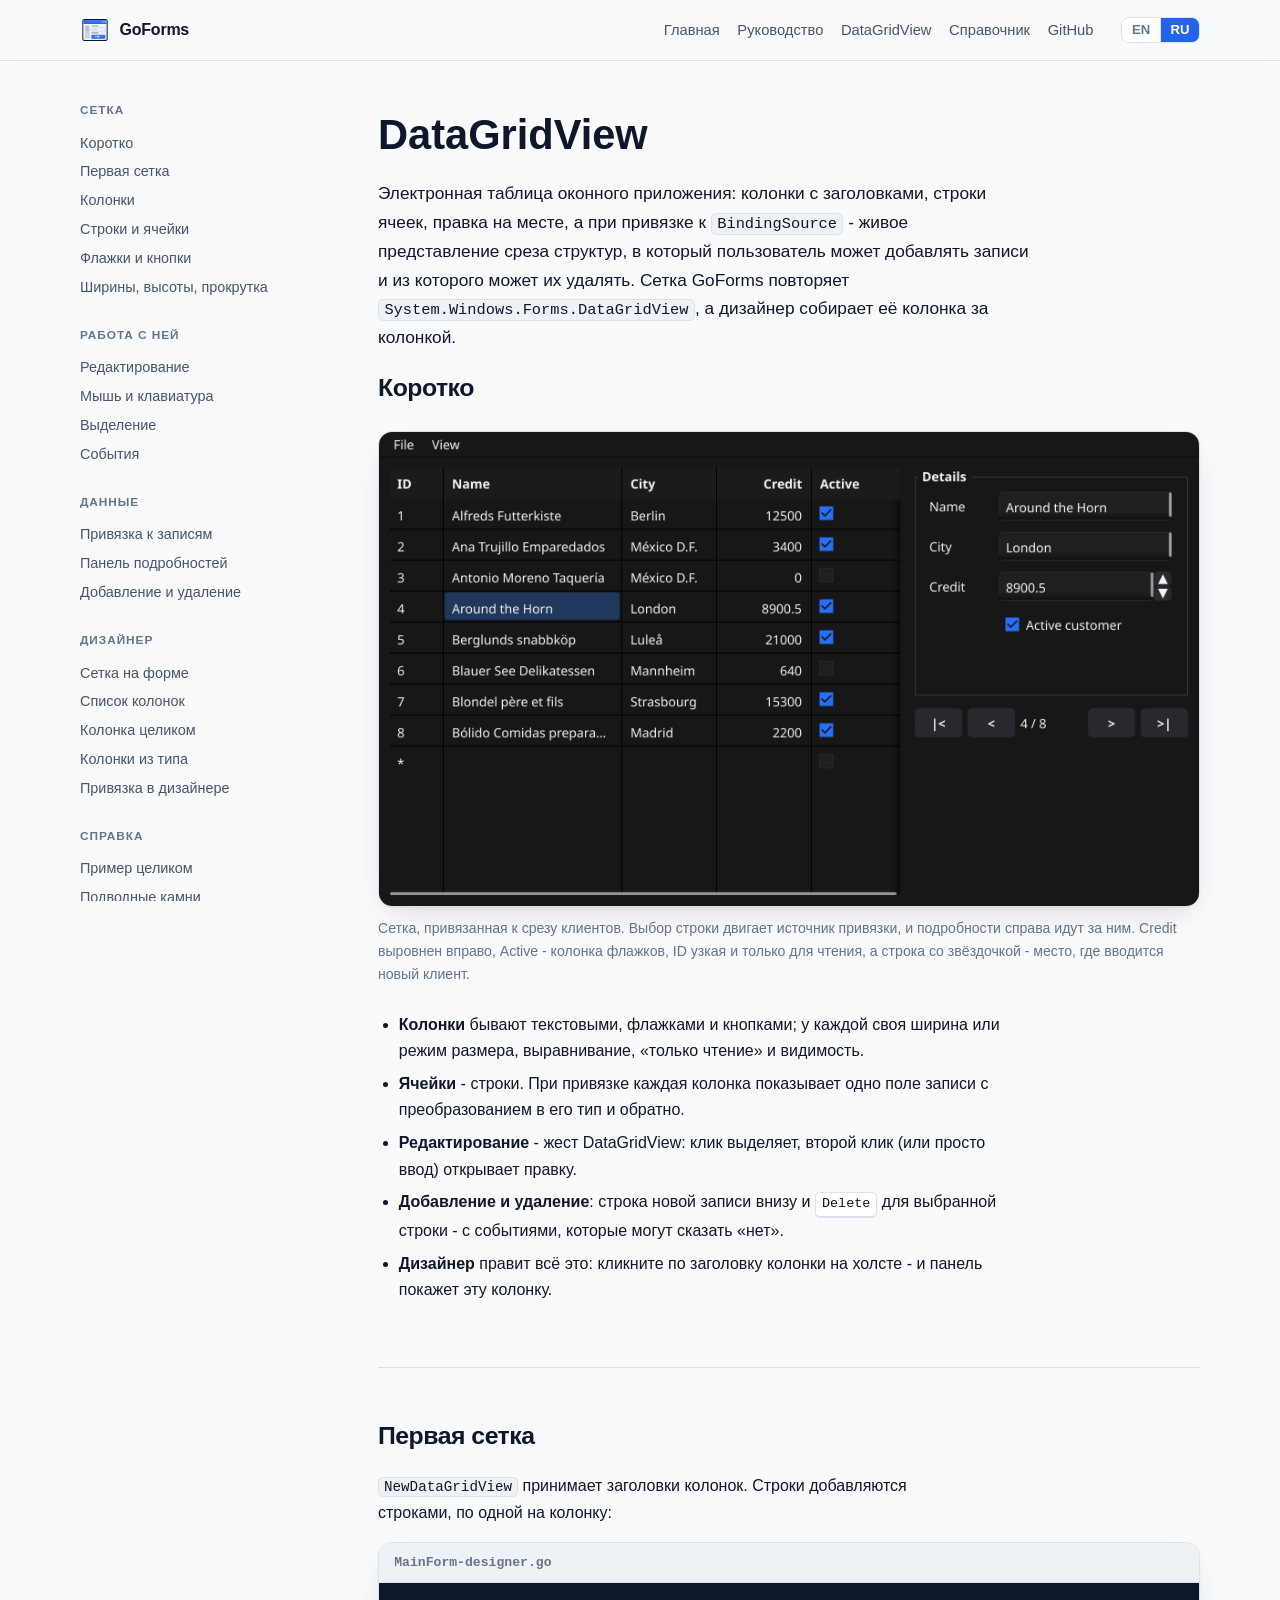
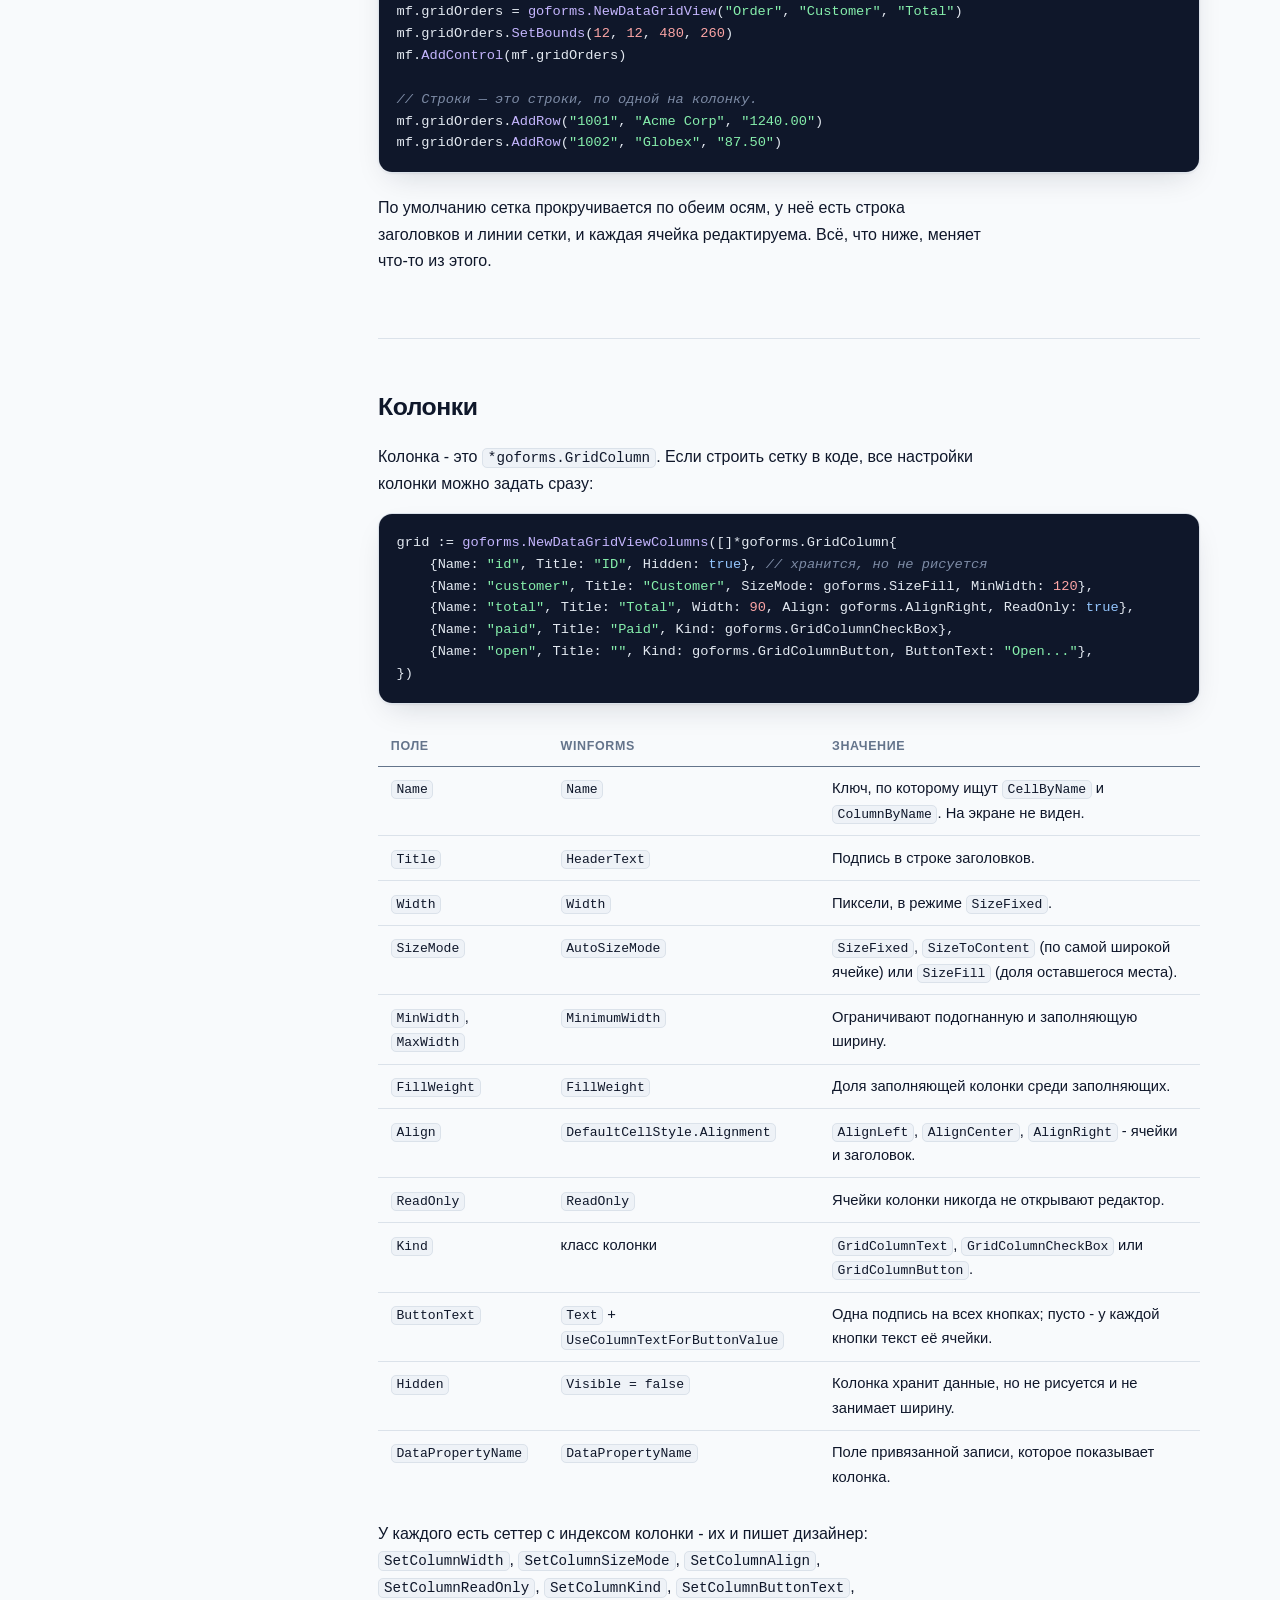
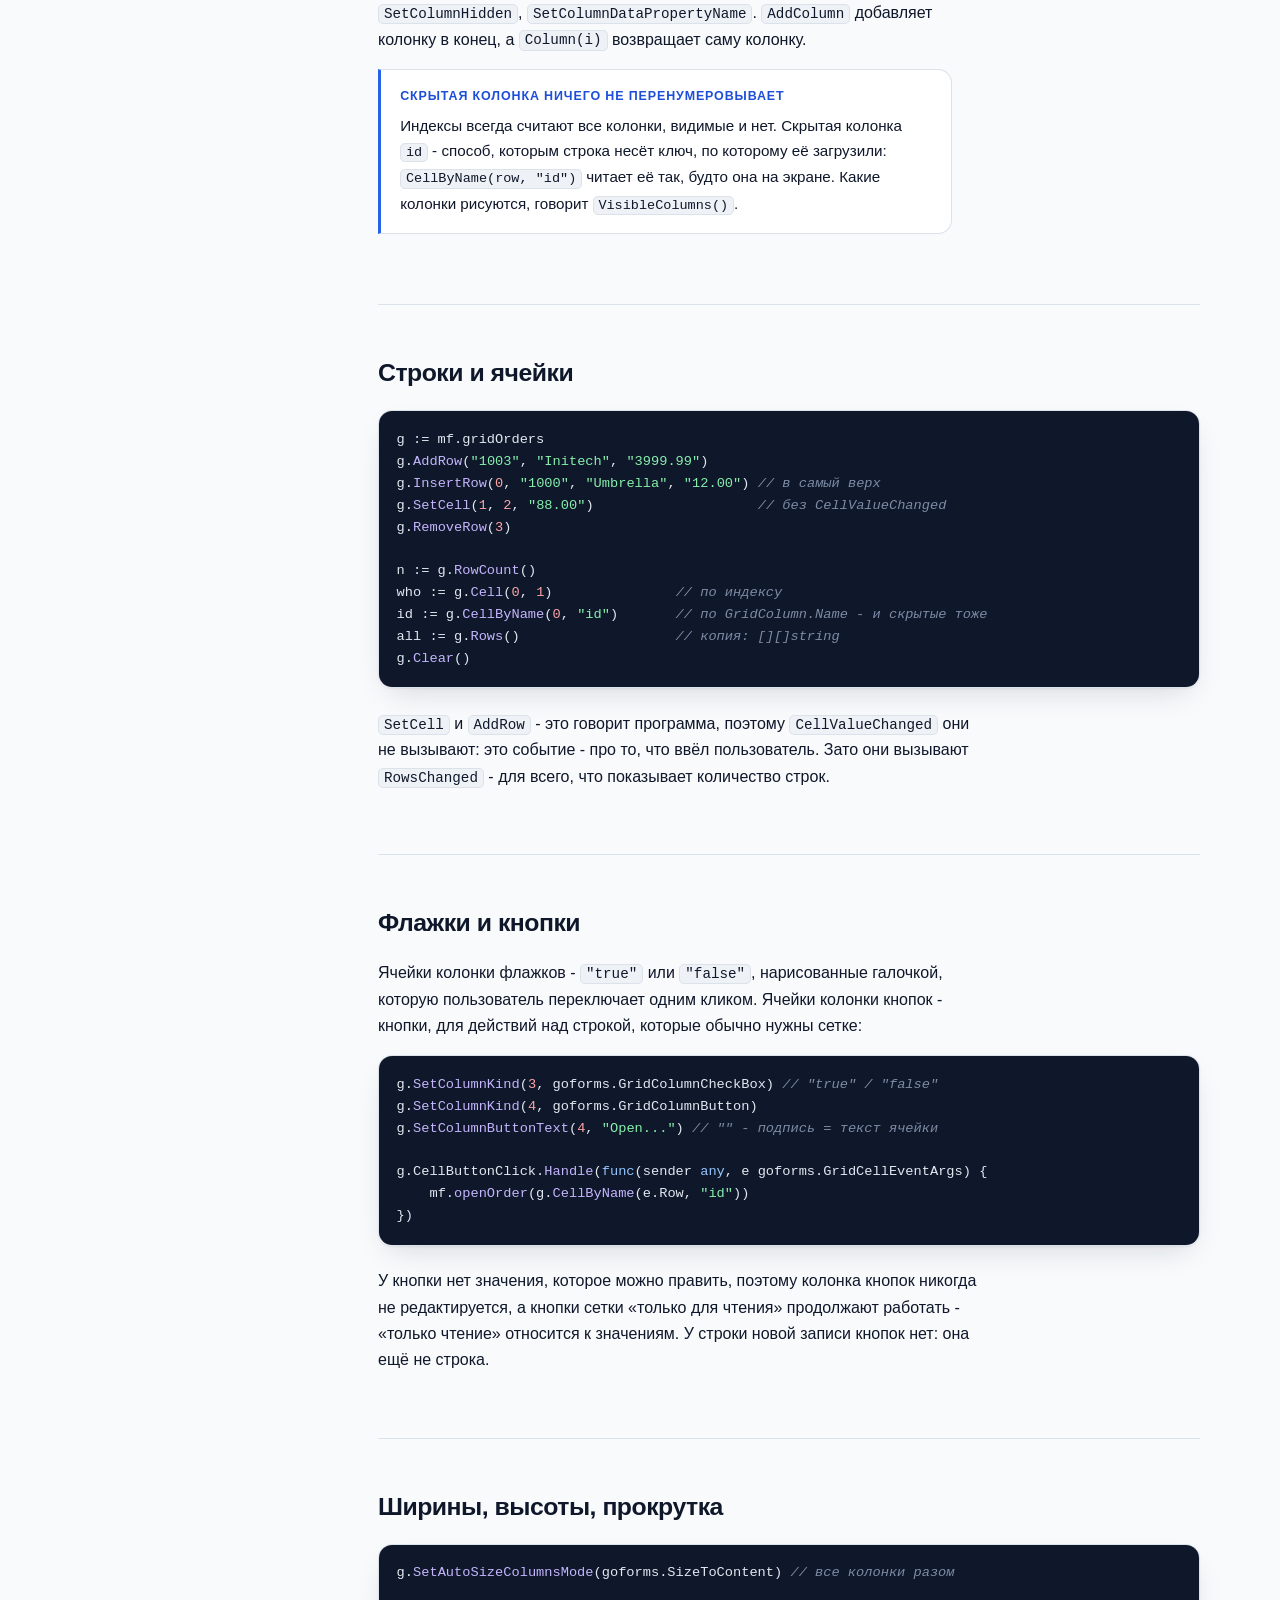
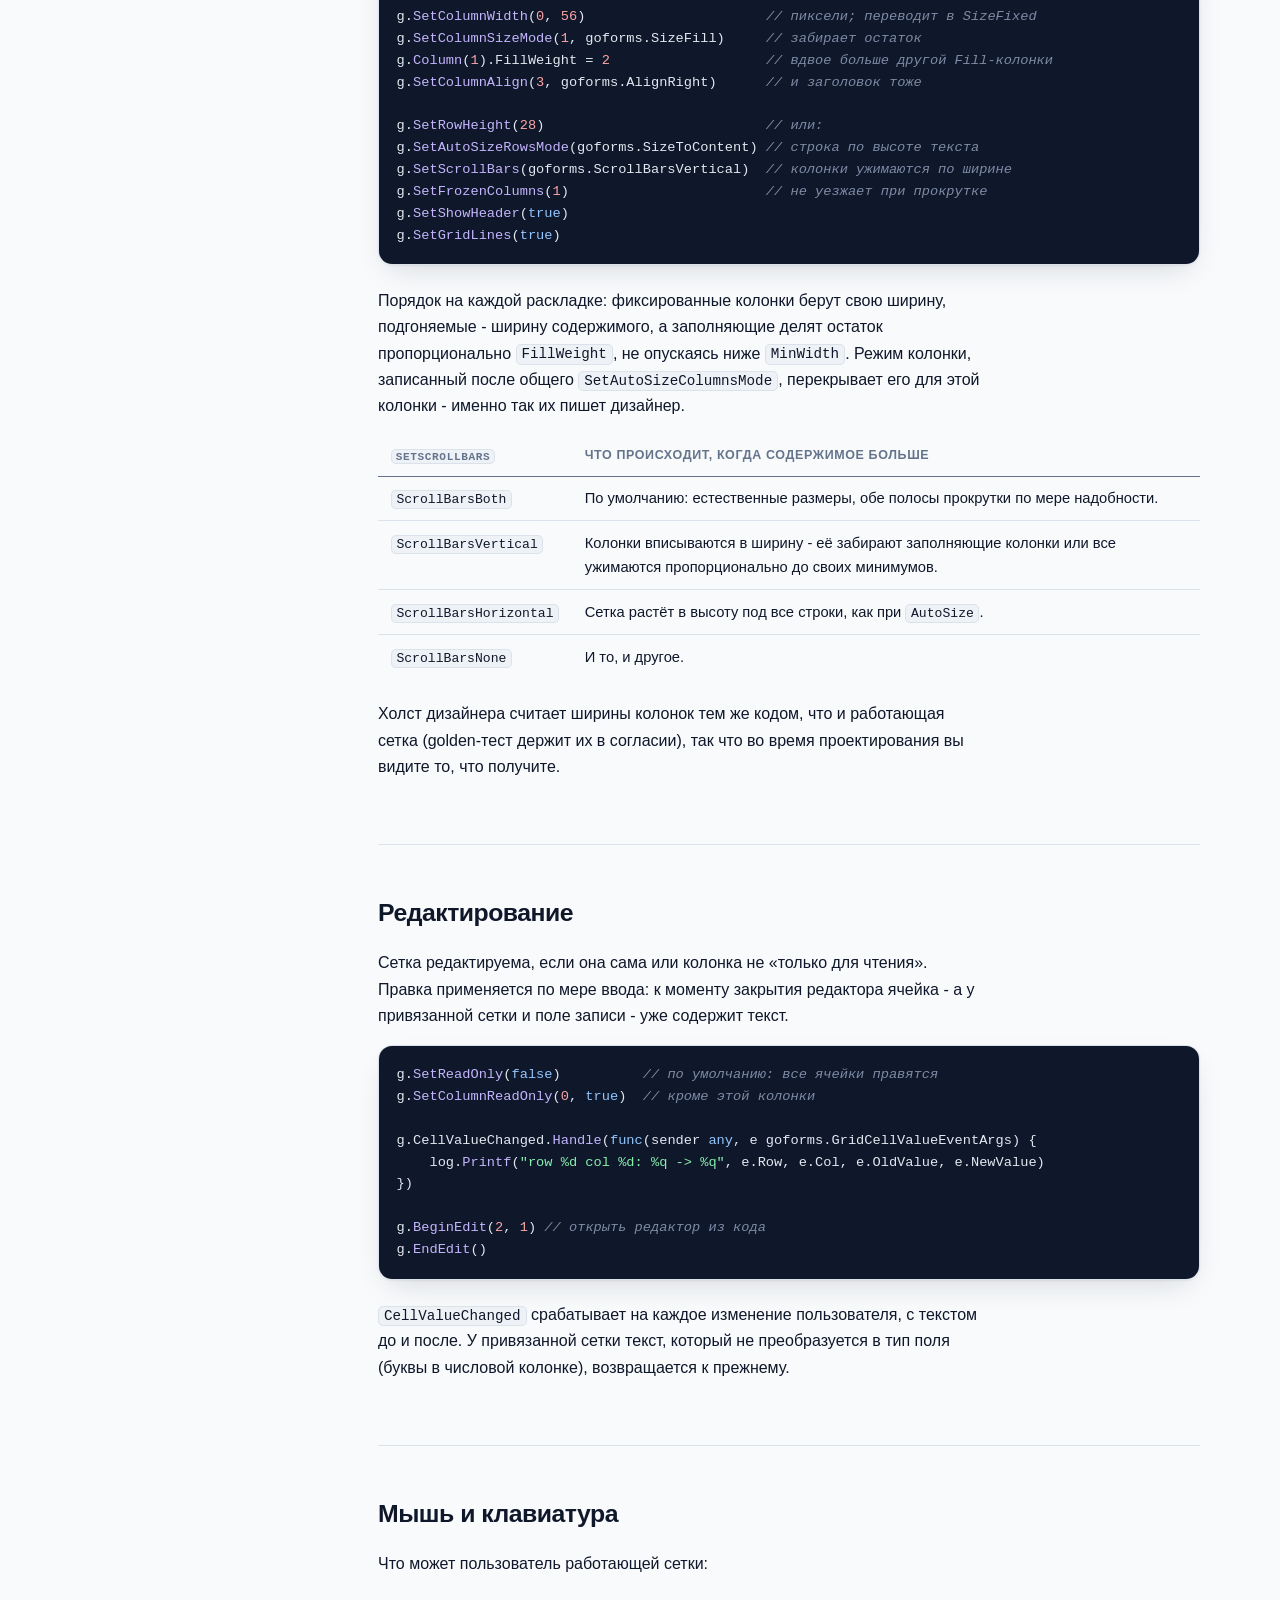
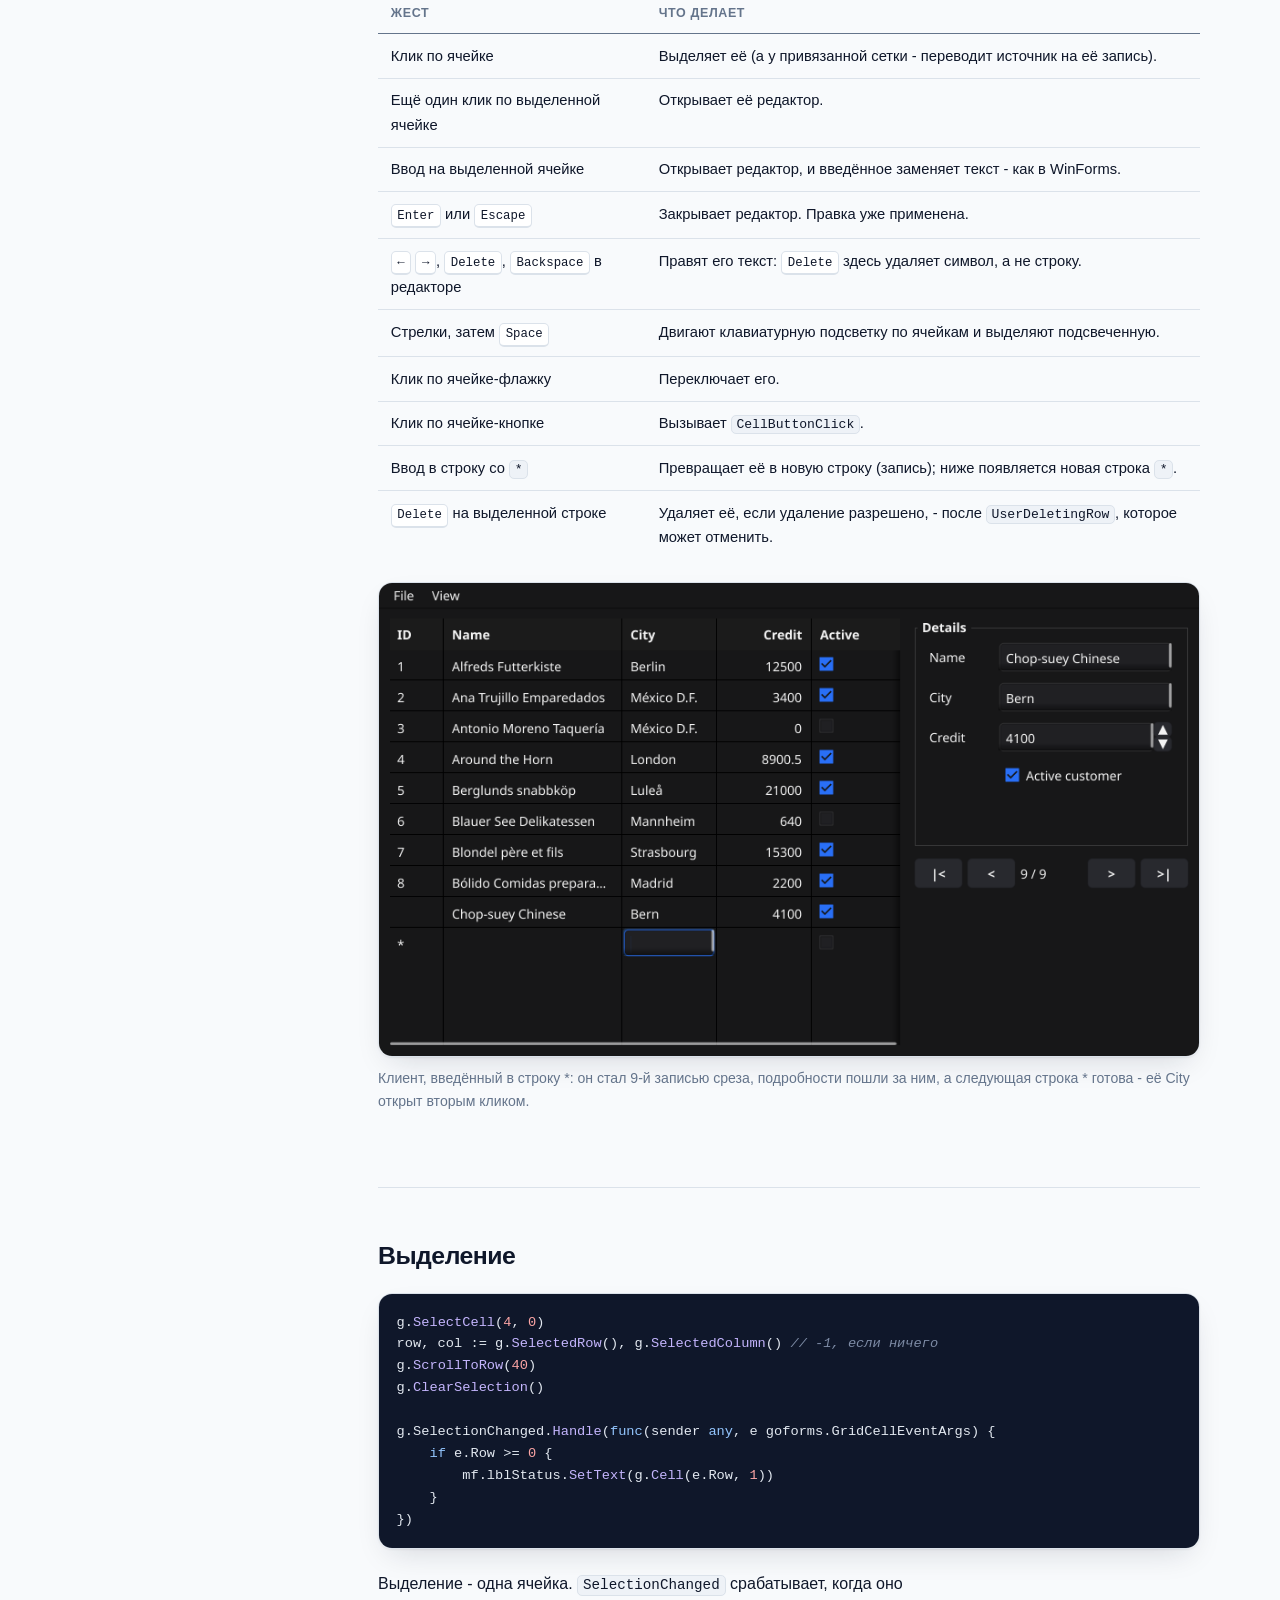
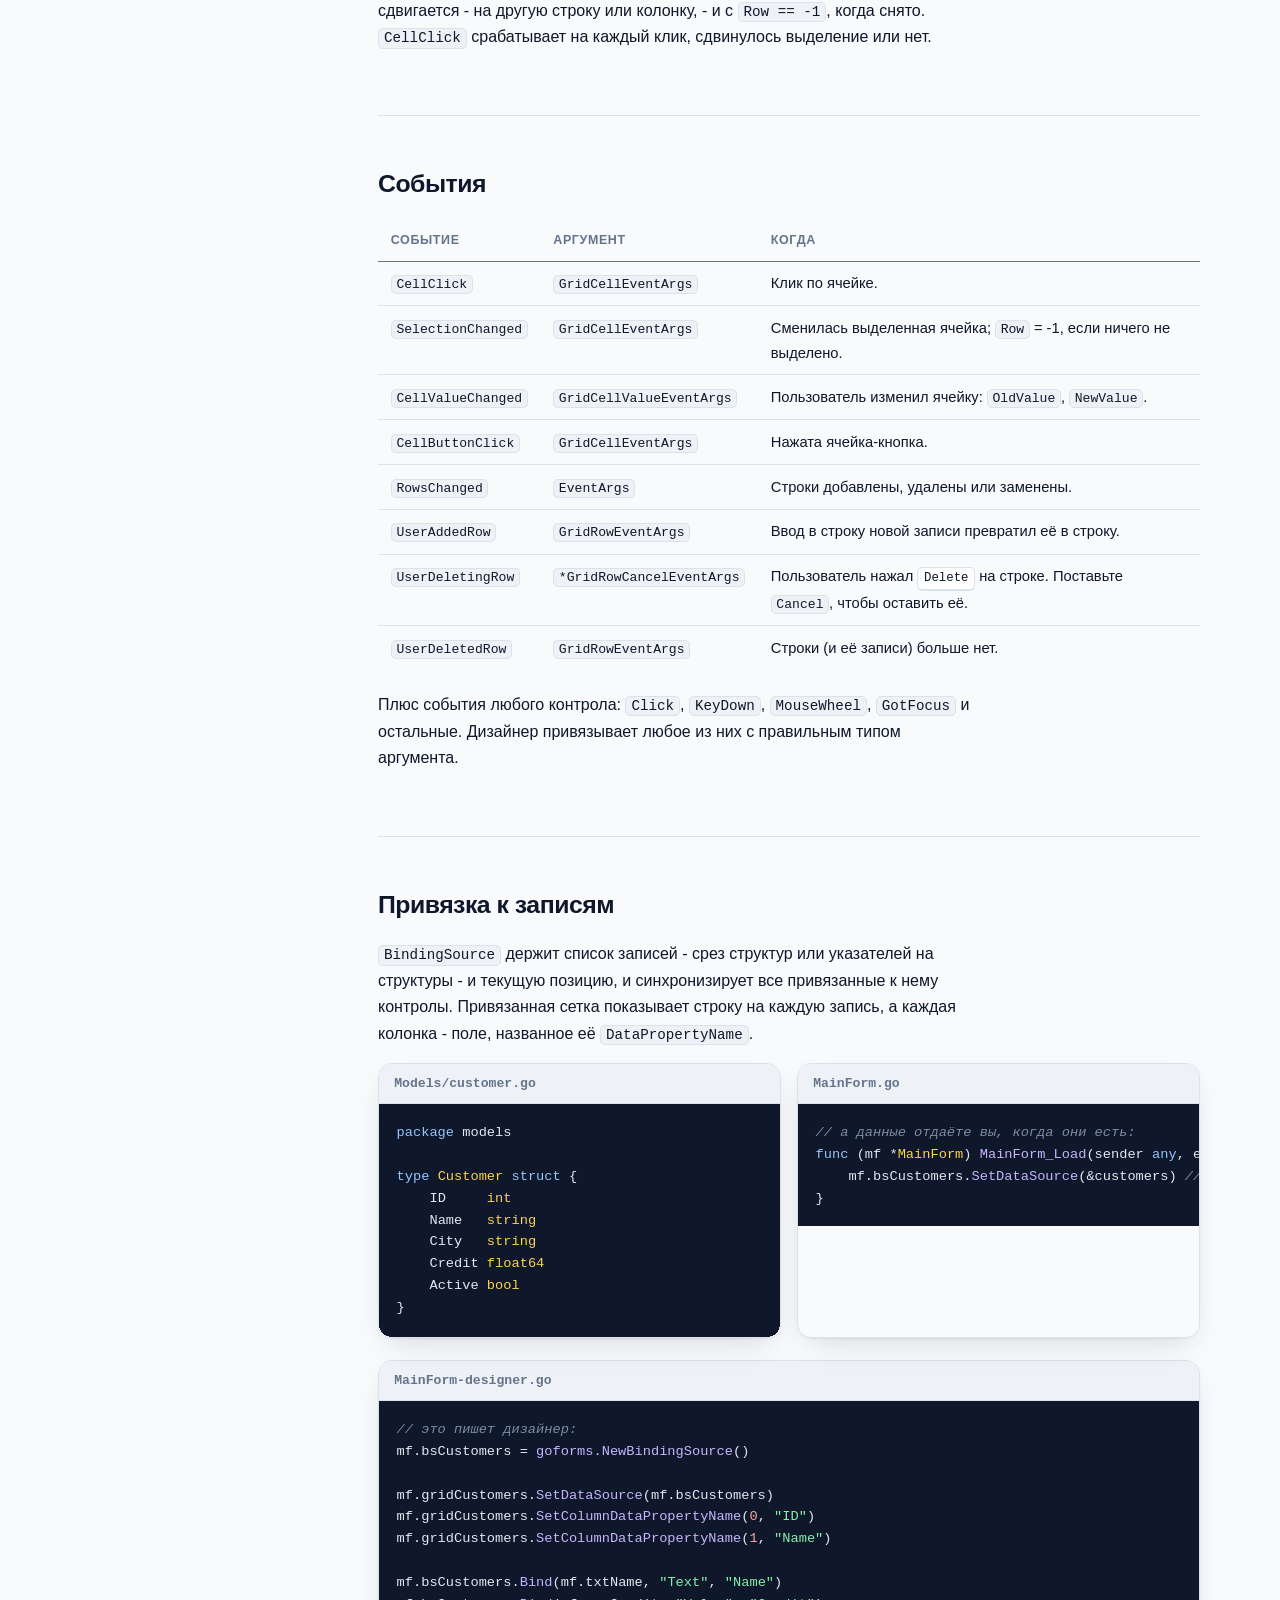
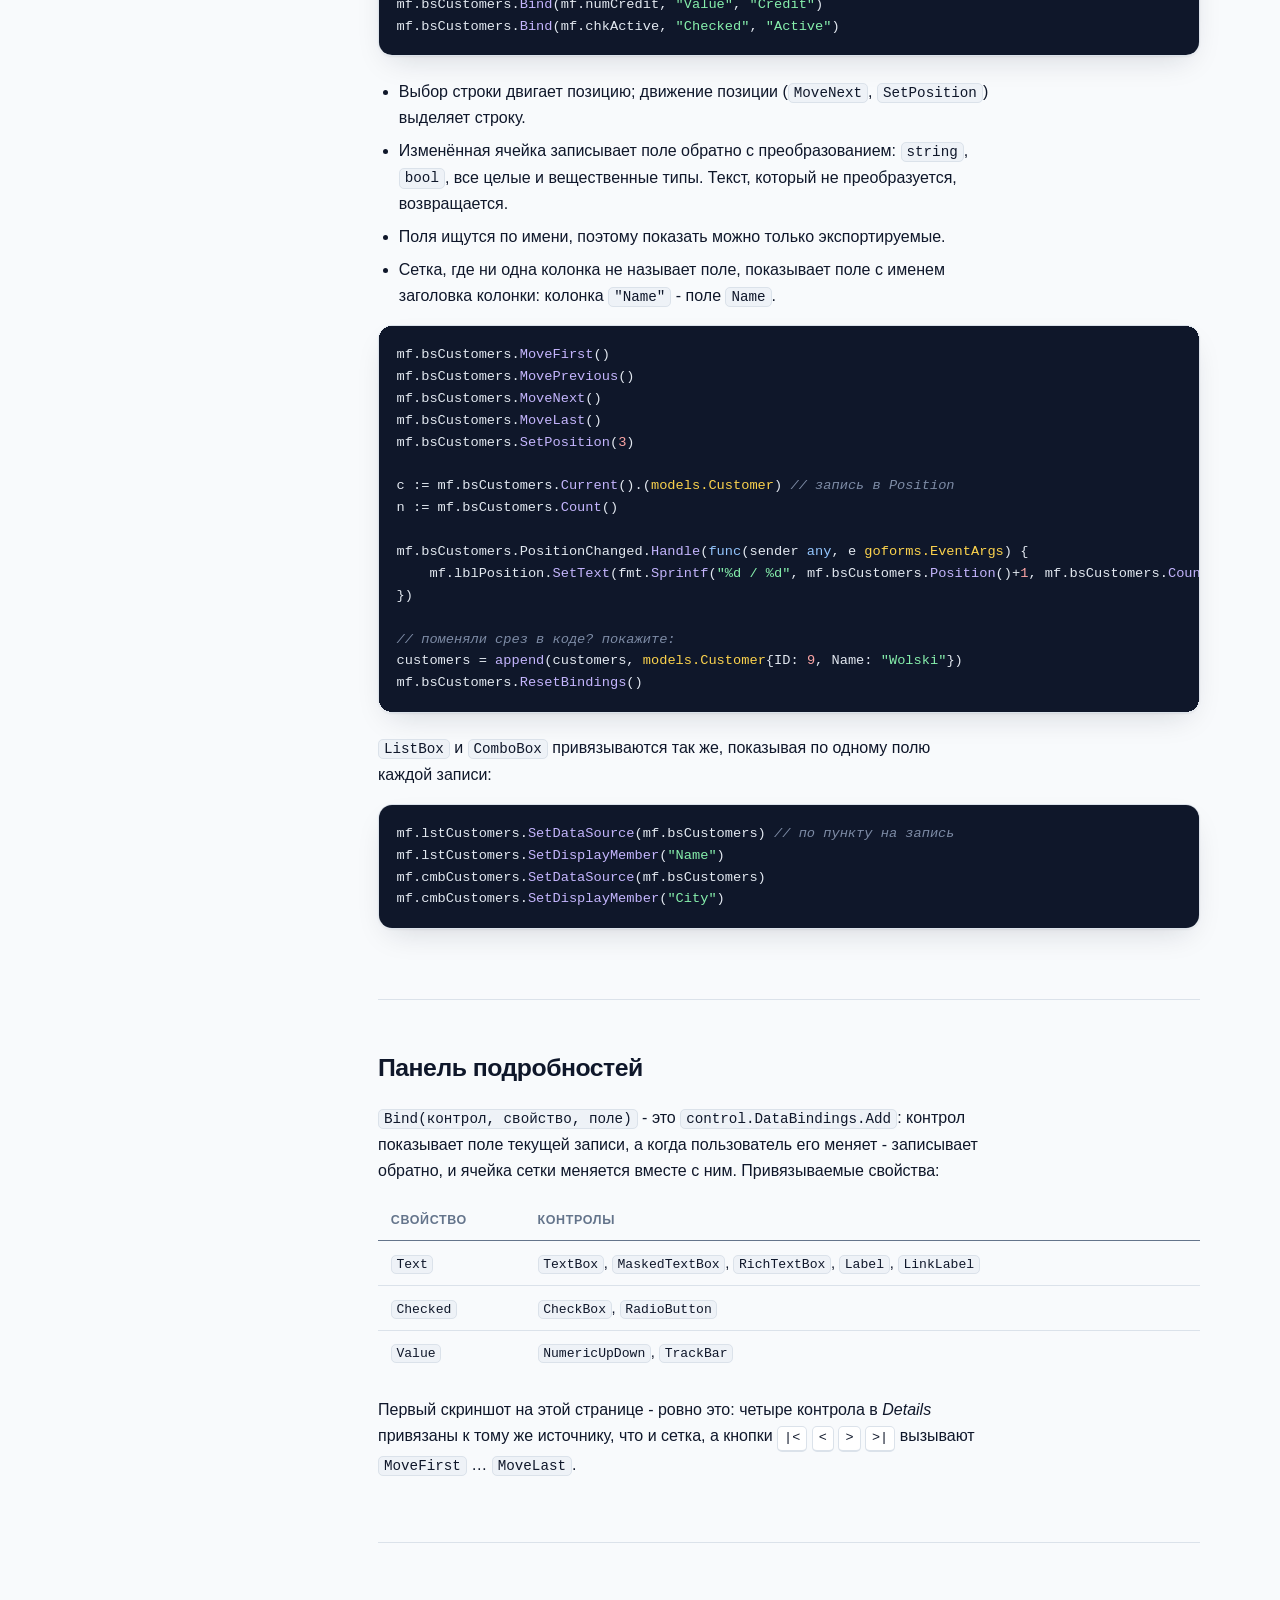
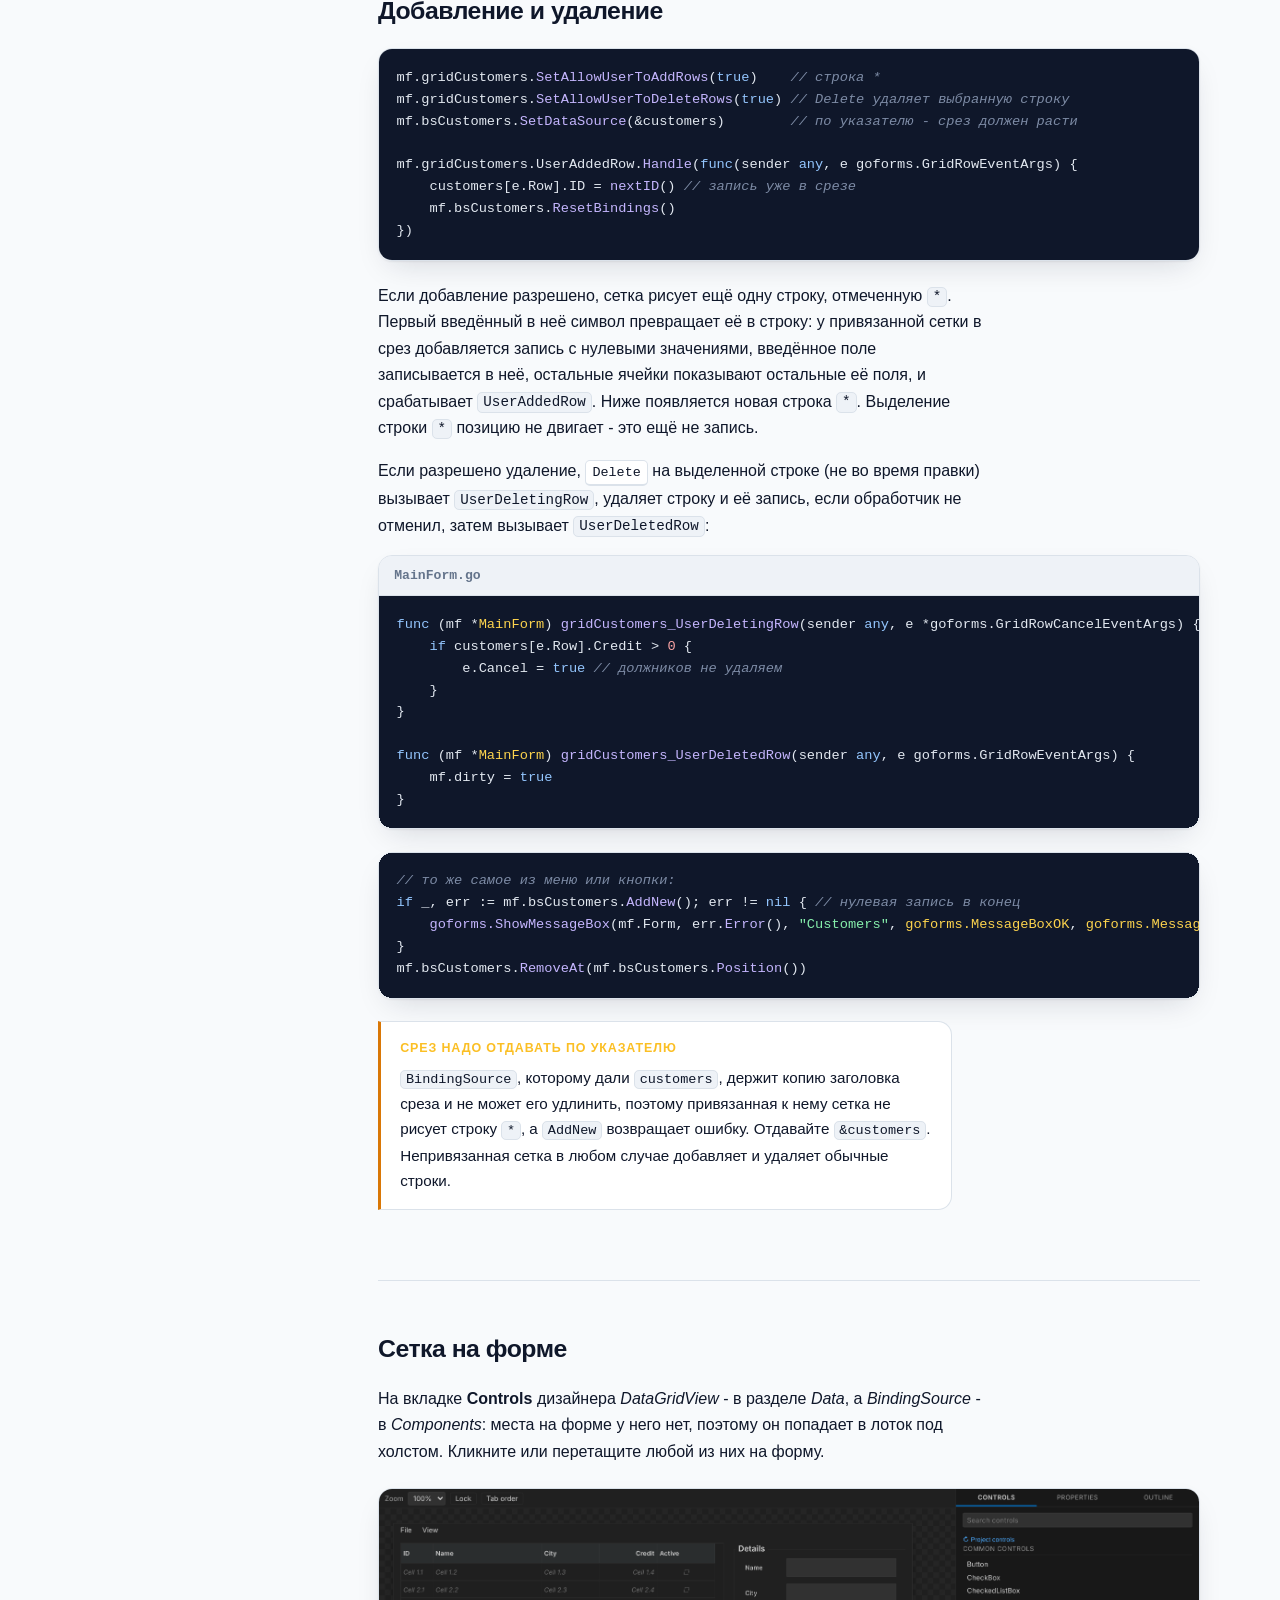
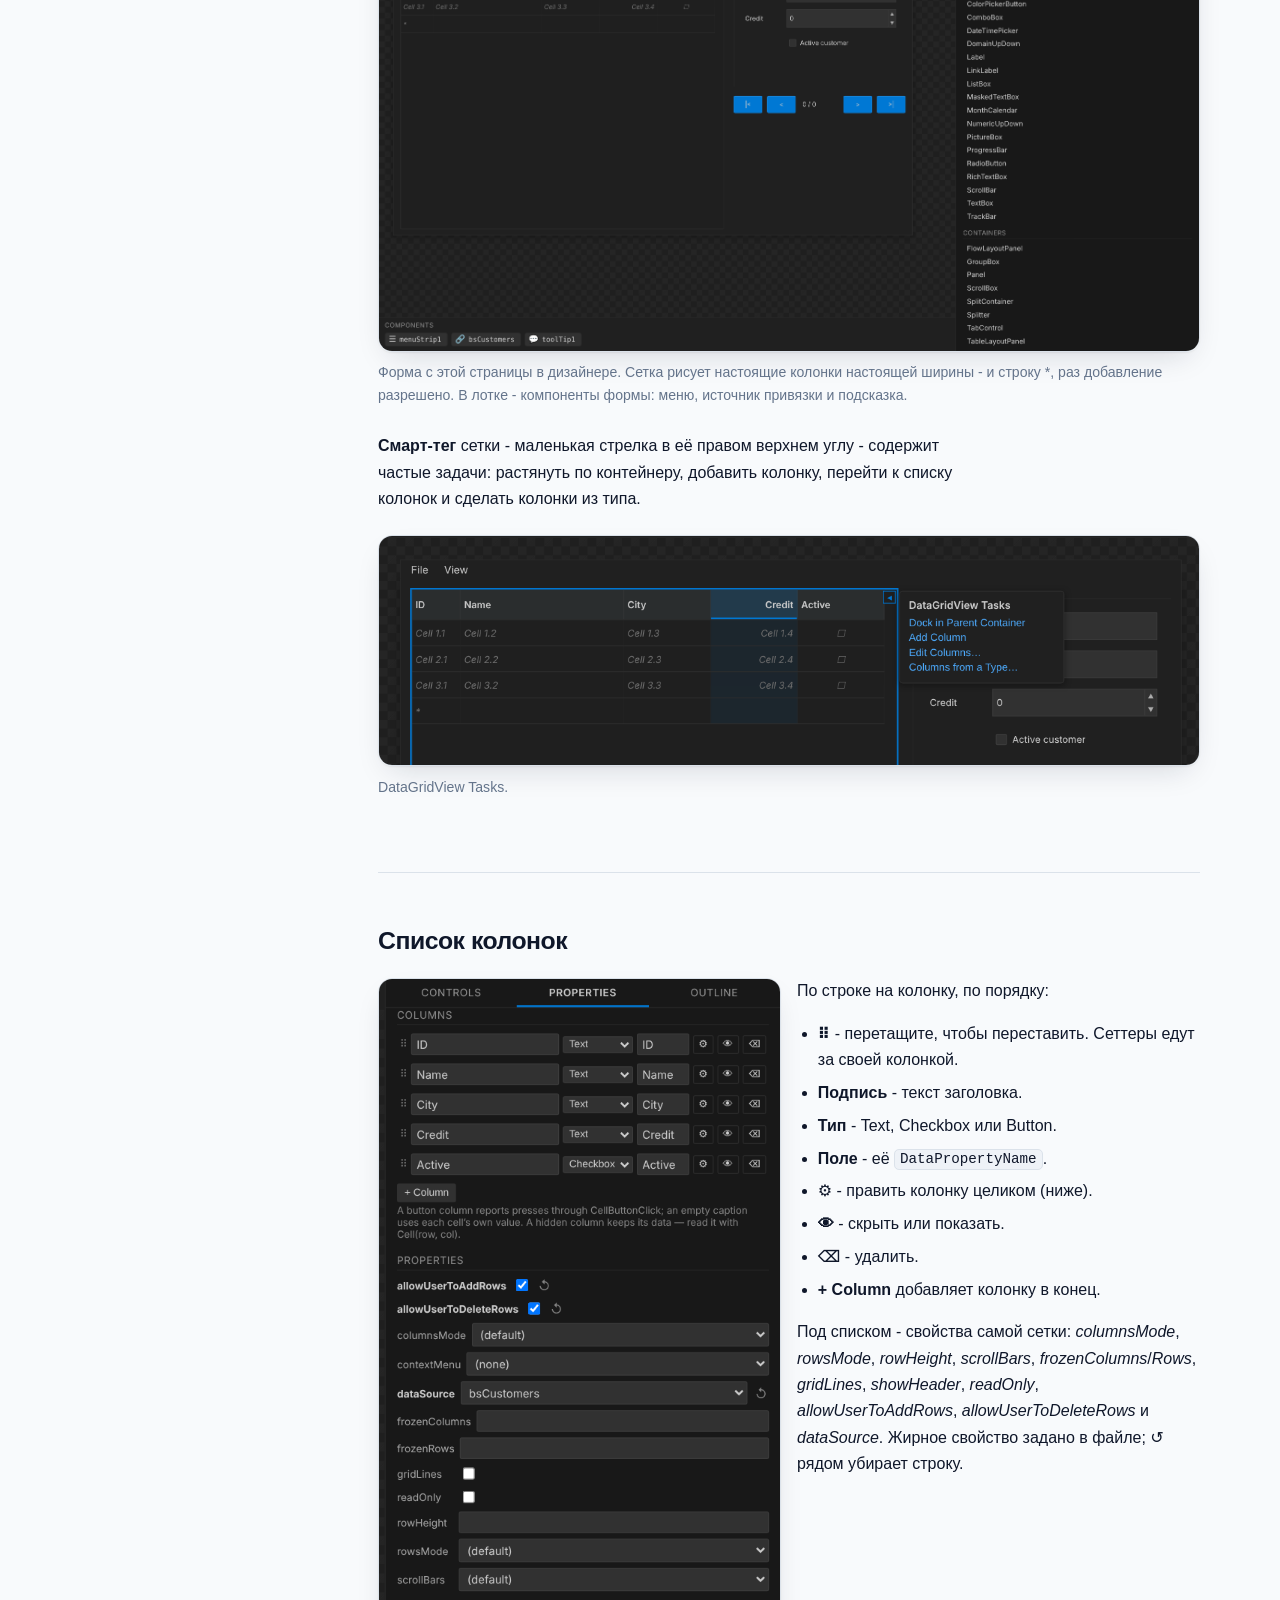
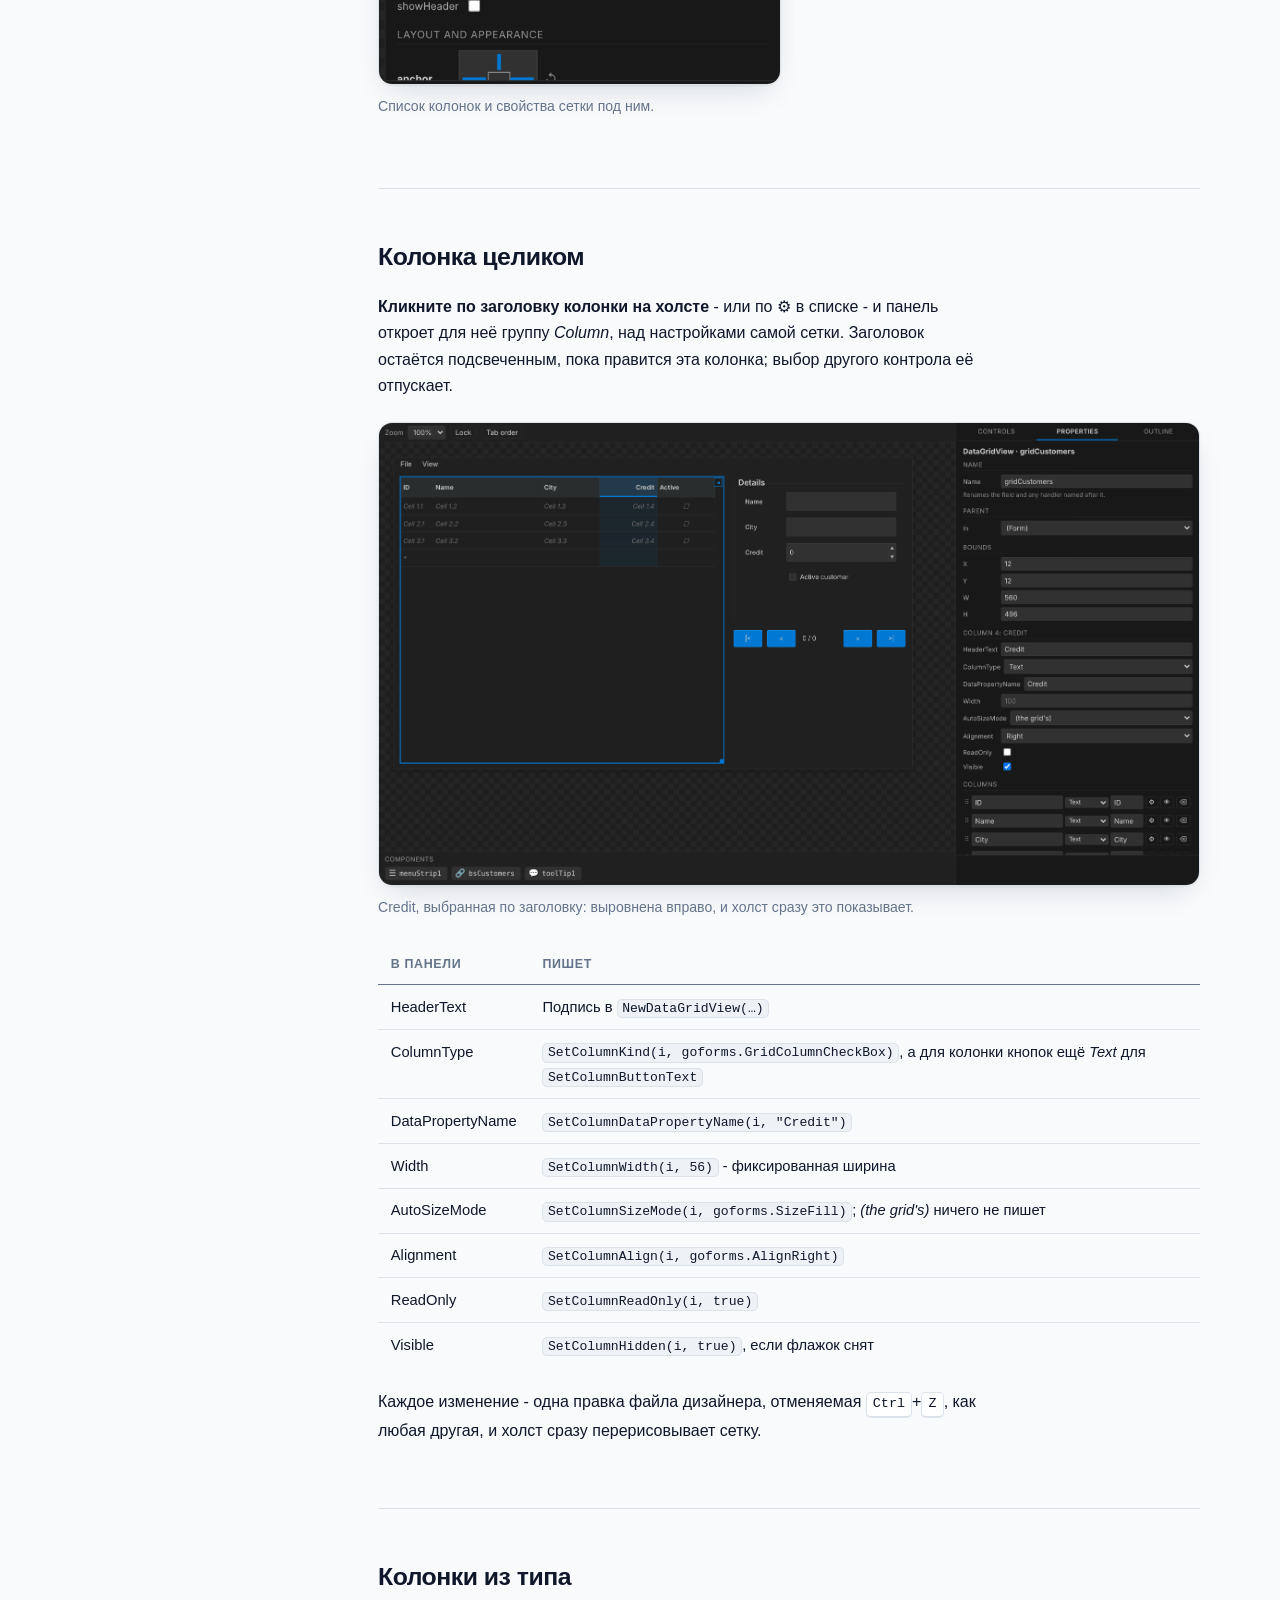
<file: site/ru/datagridview.html>
<!doctype html>
<html lang="ru">
<head>
<meta charset="utf-8">
<meta name="viewport" content="width=device-width, initial-scale=1">
<title>DataGridView в GoForms — колонки, редактирование, привязка и дизайнер</title>
<meta name="description" content="Всё о DataGridView в GoForms: колонки и их типы, размеры, редактирование мышью и клавиатурой, привязка к BindingSource, добавление и удаление записей и проектирование сетки по колонкам в дизайнере VS Code.">
<link rel="icon" href="../assets/favicon.svg" type="image/svg+xml">
<link rel="alternate" hreflang="en" href="https://go-forms.github.io/GoForms/datagridview.html">
<link rel="alternate" hreflang="ru" href="https://go-forms.github.io/GoForms/ru/datagridview.html">
<link rel="alternate" hreflang="x-default" href="https://go-forms.github.io/GoForms/datagridview.html">
<link rel="stylesheet" href="../style.css">
<link rel="stylesheet" href="../guide.css">
</head>
<body>
<header class="topbar">
  <div class="wrap">
    <a class="brand" href="index.html">
      <img src="../assets/logo.svg" alt="">
      <span>GoForms</span>
    </a>
    <nav>
      <a href="index.html">Главная</a>
      <a href="guide.html">Руководство</a>
      <a href="datagridview.html" aria-current="page">DataGridView</a>
      <a href="https://github.com/Go-Forms/GoForms/tree/main/docs">Справочник</a>
      <a href="https://github.com/Go-Forms">GitHub</a>
    </nav>
    <div class="lang-switch">
      <a href="../datagridview.html" hreflang="en">EN</a>
      <a href="datagridview.html" aria-current="true" hreflang="ru">RU</a>
    </div>
  </div>
</header>

<div class="wrap doc-shell">

<aside class="doc-nav">
<strong>Сетка</strong>
  <a href="#overview">Коротко</a>
  <a href="#first">Первая сетка</a>
  <a href="#columns">Колонки</a>
  <a href="#rows">Строки и ячейки</a>
  <a href="#kinds">Флажки и кнопки</a>
  <a href="#sizing">Ширины, высоты, прокрутка</a>

  <strong>Работа с ней</strong>
  <a href="#editing">Редактирование</a>
  <a href="#keys">Мышь и клавиатура</a>
  <a href="#selection">Выделение</a>
  <a href="#events">События</a>

  <strong>Данные</strong>
  <a href="#binding">Привязка к записям</a>
  <a href="#details">Панель подробностей</a>
  <a href="#add-delete">Добавление и удаление</a>

  <strong>Дизайнер</strong>
  <a href="#designer-add">Сетка на форме</a>
  <a href="#designer-columns">Список колонок</a>
  <a href="#designer-column">Колонка целиком</a>
  <a href="#designer-type">Колонки из типа</a>
  <a href="#designer-binding">Привязка в дизайнере</a>

  <strong>Справка</strong>
  <a href="#example">Пример целиком</a>
  <a href="#traps">Подводные камни</a>
</aside>

<main class="doc-body">

<h1>DataGridView</h1>
<p class="lead">
  Электронная таблица оконного приложения: колонки с заголовками, строки
  ячеек, правка на месте, а при привязке к <code translate="no">BindingSource</code> -
  живое представление среза структур, в который пользователь может добавлять
  записи и из которого может их удалять. Сетка GoForms повторяет
  <code translate="no">System.Windows.Forms.DataGridView</code>, а дизайнер
  собирает её колонка за колонкой.
</p>

<!-- ================================================================== -->
<section id="overview">
<h2>Коротко</h2>

<figure class="shot">
  <img src="../assets/app-dgv-bound.png" alt="Работающая форма GoForms: слева сетка клиентов с колонками ID, Name, City, Credit и Active, справа группа Details, где выбранный клиент привязан к текстовым полям, числовому полю и флажку." loading="lazy">
  <figcaption>Сетка, привязанная к срезу клиентов. Выбор строки двигает источник привязки, и подробности справа идут за ним. Credit выровнен вправо, Active - колонка флажков, ID узкая и только для чтения, а строка со звёздочкой - место, где вводится новый клиент.</figcaption>
</figure>

<ul>
  <li><strong>Колонки</strong> бывают текстовыми, флажками и кнопками; у каждой своя ширина или режим размера, выравнивание, «только чтение» и видимость.</li>
  <li><strong>Ячейки</strong> - строки. При привязке каждая колонка показывает одно поле записи с преобразованием в его тип и обратно.</li>
  <li><strong>Редактирование</strong> - жест DataGridView: клик выделяет, второй клик (или просто ввод) открывает правку.</li>
  <li><strong>Добавление и удаление</strong>: строка новой записи внизу и <kbd>Delete</kbd> для выбранной строки - с событиями, которые могут сказать «нет».</li>
  <li><strong>Дизайнер</strong> правит всё это: кликните по заголовку колонки на холсте - и панель покажет эту колонку.</li>
</ul>
</section>

<!-- ================================================================== -->
<section id="first">
<h2>Первая сетка</h2>

<p>
  <code translate="no">NewDataGridView</code> принимает заголовки колонок.
  Строки добавляются строками, по одной на колонку:
</p>

<figure class="code">
  <figcaption translate="no">MainForm-designer.go</figcaption>
<pre translate="no">mf.gridOrders = <span class="f">goforms.NewDataGridView</span>(<span class="s">"Order"</span>, <span class="s">"Customer"</span>, <span class="s">"Total"</span>)
mf.gridOrders.<span class="f">SetBounds</span>(<span class="n">12</span>, <span class="n">12</span>, <span class="n">480</span>, <span class="n">260</span>)
mf.<span class="f">AddControl</span>(mf.gridOrders)

<span class="c">// Строки — это строки, по одной на колонку.</span>
mf.gridOrders.<span class="f">AddRow</span>(<span class="s">"1001"</span>, <span class="s">"Acme Corp"</span>, <span class="s">"1240.00"</span>)
mf.gridOrders.<span class="f">AddRow</span>(<span class="s">"1002"</span>, <span class="s">"Globex"</span>, <span class="s">"87.50"</span>)</pre>
</figure>

<p>
  По умолчанию сетка прокручивается по обеим осям, у неё есть строка
  заголовков и линии сетки, и каждая ячейка редактируема. Всё, что ниже,
  меняет что-то из этого.
</p>
</section>

<!-- ================================================================== -->
<section id="columns">
<h2>Колонки</h2>

<p>
  Колонка - это <code translate="no">*goforms.GridColumn</code>. Если строить
  сетку в коде, все настройки колонки можно задать сразу:
</p>

<figure class="code">
<pre translate="no">grid := <span class="f">goforms.NewDataGridViewColumns</span>([]*goforms.GridColumn{
	{Name: <span class="s">"id"</span>, Title: <span class="s">"ID"</span>, Hidden: <span class="k">true</span>}, <span class="c">// хранится, но не рисуется</span>
	{Name: <span class="s">"customer"</span>, Title: <span class="s">"Customer"</span>, SizeMode: goforms.SizeFill, MinWidth: <span class="n">120</span>},
	{Name: <span class="s">"total"</span>, Title: <span class="s">"Total"</span>, Width: <span class="n">90</span>, Align: goforms.AlignRight, ReadOnly: <span class="k">true</span>},
	{Name: <span class="s">"paid"</span>, Title: <span class="s">"Paid"</span>, Kind: goforms.GridColumnCheckBox},
	{Name: <span class="s">"open"</span>, Title: <span class="s">""</span>, Kind: goforms.GridColumnButton, ButtonText: <span class="s">"Open..."</span>},
})</pre>
</figure>

<div class="table-wrap">
<table>
  <thead><tr><th>Поле</th><th>WinForms</th><th>Значение</th></tr></thead>
  <tbody>
    <tr><td><code translate="no">Name</code></td><td><code translate="no">Name</code></td><td>Ключ, по которому ищут <code translate="no">CellByName</code> и <code translate="no">ColumnByName</code>. На экране не виден.</td></tr>
    <tr><td><code translate="no">Title</code></td><td><code translate="no">HeaderText</code></td><td>Подпись в строке заголовков.</td></tr>
    <tr><td><code translate="no">Width</code></td><td><code translate="no">Width</code></td><td>Пиксели, в режиме <code translate="no">SizeFixed</code>.</td></tr>
    <tr><td><code translate="no">SizeMode</code></td><td><code translate="no">AutoSizeMode</code></td><td><code translate="no">SizeFixed</code>, <code translate="no">SizeToContent</code> (по самой широкой ячейке) или <code translate="no">SizeFill</code> (доля оставшегося места).</td></tr>
    <tr><td><code translate="no">MinWidth</code>, <code translate="no">MaxWidth</code></td><td><code translate="no">MinimumWidth</code></td><td>Ограничивают подогнанную и заполняющую ширину.</td></tr>
    <tr><td><code translate="no">FillWeight</code></td><td><code translate="no">FillWeight</code></td><td>Доля заполняющей колонки среди заполняющих.</td></tr>
    <tr><td><code translate="no">Align</code></td><td><code translate="no">DefaultCellStyle.Alignment</code></td><td><code translate="no">AlignLeft</code>, <code translate="no">AlignCenter</code>, <code translate="no">AlignRight</code> - ячейки и заголовок.</td></tr>
    <tr><td><code translate="no">ReadOnly</code></td><td><code translate="no">ReadOnly</code></td><td>Ячейки колонки никогда не открывают редактор.</td></tr>
    <tr><td><code translate="no">Kind</code></td><td>класс колонки</td><td><code translate="no">GridColumnText</code>, <code translate="no">GridColumnCheckBox</code> или <code translate="no">GridColumnButton</code>.</td></tr>
    <tr><td><code translate="no">ButtonText</code></td><td><code translate="no">Text</code> + <code translate="no">UseColumnTextForButtonValue</code></td><td>Одна подпись на всех кнопках; пусто - у каждой кнопки текст её ячейки.</td></tr>
    <tr><td><code translate="no">Hidden</code></td><td><code translate="no">Visible = false</code></td><td>Колонка хранит данные, но не рисуется и не занимает ширину.</td></tr>
    <tr><td><code translate="no">DataPropertyName</code></td><td><code translate="no">DataPropertyName</code></td><td>Поле привязанной записи, которое показывает колонка.</td></tr>
  </tbody>
</table>
</div>

<p>
  У каждого есть сеттер с индексом колонки - их и пишет дизайнер:
  <code translate="no">SetColumnWidth</code>, <code translate="no">SetColumnSizeMode</code>,
  <code translate="no">SetColumnAlign</code>, <code translate="no">SetColumnReadOnly</code>,
  <code translate="no">SetColumnKind</code>, <code translate="no">SetColumnButtonText</code>,
  <code translate="no">SetColumnHidden</code>, <code translate="no">SetColumnDataPropertyName</code>.
  <code translate="no">AddColumn</code> добавляет колонку в конец, а
  <code translate="no">Column(i)</code> возвращает саму колонку.
</p>

<div class="note">
  <span class="note-title">Скрытая колонка ничего не перенумеровывает</span>
  <p>
    Индексы всегда считают все колонки, видимые и нет. Скрытая колонка
    <code translate="no">id</code> - способ, которым строка несёт ключ, по
    которому её загрузили: <code translate="no">CellByName(row, "id")</code>
    читает её так, будто она на экране. Какие колонки рисуются, говорит
    <code translate="no">VisibleColumns()</code>.
  </p>
</div>
</section>

<!-- ================================================================== -->
<section id="rows">
<h2>Строки и ячейки</h2>

<figure class="code">
<pre translate="no">g := mf.gridOrders
g.<span class="f">AddRow</span>(<span class="s">"1003"</span>, <span class="s">"Initech"</span>, <span class="s">"3999.99"</span>)
g.<span class="f">InsertRow</span>(<span class="n">0</span>, <span class="s">"1000"</span>, <span class="s">"Umbrella"</span>, <span class="s">"12.00"</span>) <span class="c">// в самый верх</span>
g.<span class="f">SetCell</span>(<span class="n">1</span>, <span class="n">2</span>, <span class="s">"88.00"</span>)                    <span class="c">// без CellValueChanged</span>
g.<span class="f">RemoveRow</span>(<span class="n">3</span>)

n := g.<span class="f">RowCount</span>()
who := g.<span class="f">Cell</span>(<span class="n">0</span>, <span class="n">1</span>)               <span class="c">// по индексу</span>
id := g.<span class="f">CellByName</span>(<span class="n">0</span>, <span class="s">"id"</span>)       <span class="c">// по GridColumn.Name - и скрытые тоже</span>
all := g.<span class="f">Rows</span>()                   <span class="c">// копия: [][]string</span>
g.<span class="f">Clear</span>()</pre>
</figure>

<p>
  <code translate="no">SetCell</code> и <code translate="no">AddRow</code> -
  это говорит программа, поэтому <code translate="no">CellValueChanged</code>
  они не вызывают: это событие - про то, что ввёл пользователь. Зато они
  вызывают <code translate="no">RowsChanged</code> - для всего, что показывает
  количество строк.
</p>
</section>

<!-- ================================================================== -->
<section id="kinds">
<h2>Флажки и кнопки</h2>

<p>
  Ячейки колонки флажков - <code translate="no">"true"</code> или
  <code translate="no">"false"</code>, нарисованные галочкой, которую
  пользователь переключает одним кликом. Ячейки колонки кнопок - кнопки, для
  действий над строкой, которые обычно нужны сетке:
</p>

<figure class="code">
<pre translate="no">g.<span class="f">SetColumnKind</span>(<span class="n">3</span>, goforms.GridColumnCheckBox) <span class="c">// "true" / "false"</span>
g.<span class="f">SetColumnKind</span>(<span class="n">4</span>, goforms.GridColumnButton)
g.<span class="f">SetColumnButtonText</span>(<span class="n">4</span>, <span class="s">"Open..."</span>) <span class="c">// "" - подпись = текст ячейки</span>

g.CellButtonClick.<span class="f">Handle</span>(<span class="k">func</span>(sender <span class="k">any</span>, e goforms.GridCellEventArgs) {
	mf.<span class="f">openOrder</span>(g.<span class="f">CellByName</span>(e.Row, <span class="s">"id"</span>))
})</pre>
</figure>

<p>
  У кнопки нет значения, которое можно править, поэтому колонка кнопок
  никогда не редактируется, а кнопки сетки «только для чтения» продолжают
  работать - «только чтение» относится к значениям. У строки новой записи
  кнопок нет: она ещё не строка.
</p>
</section>

<!-- ================================================================== -->
<section id="sizing">
<h2>Ширины, высоты, прокрутка</h2>

<figure class="code">
<pre translate="no">g.<span class="f">SetAutoSizeColumnsMode</span>(goforms.SizeToContent) <span class="c">// все колонки разом</span>

g.<span class="f">SetColumnWidth</span>(<span class="n">0</span>, <span class="n">56</span>)                      <span class="c">// пиксели; переводит в SizeFixed</span>
g.<span class="f">SetColumnSizeMode</span>(<span class="n">1</span>, goforms.SizeFill)     <span class="c">// забирает остаток</span>
g.<span class="f">Column</span>(<span class="n">1</span>).FillWeight = <span class="n">2</span>                   <span class="c">// вдвое больше другой Fill-колонки</span>
g.<span class="f">SetColumnAlign</span>(<span class="n">3</span>, goforms.AlignRight)      <span class="c">// и заголовок тоже</span>

g.<span class="f">SetRowHeight</span>(<span class="n">28</span>)                           <span class="c">// или:</span>
g.<span class="f">SetAutoSizeRowsMode</span>(goforms.SizeToContent) <span class="c">// строка по высоте текста</span>
g.<span class="f">SetScrollBars</span>(goforms.ScrollBarsVertical)  <span class="c">// колонки ужимаются по ширине</span>
g.<span class="f">SetFrozenColumns</span>(<span class="n">1</span>)                        <span class="c">// не уезжает при прокрутке</span>
g.<span class="f">SetShowHeader</span>(<span class="k">true</span>)
g.<span class="f">SetGridLines</span>(<span class="k">true</span>)</pre>
</figure>

<p>
  Порядок на каждой раскладке: фиксированные колонки берут свою ширину,
  подгоняемые - ширину содержимого, а заполняющие делят остаток
  пропорционально <code translate="no">FillWeight</code>, не опускаясь ниже
  <code translate="no">MinWidth</code>. Режим колонки, записанный после общего
  <code translate="no">SetAutoSizeColumnsMode</code>, перекрывает его для этой
  колонки - именно так их пишет дизайнер.
</p>

<div class="table-wrap">
<table>
  <thead><tr><th><code translate="no">SetScrollBars</code></th><th>Что происходит, когда содержимое больше</th></tr></thead>
  <tbody>
    <tr><td><code translate="no">ScrollBarsBoth</code></td><td>По умолчанию: естественные размеры, обе полосы прокрутки по мере надобности.</td></tr>
    <tr><td><code translate="no">ScrollBarsVertical</code></td><td>Колонки вписываются в ширину - её забирают заполняющие колонки или все ужимаются пропорционально до своих минимумов.</td></tr>
    <tr><td><code translate="no">ScrollBarsHorizontal</code></td><td>Сетка растёт в высоту под все строки, как при <code translate="no">AutoSize</code>.</td></tr>
    <tr><td><code translate="no">ScrollBarsNone</code></td><td>И то, и другое.</td></tr>
  </tbody>
</table>
</div>

<p>
  Холст дизайнера считает ширины колонок тем же кодом, что и работающая
  сетка (golden-тест держит их в согласии), так что во время проектирования
  вы видите то, что получите.
</p>
</section>

<!-- ================================================================== -->
<section id="editing">
<h2>Редактирование</h2>

<p>
  Сетка редактируема, если она сама или колонка не «только для чтения».
  Правка применяется по мере ввода: к моменту закрытия редактора ячейка - а у
  привязанной сетки и поле записи - уже содержит текст.
</p>

<figure class="code">
<pre translate="no">g.<span class="f">SetReadOnly</span>(<span class="k">false</span>)          <span class="c">// по умолчанию: все ячейки правятся</span>
g.<span class="f">SetColumnReadOnly</span>(<span class="n">0</span>, <span class="k">true</span>)  <span class="c">// кроме этой колонки</span>

g.CellValueChanged.<span class="f">Handle</span>(<span class="k">func</span>(sender <span class="k">any</span>, e goforms.GridCellValueEventArgs) {
	log.<span class="f">Printf</span>(<span class="s">"row %d col %d: %q -&gt; %q"</span>, e.Row, e.Col, e.OldValue, e.NewValue)
})

g.<span class="f">BeginEdit</span>(<span class="n">2</span>, <span class="n">1</span>) <span class="c">// открыть редактор из кода</span>
g.<span class="f">EndEdit</span>()</pre>
</figure>

<p>
  <code translate="no">CellValueChanged</code> срабатывает на каждое изменение
  пользователя, с текстом до и после. У привязанной сетки текст, который не
  преобразуется в тип поля (буквы в числовой колонке), возвращается к прежнему.
</p>
</section>

<!-- ================================================================== -->
<section id="keys">
<h2>Мышь и клавиатура</h2>

<p>Что может пользователь работающей сетки:</p>

<div class="table-wrap">
<table>
  <thead><tr><th>Жест</th><th>Что делает</th></tr></thead>
  <tbody>
    <tr><td>Клик по ячейке</td><td>Выделяет её (а у привязанной сетки - переводит источник на её запись).</td></tr>
    <tr><td>Ещё один клик по выделенной ячейке</td><td>Открывает её редактор.</td></tr>
    <tr><td>Ввод на выделенной ячейке</td><td>Открывает редактор, и введённое заменяет текст - как в WinForms.</td></tr>
    <tr><td><kbd>Enter</kbd> или <kbd>Escape</kbd></td><td>Закрывает редактор. Правка уже применена.</td></tr>
    <tr><td><kbd>←</kbd> <kbd>→</kbd>, <kbd>Delete</kbd>, <kbd>Backspace</kbd> в редакторе</td><td>Правят его текст: <kbd>Delete</kbd> здесь удаляет символ, а не строку.</td></tr>
    <tr><td>Стрелки, затем <kbd>Space</kbd></td><td>Двигают клавиатурную подсветку по ячейкам и выделяют подсвеченную.</td></tr>
    <tr><td>Клик по ячейке-флажку</td><td>Переключает его.</td></tr>
    <tr><td>Клик по ячейке-кнопке</td><td>Вызывает <code translate="no">CellButtonClick</code>.</td></tr>
    <tr><td>Ввод в строку со <code>*</code></td><td>Превращает её в новую строку (запись); ниже появляется новая строка <code>*</code>.</td></tr>
    <tr><td><kbd>Delete</kbd> на выделенной строке</td><td>Удаляет её, если удаление разрешено, - после <code translate="no">UserDeletingRow</code>, которое может отменить.</td></tr>
  </tbody>
</table>
</div>

<figure class="shot">
  <img src="../assets/app-dgv-newrow.png" alt="Сетка клиентов после того, как в строку новой записи ввели нового клиента - Chop-suey Chinese из Bern; под ней новая пустая строка со звёздочкой, у которой открыт редактор ячейки City. Группа Details показывает нового клиента." loading="lazy">
  <figcaption>Клиент, введённый в строку *: он стал 9-й записью среза, подробности пошли за ним, а следующая строка * готова - её City открыт вторым кликом.</figcaption>
</figure>
</section>

<!-- ================================================================== -->
<section id="selection">
<h2>Выделение</h2>

<figure class="code">
<pre translate="no">g.<span class="f">SelectCell</span>(<span class="n">4</span>, <span class="n">0</span>)
row, col := g.<span class="f">SelectedRow</span>(), g.<span class="f">SelectedColumn</span>() <span class="c">// -1, если ничего</span>
g.<span class="f">ScrollToRow</span>(<span class="n">40</span>)
g.<span class="f">ClearSelection</span>()

g.SelectionChanged.<span class="f">Handle</span>(<span class="k">func</span>(sender <span class="k">any</span>, e goforms.GridCellEventArgs) {
	<span class="k">if</span> e.Row &gt;= <span class="n">0</span> {
		mf.lblStatus.<span class="f">SetText</span>(g.<span class="f">Cell</span>(e.Row, <span class="n">1</span>))
	}
})</pre>
</figure>

<p>
  Выделение - одна ячейка. <code translate="no">SelectionChanged</code>
  срабатывает, когда оно сдвигается - на другую строку или колонку, - и с
  <code translate="no">Row == -1</code>, когда снято.
  <code translate="no">CellClick</code> срабатывает на каждый клик, сдвинулось
  выделение или нет.
</p>
</section>

<!-- ================================================================== -->
<section id="events">
<h2>События</h2>

<div class="table-wrap">
<table>
  <thead><tr><th>Событие</th><th>Аргумент</th><th>Когда</th></tr></thead>
  <tbody>
    <tr><td><code translate="no">CellClick</code></td><td><code translate="no">GridCellEventArgs</code></td><td>Клик по ячейке.</td></tr>
    <tr><td><code translate="no">SelectionChanged</code></td><td><code translate="no">GridCellEventArgs</code></td><td>Сменилась выделенная ячейка; <code translate="no">Row</code> = -1, если ничего не выделено.</td></tr>
    <tr><td><code translate="no">CellValueChanged</code></td><td><code translate="no">GridCellValueEventArgs</code></td><td>Пользователь изменил ячейку: <code translate="no">OldValue</code>, <code translate="no">NewValue</code>.</td></tr>
    <tr><td><code translate="no">CellButtonClick</code></td><td><code translate="no">GridCellEventArgs</code></td><td>Нажата ячейка-кнопка.</td></tr>
    <tr><td><code translate="no">RowsChanged</code></td><td><code translate="no">EventArgs</code></td><td>Строки добавлены, удалены или заменены.</td></tr>
    <tr><td><code translate="no">UserAddedRow</code></td><td><code translate="no">GridRowEventArgs</code></td><td>Ввод в строку новой записи превратил её в строку.</td></tr>
    <tr><td><code translate="no">UserDeletingRow</code></td><td><code translate="no">*GridRowCancelEventArgs</code></td><td>Пользователь нажал <kbd>Delete</kbd> на строке. Поставьте <code translate="no">Cancel</code>, чтобы оставить её.</td></tr>
    <tr><td><code translate="no">UserDeletedRow</code></td><td><code translate="no">GridRowEventArgs</code></td><td>Строки (и её записи) больше нет.</td></tr>
  </tbody>
</table>
</div>

<p>
  Плюс события любого контрола: <code translate="no">Click</code>,
  <code translate="no">KeyDown</code>, <code translate="no">MouseWheel</code>,
  <code translate="no">GotFocus</code> и остальные. Дизайнер привязывает любое
  из них с правильным типом аргумента.
</p>
</section>

<!-- ================================================================== -->
<section id="binding">
<h2>Привязка к записям</h2>

<p>
  <code translate="no">BindingSource</code> держит список записей - срез
  структур или указателей на структуры - и текущую позицию, и синхронизирует
  все привязанные к нему контролы. Привязанная сетка показывает строку на
  каждую запись, а каждая колонка - поле, названное её
  <code translate="no">DataPropertyName</code>.
</p>

<div class="compare">
<figure class="code">
  <figcaption translate="no">Models/customer.go</figcaption>
<pre translate="no"><span class="k">package</span> models

<span class="k">type</span> <span class="t">Customer</span> <span class="k">struct</span> {
	ID     <span class="t">int</span>
	Name   <span class="t">string</span>
	City   <span class="t">string</span>
	Credit <span class="t">float64</span>
	Active <span class="t">bool</span>
}</pre>
</figure>
<figure class="code">
  <figcaption translate="no">MainForm.go</figcaption>
<pre translate="no"><span class="c">// а данные отдаёте вы, когда они есть:</span>
<span class="k">func</span> (mf *<span class="t">MainForm</span>) <span class="f">MainForm_Load</span>(sender <span class="k">any</span>, e <span class="t">goforms.EventArgs</span>) {
	mf.bsCustomers.<span class="f">SetDataSource</span>(&amp;customers) <span class="c">// *[]models.Customer</span>
}</pre>
</figure>
</div>

<figure class="code">
  <figcaption translate="no">MainForm-designer.go</figcaption>
<pre translate="no"><span class="c">// это пишет дизайнер:</span>
mf.bsCustomers = <span class="f">goforms.NewBindingSource</span>()

mf.gridCustomers.<span class="f">SetDataSource</span>(mf.bsCustomers)
mf.gridCustomers.<span class="f">SetColumnDataPropertyName</span>(<span class="n">0</span>, <span class="s">"ID"</span>)
mf.gridCustomers.<span class="f">SetColumnDataPropertyName</span>(<span class="n">1</span>, <span class="s">"Name"</span>)

mf.bsCustomers.<span class="f">Bind</span>(mf.txtName, <span class="s">"Text"</span>, <span class="s">"Name"</span>)
mf.bsCustomers.<span class="f">Bind</span>(mf.numCredit, <span class="s">"Value"</span>, <span class="s">"Credit"</span>)
mf.bsCustomers.<span class="f">Bind</span>(mf.chkActive, <span class="s">"Checked"</span>, <span class="s">"Active"</span>)</pre>
</figure>

<ul>
  <li>Выбор строки двигает позицию; движение позиции (<code translate="no">MoveNext</code>, <code translate="no">SetPosition</code>) выделяет строку.</li>
  <li>Изменённая ячейка записывает поле обратно с преобразованием: <code translate="no">string</code>, <code translate="no">bool</code>, все целые и вещественные типы. Текст, который не преобразуется, возвращается.</li>
  <li>Поля ищутся по имени, поэтому показать можно только экспортируемые.</li>
  <li>Сетка, где ни одна колонка не называет поле, показывает поле с именем заголовка колонки: колонка <code translate="no">"Name"</code> - поле <code translate="no">Name</code>.</li>
</ul>

<figure class="code">
<pre translate="no">mf.bsCustomers.<span class="f">MoveFirst</span>()
mf.bsCustomers.<span class="f">MovePrevious</span>()
mf.bsCustomers.<span class="f">MoveNext</span>()
mf.bsCustomers.<span class="f">MoveLast</span>()
mf.bsCustomers.<span class="f">SetPosition</span>(<span class="n">3</span>)

c := mf.bsCustomers.<span class="f">Current</span>().(<span class="t">models.Customer</span>) <span class="c">// запись в Position</span>
n := mf.bsCustomers.<span class="f">Count</span>()

mf.bsCustomers.PositionChanged.<span class="f">Handle</span>(<span class="k">func</span>(sender <span class="k">any</span>, e <span class="t">goforms.EventArgs</span>) {
	mf.lblPosition.<span class="f">SetText</span>(fmt.<span class="f">Sprintf</span>(<span class="s">"%d / %d"</span>, mf.bsCustomers.<span class="f">Position</span>()+<span class="n">1</span>, mf.bsCustomers.<span class="f">Count</span>()))
})

<span class="c">// поменяли срез в коде? покажите:</span>
customers = <span class="f">append</span>(customers, <span class="t">models.Customer</span>{ID: <span class="n">9</span>, Name: <span class="s">"Wolski"</span>})
mf.bsCustomers.<span class="f">ResetBindings</span>()</pre>
</figure>

<p><code translate="no">ListBox</code> и <code translate="no">ComboBox</code> привязываются так же, показывая по одному полю каждой записи:</p>

<figure class="code">
<pre translate="no">mf.lstCustomers.<span class="f">SetDataSource</span>(mf.bsCustomers) <span class="c">// по пункту на запись</span>
mf.lstCustomers.<span class="f">SetDisplayMember</span>(<span class="s">"Name"</span>)
mf.cmbCustomers.<span class="f">SetDataSource</span>(mf.bsCustomers)
mf.cmbCustomers.<span class="f">SetDisplayMember</span>(<span class="s">"City"</span>)</pre>
</figure>
</section>

<!-- ================================================================== -->
<section id="details">
<h2>Панель подробностей</h2>

<p>
  <code translate="no">Bind(контрол, свойство, поле)</code> - это
  <code translate="no">control.DataBindings.Add</code>: контрол показывает поле
  текущей записи, а когда пользователь его меняет - записывает обратно, и
  ячейка сетки меняется вместе с ним. Привязываемые свойства:
</p>

<div class="table-wrap">
<table>
  <thead><tr><th>Свойство</th><th>Контролы</th></tr></thead>
  <tbody>
    <tr><td><code translate="no">Text</code></td><td><code translate="no">TextBox</code>, <code translate="no">MaskedTextBox</code>, <code translate="no">RichTextBox</code>, <code translate="no">Label</code>, <code translate="no">LinkLabel</code></td></tr>
    <tr><td><code translate="no">Checked</code></td><td><code translate="no">CheckBox</code>, <code translate="no">RadioButton</code></td></tr>
    <tr><td><code translate="no">Value</code></td><td><code translate="no">NumericUpDown</code>, <code translate="no">TrackBar</code></td></tr>
  </tbody>
</table>
</div>

<p>
  Первый скриншот на этой странице - ровно это: четыре контрола в
  <em>Details</em> привязаны к тому же источнику, что и сетка, а кнопки
  <kbd>|&lt;</kbd> <kbd>&lt;</kbd> <kbd>&gt;</kbd> <kbd>&gt;|</kbd> вызывают
  <code translate="no">MoveFirst</code> … <code translate="no">MoveLast</code>.
</p>
</section>

<!-- ================================================================== -->
<section id="add-delete">
<h2>Добавление и удаление</h2>

<figure class="code">
<pre translate="no">mf.gridCustomers.<span class="f">SetAllowUserToAddRows</span>(<span class="k">true</span>)    <span class="c">// строка *</span>
mf.gridCustomers.<span class="f">SetAllowUserToDeleteRows</span>(<span class="k">true</span>) <span class="c">// Delete удаляет выбранную строку</span>
mf.bsCustomers.<span class="f">SetDataSource</span>(&amp;customers)        <span class="c">// по указателю - срез должен расти</span>

mf.gridCustomers.UserAddedRow.<span class="f">Handle</span>(<span class="k">func</span>(sender <span class="k">any</span>, e goforms.GridRowEventArgs) {
	customers[e.Row].ID = <span class="f">nextID</span>() <span class="c">// запись уже в срезе</span>
	mf.bsCustomers.<span class="f">ResetBindings</span>()
})</pre>
</figure>

<p>
  Если добавление разрешено, сетка рисует ещё одну строку, отмеченную
  <code>*</code>. Первый введённый в неё символ превращает её в строку: у
  привязанной сетки в срез добавляется запись с нулевыми значениями, введённое
  поле записывается в неё, остальные ячейки показывают остальные её поля, и
  срабатывает <code translate="no">UserAddedRow</code>. Ниже появляется новая
  строка <code>*</code>. Выделение строки <code>*</code> позицию не двигает -
  это ещё не запись.
</p>

<p>
  Если разрешено удаление, <kbd>Delete</kbd> на выделенной строке (не во время
  правки) вызывает <code translate="no">UserDeletingRow</code>, удаляет строку
  и её запись, если обработчик не отменил, затем вызывает
  <code translate="no">UserDeletedRow</code>:
</p>

<figure class="code">
  <figcaption translate="no">MainForm.go</figcaption>
<pre translate="no"><span class="k">func</span> (mf *<span class="t">MainForm</span>) <span class="f">gridCustomers_UserDeletingRow</span>(sender <span class="k">any</span>, e *goforms.GridRowCancelEventArgs) {
	<span class="k">if</span> customers[e.Row].Credit &gt; <span class="n">0</span> {
		e.Cancel = <span class="k">true</span> <span class="c">// должников не удаляем</span>
	}
}

<span class="k">func</span> (mf *<span class="t">MainForm</span>) <span class="f">gridCustomers_UserDeletedRow</span>(sender <span class="k">any</span>, e goforms.GridRowEventArgs) {
	mf.dirty = <span class="k">true</span>
}</pre>
</figure>

<figure class="code">
<pre translate="no"><span class="c">// то же самое из меню или кнопки:</span>
<span class="k">if</span> _, err := mf.bsCustomers.<span class="f">AddNew</span>(); err != <span class="k">nil</span> { <span class="c">// нулевая запись в конец</span>
	<span class="f">goforms.ShowMessageBox</span>(mf.Form, err.<span class="f">Error</span>(), <span class="s">"Customers"</span>, <span class="t">goforms.MessageBoxOK</span>, <span class="t">goforms.MessageBoxError</span>, <span class="k">nil</span>)
}
mf.bsCustomers.<span class="f">RemoveAt</span>(mf.bsCustomers.<span class="f">Position</span>())</pre>
</figure>

<div class="note warn">
  <span class="note-title">Срез надо отдавать по указателю</span>
  <p>
    <code translate="no">BindingSource</code>, которому дали
    <code translate="no">customers</code>, держит копию заголовка среза и не
    может его удлинить, поэтому привязанная к нему сетка не рисует строку
    <code>*</code>, а <code translate="no">AddNew</code> возвращает ошибку.
    Отдавайте <code translate="no">&amp;customers</code>. Непривязанная сетка в
    любом случае добавляет и удаляет обычные строки.
  </p>
</div>
</section>

<!-- ================================================================== -->
<section id="designer-add">
<h2>Сетка на форме</h2>

<p>
  На вкладке <strong>Controls</strong> дизайнера <em>DataGridView</em> - в
  разделе <em>Data</em>, а <em>BindingSource</em> - в <em>Components</em>: места
  на форме у него нет, поэтому он попадает в лоток под холстом. Кликните или
  перетащите любой из них на форму.
</p>

<figure class="shot">
  <img src="../assets/designer-overview.png" alt="Дизайнер GoForms в тёмной теме VS Code: на холсте форма Customers с полосой меню, сеткой с колонками и строкой со звёздочкой и группой Details; вкладка Controls со списком контролов; в лотке компонентов внизу menuStrip1, bsCustomers и toolTip1." loading="lazy">
  <figcaption>Форма с этой страницы в дизайнере. Сетка рисует настоящие колонки настоящей ширины - и строку *, раз добавление разрешено. В лотке - компоненты формы: меню, источник привязки и подсказка.</figcaption>
</figure>

<p>
  <strong>Смарт-тег</strong> сетки - маленькая стрелка в её правом верхнем
  углу - содержит частые задачи: растянуть по контейнеру, добавить колонку,
  перейти к списку колонок и сделать колонки из типа.
</p>

<figure class="shot">
  <img src="../assets/designer-dgv-smarttag.png" alt="Открытый смарт-тег DataGridView Tasks рядом с сеткой на холсте: Dock in Parent Container, Add Column, Edit Columns и Columns from a Type." loading="lazy">
  <figcaption>DataGridView Tasks.</figcaption>
</figure>
</section>

<!-- ================================================================== -->
<section id="designer-columns">
<h2>Список колонок</h2>

<div class="compare">
<figure class="shot">
  <img src="../assets/designer-dgv-columns.png" alt="Список Columns в панели свойств: строка на колонку с подписью, типом (Text или Checkbox), полем и кнопками шестерёнки, глаза и удаления; ниже свойства самой сетки, где отмечены allowUserToAddRows и allowUserToDeleteRows, а dataSource = bsCustomers." loading="lazy">
  <figcaption>Список колонок и свойства сетки под ним.</figcaption>
</figure>
<div>
<p>По строке на колонку, по порядку:</p>
<ul>
  <li><strong>⠿</strong> - перетащите, чтобы переставить. Сеттеры едут за своей колонкой.</li>
  <li><strong>Подпись</strong> - текст заголовка.</li>
  <li><strong>Тип</strong> - Text, Checkbox или Button.</li>
  <li><strong>Поле</strong> - её <code translate="no">DataPropertyName</code>.</li>
  <li><strong>⚙</strong> - править колонку целиком (ниже).</li>
  <li><strong>👁</strong> - скрыть или показать.</li>
  <li><strong>⌫</strong> - удалить.</li>
  <li><strong>+ Column</strong> добавляет колонку в конец.</li>
</ul>
<p>
  Под списком - свойства самой сетки: <em>columnsMode</em>, <em>rowsMode</em>,
  <em>rowHeight</em>, <em>scrollBars</em>, <em>frozenColumns</em>/<em>Rows</em>,
  <em>gridLines</em>, <em>showHeader</em>, <em>readOnly</em>,
  <em>allowUserToAddRows</em>, <em>allowUserToDeleteRows</em> и
  <em>dataSource</em>. Жирное свойство задано в файле; ↺ рядом убирает строку.
</p>
</div>
</div>
</section>

<!-- ================================================================== -->
<section id="designer-column">
<h2>Колонка целиком</h2>

<p>
  <strong>Кликните по заголовку колонки на холсте</strong> - или по ⚙ в
  списке - и панель откроет для неё группу <em>Column</em>, над настройками
  самой сетки. Заголовок остаётся подсвеченным, пока правится эта колонка;
  выбор другого контрола её отпускает.
</p>

<figure class="shot">
  <img src="../assets/designer-dgv-column.png" alt="Заголовок колонки Credit подсвечен на холсте, а в панели свойств группа Column 4: Credit с полями HeaderText, ColumnType, DataPropertyName, Width, AutoSizeMode, Alignment = Right, ReadOnly и Visible." loading="lazy">
  <figcaption>Credit, выбранная по заголовку: выровнена вправо, и холст сразу это показывает.</figcaption>
</figure>

<div class="table-wrap">
<table>
  <thead><tr><th>В панели</th><th>Пишет</th></tr></thead>
  <tbody>
    <tr><td>HeaderText</td><td>Подпись в <code translate="no">NewDataGridView(…)</code></td></tr>
    <tr><td>ColumnType</td><td><code translate="no">SetColumnKind(i, goforms.GridColumnCheckBox)</code>, а для колонки кнопок ещё <em>Text</em> для <code translate="no">SetColumnButtonText</code></td></tr>
    <tr><td>DataPropertyName</td><td><code translate="no">SetColumnDataPropertyName(i, "Credit")</code></td></tr>
    <tr><td>Width</td><td><code translate="no">SetColumnWidth(i, 56)</code> - фиксированная ширина</td></tr>
    <tr><td>AutoSizeMode</td><td><code translate="no">SetColumnSizeMode(i, goforms.SizeFill)</code>; <em>(the grid's)</em> ничего не пишет</td></tr>
    <tr><td>Alignment</td><td><code translate="no">SetColumnAlign(i, goforms.AlignRight)</code></td></tr>
    <tr><td>ReadOnly</td><td><code translate="no">SetColumnReadOnly(i, true)</code></td></tr>
    <tr><td>Visible</td><td><code translate="no">SetColumnHidden(i, true)</code>, если флажок снят</td></tr>
  </tbody>
</table>
</div>

<p>
  Каждое изменение - одна правка файла дизайнера, отменяемая
  <kbd>Ctrl</kbd>+<kbd>Z</kbd>, как любая другая, и холст сразу перерисовывает
  сетку.
</p>
</section>

<!-- ================================================================== -->
<section id="designer-type">
<h2>Колонки из типа</h2>

<p>
  <strong>Columns from a Type…</strong> в смарт-теге показывает структуры,
  объявленные в вашем проекте. Выберите одну -
  <code translate="no">models.Customer</code> - и сетка получит по колонке на
  каждое экспортируемое поле, с его именем в заголовке и привязкой к нему;
  поле <code translate="no">bool</code> становится колонкой флажков. Это
  заменяет прежние колонки сетки; дальше донастройте их.
</p>
</section>

<!-- ================================================================== -->
<section id="designer-binding">
<h2>Привязка в дизайнере</h2>

<p>
  Задайте сетке <em>dataSource</em> - источник привязки формы: список
  предлагает компоненты <code translate="no">BindingSource</code> этой формы.
  Тогда у каждого привязываемого контрола (текстового поля, флажка, числового
  поля) появляется группа <em>(DataBindings)</em>: источник и поле.
</p>

<div class="compare">
<figure class="shot">
  <img src="../assets/designer-binding.png" alt="Панель свойств txtName: группа Tool Tips с полем ToolTip on toolTip1 и группа (DataBindings), где Text привязан к bsCustomers, поле Name." loading="lazy">
  <figcaption>txtName.Text привязан к bsCustomers.Name.</figcaption>
</figure>
<figure class="shot">
  <img src="../assets/designer-tooltip.png" alt="Панель свойств btnNext: ToolTip on toolTip1 = Next customer, событие Click привязано к btnNext_Click, рядом Go to и кнопка отвязки." loading="lazy">
  <figcaption>btnNext: подсказка и привязанный Click.</figcaption>
</figure>
</div>

<p>
  Чего дизайнер не может - так это дать источнику данные: это работа
  программы, в <code translate="no">Load</code> или там, где данные появляются:
  <code translate="no">mf.bsCustomers.SetDataSource(&amp;customers)</code>.
  До тех пор холст показывает ячейки-заглушки.
</p>
</section>

<!-- ================================================================== -->
<section id="example">
<h2>Пример целиком</h2>

<p>
  Форма со всех скриншотов этой страницы - в том виде, в каком её оставил
  дизайнер. Первый файл - дизайнера, второй пишете вы.
</p>

<figure class="code">
  <figcaption translate="no">Forms/MainForm/MainForm-designer.go</figcaption>
<pre translate="no"><span class="k">package</span> mainform

<span class="k">import</span> <span class="s">"github.com/Go-Forms/GoForms"</span>

<span class="k">type</span> <span class="t">MainForm</span> <span class="k">struct</span> {
	*<span class="t">goforms.Form</span>
	menuStrip1    *<span class="t">goforms.MenuStrip</span>
	bsCustomers   *<span class="t">goforms.BindingSource</span>
	toolTip1      *<span class="t">goforms.ToolTip</span>
	gridCustomers *<span class="t">goforms.DataGridView</span>
	grpDetails    *<span class="t">goforms.GroupBox</span>
	lblName       *<span class="t">goforms.Label</span>
	txtName       *<span class="t">goforms.TextBox</span>
	lblCity       *<span class="t">goforms.Label</span>
	txtCity       *<span class="t">goforms.TextBox</span>
	lblCredit     *<span class="t">goforms.Label</span>
	numCredit     *<span class="t">goforms.NumericUpDown</span>
	chkActive     *<span class="t">goforms.CheckBox</span>
	btnFirst      *<span class="t">goforms.Button</span>
	btnPrev       *<span class="t">goforms.Button</span>
	btnNext       *<span class="t">goforms.Button</span>
	btnLast       *<span class="t">goforms.Button</span>
	lblPosition   *<span class="t">goforms.Label</span>
}

<span class="k">func</span> <span class="f">NewMainForm</span>() *<span class="t">MainForm</span> {
	mf := &amp;<span class="t">MainForm</span>{Form: <span class="f">goforms.NewForm</span>(<span class="s">"Customers"</span>, <span class="n">900</span>, <span class="n">520</span>)}
	mf.<span class="f">initializeComponent</span>()
	<span class="k">return</span> mf
}

<span class="k">func</span> (mf *<span class="t">MainForm</span>) <span class="f">initializeComponent</span>() {
	mf.<span class="f">SetClientSize</span>(<span class="n">900</span>, <span class="n">520</span>)
	mf.Load.<span class="f">Handle</span>(mf.MainForm_Load)

	mf.menuStrip1 = <span class="f">goforms.NewMenuStrip</span>(
		<span class="f">goforms.NewTopMenu</span>(<span class="s">"File"</span>,
			<span class="f">goforms.NewMenuItem</span>(<span class="s">"New customer"</span>).<span class="f">OnClick</span>(mf.mnuNew_Click),
			<span class="f">goforms.NewMenuItem</span>(<span class="s">"Delete customer"</span>).<span class="f">OnClick</span>(mf.mnuDelete_Click),
			<span class="f">goforms.NewMenuSeparator</span>(),
			<span class="f">goforms.NewMenuItem</span>(<span class="s">"Export"</span>).<span class="f">Add</span>(
				<span class="f">goforms.NewMenuItem</span>(<span class="s">"CSV..."</span>).<span class="f">OnClick</span>(mf.mnuExportCsv_Click),
				<span class="f">goforms.NewMenuItem</span>(<span class="s">"JSON..."</span>).<span class="f">SetEnabled</span>(<span class="k">false</span>),
			),
		),
		<span class="f">goforms.NewTopMenu</span>(<span class="s">"View"</span>,
			<span class="f">goforms.NewMenuItem</span>(<span class="s">"Refresh"</span>).<span class="f">OnClick</span>(mf.mnuRefresh_Click),
		),
	)
	mf.<span class="f">SetMainMenu</span>(mf.menuStrip1)

	mf.bsCustomers = <span class="f">goforms.NewBindingSource</span>()

	mf.toolTip1 = <span class="f">goforms.NewToolTip</span>()

	mf.gridCustomers = <span class="f">goforms.NewDataGridView</span>(<span class="s">"ID"</span>, <span class="s">"Name"</span>, <span class="s">"City"</span>, <span class="s">"Credit"</span>, <span class="s">"Active"</span>)
	mf.gridCustomers.<span class="f">SetBounds</span>(<span class="n">12</span>, <span class="n">12</span>, <span class="n">560</span>, <span class="n">496</span>)
	mf.gridCustomers.<span class="f">SetAnchor</span>(goforms.AnchorTop | goforms.AnchorBottom | goforms.AnchorLeft | goforms.AnchorRight)
	mf.gridCustomers.<span class="f">SetDataSource</span>(mf.bsCustomers)
	mf.gridCustomers.<span class="f">SetAllowUserToAddRows</span>(<span class="k">true</span>)
	mf.gridCustomers.<span class="f">SetAllowUserToDeleteRows</span>(<span class="k">true</span>)
	mf.gridCustomers.<span class="f">SetColumnDataPropertyName</span>(<span class="n">0</span>, <span class="s">"ID"</span>)
	mf.gridCustomers.<span class="f">SetColumnWidth</span>(<span class="n">0</span>, <span class="n">56</span>)
	mf.gridCustomers.<span class="f">SetColumnReadOnly</span>(<span class="n">0</span>, <span class="k">true</span>)
	mf.gridCustomers.<span class="f">SetColumnDataPropertyName</span>(<span class="n">1</span>, <span class="s">"Name"</span>)
	mf.gridCustomers.<span class="f">SetColumnSizeMode</span>(<span class="n">1</span>, goforms.SizeFill)
	mf.gridCustomers.<span class="f">SetColumnDataPropertyName</span>(<span class="n">2</span>, <span class="s">"City"</span>)
	mf.gridCustomers.<span class="f">SetColumnDataPropertyName</span>(<span class="n">3</span>, <span class="s">"Credit"</span>)
	mf.gridCustomers.<span class="f">SetColumnAlign</span>(<span class="n">3</span>, goforms.AlignRight)
	mf.gridCustomers.<span class="f">SetColumnDataPropertyName</span>(<span class="n">4</span>, <span class="s">"Active"</span>)
	mf.gridCustomers.<span class="f">SetColumnKind</span>(<span class="n">4</span>, goforms.GridColumnCheckBox)
	mf.gridCustomers.UserDeletingRow.<span class="f">Handle</span>(mf.gridCustomers_UserDeletingRow)
	mf.<span class="f">AddControl</span>(mf.gridCustomers)

	mf.grpDetails = <span class="f">goforms.NewGroupBox</span>(<span class="s">"Details"</span>, <span class="n">300</span>, <span class="n">250</span>)
	mf.grpDetails.<span class="f">SetBounds</span>(<span class="n">588</span>, <span class="n">12</span>, <span class="n">300</span>, <span class="n">250</span>)
	mf.grpDetails.<span class="f">SetAnchor</span>(goforms.AnchorTop | goforms.AnchorRight)

	mf.lblName = <span class="f">goforms.NewLabel</span>(<span class="s">"Name"</span>)
	mf.lblName.<span class="f">SetBounds</span>(<span class="n">16</span>, <span class="n">30</span>, <span class="n">70</span>, <span class="n">24</span>)
	mf.grpDetails.<span class="f">AddControl</span>(mf.lblName)

	mf.txtName = <span class="f">goforms.NewTextBox</span>()
	mf.txtName.<span class="f">SetBounds</span>(<span class="n">92</span>, <span class="n">26</span>, <span class="n">190</span>, <span class="n">32</span>)
	mf.bsCustomers.<span class="f">Bind</span>(mf.txtName, <span class="s">"Text"</span>, <span class="s">"Name"</span>)
	mf.grpDetails.<span class="f">AddControl</span>(mf.txtName)

	mf.lblCity = <span class="f">goforms.NewLabel</span>(<span class="s">"City"</span>)
	mf.lblCity.<span class="f">SetBounds</span>(<span class="n">16</span>, <span class="n">74</span>, <span class="n">70</span>, <span class="n">24</span>)
	mf.grpDetails.<span class="f">AddControl</span>(mf.lblCity)

	mf.txtCity = <span class="f">goforms.NewTextBox</span>()
	mf.txtCity.<span class="f">SetBounds</span>(<span class="n">92</span>, <span class="n">70</span>, <span class="n">190</span>, <span class="n">32</span>)
	mf.bsCustomers.<span class="f">Bind</span>(mf.txtCity, <span class="s">"Text"</span>, <span class="s">"City"</span>)
	mf.grpDetails.<span class="f">AddControl</span>(mf.txtCity)

	mf.lblCredit = <span class="f">goforms.NewLabel</span>(<span class="s">"Credit"</span>)
	mf.lblCredit.<span class="f">SetBounds</span>(<span class="n">16</span>, <span class="n">118</span>, <span class="n">70</span>, <span class="n">24</span>)
	mf.grpDetails.<span class="f">AddControl</span>(mf.lblCredit)

	mf.numCredit = <span class="f">goforms.NewNumericUpDown</span>(<span class="n">0</span>, <span class="n">100000</span>, <span class="n">0</span>)
	mf.numCredit.<span class="f">SetBounds</span>(<span class="n">92</span>, <span class="n">114</span>, <span class="n">190</span>, <span class="n">32</span>)
	mf.bsCustomers.<span class="f">Bind</span>(mf.numCredit, <span class="s">"Value"</span>, <span class="s">"Credit"</span>)
	mf.grpDetails.<span class="f">AddControl</span>(mf.numCredit)

	mf.chkActive = <span class="f">goforms.NewCheckBox</span>(<span class="s">"Active customer"</span>)
	mf.chkActive.<span class="f">SetBounds</span>(<span class="n">92</span>, <span class="n">158</span>, <span class="n">190</span>, <span class="n">28</span>)
	mf.bsCustomers.<span class="f">Bind</span>(mf.chkActive, <span class="s">"Checked"</span>, <span class="s">"Active"</span>)
	mf.grpDetails.<span class="f">AddControl</span>(mf.chkActive)
	mf.<span class="f">AddControl</span>(mf.grpDetails)

	mf.btnFirst = <span class="f">goforms.NewButton</span>(<span class="s">"|&lt;"</span>)
	mf.btnFirst.<span class="f">SetBounds</span>(<span class="n">588</span>, <span class="n">276</span>, <span class="n">52</span>, <span class="n">32</span>)
	mf.btnFirst.<span class="f">SetAnchor</span>(goforms.AnchorTop | goforms.AnchorRight)
	mf.btnFirst.Click.<span class="f">Handle</span>(mf.btnFirst_Click)
	mf.toolTip1.<span class="f">SetToolTip</span>(mf.btnFirst, <span class="s">"First customer"</span>)
	mf.<span class="f">AddControl</span>(mf.btnFirst)

	mf.btnPrev = <span class="f">goforms.NewButton</span>(<span class="s">"&lt;"</span>)
	mf.btnPrev.<span class="f">SetBounds</span>(<span class="n">646</span>, <span class="n">276</span>, <span class="n">52</span>, <span class="n">32</span>)
	mf.btnPrev.<span class="f">SetAnchor</span>(goforms.AnchorTop | goforms.AnchorRight)
	mf.btnPrev.Click.<span class="f">Handle</span>(mf.btnPrev_Click)
	mf.toolTip1.<span class="f">SetToolTip</span>(mf.btnPrev, <span class="s">"Previous customer"</span>)
	mf.<span class="f">AddControl</span>(mf.btnPrev)

	mf.btnNext = <span class="f">goforms.NewButton</span>(<span class="s">"&gt;"</span>)
	mf.btnNext.<span class="f">SetBounds</span>(<span class="n">778</span>, <span class="n">276</span>, <span class="n">52</span>, <span class="n">32</span>)
	mf.btnNext.<span class="f">SetAnchor</span>(goforms.AnchorTop | goforms.AnchorRight)
	mf.btnNext.Click.<span class="f">Handle</span>(mf.btnNext_Click)
	mf.toolTip1.<span class="f">SetToolTip</span>(mf.btnNext, <span class="s">"Next customer"</span>)
	mf.<span class="f">AddControl</span>(mf.btnNext)

	mf.btnLast = <span class="f">goforms.NewButton</span>(<span class="s">"&gt;|"</span>)
	mf.btnLast.<span class="f">SetBounds</span>(<span class="n">836</span>, <span class="n">276</span>, <span class="n">52</span>, <span class="n">32</span>)
	mf.btnLast.<span class="f">SetAnchor</span>(goforms.AnchorTop | goforms.AnchorRight)
	mf.btnLast.Click.<span class="f">Handle</span>(mf.btnLast_Click)
	mf.toolTip1.<span class="f">SetToolTip</span>(mf.btnLast, <span class="s">"Last customer"</span>)
	mf.<span class="f">AddControl</span>(mf.btnLast)

	mf.lblPosition = <span class="f">goforms.NewLabel</span>(<span class="s">"0 / 0"</span>)
	mf.lblPosition.<span class="f">SetBounds</span>(<span class="n">704</span>, <span class="n">280</span>, <span class="n">68</span>, <span class="n">24</span>)
	mf.lblPosition.<span class="f">SetAnchor</span>(goforms.AnchorTop | goforms.AnchorRight)
	mf.<span class="f">AddControl</span>(mf.lblPosition)
}</pre>
</figure>

<figure class="code">
  <figcaption translate="no">Forms/MainForm/MainForm.go</figcaption>
<pre translate="no"><span class="k">package</span> mainform

<span class="k">import</span> (
	<span class="s">"fmt"</span>

	<span class="s">"github.com/Go-Forms/GoForms"</span>

	<span class="s">"example.com/customers/Models"</span>
)

<span class="c">// customers - то, что показывает сетка. Источник привязки держит указатель</span>
<span class="c">// на срез, поэтому строка новой записи может дописывать в него, а Delete -</span>
<span class="c">// удалять из него.</span>
<span class="k">var</span> customers = []<span class="t">models.Customer</span>{
	{ID: <span class="n">1</span>, Name: <span class="s">"Alfreds Futterkiste"</span>, City: <span class="s">"Berlin"</span>, Credit: <span class="n">12500</span>, Active: <span class="k">true</span>},
	{ID: <span class="n">2</span>, Name: <span class="s">"Ana Trujillo Emparedados"</span>, City: <span class="s">"México D.F."</span>, Credit: <span class="n">3400</span>, Active: <span class="k">true</span>},
	{ID: <span class="n">3</span>, Name: <span class="s">"Antonio Moreno Taquería"</span>, City: <span class="s">"México D.F."</span>, Credit: <span class="n">0</span>, Active: <span class="k">false</span>},
	{ID: <span class="n">4</span>, Name: <span class="s">"Around the Horn"</span>, City: <span class="s">"London"</span>, Credit: <span class="n">8900.5</span>, Active: <span class="k">true</span>},
	{ID: <span class="n">5</span>, Name: <span class="s">"Berglunds snabbköp"</span>, City: <span class="s">"Luleå"</span>, Credit: <span class="n">21000</span>, Active: <span class="k">true</span>},
	{ID: <span class="n">6</span>, Name: <span class="s">"Blauer See Delikatessen"</span>, City: <span class="s">"Mannheim"</span>, Credit: <span class="n">640</span>, Active: <span class="k">false</span>},
	{ID: <span class="n">7</span>, Name: <span class="s">"Blondel père et fils"</span>, City: <span class="s">"Strasbourg"</span>, Credit: <span class="n">15300</span>, Active: <span class="k">true</span>},
	{ID: <span class="n">8</span>, Name: <span class="s">"Bólido Comidas preparadas"</span>, City: <span class="s">"Madrid"</span>, Credit: <span class="n">2200</span>, Active: <span class="k">true</span>},
}

<span class="k">func</span> (mf *<span class="t">MainForm</span>) <span class="f">MainForm_Load</span>(sender <span class="k">any</span>, e <span class="t">goforms.EventArgs</span>) {
	mf.bsCustomers.<span class="f">SetDataSource</span>(&amp;customers)
	mf.bsCustomers.PositionChanged.<span class="f">Handle</span>(<span class="k">func</span>(sender <span class="k">any</span>, e <span class="t">goforms.EventArgs</span>) { mf.<span class="f">showPosition</span>() })
	mf.bsCustomers.ListChanged.<span class="f">Handle</span>(<span class="k">func</span>(sender <span class="k">any</span>, e <span class="t">goforms.EventArgs</span>) { mf.<span class="f">showPosition</span>() })
	mf.<span class="f">showPosition</span>()
}

<span class="k">func</span> (mf *<span class="t">MainForm</span>) <span class="f">showPosition</span>() {
	mf.lblPosition.<span class="f">SetText</span>(fmt.<span class="f">Sprintf</span>(<span class="s">"%d / %d"</span>, mf.bsCustomers.<span class="f">Position</span>()+<span class="n">1</span>, mf.bsCustomers.<span class="f">Count</span>()))
}

<span class="k">func</span> (mf *<span class="t">MainForm</span>) <span class="f">gridCustomers_UserDeletingRow</span>(sender <span class="k">any</span>, e *goforms.GridRowCancelEventArgs) {
	<span class="k">if</span> customers[e.Row].Credit &gt; <span class="n">0</span> {
		e.Cancel = <span class="k">true</span> <span class="c">// должников не удаляем</span>
	}
}

<span class="k">func</span> (mf *<span class="t">MainForm</span>) <span class="f">btnFirst_Click</span>(sender <span class="k">any</span>, e <span class="t">goforms.MouseEventArgs</span>) { mf.bsCustomers.<span class="f">MoveFirst</span>() }
<span class="k">func</span> (mf *<span class="t">MainForm</span>) <span class="f">btnPrev_Click</span>(sender <span class="k">any</span>, e <span class="t">goforms.MouseEventArgs</span>) {
	mf.bsCustomers.<span class="f">MovePrevious</span>()
}
<span class="k">func</span> (mf *<span class="t">MainForm</span>) <span class="f">btnNext_Click</span>(sender <span class="k">any</span>, e <span class="t">goforms.MouseEventArgs</span>) { mf.bsCustomers.<span class="f">MoveNext</span>() }
<span class="k">func</span> (mf *<span class="t">MainForm</span>) <span class="f">btnLast_Click</span>(sender <span class="k">any</span>, e <span class="t">goforms.MouseEventArgs</span>) { mf.bsCustomers.<span class="f">MoveLast</span>() }

<span class="k">func</span> (mf *<span class="t">MainForm</span>) <span class="f">mnuNew_Click</span>(sender <span class="k">any</span>, e <span class="t">goforms.EventArgs</span>) { mf.bsCustomers.<span class="f">AddNew</span>() }
<span class="k">func</span> (mf *<span class="t">MainForm</span>) <span class="f">mnuDelete_Click</span>(sender <span class="k">any</span>, e <span class="t">goforms.EventArgs</span>) {
	mf.bsCustomers.<span class="f">RemoveAt</span>(mf.bsCustomers.<span class="f">Position</span>())
}
<span class="k">func</span> (mf *<span class="t">MainForm</span>) <span class="f">mnuExportCsv_Click</span>(sender <span class="k">any</span>, e <span class="t">goforms.EventArgs</span>) {}
<span class="k">func</span> (mf *<span class="t">MainForm</span>) <span class="f">mnuRefresh_Click</span>(sender <span class="k">any</span>, e <span class="t">goforms.EventArgs</span>)   { mf.bsCustomers.<span class="f">ResetBindings</span>() }</pre>
</figure>

<figure class="shot">
  <img src="../assets/app-tooltip.png" alt="Работающая форма, указатель над кнопкой >, показана подсказка Next customer." loading="lazy">
  <figcaption>Подсказка, заданная в дизайнере, во время работы.</figcaption>
</figure>
</section>

<!-- ================================================================== -->
<section id="traps">
<h2>Подводные камни</h2>

<h3>У привязанной сетки нет строки <code>*</code></h3>
<p>Источнику отдали срез по значению. Передайте указатель: <code translate="no">SetDataSource(&amp;customers)</code>.</p>

<h3>Колонка пустая</h3>
<p>Её <code translate="no">DataPropertyName</code> не называет экспортируемого поля записи - проверьте написание и то, что поле начинается с заглавной буквы.</p>

<h3>Изменения из кода не видны</h3>
<p>Сетка показывает записи такими, какими они были при привязке. Изменив срез сами, вызовите <code translate="no">ResetBindings()</code> - как в WinForms.</p>

<h3>Введённое число откатилось</h3>
<p>Текст не преобразовался в тип поля - <code translate="no">"12,5"</code> в <code translate="no">float64</code>. Ячейка возвращается к значению записи.</p>

<h3><code translate="no">SetCell</code> не вызвал событие</h3>
<p>Так задумано: <code translate="no">CellValueChanged</code> - для правок пользователя, чтобы обработчик, пишущий ячейки, не вызывал сам себя.</p>

<h3>Delete удалил символ, а не строку</h3>
<p>Был открыт редактор. <kbd>Enter</kbd> закрывает его, и тогда <kbd>Delete</kbd> относится к строке.</p>
</section>

</main>
</div>

<footer>
  <div class="wrap">
    <span>GoForms — под лицензией MIT.</span>
    <nav>
      <a href="index.html">Главная</a>
      <a href="guide.html">Руководство</a>
      <a href="datagridview.html">DataGridView</a>
      <a href="https://github.com/Go-Forms/GoForms/tree/main/docs">Справочник</a>
      <a href="https://github.com/Go-Forms">GitHub</a>
    </nav>
  </div>
</footer>

<script>
// Highlights the section currently on screen in the sidebar. Progressive
// enhancement: without it every link still works, the current one is just
// not marked.
(function () {
	var links = Array.prototype.slice.call(document.querySelectorAll('.doc-nav a[href^="#"]'));
	if (!links.length || !('IntersectionObserver' in window)) return;

	var byId = {};
	links.forEach(function (a) { byId[a.getAttribute('href').slice(1)] = a; });

	var visible = new Set();
	var observer = new IntersectionObserver(function (entries) {
		entries.forEach(function (entry) {
			if (entry.isIntersecting) visible.add(entry.target.id);
			else visible.delete(entry.target.id);
		});
		// The topmost visible section wins, so scrolling up and down both
		// land on the heading actually being read.
		var current = null;
		Object.keys(byId).forEach(function (id) {
			if (current === null && visible.has(id)) current = id;
		});
		links.forEach(function (a) {
			a.classList.toggle('current', a.getAttribute('href') === '#' + current);
		});
	}, { rootMargin: '-70px 0px -70% 0px' });

	Object.keys(byId).forEach(function (id) {
		var section = document.getElementById(id);
		if (section) observer.observe(section);
	});
})();
</script>

</body>
</html>
</file>
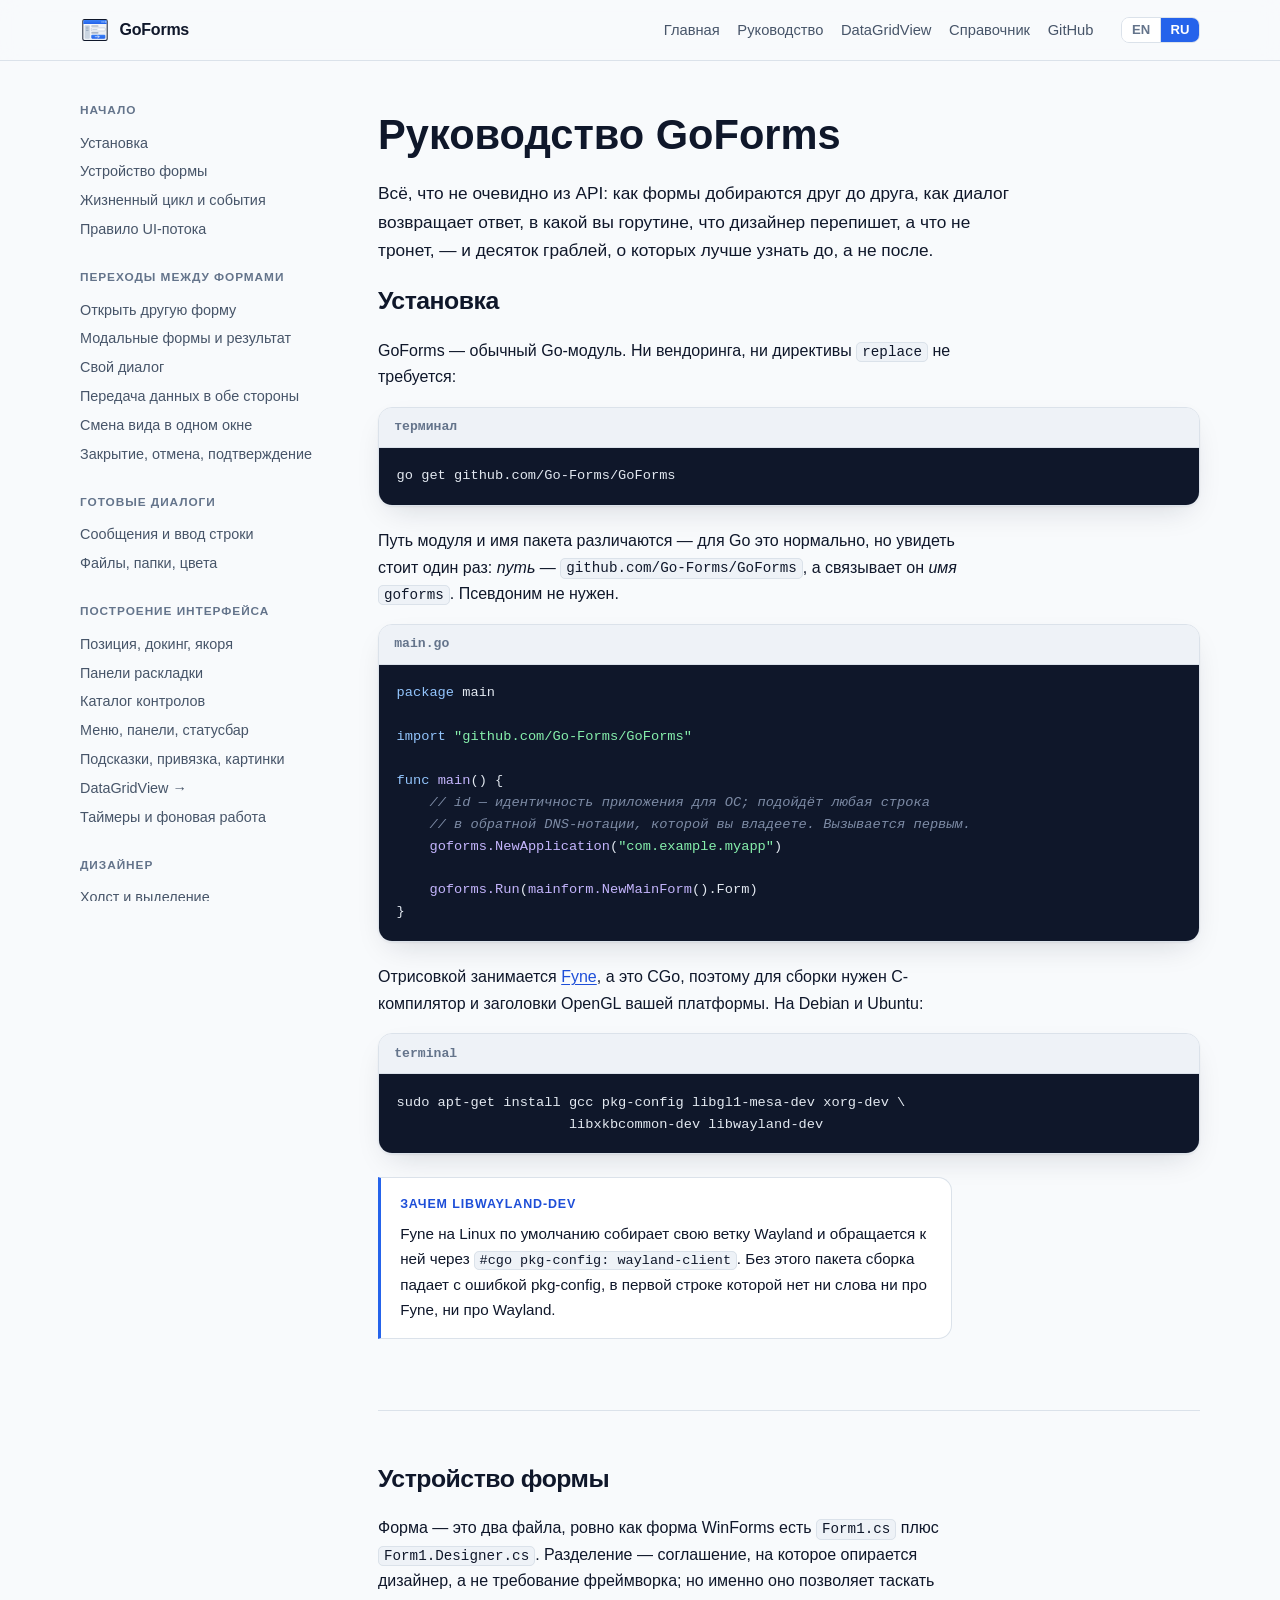
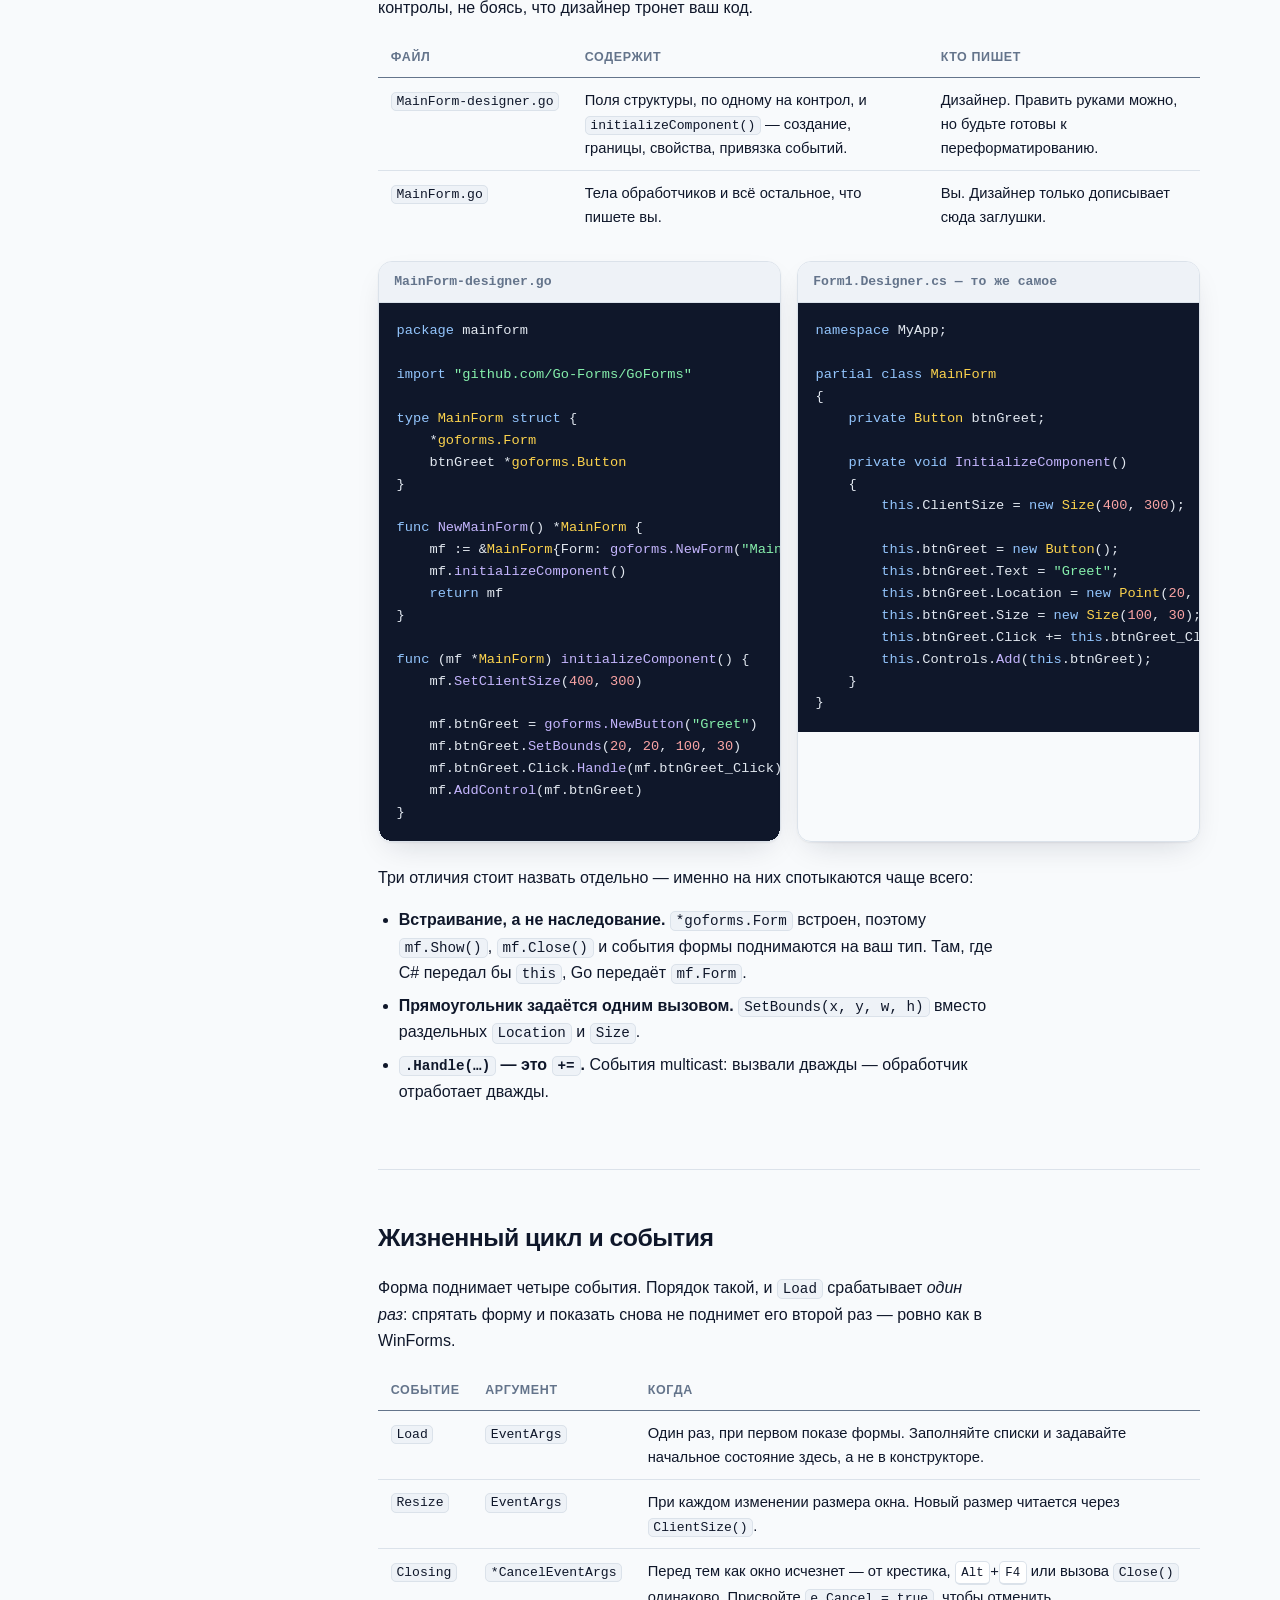
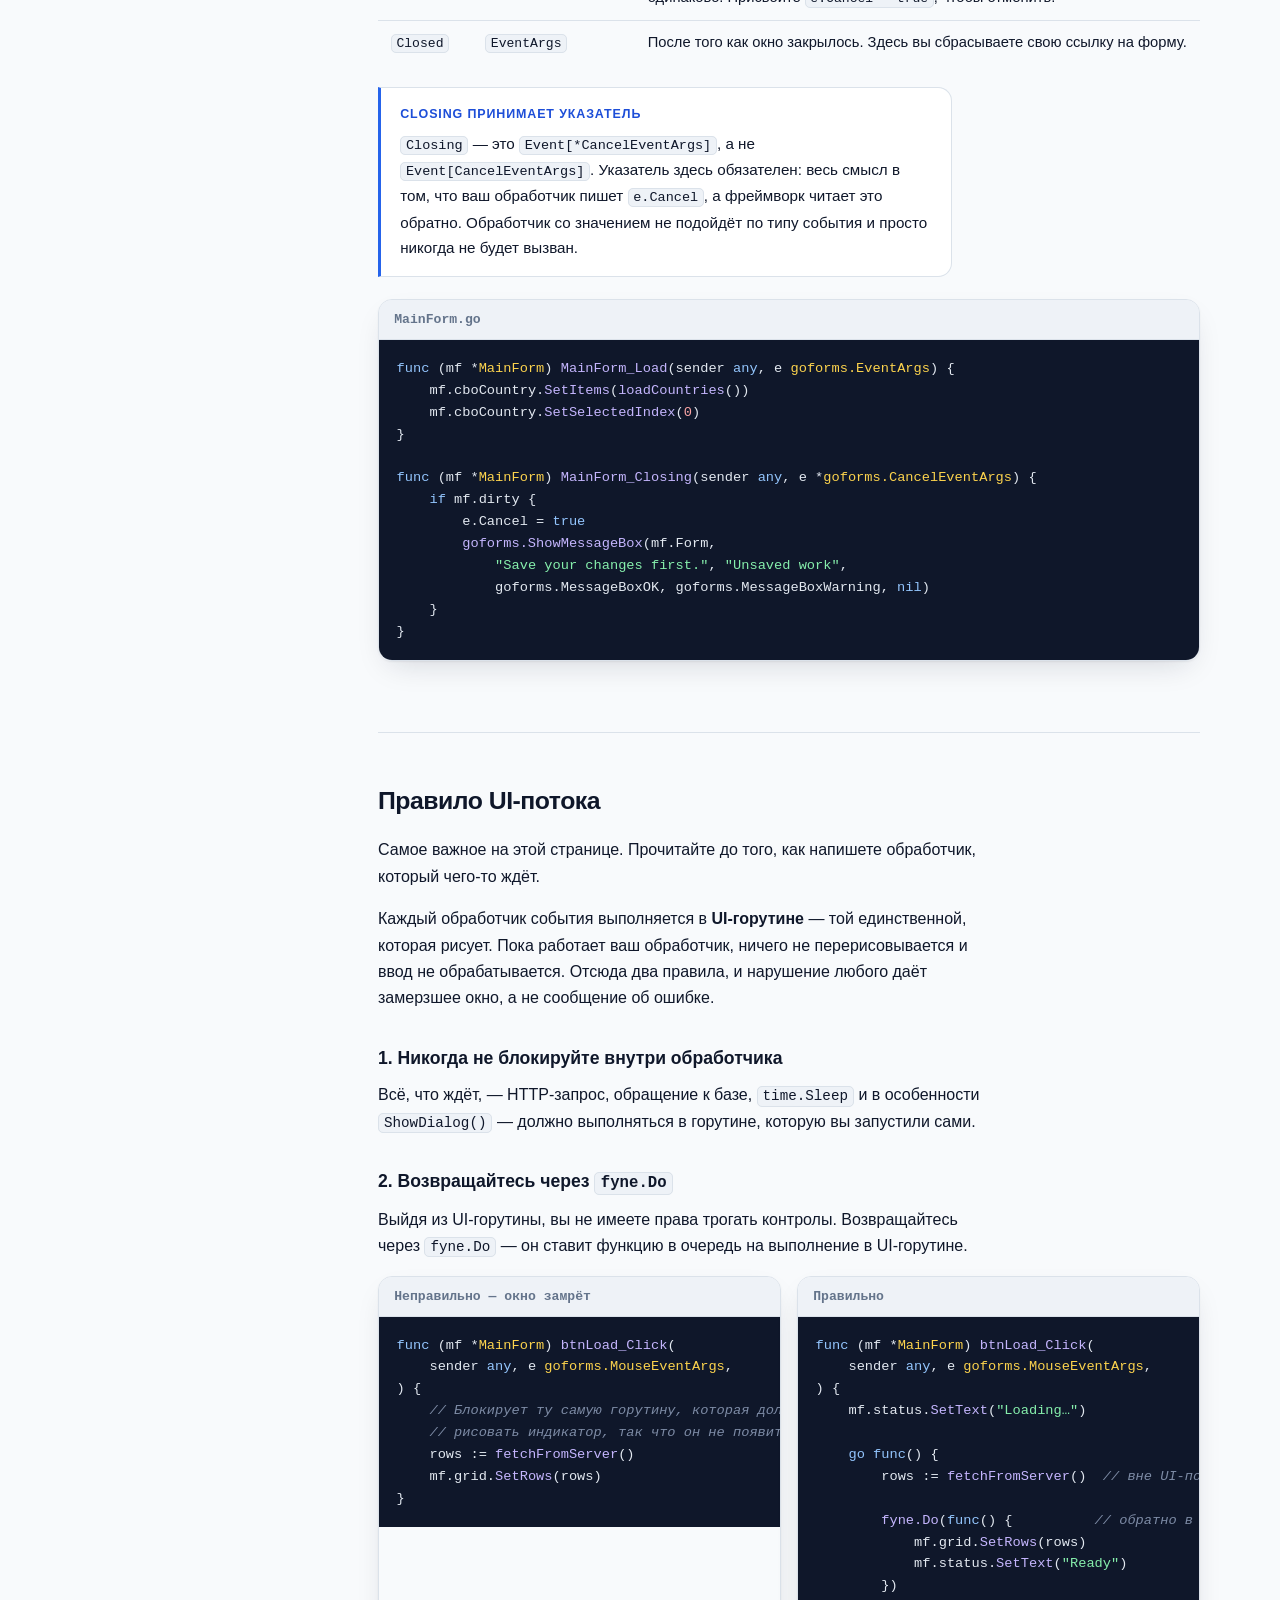
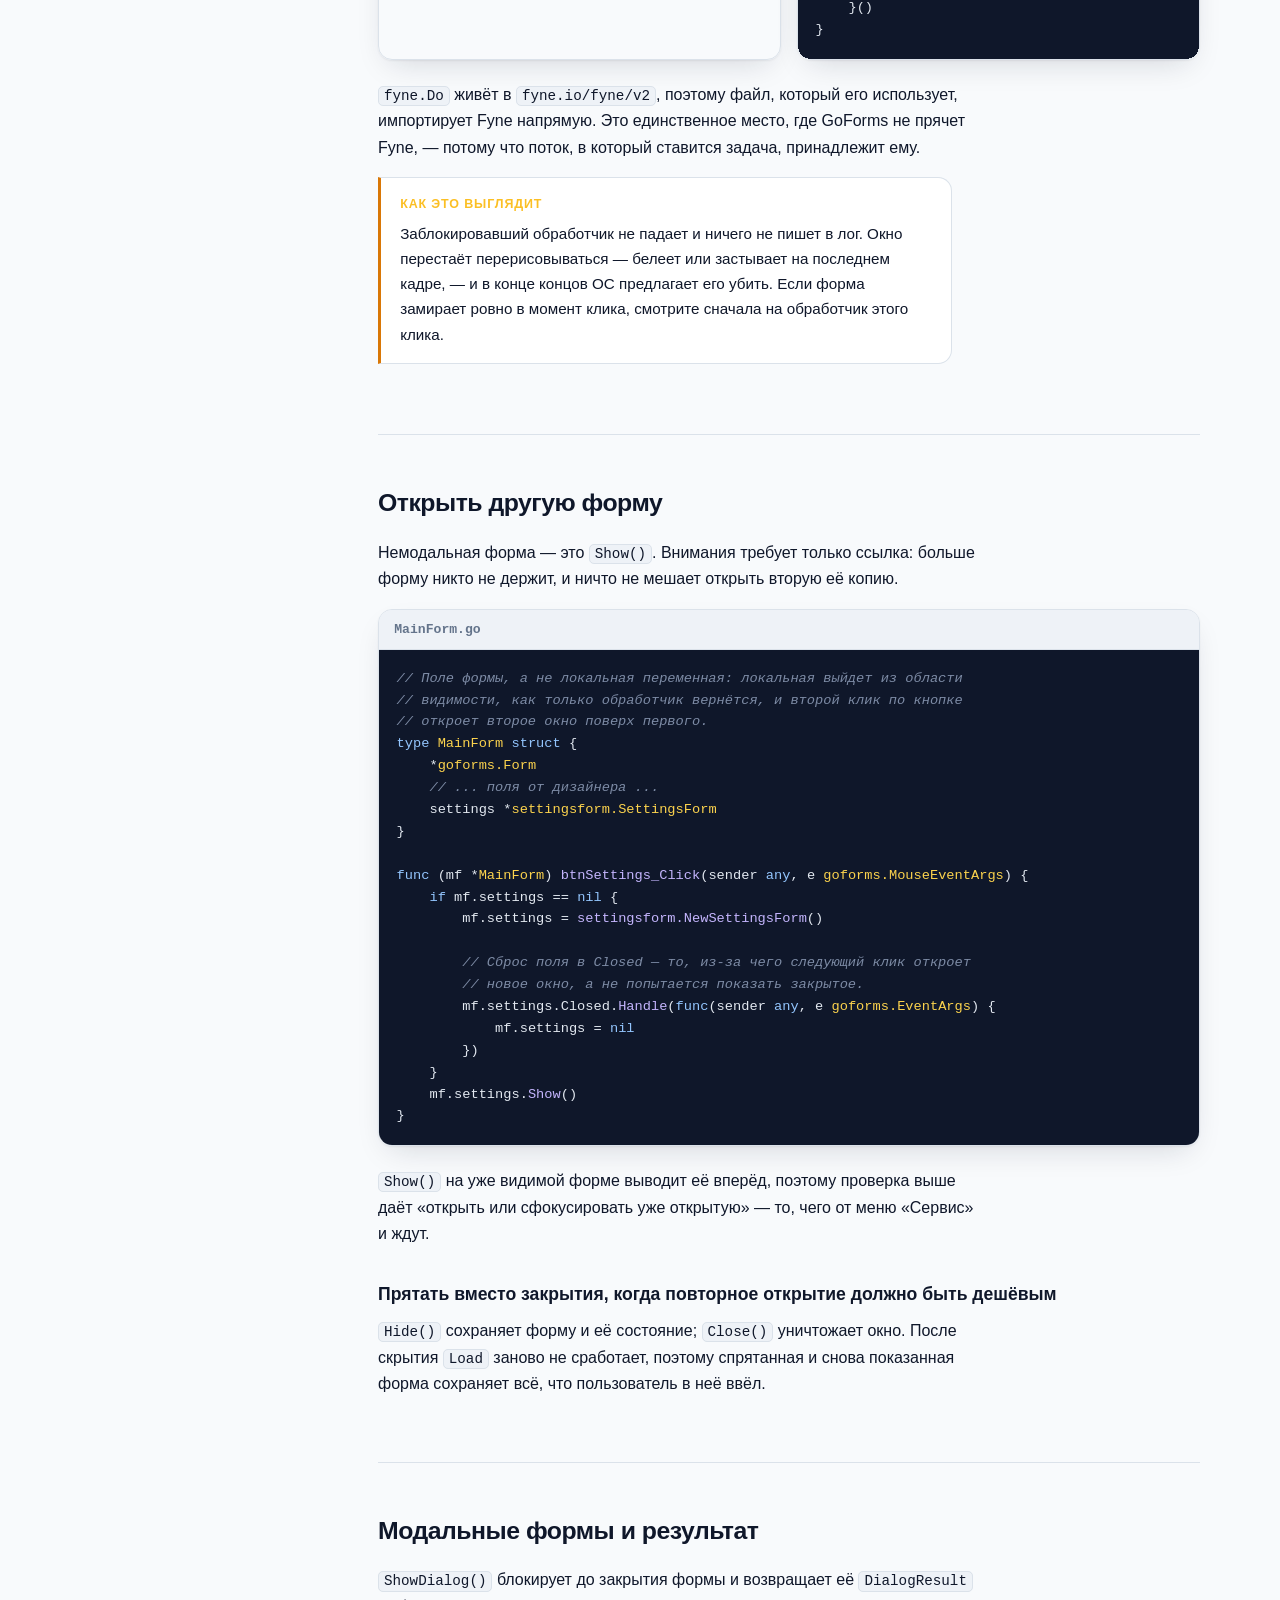
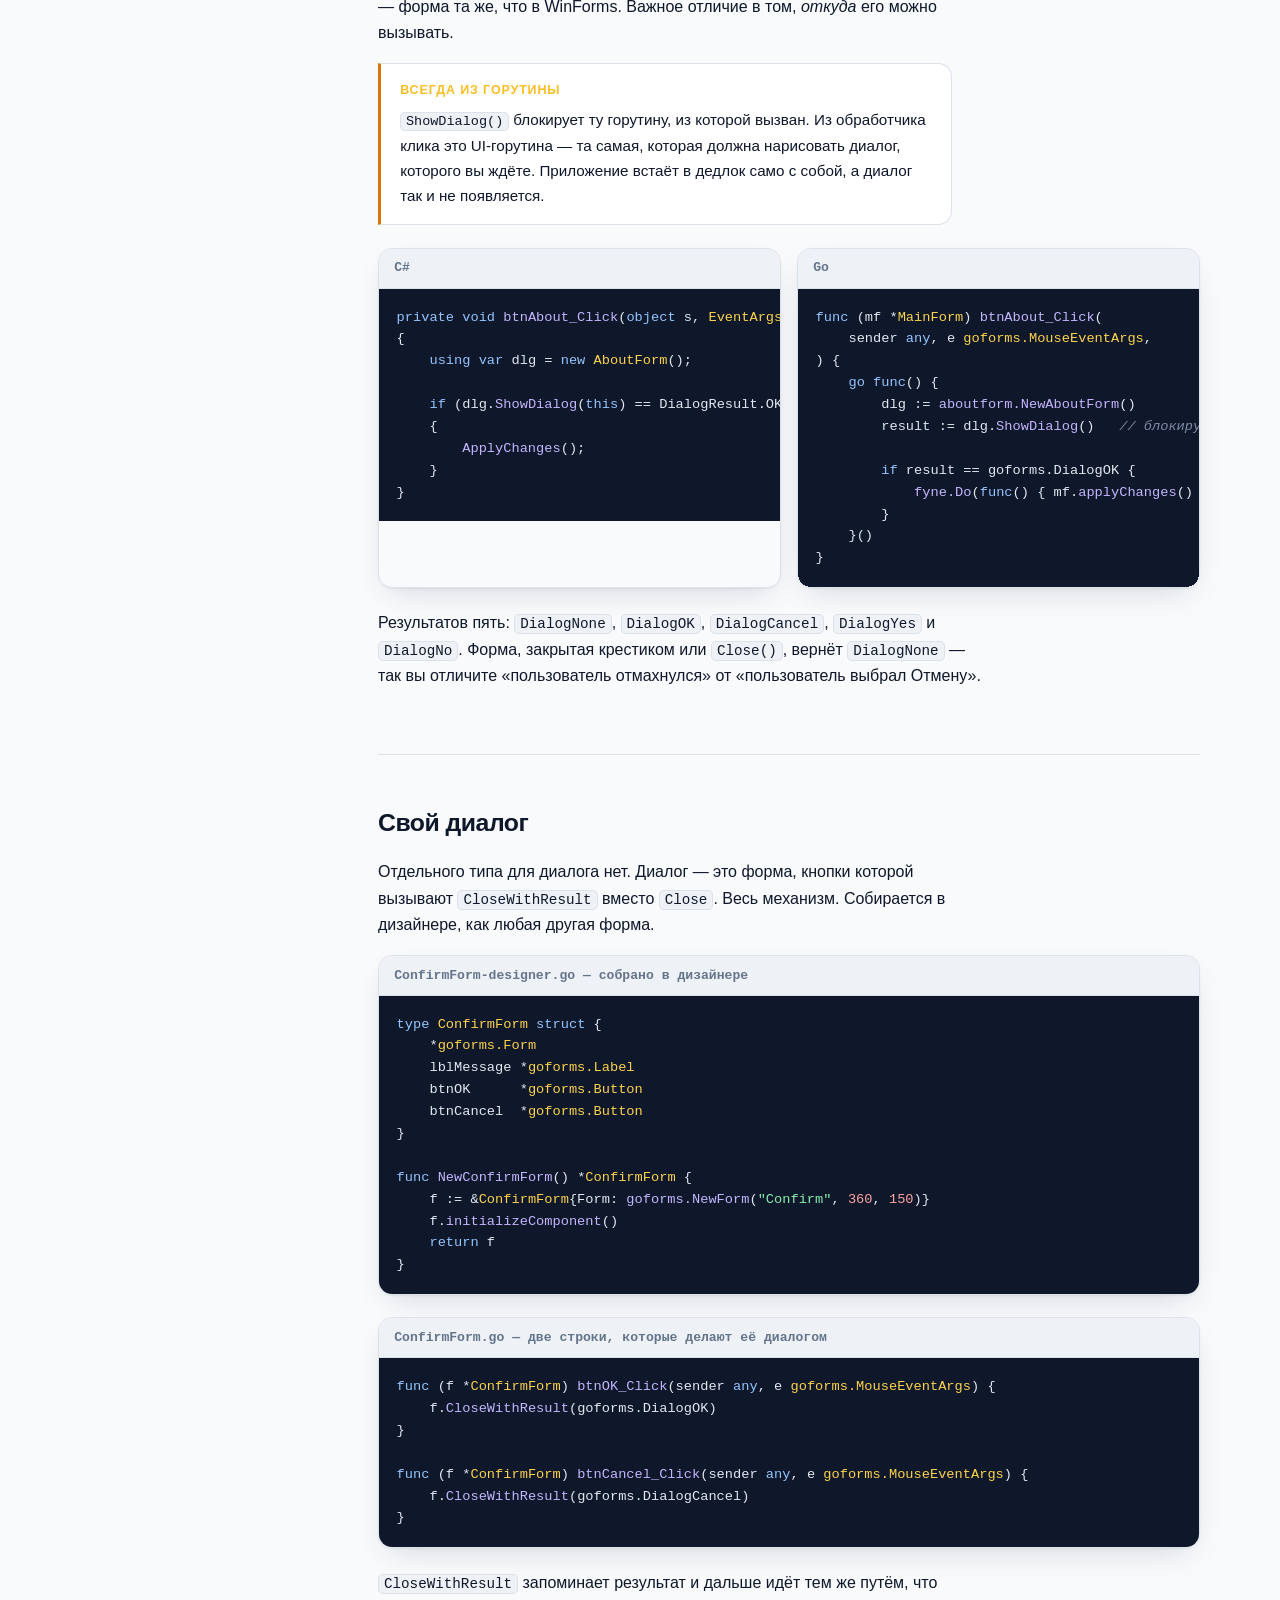
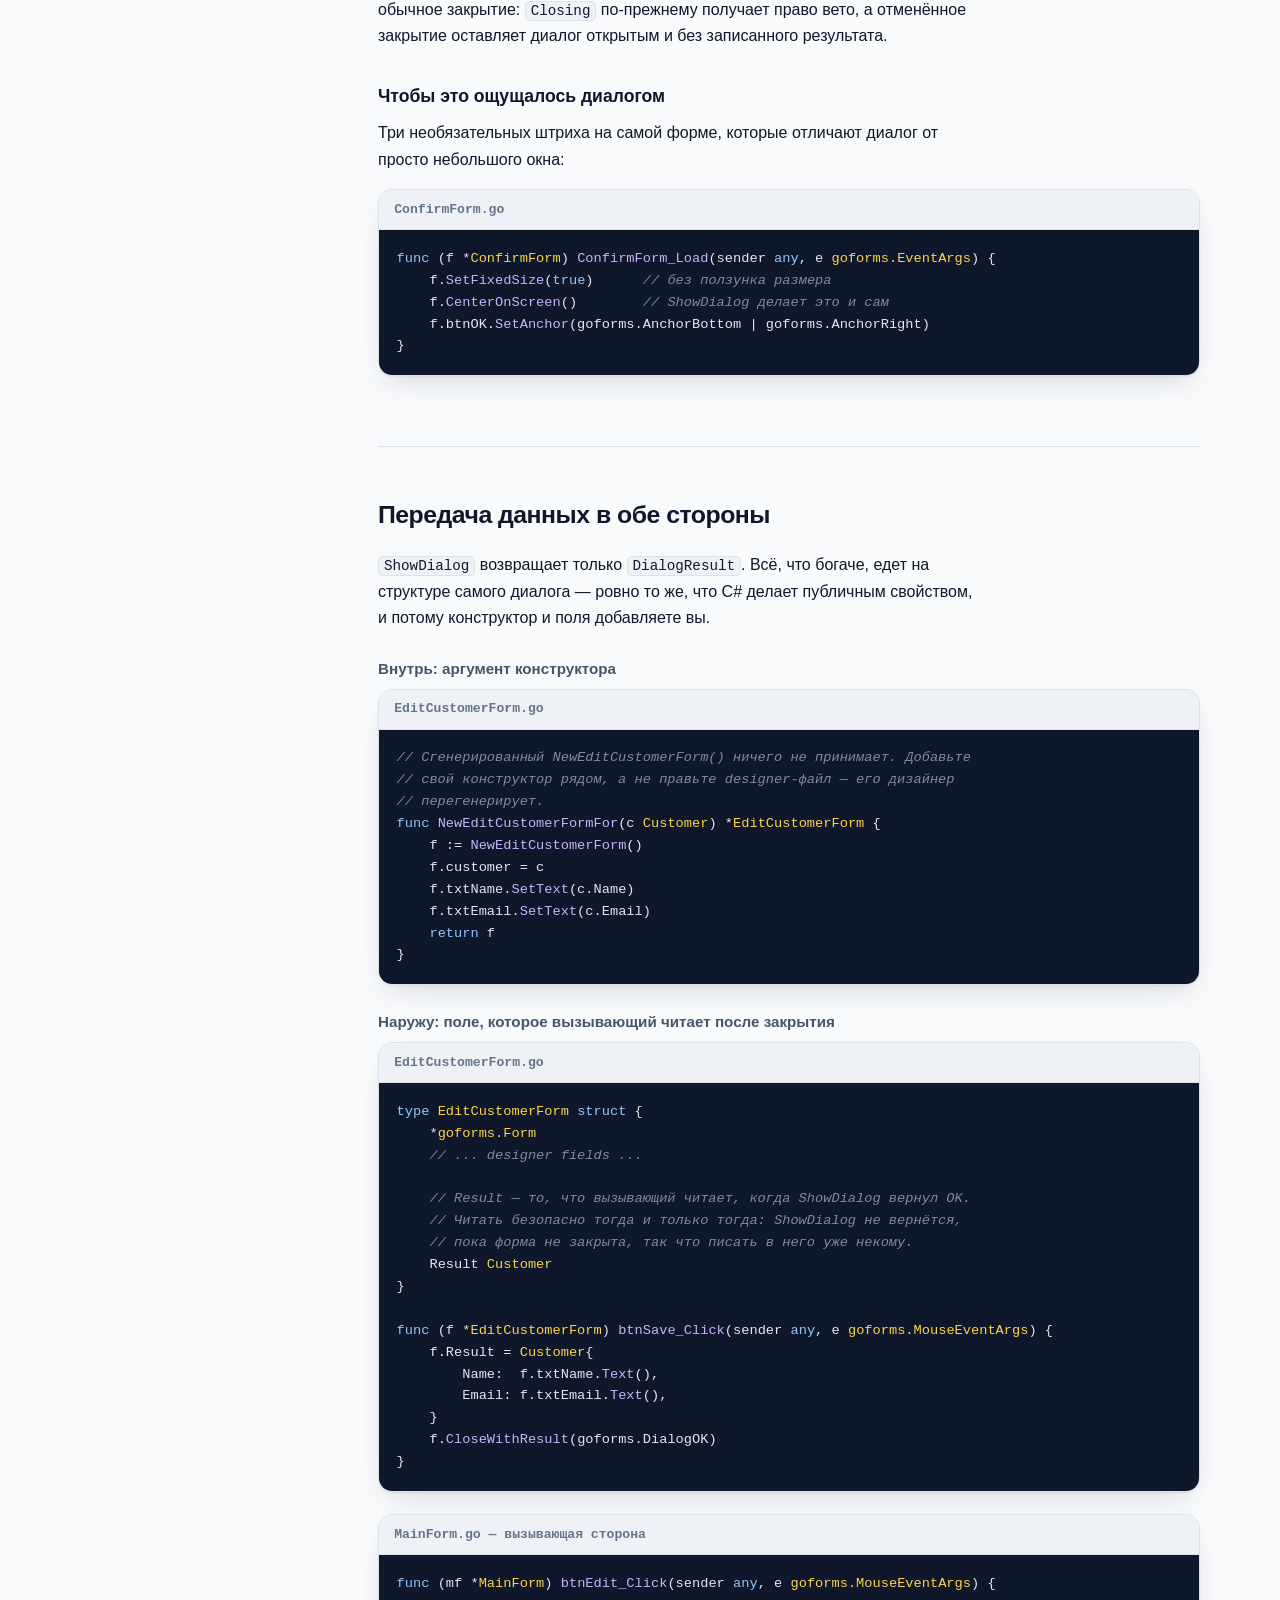
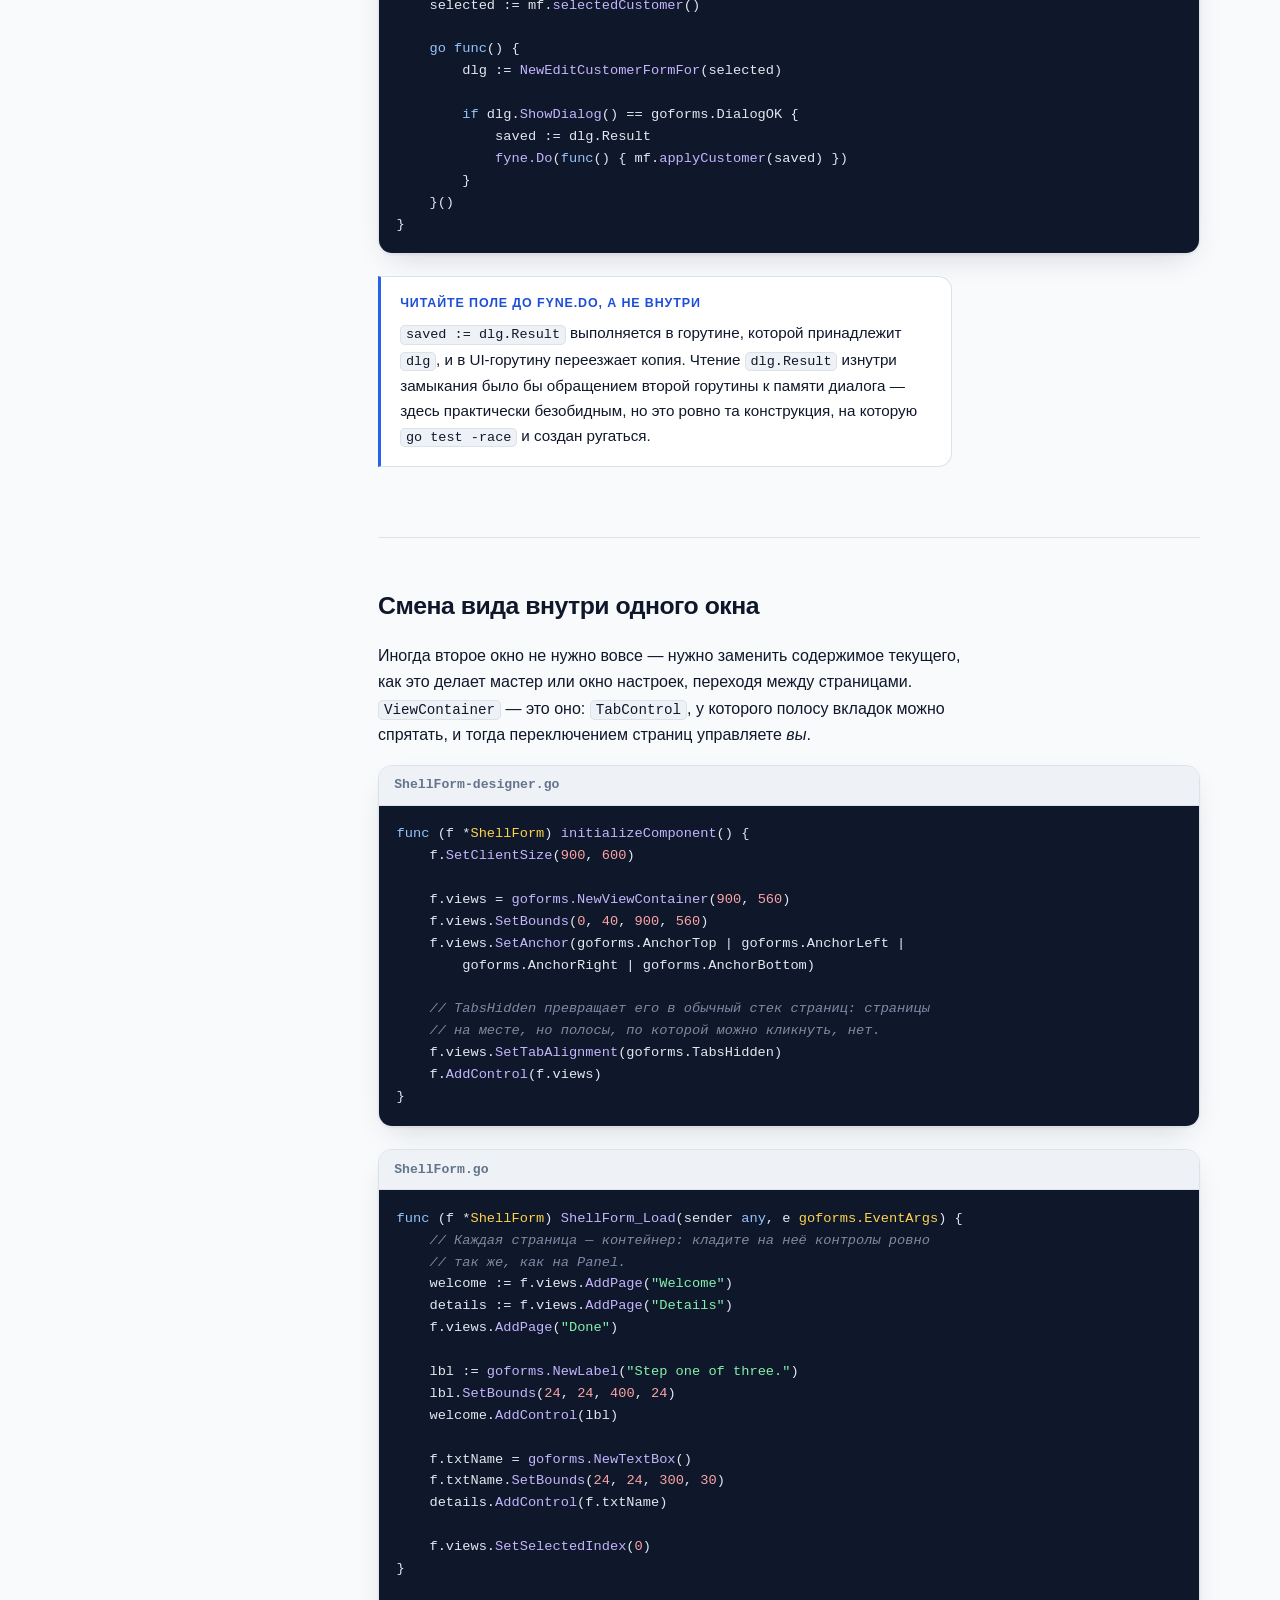
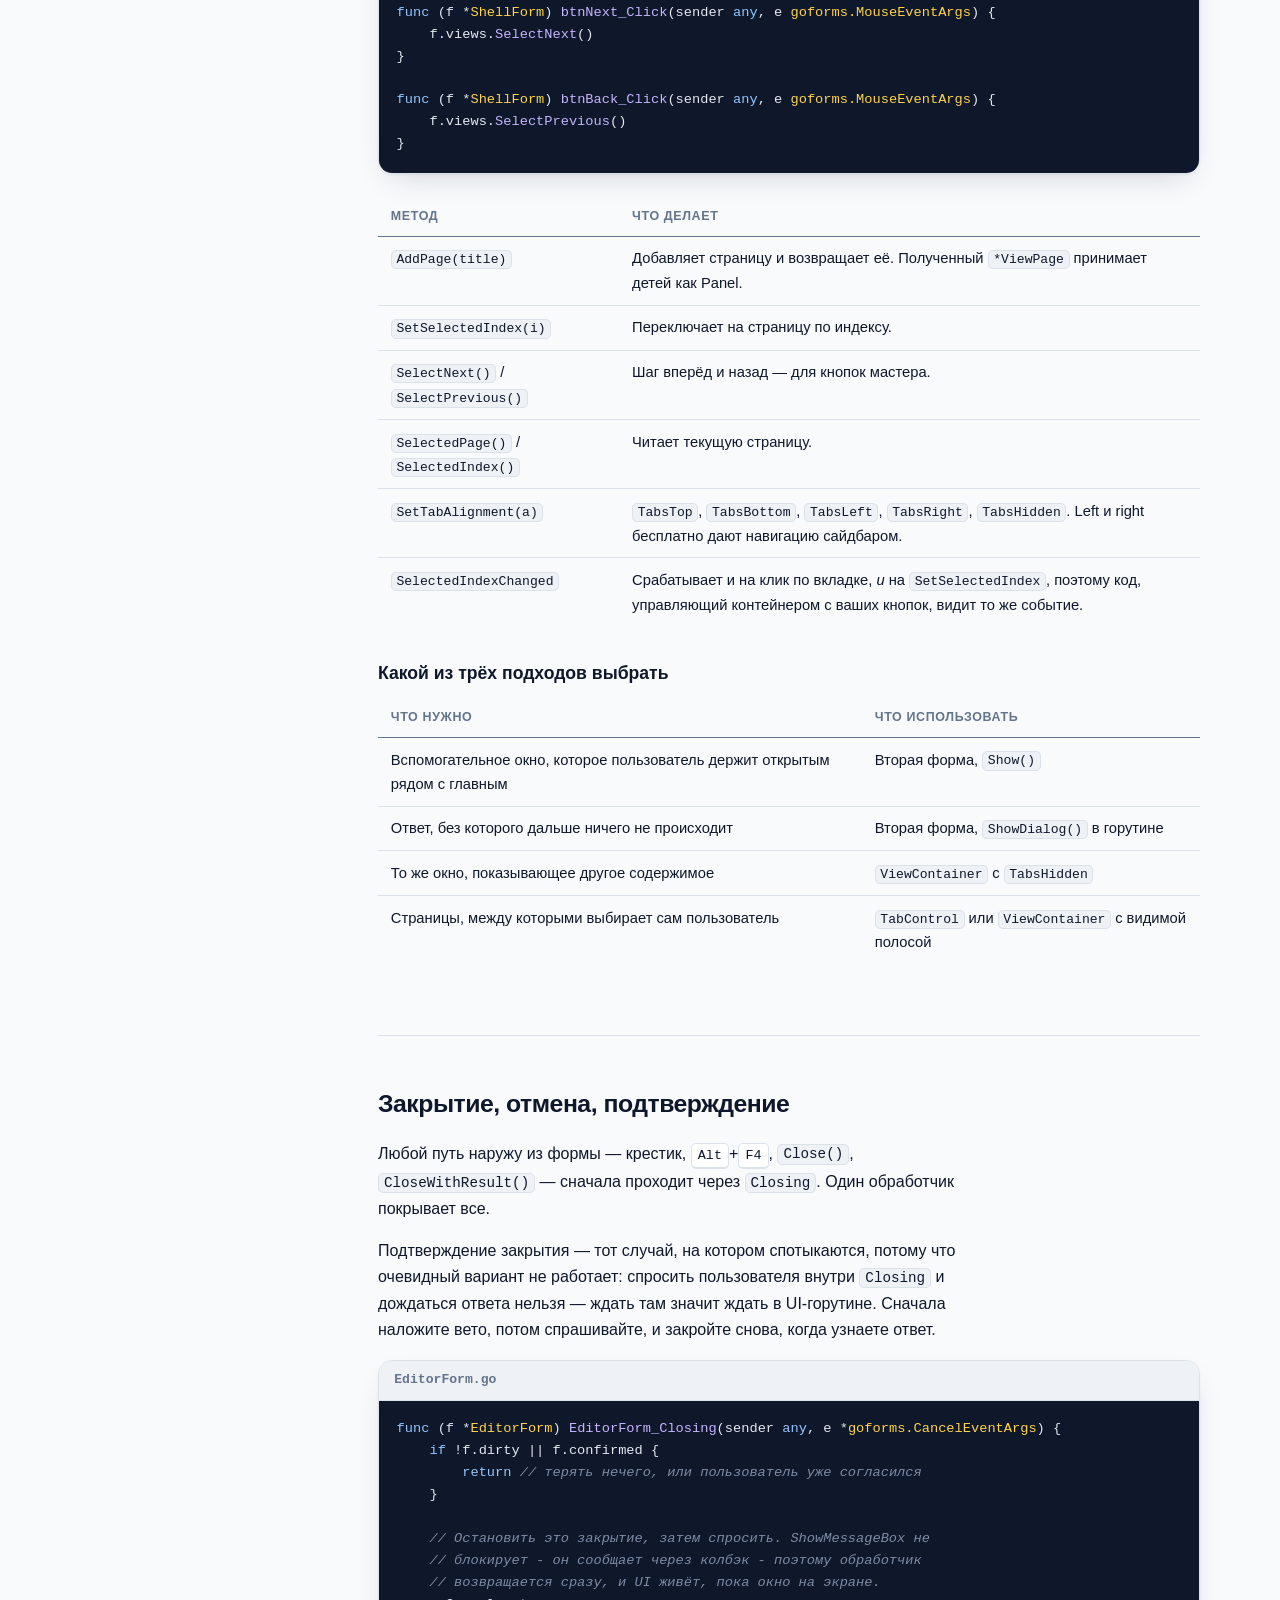
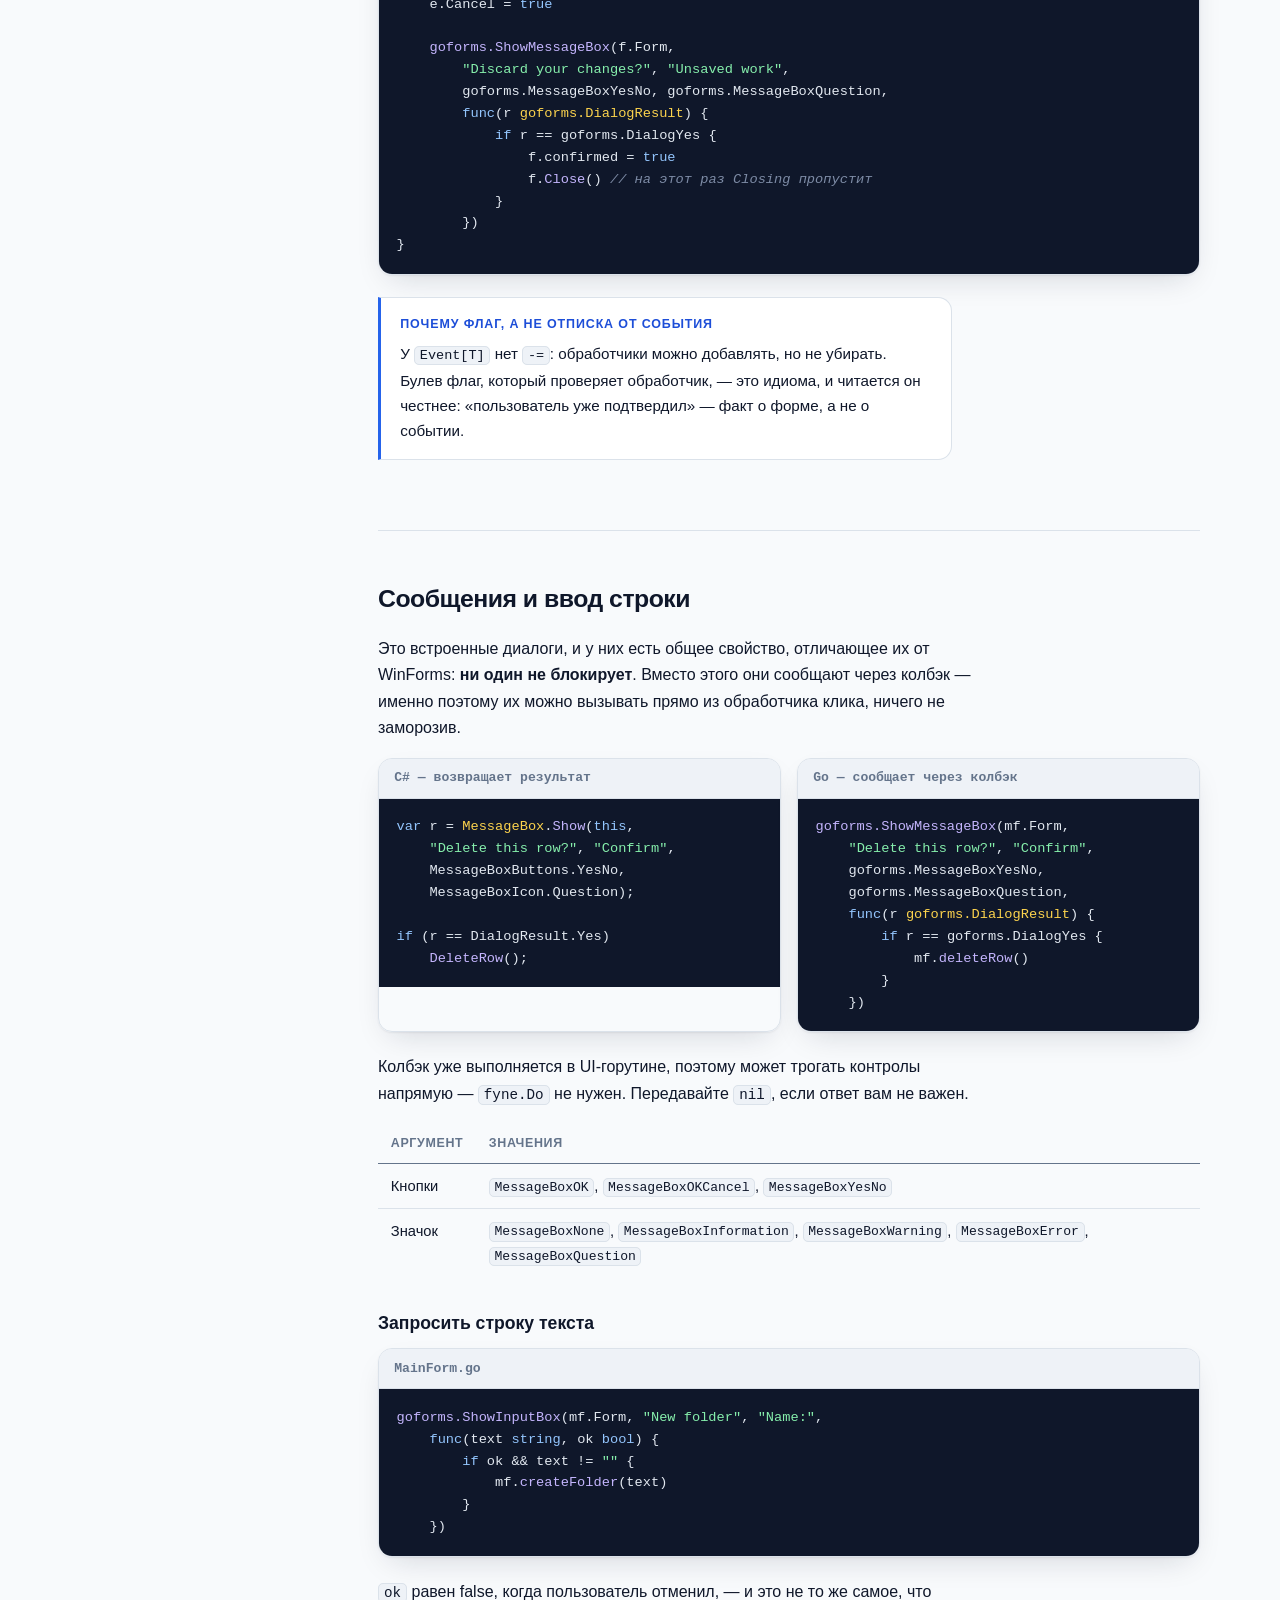
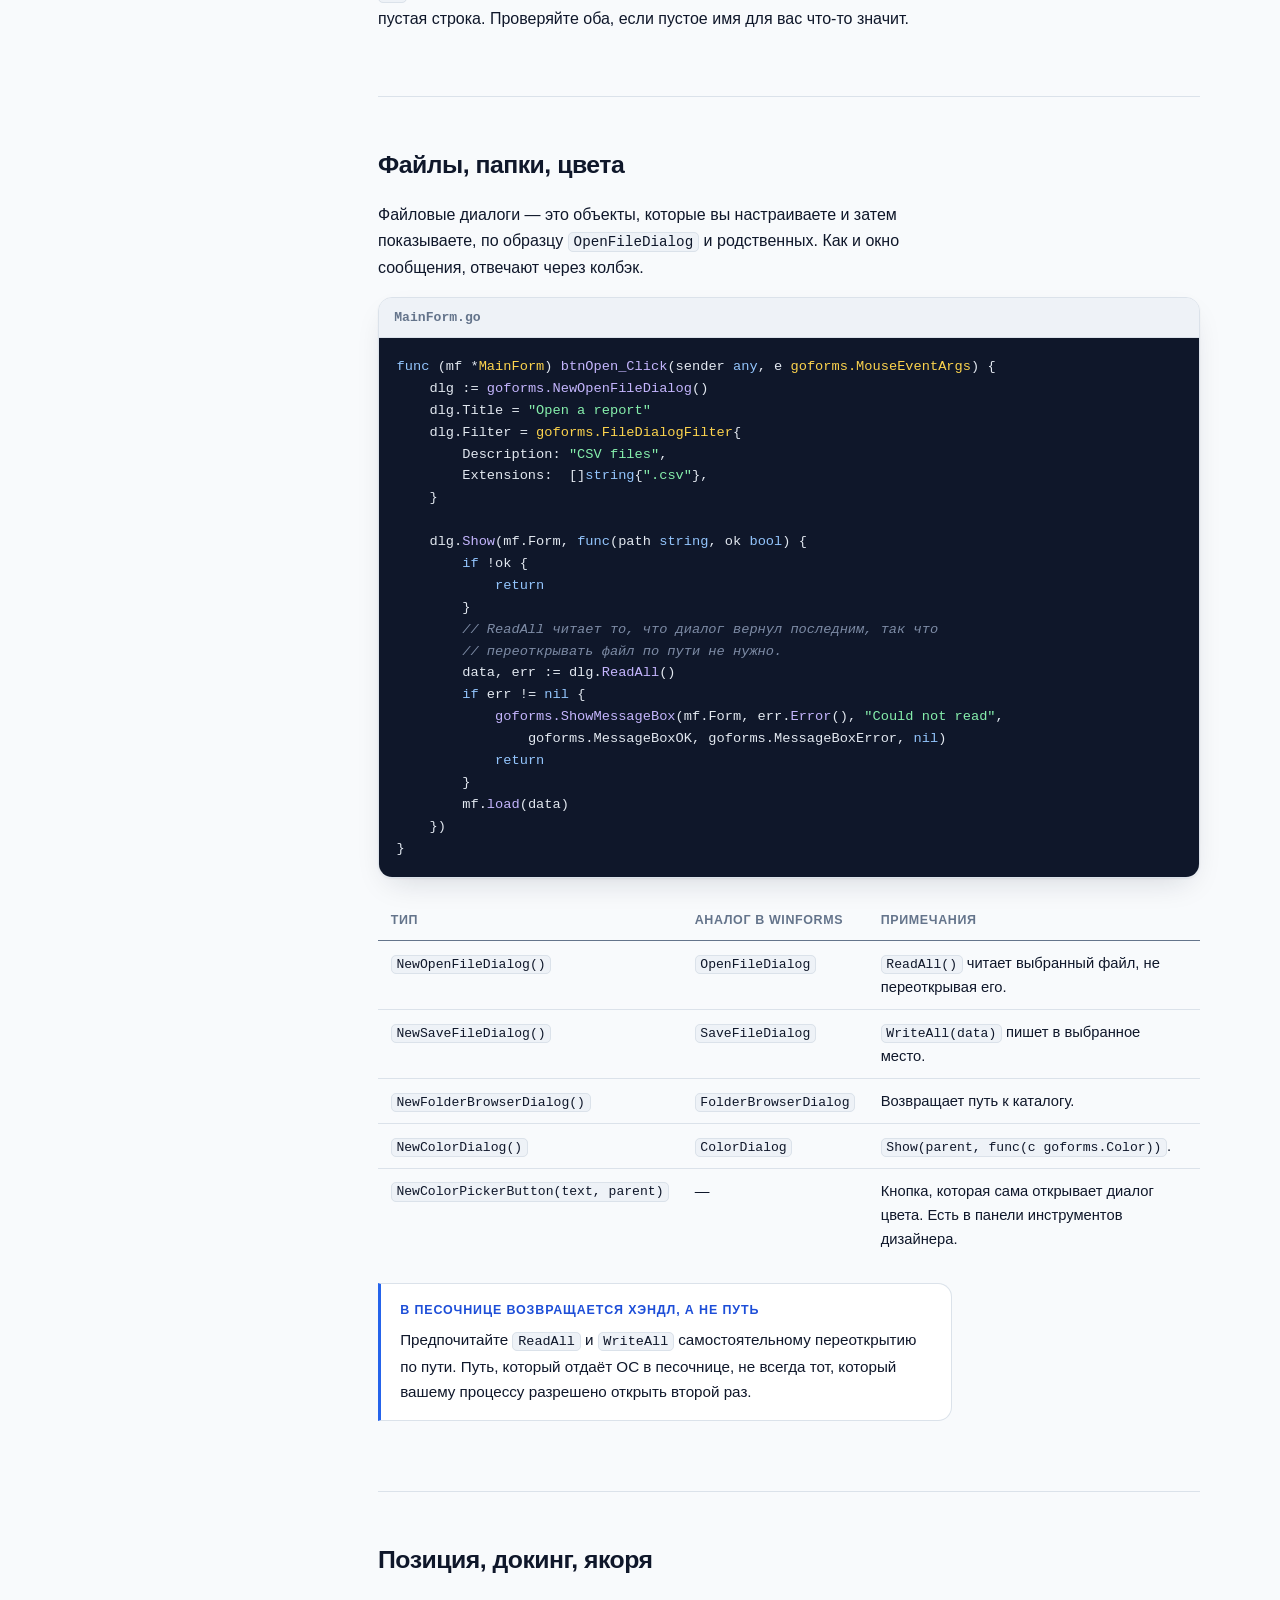
<file: site/ru/guide.html>
<!doctype html>
<html lang="ru">
<head>
<meta charset="utf-8">
<meta name="viewport" content="width=device-width, initial-scale=1">
<title>Руководство GoForms — формы, диалоги, раскладка и дизайнер</title>
<meta name="description" content="Полное руководство по GoForms: переходы между формами, модальные и собственные диалоги, смена вида внутри одного окна, правило UI-потока, раскладка, события и все команды дизайнера.">
<link rel="icon" href="../assets/favicon.svg" type="image/svg+xml">
<link rel="alternate" hreflang="en" href="https://go-forms.github.io/GoForms/guide.html">
<link rel="alternate" hreflang="ru" href="https://go-forms.github.io/GoForms/ru/guide.html">
<link rel="alternate" hreflang="x-default" href="https://go-forms.github.io/GoForms/guide.html">
<link rel="stylesheet" href="../style.css">
<link rel="stylesheet" href="../guide.css">
</head>
<body>

<header class="topbar">
  <div class="wrap">
    <a class="brand" href="index.html">
      <img src="../assets/logo.svg" alt="">
      <span>GoForms</span>
    </a>
    <nav>
      <a href="index.html">Главная</a>
      <a href="guide.html">Руководство</a>
      <a href="datagridview.html">DataGridView</a>
      <a href="https://github.com/Go-Forms/GoForms/tree/main/docs">Справочник</a>
      <a href="https://github.com/Go-Forms">GitHub</a>
    </nav>
    <div class="lang-switch">
      <a href="../guide.html" hreflang="en">EN</a>
      <a href="guide.html" aria-current="true" hreflang="ru">RU</a>
    </div>
  </div>
</header>

<div class="wrap doc-shell">

<aside class="doc-nav">
  <strong>Начало</strong>
  <a href="#install">Установка</a>
  <a href="#anatomy">Устройство формы</a>
  <a href="#lifecycle">Жизненный цикл и события</a>
  <a href="#ui-thread">Правило UI-потока</a>

  <strong>Переходы между формами</strong>
  <a href="#modeless">Открыть другую форму</a>
  <a href="#modal">Модальные формы и результат</a>
  <a href="#custom-dialog">Свой диалог</a>
  <a href="#passing-data">Передача данных в обе стороны</a>
  <a href="#swap-in-place">Смена вида в одном окне</a>
  <a href="#closing">Закрытие, отмена, подтверждение</a>

  <strong>Готовые диалоги</strong>
  <a href="#messagebox">Сообщения и ввод строки</a>
  <a href="#filedialogs">Файлы, папки, цвета</a>

  <strong>Построение интерфейса</strong>
  <a href="#layout">Позиция, докинг, якоря</a>
  <a href="#panels">Панели раскладки</a>
  <a href="#controls">Каталог контролов</a>
  <a href="#menus">Меню, панели, статусбар</a>
  <a href="#tips-binding">Подсказки, привязка, картинки</a>
  <a href="datagridview.html">DataGridView →</a>
  <a href="#timer">Таймеры и фоновая работа</a>

  <strong>Дизайнер</strong>
  <a href="#designer-basics">Холст и выделение</a>
  <a href="#designer-tools">Меню, смарт-теги, структура</a>
  <a href="#designer-props">Свойства и события</a>
  <a href="#designer-commands">Команды и горячие клавиши</a>
  <a href="#designer-theme">Редактор тем</a>
  <a href="#designer-tidy">Что убирает очистка</a>
  <a href="#designer-limits">Что он не тронет</a>

  <strong>Справочник</strong>
  <a href="#csharp-map">C# и Go рядом</a>
  <a href="#gotchas">Грабли, о которых стоит знать</a>
</aside>

<main class="doc-body">

<h1>Руководство GoForms</h1>
<p class="lead">
  Всё, что не очевидно из API: как формы добираются друг до друга, как диалог
  возвращает ответ, в какой вы горутине, что дизайнер перепишет, а что не
  тронет, — и десяток граблей, о которых лучше узнать до, а не после.
</p>

<!-- ================================================================== -->
<section id="install">
<h2>Установка</h2>

<p>
  GoForms — обычный Go-модуль. Ни вендоринга, ни директивы
  <code translate="no">replace</code> не требуется:
</p>

<figure class="code">
  <figcaption translate="no">терминал</figcaption>
<pre translate="no">go get github.com/Go-Forms/GoForms</pre>
</figure>

<p>
  Путь модуля и имя пакета различаются — для Go это нормально, но увидеть стоит
  один раз: <em>путь</em> — <code translate="no">github.com/Go-Forms/GoForms</code>,
  а связывает он <em>имя</em> <code translate="no">goforms</code>. Псевдоним не нужен.
</p>

<figure class="code">
  <figcaption translate="no">main.go</figcaption>
<pre translate="no"><span class="k">package</span> main

<span class="k">import</span> <span class="s">"github.com/Go-Forms/GoForms"</span>

<span class="k">func</span> <span class="f">main</span>() {
	<span class="c">// id — идентичность приложения для ОС; подойдёт любая строка</span>
	<span class="c">// в обратной DNS-нотации, которой вы владеете. Вызывается первым.</span>
	<span class="f">goforms.NewApplication</span>(<span class="s">"com.example.myapp"</span>)

	<span class="f">goforms.Run</span>(<span class="f">mainform.NewMainForm</span>().Form)
}</pre>
</figure>

<p>
  Отрисовкой занимается <a href="https://fyne.io">Fyne</a>, а это CGo, поэтому
  для сборки нужен C-компилятор и заголовки OpenGL вашей платформы. На Debian
  и Ubuntu:
</p>

<figure class="code">
  <figcaption translate="no">terminal</figcaption>
<pre translate="no">sudo apt-get install gcc pkg-config libgl1-mesa-dev xorg-dev \
                     libxkbcommon-dev libwayland-dev</pre>
</figure>

<div class="note">
  <span class="note-title">Зачем libwayland-dev</span>
  <p>
    Fyne на Linux по умолчанию собирает свою ветку Wayland и обращается к ней
    через <code translate="no">#cgo pkg-config: wayland-client</code>. Без этого
    пакета сборка падает с ошибкой pkg-config, в первой строке которой нет ни
    слова ни про Fyne, ни про Wayland.
  </p>
</div>
</section>

<!-- ================================================================== -->
<section id="anatomy">
<h2>Устройство формы</h2>

<p>
  Форма — это два файла, ровно как форма WinForms есть
  <code translate="no">Form1.cs</code> плюс
  <code translate="no">Form1.Designer.cs</code>. Разделение — соглашение, на
  которое опирается дизайнер, а не требование фреймворка; но именно оно
  позволяет таскать контролы, не боясь, что дизайнер тронет ваш код.
</p>

<div class="table-wrap">
<table>
  <thead><tr><th>Файл</th><th>Содержит</th><th>Кто пишет</th></tr></thead>
  <tbody>
    <tr>
      <td><code translate="no">MainForm-designer.go</code></td>
      <td>Поля структуры, по одному на контрол, и <code translate="no">initializeComponent()</code> — создание, границы, свойства, привязка событий.</td>
      <td>Дизайнер. Править руками можно, но будьте готовы к переформатированию.</td>
    </tr>
    <tr>
      <td><code translate="no">MainForm.go</code></td>
      <td>Тела обработчиков и всё остальное, что пишете вы.</td>
      <td>Вы. Дизайнер только дописывает сюда заглушки.</td>
    </tr>
  </tbody>
</table>
</div>

<div class="compare">
  <figure class="code">
    <figcaption translate="no">MainForm-designer.go</figcaption>
<pre translate="no"><span class="k">package</span> mainform

<span class="k">import</span> <span class="s">"github.com/Go-Forms/GoForms"</span>

<span class="k">type</span> <span class="t">MainForm</span> <span class="k">struct</span> {
	*<span class="t">goforms.Form</span>
	btnGreet *<span class="t">goforms.Button</span>
}

<span class="k">func</span> <span class="f">NewMainForm</span>() *<span class="t">MainForm</span> {
	mf := &amp;<span class="t">MainForm</span>{Form: <span class="f">goforms.NewForm</span>(<span class="s">"Main"</span>, <span class="n">400</span>, <span class="n">300</span>)}
	mf.<span class="f">initializeComponent</span>()
	<span class="k">return</span> mf
}

<span class="k">func</span> (mf *<span class="t">MainForm</span>) <span class="f">initializeComponent</span>() {
	mf.<span class="f">SetClientSize</span>(<span class="n">400</span>, <span class="n">300</span>)

	mf.btnGreet = <span class="f">goforms.NewButton</span>(<span class="s">"Greet"</span>)
	mf.btnGreet.<span class="f">SetBounds</span>(<span class="n">20</span>, <span class="n">20</span>, <span class="n">100</span>, <span class="n">30</span>)
	mf.btnGreet.Click.<span class="f">Handle</span>(mf.btnGreet_Click)
	mf.<span class="f">AddControl</span>(mf.btnGreet)
}</pre>
  </figure>

  <figure class="code">
    <figcaption translate="no">Form1.Designer.cs — то же самое</figcaption>
<pre translate="no"><span class="k">namespace</span> MyApp;

<span class="k">partial class</span> <span class="t">MainForm</span>
{
    <span class="k">private</span> <span class="t">Button</span> btnGreet;

    <span class="k">private void</span> <span class="f">InitializeComponent</span>()
    {
        <span class="k">this</span>.ClientSize = <span class="k">new</span> <span class="t">Size</span>(<span class="n">400</span>, <span class="n">300</span>);

        <span class="k">this</span>.btnGreet = <span class="k">new</span> <span class="t">Button</span>();
        <span class="k">this</span>.btnGreet.Text = <span class="s">"Greet"</span>;
        <span class="k">this</span>.btnGreet.Location = <span class="k">new</span> <span class="t">Point</span>(<span class="n">20</span>, <span class="n">20</span>);
        <span class="k">this</span>.btnGreet.Size = <span class="k">new</span> <span class="t">Size</span>(<span class="n">100</span>, <span class="n">30</span>);
        <span class="k">this</span>.btnGreet.Click += <span class="k">this</span>.btnGreet_Click;
        <span class="k">this</span>.Controls.<span class="f">Add</span>(<span class="k">this</span>.btnGreet);
    }
}</pre>
  </figure>
</div>

<p>
  Три отличия стоит назвать отдельно — именно на них спотыкаются чаще всего:
</p>

<ul>
  <li>
    <strong>Встраивание, а не наследование.</strong>
    <code translate="no">*goforms.Form</code> встроен, поэтому
    <code translate="no">mf.Show()</code>,
    <code translate="no">mf.Close()</code> и события формы поднимаются на ваш
    тип. Там, где C# передал бы <code translate="no">this</code>, Go передаёт
    <code translate="no">mf.Form</code>.
  </li>
  <li>
    <strong>Прямоугольник задаётся одним вызовом.</strong>
    <code translate="no">SetBounds(x, y, w, h)</code> вместо раздельных
    <code translate="no">Location</code> и <code translate="no">Size</code>.
  </li>
  <li>
    <strong><code translate="no">.Handle(…)</code> — это <code translate="no">+=</code>.</strong>
    События multicast: вызвали дважды — обработчик отработает дважды.
  </li>
</ul>
</section>

<!-- ================================================================== -->
<section id="lifecycle">
<h2>Жизненный цикл и события</h2>

<p>
  Форма поднимает четыре события. Порядок такой, и
  <code translate="no">Load</code> срабатывает <em>один раз</em>: спрятать
  форму и показать снова не поднимет его второй раз — ровно как в WinForms.
</p>

<div class="table-wrap">
<table>
  <thead><tr><th>Событие</th><th>Аргумент</th><th>Когда</th></tr></thead>
  <tbody>
    <tr><td><code translate="no">Load</code></td><td><code translate="no">EventArgs</code></td><td>Один раз, при первом показе формы. Заполняйте списки и задавайте начальное состояние здесь, а не в конструкторе.</td></tr>
    <tr><td><code translate="no">Resize</code></td><td><code translate="no">EventArgs</code></td><td>При каждом изменении размера окна. Новый размер читается через <code translate="no">ClientSize()</code>.</td></tr>
    <tr><td><code translate="no">Closing</code></td><td><code translate="no">*CancelEventArgs</code></td><td>Перед тем как окно исчезнет — от крестика, <kbd>Alt</kbd>+<kbd>F4</kbd> или вызова <code translate="no">Close()</code> одинаково. Присвойте <code translate="no">e.Cancel = true</code>, чтобы отменить.</td></tr>
    <tr><td><code translate="no">Closed</code></td><td><code translate="no">EventArgs</code></td><td>После того как окно закрылось. Здесь вы сбрасываете свою ссылку на форму.</td></tr>
  </tbody>
</table>
</div>

<div class="note">
  <span class="note-title">Closing принимает указатель</span>
  <p>
    <code translate="no">Closing</code> — это
    <code translate="no">Event[*CancelEventArgs]</code>, а не
    <code translate="no">Event[CancelEventArgs]</code>. Указатель здесь
    обязателен: весь смысл в том, что ваш обработчик пишет
    <code translate="no">e.Cancel</code>, а фреймворк читает это обратно.
    Обработчик со значением не подойдёт по типу события и просто никогда не
    будет вызван.
  </p>
</div>

<figure class="code">
  <figcaption translate="no">MainForm.go</figcaption>
<pre translate="no"><span class="k">func</span> (mf *<span class="t">MainForm</span>) <span class="f">MainForm_Load</span>(sender <span class="k">any</span>, e <span class="t">goforms.EventArgs</span>) {
	mf.cboCountry.<span class="f">SetItems</span>(<span class="f">loadCountries</span>())
	mf.cboCountry.<span class="f">SetSelectedIndex</span>(<span class="n">0</span>)
}

<span class="k">func</span> (mf *<span class="t">MainForm</span>) <span class="f">MainForm_Closing</span>(sender <span class="k">any</span>, e *<span class="t">goforms.CancelEventArgs</span>) {
	<span class="k">if</span> mf.dirty {
		e.Cancel = <span class="k">true</span>
		<span class="f">goforms.ShowMessageBox</span>(mf.Form,
			<span class="s">"Save your changes first."</span>, <span class="s">"Unsaved work"</span>,
			goforms.MessageBoxOK, goforms.MessageBoxWarning, <span class="k">nil</span>)
	}
}</pre>
</figure>
</section>

<!-- ================================================================== -->
<section id="ui-thread">
<h2>Правило UI-потока</h2>

<p>
  Самое важное на этой странице. Прочитайте до того, как напишете обработчик,
  который чего-то ждёт.
</p>

<p>
  Каждый обработчик события выполняется в <strong>UI-горутине</strong> — той
  единственной, которая рисует. Пока работает ваш обработчик, ничего не
  перерисовывается и ввод не обрабатывается. Отсюда два правила, и нарушение
  любого даёт замерзшее окно, а не сообщение об ошибке.
</p>

<h3>1. Никогда не блокируйте внутри обработчика</h3>

<p>
  Всё, что ждёт, — HTTP-запрос, обращение к базе,
  <code translate="no">time.Sleep</code> и в особенности
  <code translate="no">ShowDialog()</code> — должно выполняться в горутине,
  которую вы запустили сами.
</p>

<h3>2. Возвращайтесь через <code translate="no">fyne.Do</code></h3>

<p>
  Выйдя из UI-горутины, вы не имеете права трогать контролы. Возвращайтесь
  через <code translate="no">fyne.Do</code> — он ставит функцию в очередь на
  выполнение в UI-горутине.
</p>

<div class="compare">
  <figure class="code">
    <figcaption translate="no">Неправильно — окно замрёт</figcaption>
<pre translate="no"><span class="k">func</span> (mf *<span class="t">MainForm</span>) <span class="f">btnLoad_Click</span>(
	sender <span class="k">any</span>, e <span class="t">goforms.MouseEventArgs</span>,
) {
	<span class="c">// Блокирует ту самую горутину, которая должна</span>
	<span class="c">// рисовать индикатор, так что он не появится.</span>
	rows := <span class="f">fetchFromServer</span>()
	mf.grid.<span class="f">SetRows</span>(rows)
}</pre>
  </figure>

  <figure class="code">
    <figcaption translate="no">Правильно</figcaption>
<pre translate="no"><span class="k">func</span> (mf *<span class="t">MainForm</span>) <span class="f">btnLoad_Click</span>(
	sender <span class="k">any</span>, e <span class="t">goforms.MouseEventArgs</span>,
) {
	mf.status.<span class="f">SetText</span>(<span class="s">"Loading…"</span>)

	<span class="k">go func</span>() {
		rows := <span class="f">fetchFromServer</span>()  <span class="c">// вне UI-потока</span>

		<span class="f">fyne.Do</span>(<span class="k">func</span>() {          <span class="c">// обратно в него</span>
			mf.grid.<span class="f">SetRows</span>(rows)
			mf.status.<span class="f">SetText</span>(<span class="s">"Ready"</span>)
		})
	}()
}</pre>
  </figure>
</div>

<p>
  <code translate="no">fyne.Do</code> живёт в
  <code translate="no">fyne.io/fyne/v2</code>, поэтому файл, который его
  использует, импортирует Fyne напрямую. Это единственное место, где GoForms
  не прячет Fyne, — потому что поток, в который ставится задача, принадлежит ему.
</p>

<div class="note warn">
  <span class="note-title">Как это выглядит</span>
  <p>
    Заблокировавший обработчик не падает и ничего не пишет в лог. Окно
    перестаёт перерисовываться — белеет или застывает на последнем кадре, — и
    в конце концов ОС предлагает его убить. Если форма замирает ровно в момент
    клика, смотрите сначала на обработчик этого клика.
  </p>
</div>
</section>

<!-- ================================================================== -->
<section id="modeless">
<h2>Открыть другую форму</h2>

<p>
  Немодальная форма — это <code translate="no">Show()</code>. Внимания требует
  только ссылка: больше форму никто не держит, и ничто не мешает открыть вторую
  её копию.
</p>

<figure class="code">
  <figcaption translate="no">MainForm.go</figcaption>
<pre translate="no"><span class="c">// Поле формы, а не локальная переменная: локальная выйдет из области</span>
<span class="c">// видимости, как только обработчик вернётся, и второй клик по кнопке</span>
<span class="c">// откроет второе окно поверх первого.</span>
<span class="k">type</span> <span class="t">MainForm</span> <span class="k">struct</span> {
	*<span class="t">goforms.Form</span>
	<span class="c">// ... поля от дизайнера ...</span>
	settings *<span class="t">settingsform.SettingsForm</span>
}

<span class="k">func</span> (mf *<span class="t">MainForm</span>) <span class="f">btnSettings_Click</span>(sender <span class="k">any</span>, e <span class="t">goforms.MouseEventArgs</span>) {
	<span class="k">if</span> mf.settings == <span class="k">nil</span> {
		mf.settings = <span class="f">settingsform.NewSettingsForm</span>()

		<span class="c">// Сброс поля в Closed — то, из-за чего следующий клик откроет</span>
		<span class="c">// новое окно, а не попытается показать закрытое.</span>
		mf.settings.Closed.<span class="f">Handle</span>(<span class="k">func</span>(sender <span class="k">any</span>, e <span class="t">goforms.EventArgs</span>) {
			mf.settings = <span class="k">nil</span>
		})
	}
	mf.settings.<span class="f">Show</span>()
}</pre>
</figure>

<p>
  <code translate="no">Show()</code> на уже видимой форме выводит её вперёд,
  поэтому проверка выше даёт «открыть или сфокусировать уже открытую» — то,
  чего от меню «Сервис» и ждут.
</p>

<h3>Прятать вместо закрытия, когда повторное открытие должно быть дешёвым</h3>

<p>
  <code translate="no">Hide()</code> сохраняет форму и её состояние;
  <code translate="no">Close()</code> уничтожает окно. После скрытия
  <code translate="no">Load</code> заново не сработает, поэтому спрятанная и
  снова показанная форма сохраняет всё, что пользователь в неё ввёл.
</p>
</section>

<!-- ================================================================== -->
<section id="modal">
<h2>Модальные формы и результат</h2>

<p>
  <code translate="no">ShowDialog()</code> блокирует до закрытия формы и
  возвращает её <code translate="no">DialogResult</code> — форма та же, что в
  WinForms. Важное отличие в том, <em>откуда</em> его можно вызывать.
</p>

<div class="note warn">
  <span class="note-title">Всегда из горутины</span>
  <p>
    <code translate="no">ShowDialog()</code> блокирует ту горутину, из которой
    вызван. Из обработчика клика это UI-горутина — та самая, которая должна
    нарисовать диалог, которого вы ждёте. Приложение встаёт в дедлок само с
    собой, а диалог так и не появляется.
  </p>
</div>

<div class="compare">
  <figure class="code">
    <figcaption translate="no">C#</figcaption>
<pre translate="no"><span class="k">private void</span> <span class="f">btnAbout_Click</span>(<span class="k">object</span> s, <span class="t">EventArgs</span> e)
{
    <span class="k">using var</span> dlg = <span class="k">new</span> <span class="t">AboutForm</span>();

    <span class="k">if</span> (dlg.<span class="f">ShowDialog</span>(<span class="k">this</span>) == DialogResult.OK)
    {
        <span class="f">ApplyChanges</span>();
    }
}</pre>
  </figure>

  <figure class="code">
    <figcaption translate="no">Go</figcaption>
<pre translate="no"><span class="k">func</span> (mf *<span class="t">MainForm</span>) <span class="f">btnAbout_Click</span>(
	sender <span class="k">any</span>, e <span class="t">goforms.MouseEventArgs</span>,
) {
	<span class="k">go func</span>() {
		dlg := <span class="f">aboutform.NewAboutForm</span>()
		result := dlg.<span class="f">ShowDialog</span>()   <span class="c">// блокирует здесь</span>

		<span class="k">if</span> result == goforms.DialogOK {
			<span class="f">fyne.Do</span>(<span class="k">func</span>() { mf.<span class="f">applyChanges</span>() })
		}
	}()
}</pre>
  </figure>
</div>

<p>
  Результатов пять:
  <code translate="no">DialogNone</code>,
  <code translate="no">DialogOK</code>,
  <code translate="no">DialogCancel</code>,
  <code translate="no">DialogYes</code> и
  <code translate="no">DialogNo</code>.
  Форма, закрытая крестиком или <code translate="no">Close()</code>, вернёт
  <code translate="no">DialogNone</code> — так вы отличите «пользователь
  отмахнулся» от «пользователь выбрал Отмену».
</p>
</section>

<!-- ================================================================== -->
<section id="custom-dialog">
<h2>Свой диалог</h2>

<p>
  Отдельного типа для диалога нет. Диалог — это форма, кнопки которой вызывают
  <code translate="no">CloseWithResult</code> вместо
  <code translate="no">Close</code>. Весь механизм. Собирается в дизайнере, как
  любая другая форма.
</p>

<figure class="code">
  <figcaption translate="no">ConfirmForm-designer.go — собрано в дизайнере</figcaption>
<pre translate="no"><span class="k">type</span> <span class="t">ConfirmForm</span> <span class="k">struct</span> {
	*<span class="t">goforms.Form</span>
	lblMessage *<span class="t">goforms.Label</span>
	btnOK      *<span class="t">goforms.Button</span>
	btnCancel  *<span class="t">goforms.Button</span>
}

<span class="k">func</span> <span class="f">NewConfirmForm</span>() *<span class="t">ConfirmForm</span> {
	f := &amp;<span class="t">ConfirmForm</span>{Form: <span class="f">goforms.NewForm</span>(<span class="s">"Confirm"</span>, <span class="n">360</span>, <span class="n">150</span>)}
	f.<span class="f">initializeComponent</span>()
	<span class="k">return</span> f
}</pre>
</figure>

<figure class="code">
  <figcaption translate="no">ConfirmForm.go — две строки, которые делают её диалогом</figcaption>
<pre translate="no"><span class="k">func</span> (f *<span class="t">ConfirmForm</span>) <span class="f">btnOK_Click</span>(sender <span class="k">any</span>, e <span class="t">goforms.MouseEventArgs</span>) {
	f.<span class="f">CloseWithResult</span>(goforms.DialogOK)
}

<span class="k">func</span> (f *<span class="t">ConfirmForm</span>) <span class="f">btnCancel_Click</span>(sender <span class="k">any</span>, e <span class="t">goforms.MouseEventArgs</span>) {
	f.<span class="f">CloseWithResult</span>(goforms.DialogCancel)
}</pre>
</figure>

<p>
  <code translate="no">CloseWithResult</code> запоминает результат и дальше
  идёт тем же путём, что обычное закрытие: <code translate="no">Closing</code>
  по-прежнему получает право вето, а отменённое закрытие оставляет диалог
  открытым и без записанного результата.
</p>

<h3>Чтобы это ощущалось диалогом</h3>

<p>
  Три необязательных штриха на самой форме, которые отличают диалог от просто
  небольшого окна:
</p>

<figure class="code">
  <figcaption translate="no">ConfirmForm.go</figcaption>
<pre translate="no"><span class="k">func</span> (f *<span class="t">ConfirmForm</span>) <span class="f">ConfirmForm_Load</span>(sender <span class="k">any</span>, e <span class="t">goforms.EventArgs</span>) {
	f.<span class="f">SetFixedSize</span>(<span class="k">true</span>)      <span class="c">// без ползунка размера</span>
	f.<span class="f">CenterOnScreen</span>()        <span class="c">// ShowDialog делает это и сам</span>
	f.btnOK.<span class="f">SetAnchor</span>(goforms.AnchorBottom | goforms.AnchorRight)
}</pre>
</figure>
</section>

<!-- ================================================================== -->
<section id="passing-data">
<h2>Передача данных в обе стороны</h2>

<p>
  <code translate="no">ShowDialog</code> возвращает только
  <code translate="no">DialogResult</code>. Всё, что богаче, едет на структуре
  самого диалога — ровно то же, что C# делает публичным свойством, и потому
  конструктор и поля добавляете вы.
</p>

<h4>Внутрь: аргумент конструктора</h4>

<figure class="code">
  <figcaption translate="no">EditCustomerForm.go</figcaption>
<pre translate="no"><span class="c">// Сгенерированный NewEditCustomerForm() ничего не принимает. Добавьте</span>
<span class="c">// свой конструктор рядом, а не правьте designer-файл — его дизайнер</span>
<span class="c">// перегенерирует.</span>
<span class="k">func</span> <span class="f">NewEditCustomerFormFor</span>(c <span class="t">Customer</span>) *<span class="t">EditCustomerForm</span> {
	f := <span class="f">NewEditCustomerForm</span>()
	f.customer = c
	f.txtName.<span class="f">SetText</span>(c.Name)
	f.txtEmail.<span class="f">SetText</span>(c.Email)
	<span class="k">return</span> f
}</pre>
</figure>

<h4>Наружу: поле, которое вызывающий читает после закрытия</h4>

<figure class="code">
  <figcaption translate="no">EditCustomerForm.go</figcaption>
<pre translate="no"><span class="k">type</span> <span class="t">EditCustomerForm</span> <span class="k">struct</span> {
	*<span class="t">goforms.Form</span>
	<span class="c">// ... designer fields ...</span>

	<span class="c">// Result — то, что вызывающий читает, когда ShowDialog вернул OK.</span>
	<span class="c">// Читать безопасно тогда и только тогда: ShowDialog не вернётся,</span>
	<span class="c">// пока форма не закрыта, так что писать в него уже некому.</span>
	Result <span class="t">Customer</span>
}

<span class="k">func</span> (f *<span class="t">EditCustomerForm</span>) <span class="f">btnSave_Click</span>(sender <span class="k">any</span>, e <span class="t">goforms.MouseEventArgs</span>) {
	f.Result = <span class="t">Customer</span>{
		Name:  f.txtName.<span class="f">Text</span>(),
		Email: f.txtEmail.<span class="f">Text</span>(),
	}
	f.<span class="f">CloseWithResult</span>(goforms.DialogOK)
}</pre>
</figure>

<figure class="code">
  <figcaption translate="no">MainForm.go — вызывающая сторона</figcaption>
<pre translate="no"><span class="k">func</span> (mf *<span class="t">MainForm</span>) <span class="f">btnEdit_Click</span>(sender <span class="k">any</span>, e <span class="t">goforms.MouseEventArgs</span>) {
	selected := mf.<span class="f">selectedCustomer</span>()

	<span class="k">go func</span>() {
		dlg := <span class="f">NewEditCustomerFormFor</span>(selected)

		<span class="k">if</span> dlg.<span class="f">ShowDialog</span>() == goforms.DialogOK {
			saved := dlg.Result
			<span class="f">fyne.Do</span>(<span class="k">func</span>() { mf.<span class="f">applyCustomer</span>(saved) })
		}
	}()
}</pre>
</figure>

<div class="note">
  <span class="note-title">Читайте поле до fyne.Do, а не внутри</span>
  <p>
    <code translate="no">saved := dlg.Result</code> выполняется в горутине,
    которой принадлежит <code translate="no">dlg</code>, и в UI-горутину
    переезжает копия. Чтение <code translate="no">dlg.Result</code> изнутри
    замыкания было бы обращением второй горутины к памяти диалога — здесь
    практически безобидным, но это ровно та конструкция, на которую
    <code translate="no">go test -race</code> и создан ругаться.
  </p>
</div>
</section>

<!-- ================================================================== -->
<section id="swap-in-place">
<h2>Смена вида внутри одного окна</h2>

<p>
  Иногда второе окно не нужно вовсе — нужно заменить содержимое текущего, как
  это делает мастер или окно настроек, переходя между страницами.
  <code translate="no">ViewContainer</code> — это оно: <code translate="no">TabControl</code>,
  у которого полосу вкладок можно спрятать, и тогда переключением страниц
  управляете <em>вы</em>.
</p>

<figure class="code">
  <figcaption translate="no">ShellForm-designer.go</figcaption>
<pre translate="no"><span class="k">func</span> (f *<span class="t">ShellForm</span>) <span class="f">initializeComponent</span>() {
	f.<span class="f">SetClientSize</span>(<span class="n">900</span>, <span class="n">600</span>)

	f.views = <span class="f">goforms.NewViewContainer</span>(<span class="n">900</span>, <span class="n">560</span>)
	f.views.<span class="f">SetBounds</span>(<span class="n">0</span>, <span class="n">40</span>, <span class="n">900</span>, <span class="n">560</span>)
	f.views.<span class="f">SetAnchor</span>(goforms.AnchorTop | goforms.AnchorLeft |
		goforms.AnchorRight | goforms.AnchorBottom)

	<span class="c">// TabsHidden превращает его в обычный стек страниц: страницы</span>
	<span class="c">// на месте, но полосы, по которой можно кликнуть, нет.</span>
	f.views.<span class="f">SetTabAlignment</span>(goforms.TabsHidden)
	f.<span class="f">AddControl</span>(f.views)
}</pre>
</figure>

<figure class="code">
  <figcaption translate="no">ShellForm.go</figcaption>
<pre translate="no"><span class="k">func</span> (f *<span class="t">ShellForm</span>) <span class="f">ShellForm_Load</span>(sender <span class="k">any</span>, e <span class="t">goforms.EventArgs</span>) {
	<span class="c">// Каждая страница — контейнер: кладите на неё контролы ровно</span>
	<span class="c">// так же, как на Panel.</span>
	welcome := f.views.<span class="f">AddPage</span>(<span class="s">"Welcome"</span>)
	details := f.views.<span class="f">AddPage</span>(<span class="s">"Details"</span>)
	f.views.<span class="f">AddPage</span>(<span class="s">"Done"</span>)

	lbl := <span class="f">goforms.NewLabel</span>(<span class="s">"Step one of three."</span>)
	lbl.<span class="f">SetBounds</span>(<span class="n">24</span>, <span class="n">24</span>, <span class="n">400</span>, <span class="n">24</span>)
	welcome.<span class="f">AddControl</span>(lbl)

	f.txtName = <span class="f">goforms.NewTextBox</span>()
	f.txtName.<span class="f">SetBounds</span>(<span class="n">24</span>, <span class="n">24</span>, <span class="n">300</span>, <span class="n">30</span>)
	details.<span class="f">AddControl</span>(f.txtName)

	f.views.<span class="f">SetSelectedIndex</span>(<span class="n">0</span>)
}

<span class="k">func</span> (f *<span class="t">ShellForm</span>) <span class="f">btnNext_Click</span>(sender <span class="k">any</span>, e <span class="t">goforms.MouseEventArgs</span>) {
	f.views.<span class="f">SelectNext</span>()
}

<span class="k">func</span> (f *<span class="t">ShellForm</span>) <span class="f">btnBack_Click</span>(sender <span class="k">any</span>, e <span class="t">goforms.MouseEventArgs</span>) {
	f.views.<span class="f">SelectPrevious</span>()
}</pre>
</figure>

<div class="table-wrap">
<table>
  <thead><tr><th>Метод</th><th>Что делает</th></tr></thead>
  <tbody>
    <tr><td><code translate="no">AddPage(title)</code></td><td>Добавляет страницу и возвращает её. Полученный <code translate="no">*ViewPage</code> принимает детей как Panel.</td></tr>
    <tr><td><code translate="no">SetSelectedIndex(i)</code></td><td>Переключает на страницу по индексу.</td></tr>
    <tr><td><code translate="no">SelectNext()</code> / <code translate="no">SelectPrevious()</code></td><td>Шаг вперёд и назад — для кнопок мастера.</td></tr>
    <tr><td><code translate="no">SelectedPage()</code> / <code translate="no">SelectedIndex()</code></td><td>Читает текущую страницу.</td></tr>
    <tr><td><code translate="no">SetTabAlignment(a)</code></td><td><code translate="no">TabsTop</code>, <code translate="no">TabsBottom</code>, <code translate="no">TabsLeft</code>, <code translate="no">TabsRight</code>, <code translate="no">TabsHidden</code>. Left и right бесплатно дают навигацию сайдбаром.</td></tr>
    <tr><td><code translate="no">SelectedIndexChanged</code></td><td>Срабатывает и на клик по вкладке, <em>и</em> на <code translate="no">SetSelectedIndex</code>, поэтому код, управляющий контейнером с ваших кнопок, видит то же событие.</td></tr>
  </tbody>
</table>
</div>

<h3>Какой из трёх подходов выбрать</h3>

<div class="table-wrap">
<table>
  <thead><tr><th>Что нужно</th><th>Что использовать</th></tr></thead>
  <tbody>
    <tr><td>Вспомогательное окно, которое пользователь держит открытым рядом с главным</td><td>Вторая форма, <code translate="no">Show()</code></td></tr>
    <tr><td>Ответ, без которого дальше ничего не происходит</td><td>Вторая форма, <code translate="no">ShowDialog()</code> в горутине</td></tr>
    <tr><td>То же окно, показывающее другое содержимое</td><td><code translate="no">ViewContainer</code> с <code translate="no">TabsHidden</code></td></tr>
    <tr><td>Страницы, между которыми выбирает сам пользователь</td><td><code translate="no">TabControl</code> или <code translate="no">ViewContainer</code> с видимой полосой</td></tr>
  </tbody>
</table>
</div>
</section>

<!-- ================================================================== -->
<section id="closing">
<h2>Закрытие, отмена, подтверждение</h2>

<p>
  Любой путь наружу из формы — крестик, <kbd>Alt</kbd>+<kbd>F4</kbd>,
  <code translate="no">Close()</code>,
  <code translate="no">CloseWithResult()</code> — сначала проходит через
  <code translate="no">Closing</code>. Один обработчик покрывает все.
</p>

<p>
  Подтверждение закрытия — тот случай, на котором спотыкаются, потому что
  очевидный вариант не работает: спросить пользователя внутри
  <code translate="no">Closing</code> и дождаться ответа нельзя — ждать там
  значит ждать в UI-горутине. Сначала наложите вето, потом спрашивайте, и
  закройте снова, когда узнаете ответ.
</p>

<figure class="code">
  <figcaption translate="no">EditorForm.go</figcaption>
<pre translate="no"><span class="k">func</span> (f *<span class="t">EditorForm</span>) <span class="f">EditorForm_Closing</span>(sender <span class="k">any</span>, e *<span class="t">goforms.CancelEventArgs</span>) {
	<span class="k">if</span> !f.dirty || f.confirmed {
		<span class="k">return</span> <span class="c">// терять нечего, или пользователь уже согласился</span>
	}

	<span class="c">// Остановить это закрытие, затем спросить. ShowMessageBox не</span>
	<span class="c">// блокирует - он сообщает через колбэк - поэтому обработчик</span>
	<span class="c">// возвращается сразу, и UI живёт, пока окно на экране.</span>
	e.Cancel = <span class="k">true</span>

	<span class="f">goforms.ShowMessageBox</span>(f.Form,
		<span class="s">"Discard your changes?"</span>, <span class="s">"Unsaved work"</span>,
		goforms.MessageBoxYesNo, goforms.MessageBoxQuestion,
		<span class="k">func</span>(r <span class="t">goforms.DialogResult</span>) {
			<span class="k">if</span> r == goforms.DialogYes {
				f.confirmed = <span class="k">true</span>
				f.<span class="f">Close</span>() <span class="c">// на этот раз Closing пропустит</span>
			}
		})
}</pre>
</figure>

<div class="note">
  <span class="note-title">Почему флаг, а не отписка от события</span>
  <p>
    У <code translate="no">Event[T]</code> нет <code translate="no">-=</code>:
    обработчики можно добавлять, но не убирать. Булев флаг, который проверяет
    обработчик, — это идиома, и читается он честнее: «пользователь уже
    подтвердил» — факт о форме, а не о событии.
  </p>
</div>
</section>

<!-- ================================================================== -->
<section id="messagebox">
<h2>Сообщения и ввод строки</h2>

<p>
  Это встроенные диалоги, и у них есть общее свойство, отличающее их от
  WinForms: <strong>ни один не блокирует</strong>. Вместо этого они сообщают
  через колбэк — именно поэтому их можно вызывать прямо из обработчика клика,
  ничего не заморозив.
</p>

<div class="compare">
  <figure class="code">
    <figcaption translate="no">C# — возвращает результат</figcaption>
<pre translate="no"><span class="k">var</span> r = <span class="t">MessageBox</span>.<span class="f">Show</span>(<span class="k">this</span>,
    <span class="s">"Delete this row?"</span>, <span class="s">"Confirm"</span>,
    MessageBoxButtons.YesNo,
    MessageBoxIcon.Question);

<span class="k">if</span> (r == DialogResult.Yes)
    <span class="f">DeleteRow</span>();</pre>
  </figure>

  <figure class="code">
    <figcaption translate="no">Go — сообщает через колбэк</figcaption>
<pre translate="no"><span class="f">goforms.ShowMessageBox</span>(mf.Form,
	<span class="s">"Delete this row?"</span>, <span class="s">"Confirm"</span>,
	goforms.MessageBoxYesNo,
	goforms.MessageBoxQuestion,
	<span class="k">func</span>(r <span class="t">goforms.DialogResult</span>) {
		<span class="k">if</span> r == goforms.DialogYes {
			mf.<span class="f">deleteRow</span>()
		}
	})</pre>
  </figure>
</div>

<p>
  Колбэк уже выполняется в UI-горутине, поэтому может трогать контролы
  напрямую — <code translate="no">fyne.Do</code> не нужен. Передавайте
  <code translate="no">nil</code>, если ответ вам не важен.
</p>

<div class="table-wrap">
<table>
  <thead><tr><th>Аргумент</th><th>Значения</th></tr></thead>
  <tbody>
    <tr><td>Кнопки</td><td><code translate="no">MessageBoxOK</code>, <code translate="no">MessageBoxOKCancel</code>, <code translate="no">MessageBoxYesNo</code></td></tr>
    <tr><td>Значок</td><td><code translate="no">MessageBoxNone</code>, <code translate="no">MessageBoxInformation</code>, <code translate="no">MessageBoxWarning</code>, <code translate="no">MessageBoxError</code>, <code translate="no">MessageBoxQuestion</code></td></tr>
  </tbody>
</table>
</div>

<h3>Запросить строку текста</h3>

<figure class="code">
  <figcaption translate="no">MainForm.go</figcaption>
<pre translate="no"><span class="f">goforms.ShowInputBox</span>(mf.Form, <span class="s">"New folder"</span>, <span class="s">"Name:"</span>,
	<span class="k">func</span>(text <span class="k">string</span>, ok <span class="k">bool</span>) {
		<span class="k">if</span> ok &amp;&amp; text != <span class="s">""</span> {
			mf.<span class="f">createFolder</span>(text)
		}
	})</pre>
</figure>

<p>
  <code translate="no">ok</code> равен false, когда пользователь отменил, — и
  это не то же самое, что пустая строка. Проверяйте оба, если пустое имя для
  вас что-то значит.
</p>
</section>

<!-- ================================================================== -->
<section id="filedialogs">
<h2>Файлы, папки, цвета</h2>

<p>
  Файловые диалоги — это объекты, которые вы настраиваете и затем показываете,
  по образцу <code translate="no">OpenFileDialog</code> и родственных. Как и
  окно сообщения, отвечают через колбэк.
</p>

<figure class="code">
  <figcaption translate="no">MainForm.go</figcaption>
<pre translate="no"><span class="k">func</span> (mf *<span class="t">MainForm</span>) <span class="f">btnOpen_Click</span>(sender <span class="k">any</span>, e <span class="t">goforms.MouseEventArgs</span>) {
	dlg := <span class="f">goforms.NewOpenFileDialog</span>()
	dlg.Title = <span class="s">"Open a report"</span>
	dlg.Filter = <span class="t">goforms.FileDialogFilter</span>{
		Description: <span class="s">"CSV files"</span>,
		Extensions:  []<span class="k">string</span>{<span class="s">".csv"</span>},
	}

	dlg.<span class="f">Show</span>(mf.Form, <span class="k">func</span>(path <span class="k">string</span>, ok <span class="k">bool</span>) {
		<span class="k">if</span> !ok {
			<span class="k">return</span>
		}
		<span class="c">// ReadAll читает то, что диалог вернул последним, так что</span>
		<span class="c">// переоткрывать файл по пути не нужно.</span>
		data, err := dlg.<span class="f">ReadAll</span>()
		<span class="k">if</span> err != <span class="k">nil</span> {
			<span class="f">goforms.ShowMessageBox</span>(mf.Form, err.<span class="f">Error</span>(), <span class="s">"Could not read"</span>,
				goforms.MessageBoxOK, goforms.MessageBoxError, <span class="k">nil</span>)
			<span class="k">return</span>
		}
		mf.<span class="f">load</span>(data)
	})
}</pre>
</figure>

<div class="table-wrap">
<table>
  <thead><tr><th>Тип</th><th>Аналог в WinForms</th><th>Примечания</th></tr></thead>
  <tbody>
    <tr><td><code translate="no">NewOpenFileDialog()</code></td><td><code translate="no">OpenFileDialog</code></td><td><code translate="no">ReadAll()</code> читает выбранный файл, не переоткрывая его.</td></tr>
    <tr><td><code translate="no">NewSaveFileDialog()</code></td><td><code translate="no">SaveFileDialog</code></td><td><code translate="no">WriteAll(data)</code> пишет в выбранное место.</td></tr>
    <tr><td><code translate="no">NewFolderBrowserDialog()</code></td><td><code translate="no">FolderBrowserDialog</code></td><td>Возвращает путь к каталогу.</td></tr>
    <tr><td><code translate="no">NewColorDialog()</code></td><td><code translate="no">ColorDialog</code></td><td><code translate="no">Show(parent, func(c goforms.Color))</code>.</td></tr>
    <tr><td><code translate="no">NewColorPickerButton(text, parent)</code></td><td>—</td><td>Кнопка, которая сама открывает диалог цвета. Есть в панели инструментов дизайнера.</td></tr>
  </tbody>
</table>
</div>

<div class="note">
  <span class="note-title">В песочнице возвращается хэндл, а не путь</span>
  <p>
    Предпочитайте <code translate="no">ReadAll</code> и
    <code translate="no">WriteAll</code> самостоятельному переоткрытию по пути.
    Путь, который отдаёт ОС в песочнице, не всегда тот, который вашему процессу
    разрешено открыть второй раз.
  </p>
</div>
</section>

<!-- ================================================================== -->
<section id="layout">
<h2>Позиция, докинг, якоря</h2>

<p>
  У каждого контрола есть прямоугольник, задаваемый одним вызовом. Координаты
  отсчитываются от того, что его содержит: контрол на Panel позиционируется от
  левого верхнего угла панели, а не формы.
</p>

<figure class="code">
  <figcaption translate="no">x, y, ширина, высота</figcaption>
<pre translate="no">btn.<span class="f">SetBounds</span>(<span class="n">20</span>, <span class="n">60</span>, <span class="n">100</span>, <span class="n">30</span>)</pre>
</figure>

<h3>Якоря — что происходит при изменении размера формы</h3>

<p>
  Якорь прибивает край контрола к тому же краю родителя. Прибейте два
  противоположных края — и контрол растянется между ними.
</p>

<div class="table-wrap">
<table>
  <thead><tr><th>Якорь</th><th>Поведение при изменении размера</th></tr></thead>
  <tbody>
    <tr><td><code translate="no">AnchorTop | AnchorLeft</code></td><td>Остаётся на месте. Значение по умолчанию — и здесь, и в WinForms.</td></tr>
    <tr><td><code translate="no">AnchorTop | AnchorRight</code></td><td>Едет вправо вместе с краем. Кнопки панели справа.</td></tr>
    <tr><td><code translate="no">AnchorLeft | AnchorRight</code></td><td>Растягивается по горизонтали. Текстовые поля во всю ширину формы.</td></tr>
    <tr><td>Все четыре</td><td>Заполняет. То, что нужно таблице или списку лога.</td></tr>
    <tr><td><code translate="no">AnchorNone</code></td><td>Сохраняет расстояние до центра — плавает.</td></tr>
  </tbody>
</table>
</div>

<h3>Докинг — прижать к краю</h3>

<p>
  Пристыкованный контрол полностью игнорирует сохранённую позицию и занимает
  край родителя во всю ширину или высоту того, что осталось после других
  пристыкованных соседей.
</p>

<div class="note">
  <span class="note-title">Порядок решает, кому достанутся углы</span>
  <p>
    Докинг применяется в порядке добавления контролов. Добавьте верхнюю плиту
    первой — она займёт всю ширину, и боковым достанется меньше высоты;
    добавьте первой боковую — она возьмёт всю высоту. Правило то же, что в
    WinForms, и именно поэтому дизайнер рисует пристыкованные контролы там, где
    они окажутся, а не там, куда их бросили.
  </p>
</div>

<figure class="code">
  <figcaption translate="no">Классическая раскладка оболочки</figcaption>
<pre translate="no">f.toolbar.<span class="f">SetDock</span>(goforms.DockTop)     <span class="c">// во всю ширину, сверху</span>
f.status.<span class="f">SetDock</span>(goforms.DockBottom)   <span class="c">// во всю ширину, снизу</span>
f.tree.<span class="f">SetDock</span>(goforms.DockLeft)       <span class="c">// что осталось, вдоль края</span>
f.content.<span class="f">SetDock</span>(goforms.DockFill)    <span class="c">// всё оставшееся</span>

f.<span class="f">AddControl</span>(f.toolbar)               <span class="c">// этот порядок и есть раскладка</span>
f.<span class="f">AddControl</span>(f.status)
f.<span class="f">AddControl</span>(f.tree)
f.<span class="f">AddControl</span>(f.content)</pre>
</figure>
</section>

<!-- ================================================================== -->
<section id="panels">
<h2>Панели раскладки</h2>

<p>
  Когда арифметика надоедает, работу берут на себя четыре контейнера. Все они
  есть в панели инструментов дизайнера, и все принимают детей ровно так же,
  как Panel.
</p>

<div class="table-wrap">
<table>
  <thead><tr><th>Панель</th><th>Как раскладывает детей</th><th>Ключевое API</th></tr></thead>
  <tbody>
    <tr>
      <td><code translate="no">FlowLayoutPanel</code></td>
      <td>В строку или колонку, с переносом по краю.</td>
      <td><code translate="no">SetFlowDirection(FlowLeftToRight | FlowTopDown | FlowRightToLeft | FlowBottomUp)</code>, <code translate="no">SetWrapContents(bool)</code></td>
    </tr>
    <tr>
      <td><code translate="no">TableLayoutPanel</code></td>
      <td>По сетке, в порядке добавления.</td>
      <td><code translate="no">SetColumnStyle(i, Absolute(110) | Percent(40) | AutoSize())</code>, <code translate="no">SetRowStyle</code>, <code translate="no">AddControlSpanning(c, col, row, colSpan, rowSpan)</code></td>
    </tr>
    <tr>
      <td><code translate="no">SplitContainer</code></td>
      <td>На две половины с перетаскиваемым разделителем.</td>
      <td><code translate="no">Panel1()</code>, <code translate="no">Panel2()</code> — обе настоящие контейнеры — и <code translate="no">SetSplitterDistance(0.42)</code></td>
    </tr>
    <tr>
      <td><code translate="no">ScrollBox</code></td>
      <td>Не меняет, но прокручивает, если не помещаются.</td>
      <td>Добавляйте детей как обычно.</td>
    </tr>
  </tbody>
</table>
</div>

<figure class="code">
  <figcaption translate="no">Таблица из трёх дорожек</figcaption>
<pre translate="no">f.table.<span class="f">SetColumnStyle</span>(<span class="n">0</span>, <span class="f">goforms.Absolute</span>(<span class="n">110</span>)) <span class="c">// фиксированные 110px</span>
f.table.<span class="f">SetColumnStyle</span>(<span class="n">1</span>, <span class="f">goforms.Percent</span>(<span class="n">40</span>))   <span class="c">// 40% от оставшегося</span>
f.table.<span class="f">SetColumnStyle</span>(<span class="n">2</span>, <span class="f">goforms.AutoSize</span>())    <span class="c">// по ширине содержимого</span>

f.table.<span class="f">AddControl</span>(cell)                       <span class="c">// заполняет ячейки по порядку</span>
f.table.<span class="f">AddControlSpanning</span>(wide, <span class="n">0</span>, <span class="n">2</span>, <span class="n">3</span>, <span class="n">1</span>)      <span class="c">// колонка 0, строка 2, ширина 3</span></pre>
</figure>

<div class="note warn">
  <span class="note-title">SetColumnStyle индексный — дизайнер это знает</span>
  <p>
    Вызовы <code translate="no">SetColumnStyle(0, …)</code> и
    <code translate="no">SetColumnStyle(1, …)</code> говорят разное, поэтому
    проход очистки их не трогает. Он схлопывает только сеттеры одного значения,
    где поздний вызов действительно перекрывает ранний.
  </p>
</div>
</section>

<!-- ================================================================== -->
<section id="controls">
<h2>Каталог контролов</h2>

<p>
  Тридцать четыре типа, каждый назван по классу
  <code translate="no">System.Windows.Forms</code>, который он замещает, — так
  что знакомая документация WinForms продолжает работать и для имён, и для
  свойств, и для событий.
</p>

<div class="table-wrap">
<table>
  <thead><tr><th>Группа</th><th>Типы</th></tr></thead>
  <tbody>
    <tr>
      <td>Обычные</td>
      <td><code translate="no">Label</code>, <code translate="no">Button</code>, <code translate="no">TextBox</code>, <code translate="no">MaskedTextBox</code>, <code translate="no">RichTextBox</code>, <code translate="no">CheckBox</code>, <code translate="no">RadioButton</code>, <code translate="no">ComboBox</code>, <code translate="no">ListBox</code>, <code translate="no">CheckedListBox</code>, <code translate="no">PictureBox</code>, <code translate="no">ProgressBar</code>, <code translate="no">TrackBar</code>, <code translate="no">ScrollBar</code>, <code translate="no">NumericUpDown</code>, <code translate="no">DomainUpDown</code>, <code translate="no">DateTimePicker</code>, <code translate="no">MonthCalendar</code>, <code translate="no">LinkLabel</code>, <code translate="no">ColorPickerButton</code></td>
    </tr>
    <tr>
      <td>Контейнеры</td>
      <td><code translate="no">Panel</code>, <code translate="no">GroupBox</code>, <code translate="no">TabControl</code>, <code translate="no">SplitContainer</code>, <code translate="no">FlowLayoutPanel</code>, <code translate="no">TableLayoutPanel</code>, <code translate="no">ScrollBox</code>, <code translate="no">ViewContainer</code>, <code translate="no">Splitter</code></td>
    </tr>
    <tr>
      <td>Меню и панели</td>
      <td><code translate="no">MenuStrip</code>, <code translate="no">ToolStrip</code>, <code translate="no">StatusStrip</code>, <code translate="no">ContextMenu</code></td>
    </tr>
    <tr>
      <td>Данные</td>
      <td><code translate="no">DataGridView</code>, <code translate="no">ListView</code>, <code translate="no">TreeView</code></td>
    </tr>
  </tbody>
</table>
</div>

<p>
  Для ввода текста есть три конструктора, потому что
  <code translate="no">TextBox</code> из WinForms — это три разных виджета
  внутри: <code translate="no">NewTextBox()</code>,
  <code translate="no">NewMultilineTextBox()</code> и
  <code translate="no">NewPasswordTextBox()</code>.
</p>

<h3>События, которые есть у каждого контрола</h3>

<p>
  Помимо собственных событий, каждый контрол наследует набор взаимодействия от
  <code translate="no">Control</code>. Панель событий в дизайнере рисует между
  ними разделитель, чтобы было видно, где что.
</p>

<div class="table-wrap">
<table>
  <thead><tr><th>Событие</th><th>Тип аргумента</th></tr></thead>
  <tbody>
    <tr><td><code translate="no">Click</code>, <code translate="no">DoubleClick</code>, <code translate="no">MouseDown</code>, <code translate="no">MouseUp</code>, <code translate="no">MouseMove</code>, <code translate="no">MouseWheel</code></td><td><code translate="no">MouseEventArgs</code></td></tr>
    <tr><td><code translate="no">KeyDown</code>, <code translate="no">KeyUp</code></td><td><code translate="no">KeyEventArgs</code></td></tr>
    <tr><td><code translate="no">KeyPress</code></td><td><code translate="no">KeyPressEventArgs</code></td></tr>
    <tr><td><code translate="no">MouseEnter</code>, <code translate="no">MouseLeave</code>, <code translate="no">GotFocus</code>, <code translate="no">LostFocus</code>, <code translate="no">Resize</code>, <code translate="no">Move</code>, <code translate="no">VisibleChanged</code>, <code translate="no">EnabledChanged</code></td><td><code translate="no">EventArgs</code></td></tr>
  </tbody>
</table>
</div>

<div class="note">
  <span class="note-title">Ошибка в типе не скомпилируется</span>
  <p>
    <code translate="no">Event[T].Handle</code> принимает
    <code translate="no">EventHandler[T]</code>, поэтому обработчик с неверным
    типом аргумента — это ошибка компиляции, а не молча не вызываемый
    обработчик. Привязывайте события из дизайнера, и тип он подберёт сам.
  </p>
</div>
</section>

<!-- ================================================================== -->
<section id="menus">
<h2>Меню, панели, статусбар</h2>

<p>
  <code translate="no">MenuStrip</code> — это строка меню окна, она
  привязывается к форме, а не добавляется как контрол. Остальные два —
  обычные контролы, которые вы пристыковываете.
</p>

<figure class="code">
  <figcaption translate="no">MainForm-designer.go</figcaption>
<pre translate="no"><span class="c">// Строка меню: собирается из меню и пунктов, затем отдаётся окну.</span>
fileMenu := <span class="f">goforms.NewTopMenu</span>(<span class="s">"File"</span>,
	<span class="f">goforms.NewMenuItem</span>(<span class="s">"Open…"</span>),
	<span class="f">goforms.NewMenuSeparator</span>(),
	<span class="f">goforms.NewMenuItem</span>(<span class="s">"Exit"</span>),
)
mf.<span class="f">SetMainMenu</span>(<span class="f">goforms.NewMenuStrip</span>(fileMenu))

<span class="c">// Панель: контрол, пристыкованный сверху. Каждая кнопка несёт</span>
<span class="c">// обычный func(), а не обработчик вида (sender, e).</span>
mf.toolbar = <span class="f">goforms.NewToolStrip</span>()
mf.toolbar.<span class="f">SetDock</span>(goforms.DockTop)
mf.toolbar.<span class="f">AddButton</span>(<span class="s">"New"</span>, mf.tsNew_Click)
mf.toolbar.<span class="f">AddSeparator</span>()
mf.toolbar.<span class="f">AddButton</span>(<span class="s">"Save"</span>, mf.tsSave_Click)
mf.<span class="f">AddControl</span>(mf.toolbar)

<span class="c">// Статусбар: панели, в которые вы потом пишете текст.</span>
mf.status = <span class="f">goforms.NewStatusStrip</span>(<span class="n">800</span>, <span class="n">24</span>)
mf.status.<span class="f">SetDock</span>(goforms.DockBottom)
mf.status.<span class="f">AddPanel</span>(<span class="s">"Ready"</span>)
mf.status.<span class="f">AddPanel</span>(<span class="s">""</span>)
mf.<span class="f">AddControl</span>(mf.status)</pre>
</figure>

<div class="note">
  <span class="note-title">У обработчика кнопки ToolStrip нет аргументов</span>
  <p>
    <code translate="no">AddButton(text, func())</code> принимает голый
    <code translate="no">func()</code>, а не форму
    <code translate="no">(sender, e)</code>, которую использует любое другое
    событие. Дизайнер это знает и генерирует для таких заглушку без параметров —
    поэтому среди ваших обработчиков встретится один без аргументов.
  </p>
</div>

<figure class="code">
  <figcaption translate="no">Обновление панели статусбара</figcaption>
<pre translate="no"><span class="k">func</span> (mf *<span class="t">MainForm</span>) <span class="f">setStatus</span>(panel <span class="k">int</span>, text <span class="k">string</span>) {
	panels := mf.status.<span class="f">Panels</span>()
	<span class="k">if</span> panel &lt; <span class="f">len</span>(panels) {
		panels[panel].<span class="f">SetText</span>(text)
	}
}</pre>
</figure>

<h3>Контекстные меню</h3>

<figure class="code">
<pre translate="no">menu := <span class="f">goforms.NewContextMenu</span>(
	<span class="f">goforms.NewMenuItem</span>(<span class="s">"Copy"</span>),
	<span class="f">goforms.NewMenuItem</span>(<span class="s">"Paste"</span>),
	<span class="f">goforms.NewMenuSeparator</span>(),
	<span class="f">goforms.NewMenuItem</span>(<span class="s">"Delete"</span>),
)
mf.grid.<span class="f">SetContextMenu</span>(menu)</pre>
</figure>

<p>
  Правый клик доходит до каждого контрола, включая те, на которых Fyne его
  обычно проглатывает: GoForms кладёт поверх виджетов слой взаимодействия, а не
  полагается на то, что каждый виджет перешлёт событие сам.
</p>
</section>

<!-- ================================================================== -->
<section id="tips-binding">
<h2>Подсказки, привязка данных, картинки</h2>

<p>
  <code translate="no">ToolTip</code> - расширитель, как в WinForms: один
  компонент даёт подсказку любому контролу.
</p>

<figure class="code">
<pre translate="no">mf.toolTip1 = <span class="f">goforms.NewToolTip</span>()
mf.toolTip1.<span class="f">SetToolTip</span>(mf.btnNext, <span class="s">"Next customer"</span>)</pre>
</figure>

<p>
  <code translate="no">BindingSource</code> держит срез записей и позицию;
  сетка, список или комбобокс показывают записи, а
  <code translate="no">Bind</code> связывает Text, Checked или Value контрола с
  полем текущей записи. Подробно - на отдельной странице:
  <a href="datagridview.html#binding">привязка к записям</a>.
</p>

<figure class="code">
<pre translate="no">mf.bsCustomers.<span class="f">Bind</span>(mf.txtName, <span class="s">"Text"</span>, <span class="s">"Name"</span>)
mf.lstCustomers.<span class="f">SetDataSource</span>(mf.bsCustomers)
mf.lstCustomers.<span class="f">SetDisplayMember</span>(<span class="s">"Name"</span>)</pre>
</figure>

<p>
  Картинка едет внутри бинарника - встроенная, как форма WinForms хранит
  картинки в <code translate="no">.resx</code>. Дизайнер так её и пишет, когда
  вы выбираете файл:
</p>

<figure class="code">
<pre translate="no"><span class="c">//go:embed resources/logo.png</span>
<span class="k">var</span> picLogoImage []<span class="t">byte</span>

mf.picLogo.<span class="f">LoadBytes</span>(<span class="s">"logo.png"</span>, picLogoImage)
mf.<span class="f">SetIcon</span>(<span class="f">goforms.NewResource</span>(<span class="s">"app.png"</span>, formIcon))</pre>
</figure>

<figure class="shot">
  <img src="../assets/app-menu.png" alt="Работающая форма Customers с открытым меню File: New customer, Delete customer, разделитель, Export со стрелкой подменю и Quit." loading="lazy">
  <figcaption>Меню во время работы. Quit в первое меню Fyne добавляет сам.</figcaption>
</figure>
</section>

<!-- ================================================================== -->
<section id="timer">
<h2>Таймеры и фоновая работа</h2>

<p>
  <code translate="no">Timer</code> повторяет
  <code translate="no">System.Windows.Forms.Timer</code>: тикает в UI-горутине,
  поэтому его обработчик может трогать контролы напрямую.
</p>

<figure class="code">
<pre translate="no">mf.clock = <span class="f">goforms.NewTimer</span>(<span class="n">1000</span>)  <span class="c">// интервал в миллисекундах</span>
mf.clock.Tick.<span class="f">Handle</span>(<span class="k">func</span>(sender <span class="k">any</span>, e <span class="t">goforms.EventArgs</span>) {
	mf.<span class="f">setStatus</span>(<span class="n">1</span>, <span class="f">time.Now</span>().<span class="f">Format</span>(<span class="s">"15:04:05"</span>))
})
mf.clock.<span class="f">Start</span>()

<span class="c">// Остановите его, когда форма закрывается, иначе он продолжит</span>
<span class="c">// тикать по контролам, которых уже нет.</span>
mf.Closed.<span class="f">Handle</span>(<span class="k">func</span>(sender <span class="k">any</span>, e <span class="t">goforms.EventArgs</span>) {
	mf.clock.<span class="f">Stop</span>()
})</pre>
</figure>

<p>
  Таймер — для периодической работы с интерфейсом. Для одной долгой операции
  берите горутину и <code translate="no">fyne.Do</code>, как в разделе
  <a href="#ui-thread">Правило UI-потока</a>: таймер, сработавший, пока
  предыдущий тик ещё выполняется, встанет за ним в очередь.
</p>
</section>

<!-- ================================================================== -->
<section id="designer-basics">
<h2>Дизайнер: холст и выделение</h2>

<p>
  Откройте любой <code translate="no">*-designer.go</code> — вместо текстового
  редактора откроется дизайнер. <strong>GoForms: Open as Text</strong>
  переключает на исходник, а кнопка в заголовке вкладки возвращает обратно.
</p>

<div class="table-wrap">
<table>
  <thead><tr><th>Жест</th><th>Что делает</th></tr></thead>
  <tbody>
    <tr><td>Перетащить контрол</td><td>Двигает его. Края привязываются к левому, правому краю и центру соседей, а в месте совпадения рисуется направляющая.</td></tr>
    <tr><td>Потянуть угловой ползунок</td><td>Меняет размер. Ползунок появляется только у выделенного контрола.</td></tr>
    <tr><td>Потянуть правый или нижний край формы</td><td>Меняет её ширину или высоту. Краевой ползунок двигает только свою ось.</td></tr>
    <tr><td>Потянуть угол формы</td><td>Меняет обе сразу.</td></tr>
    <tr><td>Клик с <kbd>Ctrl</kbd> или <kbd>Shift</kbd></td><td>Расширяет выделение. Перетаскивание любого участника двигает всю группу.</td></tr>
    <tr><td>Клик по фону формы или её заголовку, клик рядом с формой или <kbd>Escape</kbd></td><td>Выделяет саму форму — её заголовок и размер появляются в панели свойств.</td></tr>
    <tr><td>Перетащить из панели инструментов</td><td>Добавляет контрол. Бросьте на контейнер, чтобы он стал его дочерним.</td></tr>
    <tr><td>Протянуть по фону формы или внутри выделенного контейнера</td><td>Рисует рамку выделения. Выделенный так контейнер двигается за значок ✥.</td></tr>
    <tr><td>Двойной клик по контролу</td><td>Привязывает событие по умолчанию - Click, TextChanged, CheckedChanged, Tick таймера, Load формы - и открывает обработчик, а если он уже привязан - открывает его.</td></tr>
    <tr><td>Правый клик</td><td>Меню как в Visual Studio: View Code, Cut, Copy, Paste, Duplicate, Delete, Bring to Front, Send to Back, Lock Controls, Tab Order, Properties, а на форме - Set as Startup Form; на таблице - вставка и удаление её колонок и строк там, где мышь.</td></tr>
    <tr><td>Клик по ◂ у выделенного контрола</td><td>Его смарт-тег: частые задачи для типа - Dock in Parent Container, Add Tab, Add и Edit Columns, Columns from a Type, Edit Items, у таблицы Add Column и Add Row.</td></tr>
    <tr><td>Тянуть с зажатым <kbd>Alt</kbd></td><td>Двигает или меняет размер без привязки. Без него края и центры прилипают к соседям и к краям контейнера с учётом отступов.</td></tr>
    <tr><td>Клик по заголовку колонки сетки</td><td>Выбирает эту колонку; панель правит её. См. <a href="datagridview.html#designer-column">руководство по DataGridView</a>.</td></tr>
    <tr><td>Тянуть границу дорожки таблицы или разделитель SplitContainer</td><td>Меняет размер колонки или строки либо SplitterDistance.</td></tr>
    <tr><td>Тянуть левый край боковой панели</td><td>Расширяет или сужает панель; двойной клик по краю возвращает ширину.</td></tr>
  </tbody>
</table>
</div>

<div class="note">
  <span class="note-title">Escape — надёжный путь обратно к форме</span>
  <p>
    Клик по фону работает только пока фон есть, а у формы, закрытой
    пристыкованным контролом от края до края, его нет. <kbd>Escape</kbd> не
    требует никуда попадать и работает на любой форме. Во время набора в поле
    свойства он отдаётся полю — как и ожидается.
  </p>
  <p>
    У формы крупнее видимой области холста ползунки уезжают за прокрутку.
    Выделите форму и введите числа в <strong>Width</strong> и
    <strong>Height</strong>.
  </p>
</div>

<h3>Холст показывает, что произойдёт на самом деле</h3>

<p>
  Пристыкованные контролы рисуются прижатыми к краю родителя, а не по
  координатам, куда их бросили, потому что холст выполняет тот же проход
  раскладки, что и фреймворк. Ширины колонок таблицы приходят из того же кода
  подгонки, что работает в рантайме. Если холст и запущенное приложение
  расходятся — это баг, о котором стоит сообщить, а не то, что надо обходить.
</p>
</section>

<!-- ================================================================== -->
<section id="designer-tools">
<h2>Меню, смарт-теги и структура</h2>

<div class="compare">
<figure class="shot">
  <img src="../assets/designer-context.png" alt="Меню по правому клику на кнопке на холсте: View Code F7, Cut, Copy, Paste, Duplicate, Delete, Bring to Front, Send to Back, Lock Controls, Tab Order, Properties." loading="lazy">
  <figcaption>Меню по правому клику, как в Visual Studio.</figcaption>
</figure>
<figure class="shot">
  <img src="../assets/designer-outline.png" alt="Вкладка Outline: форма деревом - MainForm, её кнопки и метка, группа grpDetails с дочерними контролами, сетка - и список Components с menuStrip1, bsCustomers и toolTip1." loading="lazy">
  <figcaption>Outline: сначала самые верхние, компоненты ниже.</figcaption>
</figure>
</div>

<ul>
  <li><strong>Outline</strong> - третья вкладка - показывает форму деревом, с половинами SplitContainer и страницами TabControl. Перетащите контрол на контейнер, чтобы переложить его внутрь, или выше/ниже другого, чтобы сменить z-порядок; правый клик по строке даёт то же меню, что на холсте.</li>
  <li><strong>Компоненты</strong> - Timer, диалоги, ToolTip, ContextMenu, MenuStrip, BindingSource - попадают в лоток под холстом. Выделите компонент там, чтобы править его.</li>
  <li><strong>MenuStrip формы</strong> рисуется полосой меню над холстом. Его пункты - дерево в панели: обработчик клика на пункт, ⇥ и ⇤ для вложения, разделители, ✓ чтобы отключить пункт.</li>
  <li><strong>Таблицы и потоки</strong> раскладывают контролы на холсте так, как будет при запуске: брошенный в таблицу контрол попадает в ячейку под мышью, а у контрола в таблице есть группа <em>Cell</em>; стрелки двигают контрол по потоку.</li>
  <li><strong>Собственные контролы проекта</strong> - тип модуля, встраивающий контрол GoForms и имеющий конструктор <code translate="no">NewX()</code>, - есть в тулбоксе в разделе <em>Project controls</em>.</li>
</ul>

<figure class="shot">
  <img src="../assets/designer-menu.png" alt="Выбран MenuStrip: его меню File и View деревом в панели свойств с обработчиками mnuNew_Click, mnuDelete_Click, mnuExportCsv_Click и mnuRefresh_Click, разделителем и отключённым пунктом JSON; над холстом нарисована полоса меню." loading="lazy">
  <figcaption>Меню <a href="datagridview.html#example">формы Customers</a>: File с разделителем и подменю Export, где пункт JSON отключён, и View.</figcaption>
</figure>
</section>

<!-- ================================================================== -->
<section id="designer-props">
<h2>Свойства и события</h2>

<h3>Панель свойств</h3>

<div class="table-wrap">
<table>
  <thead><tr><th>Группа</th><th>Что правит</th></tr></thead>
  <tbody>
    <tr><td>Name</td><td>Переименовывает поле структуры, все ссылки на него <em>и</em> любой обработчик, названный по нему, — в обоих файлах. Недопустимые имена отвергаются, а не применяются наполовину.</td></tr>
    <tr><td>Parent</td><td>Переносит контрол в другой контейнер, включая половину <code translate="no">SplitContainer</code> или конкретную вкладку.</td></tr>
    <tr><td>Bounds</td><td>X, Y, ширина, высота.</td></tr>
    <tr><td>Text / Items / Columns</td><td>Подпись или список, который несёт <code translate="no">ComboBox</code>, <code translate="no">ListBox</code>, <code translate="no">ListView</code> либо <code translate="no">DataGridView</code>.</td></tr>
    <tr><td>Collection</td><td>Заголовки вкладок, кнопки ToolStrip, панели StatusStrip, узлы дерева — со своим редактором на каждый тип, включая поле обработчика клика для кнопок ToolStrip.</td></tr>
    <tr><td>Properties</td><td>Каждый известный каталогу сеттер, с редактором по типу: чекбокс для булевых, счётчик для чисел, выпадающий список для перечислений, ряд чекбоксов для наборов флагов вроде <code translate="no">Anchor</code>.</td></tr>
    <tr><td>Align</td><td>Появляется при выделении больше одного контрола: выровнять по левому, правому, верхнему, нижнему краю, по центру по горизонтали или вертикали, одинаковая ширина, одинаковая высота. Всё выравнивается по <em>последнему кликнутому</em> контролу — как в WinForms.</td></tr>
    <tr><td>Layout and appearance</td><td>Свойства любого контрола: <em>anchor</em> - планкой к каждой стороне, <em>dock</em> - шестью местами, <em>visible</em>, <em>enabled</em>, <em>foreColor</em> и <em>backColor</em> с палитрой и hex-значением, <em>font</em> - семейство, размер и стиль, <em>padding</em>, <em>contextMenu</em>.</td></tr>
    <tr><td>Ссылки</td><td>Свойство, называющее другой компонент, - <em>contextMenu</em>, <em>dataSource</em> сетки или списка - это список компонентов формы нужного типа.</td></tr>
    <tr><td>Картинки</td><td><strong>…</strong> рядом с <em>image</em> у PictureBox или <em>icon</em> у формы выбирает файл, копирует его в папку <code translate="no">resources/</code> формы и встраивает через <code translate="no">go:embed</code>.</td></tr>
    <tr><td>Tool Tips</td><td>Если на форме есть ToolTip - поле «ToolTip on toolTip1» у каждого контрола.</td></tr>
    <tr><td>(DataBindings)</td><td>У TextBox, CheckBox, NumericUpDown и подобных: какой BindingSource и какое поле показывает контрол.</td></tr>
    <tr><td>Column</td><td>У сетки, чья колонка выбрана по заголовку: всё об этой колонке.</td></tr>
  </tbody>
</table>
</div>

<p>
  Свойство, заданное в файле, показано <strong>жирным</strong>, а ↺ рядом
  сбрасывает его - удаляет строку, которая его задаёт. Поле под панелью
  объясняет, что делает свойство или событие под мышью.
</p>

<h3>Панель событий</h3>

<p>
  Каждый контрол сначала перечисляет свои события, затем унаследованные от
  <code translate="no">Control</code>, с разделителем между ними. Введите имя
  или примите предложенное <code translate="no">&lt;id&gt;_&lt;Event&gt;</code>,
  нажмите <strong>Wire</strong> — и произойдут сразу три вещи:
</p>

<ol>
  <li>
    В парном рукописном файле создаётся заглушка с правильным типом
    аргумента — <code translate="no">e goforms.MouseEventArgs</code> для
    <code translate="no">Click</code>, <code translate="no">e goforms.KeyEventArgs</code>
    для <code translate="no">KeyDown</code> — с полным квалификатором, и импорт
    <code translate="no">goforms</code> добавляется, если его в файле не было.
  </li>
  <li>
    Вызов <code translate="no">Handle</code> пишется в
    <code translate="no">initializeComponent</code>. Повторная привязка
    <em>переписывает</em> эту строку, а не добавляет вторую:
    <code translate="no">Event.Handle</code> — multicast, поэтому дописанный
    вызов оставил бы работать оба обработчика.
  </li>
  <li>
    Курсор ставится внутрь новой заглушки.
  </li>
</ol>

<p>
  <strong>Go to</strong> рядом с уже привязанным событием прыгает к его
  определению, где бы оно ни было.
</p>

<p>
  <strong>✕</strong> рядом с ним отвязывает событие: строка <code translate="no">Handle</code> уходит, метод остаётся в вашем коде.
</p>

<div class="note">
  <span class="note-title">Куда попадёт заглушка</span>
  <p>
    Сначала парный файл — <code translate="no">Foo-designer.go</code> парен с
    <code translate="no">Foo.go</code>. Если его нет — другой
    <code translate="no">.go</code> в том же каталоге, где уже объявлен тип
    получателя; если и такого нет — первый по алфавиту не-designer файл; а если
    в каталоге вообще ничего нет, парный файл создаётся с нуля, вместе с
    объявлением пакета и импортом.
  </p>
</div>
</section>

<!-- ================================================================== -->
<section id="designer-commands">
<h2>Команды и горячие клавиши</h2>

<p>
  Всё перечисленное — в палитре команд
  (<kbd>Ctrl</kbd>+<kbd>Shift</kbd>+<kbd>P</kbd>, затем наберите «GoForms»).
</p>

<div class="table-wrap">
<table>
  <thead><tr><th>Команда</th><th>Что делает</th></tr></thead>
  <tbody>
    <tr><td><strong>GoForms: Create New Project…</strong></td><td>Создаёт приложение — <code translate="no">go.mod</code>, <code translate="no">main.go</code>, <code translate="no">MainForm</code> — из пустого шаблона или из примера. Спрашивает, брать ли опубликованный модуль или локальный чекаут (по умолчанию опубликованный, ему ничего не нужно на диске) и как проект должен выглядеть: стандартный вид, светлая или тёмная схема, либо пустая тема.</td></tr>
    <tr><td><strong>GoForms: New Form…</strong></td><td>Добавляет пару <code translate="no">&lt;Name&gt;.go</code> + <code translate="no">&lt;Name&gt;-designer.go</code> в любую папку: пустую форму, диалог, «О программе», форму входа или заставку. Есть и в контекстном меню папки в проводнике.</td></tr>
    <tr><td><strong>GoForms: Open Visual Designer</strong></td><td>Открывает дизайнер для текущего файла.</td></tr>
    <tr><td><strong>GoForms: Open as Text</strong></td><td>Обратное действие — обычный исходник на Go.</td></tr>
    <tr><td><strong>GoForms: Tidy Designer File</strong></td><td>Запускает проход очистки вручную. Дизайнер делает это после каждой своей правки, так что команда нужна для файлов, изменённых вне него.</td></tr>
    <tr><td><strong>GoForms: Edit Theme</strong></td><td>Открывает <code translate="no">&lt;проект&gt;-styles.go</code> как визуальный редактор тем. Находит файл сам и спрашивает, только если их несколько.</td></tr>
    <tr><td><strong>GoForms: Open Theme as Text</strong></td><td>Обратное действие — файл стилей как обычный Go.</td></tr>
    <tr><td><strong>GoForms: Check Setup</strong></td><td>Какой <code translate="no">go</code> найден и где искали, собирается ли и отвечает ли вспомогательный CLI, где лежит чекаут фреймворка. Начинайте отсюда, когда что-то не работает.</td></tr>
    <tr><td><strong>GoForms: Set Framework Path…</strong></td><td>Указывает на локальный чекаут GoForms — для проектов, которые собираются против него.</td></tr>
    <tr><td><strong>GoForms: View Code</strong> (<kbd>F7</kbd>) / <strong>View Designer</strong> (<kbd>Shift</kbd>+<kbd>F7</kbd>)</td><td>Переход между дизайнером формы и её рукописным файлом, как в Visual Studio.</td></tr>
    <tr><td><strong>GoForms: Set as Startup Form</strong></td><td>Направляет <code translate="no">goforms.Run</code> в <code translate="no">main.go</code> на эту форму, меняя импорты. Есть и в меню правого клика по форме.</td></tr>
    <tr><td><strong>GoForms: Check for Updates…</strong></td><td>Спрашивает Go, нет ли новой версии фреймворка, который используют ваши проекты, или самого Go, и обновляет отмеченное.</td></tr>
    <tr><td><strong>GoForms: Build… / Run… / Debug</strong></td><td>Собирает или запускает проект под десктоп, браузер (WebAssembly) или подключённый Android-телефон.</td></tr>
  </tbody>
</table>
</div>

<div class="table-wrap">
<table>
  <thead><tr><th>Клавиша</th><th>В дизайнере</th></tr></thead>
  <tbody>
    <tr><td><kbd>Delete</kbd></td><td>Удаляет выделенное.</td></tr>
    <tr><td><kbd>Ctrl</kbd>+<kbd>Z</kbd></td><td>Отменить.</td></tr>
    <tr><td><kbd>Ctrl</kbd>+<kbd>Y</kbd> / <kbd>Ctrl</kbd>+<kbd>Shift</kbd>+<kbd>Z</kbd></td><td>Повторить.</td></tr>
    <tr><td>Клик с <kbd>Ctrl</kbd> / <kbd>Shift</kbd></td><td>Расширяет выделение.</td></tr>
    <tr><td><kbd>Escape</kbd></td><td>Поднимается на уровень выше: к контейнеру выделенного, затем к форме.</td></tr>
    <tr><td><kbd>Ctrl</kbd>+<kbd>C</kbd> / <kbd>X</kbd> / <kbd>V</kbd></td><td>Копировать, вырезать, вставить - со всем, что внутри скопированных контролов, в эту форму или другую.</td></tr>
    <tr><td><kbd>Ctrl</kbd>+<kbd>D</kbd></td><td>Дублировать.</td></tr>
    <tr><td><kbd>Ctrl</kbd>+<kbd>A</kbd></td><td>Выделяет все контролы контейнера.</td></tr>
    <tr><td>Стрелки</td><td>Сдвигают выделение на пиксель; с <kbd>Ctrl</kbd> - на восемь; с <kbd>Shift</kbd> - меняют размер. В потоковой панели двигают контрол по потоку.</td></tr>
    <tr><td><kbd>F7</kbd></td><td>View Code.</td></tr>
  </tbody>
</table>
</div>

<div class="note">
  <span class="note-title">У дизайнера свой стек отмены</span>
  <p>
    Он правит файл через вспомогательный процесс, который пишет на диск
    напрямую, поэтому редакторская отмена этих изменений не видит.
    <kbd>Ctrl</kbd>+<kbd>Z</kbd> <em>внутри дизайнера</em> шагает по его
    снимкам. <kbd>Ctrl</kbd>+<kbd>Z</kbd> в текстовом редакторе отменяет то,
    что вы набрали там, — это другая история.
  </p>
</div>

<h3>Настройки</h3>

<div class="table-wrap">
<table>
  <thead><tr><th>Настройка</th><th>Значение</th></tr></thead>
  <tbody>
    <tr><td><code translate="no">goforms.goPath</code></td><td>Полный путь к исполняемому <code translate="no">go</code> — на случай, когда редактор не может его найти. GUI-редактор наследует <code translate="no">PATH</code> сессии рабочего стола, а не тот, который строит ваш шелл, поэтому Go в <code translate="no">/usr/local/go/bin</code> или под управлением asdf/mise ему часто не виден.</td></tr>
    <tr><td><code translate="no">goforms.frameworkPath</code></td><td>Локальный чекаут GoForms — используется, когда новый проект решает собираться против него.</td></tr>
    <tr><td><code translate="no">goforms.checkForUpdates</code></td><td>Раз в день проверять обновления фреймворка и Go. По умолчанию выключено; <strong>Check for Updates…</strong> работает в любом случае.</td></tr>
  </tbody>
</table>
</div>
</section>

<!-- ================================================================== -->
<section id="designer-theme">
<h2>Редактор тем</h2>

<p>
  Весь вид приложения — это один литерал <code translate="no">goforms.Theme</code>:
  одиннадцать цветов и четыре метрики, переданные в
  <code translate="no">goforms.SetTheme</code> до создания любой формы. Каждое
  пропущенное поле оставляет дефолт Fyne для этого свойства — именно поэтому
  тема может поменять один цвет, не перечисляя остальные десять.
</p>

<p>
  <strong>GoForms: Edit Theme</strong> открывает этот файл —
  <code translate="no">&lt;проект&gt;-styles.go</code> рядом с
  <code translate="no">main.go</code> — как визуальный редактор: пикер и
  hex-поле на каждый цвет, числа для метрик и превью рядом.
</p>

<figure class="code">
  <figcaption translate="no">myapp-styles.go</figcaption>
<pre translate="no"><span class="k">package</span> main

<span class="k">import</span> <span class="s">"github.com/Go-Forms/GoForms"</span>

<span class="k">func</span> <span class="f">Theme</span>() <span class="t">goforms.Theme</span> {
	<span class="k">return</span> <span class="t">goforms.Theme</span>{
		Name:            <span class="s">"Midnight"</span>,
		Dark:            <span class="k">true</span>,
		Background:      <span class="f">goforms.RGB</span>(<span class="n">0x1E</span>, <span class="n">0x1F</span>, <span class="n">0x22</span>),
		Foreground:      <span class="f">goforms.RGB</span>(<span class="n">0xE6</span>, <span class="n">0xE7</span>, <span class="n">0xEA</span>),
		Primary:         <span class="f">goforms.RGB</span>(<span class="n">0x4C</span>, <span class="n">0x97</span>, <span class="n">0xFF</span>),
		Selection:       <span class="f">goforms.RGBA</span>(<span class="n">0x4C</span>, <span class="n">0x97</span>, <span class="n">0xFF</span>, <span class="n">0x40</span>),
		Padding:         <span class="n">6</span>,
	}
}</pre>
</figure>

<figure class="code">
  <figcaption translate="no">main.go</figcaption>
<pre translate="no"><span class="f">goforms.NewApplication</span>(<span class="s">"com.example.myapp"</span>)
<span class="f">goforms.SetTheme</span>(<span class="f">Theme</span>())   <span class="c">// до того, как появится хоть одна форма</span>

<span class="f">goforms.Run</span>(<span class="f">mainform.NewMainForm</span>().Form)</pre>
</figure>

<h3>Незаданное — это выбор, а не пустота</h3>

<p>
  У каждой строки есть кнопка сброса к дефолту Fyne, а незаданный цвет всё
  равно рисуется в превью тем значением, к которому проваливается, — так что
  превью показывает, как тема будет выглядеть на самом деле, а не только то,
  что она задаёт. Поле, содержащее выражение вместо литерала — например, цвет
  из вашей константы, — показывается только для чтения: редактор не станет
  схлопывать решение, причины которого не видит.
</p>

<div class="note">
  <span class="note-title">Hex-поле — не удобство</span>
  <p>
    У <code translate="no">&lt;input type="color"&gt;</code> нет альфа-канала,
    поэтому ввод <code translate="no">#4c97ff40</code> в поле рядом с пикером —
    единственный способ получить полупрозрачный цвет, которого
    <code translate="no">Selection</code> обычно и хочет.
  </p>
</div>

<h3>Задать тему без редактора</h3>

<p>
  Ничего особенного в нём нет. Это обычный Go, поэтому тему можно собрать на
  месте, прочитать из конфига или переключить в рантайме —
  <code translate="no">SetTheme</code> перекрашивает и уже открытые формы, и все
  созданные позже.
</p>

<figure class="code">
<pre translate="no"><span class="c">// Взять встроенную и поменять одну вещь.</span>
t := <span class="f">goforms.DarkTheme</span>()
t.Primary = <span class="f">goforms.RGB</span>(<span class="n">0xE0</span>, <span class="n">0x4C</span>, <span class="n">0x2E</span>)
<span class="f">goforms.SetTheme</span>(t)

<span class="c">// Или прочитать действующую.</span>
<span class="k">if</span> <span class="f">goforms.CurrentTheme</span>().Dark {
	<span class="c">// ...</span>
}</pre>
</figure>

<h3>Стиль одного контрола или одной формы</h3>

<p>
  Тема действует на всё приложение. Для чего-то более узкого есть
  <code translate="no">Style</code> — шрифт, цвет текста и цвет фона в одной
  связке — и отдельные сеттеры.
</p>

<figure class="code">
<pre translate="no">accent := <span class="t">goforms.Style</span>{
	Font:      <span class="f">goforms.NewFont</span>(<span class="s">""</span>, <span class="n">14</span>, <span class="k">true</span>, <span class="k">false</span>),
	ForeColor: <span class="f">goforms.RGB</span>(<span class="n">90</span>, <span class="n">170</span>, <span class="n">255</span>),
}

btn.<span class="f">SetStyle</span>(accent)      <span class="c">// один контрол</span>
panel.<span class="f">ApplyStyle</span>(accent)  <span class="c">// дети контейнера, рекурсивно</span>
form.<span class="f">ApplyStyle</span>(accent)   <span class="c">// все контролы формы</span>

lbl.<span class="f">SetForeColor</span>(<span class="f">goforms.RGB</span>(<span class="n">90</span>, <span class="n">170</span>, <span class="n">255</span>))  <span class="c">// или по одному</span>
panel.<span class="f">SetBackColor</span>(<span class="f">goforms.RGB</span>(<span class="n">60</span>, <span class="n">110</span>, <span class="n">180</span>))</pre>
</figure>

<p>
  <code translate="no">nil</code>-цвет или нулевой
  <code translate="no">Font</code> внутри <code translate="no">Style</code>
  означают «не трогать», поэтому Style может менять только то, что ему нужно.
</p>

<div class="note warn">
  <span class="note-title">Font.Family запоминается, но применяется не везде</span>
  <p>
    Размер, жирность и курсив работают везде. Семейство применяется только
    там, где контрол рисует свой текст сам; встроенные виджеты Fyne рисуют
    шрифтом темы и не дают задать семейство поштучно. Это ограничение тулкита,
    а не упущение здесь.
  </p>
</div>
</section>

<!-- ================================================================== -->
<section id="designer-tidy">
<h2>Что убирает очистка</h2>

<p>
  Designer-файл управляется машиной, и долгая сессия оставляет в нём операторы,
  которые уже ничего не значат: сеттер, записанный на каждое перетаскивание,
  событие, перепривязанное в стопку вызовов <code translate="no">Handle</code>,
  контрол, добавленный в два контейнера. В дизайнере этого не видно — модель
  отражает только последнее значение каждого — поэтому мусор копится незаметно.
</p>

<p>
  Поэтому каждая правка заканчивается проходом очистки. Он убирает:
</p>

<ul>
  <li>вызовы сеттеров, которые уже перекрыты более поздним вызовом;</li>
  <li>все привязки события, кроме последней;</li>
  <li>повторные <code translate="no">AddControl</code> одного и того же контрола;</li>
  <li>дублирующиеся объявления полей структуры;</li>
  <li>строки целиком, состоящие из закомментированного сгенерированного оператора.</li>
</ul>

<p>
  За всеми пятью стоит одно правило: два оператора, утверждающие один и тот же
  факт, — это два ответа на один вопрос, и наблюдаемым может быть только
  последний. Поэтому последний остаётся, а ранние уходят.
</p>
</section>

<!-- ================================================================== -->
<section id="designer-limits">
<h2>Что дизайнер не тронет</h2>

<p>
  Этой части стоит доверять — именно она делает безопасной ручную правку
  designer-файла.
</p>

<p>
  <strong>Переписываются только операторы, которые описаны в каталоге.</strong>
  <code translate="no">Timer</code>, <code translate="no">MenuStrip</code>,
  цикл, вызов вашего кода, вспомогательная функция — всё, что инструмент не
  распознаёт, остаётся ровно на месте, и при правке, и при очистке.
</p>

<p>
  Конкретно:
</p>

<ul>
  <li>
    <strong>Вызовы добавления элементов не схлопываются никогда.</strong>
    <code translate="no">AddTab("Page")</code> дважды — это две вкладки с
    одинаковым заголовком, а не одна строка, написанная дважды.
  </li>
  <li>
    <strong>Индексные сеттеры не схлопываются никогда.</strong>
    <code translate="no">SetColumnStyle(0, …)</code> и
    <code translate="no">SetColumnStyle(1, …)</code> говорят разное.
  </li>
  <li>
    <strong>Заголовок формы, не являющийся строковым литералом, отвергается.</strong>
    Если у вас он приходит из константы или вызова функции, дизайнер сообщит об
    этом, а не заменит выражение литералом.
  </li>
  <li>
    <strong>Нераспознанный тип контрола показывается только для чтения.</strong>
    Он появляется на холсте и в панели свойств, чтобы вы его видели, но ничего
    в нём не переписывается.
  </li>
  <li>
    <strong>Каждая правка атомарна.</strong> Если хоть одна часть пакета не
    применилась, файл возвращается ровно к тому, чем был.
  </li>
  <li>
    <strong>Очистка, после которой файл перестал бы разбираться, отменяется</strong>,
    а не записывается.
  </li>
</ul>

<p>
  Designer-файл можно свободно править руками. Ожидайте, что его прогонят
  через gofmt и что всё действительно лишнее уберут при следующем сохранении
  из дизайнера.
</p>
</section>

<!-- ================================================================== -->
<section id="csharp-map">
<h2>C# и Go рядом</h2>

<div class="table-wrap">
<table>
  <thead><tr><th>WinForms</th><th>GoForms</th></tr></thead>
  <tbody>
    <tr><td><code translate="no">class MainForm : Form</code></td><td><code translate="no">type MainForm struct { *goforms.Form }</code></td></tr>
    <tr><td><code translate="no">this</code></td><td><code translate="no">mf.Form</code>, где ожидается <code translate="no">*Form</code></td></tr>
    <tr><td><code translate="no">Location</code> + <code translate="no">Size</code></td><td><code translate="no">SetBounds(x, y, w, h)</code></td></tr>
    <tr><td><code translate="no">btn.Click += Handler</code></td><td><code translate="no">btn.Click.Handle(handler)</code></td></tr>
    <tr><td><code translate="no">void H(object s, EventArgs e)</code></td><td><code translate="no">func H(sender any, e goforms.EventArgs)</code></td></tr>
    <tr><td><code translate="no">Controls.Add(c)</code></td><td><code translate="no">AddControl(c)</code></td></tr>
    <tr><td><code translate="no">form.Show()</code></td><td><code translate="no">form.Show()</code></td></tr>
    <tr><td><code translate="no">form.ShowDialog()</code></td><td><code translate="no">form.ShowDialog()</code> — <strong>из горутины</strong></td></tr>
    <tr><td><code translate="no">DialogResult = OK; Close()</code></td><td><code translate="no">CloseWithResult(goforms.DialogOK)</code></td></tr>
    <tr><td><code translate="no">MessageBox.Show(...)</code> возвращает значение</td><td><code translate="no">ShowMessageBox(..., func(r DialogResult))</code> вызывает колбэк</td></tr>
    <tr><td><code translate="no">e.Cancel = true</code> в <code translate="no">FormClosing</code></td><td>то же самое, на <code translate="no">*goforms.CancelEventArgs</code></td></tr>
    <tr><td><code translate="no">Invoke</code> / <code translate="no">BeginInvoke</code></td><td><code translate="no">fyne.Do(func(){ … })</code></td></tr>
    <tr><td><code translate="no">Anchor = Top | Right</code></td><td><code translate="no">SetAnchor(goforms.AnchorTop | goforms.AnchorRight)</code></td></tr>
    <tr><td><code translate="no">Dock = DockStyle.Fill</code></td><td><code translate="no">SetDock(goforms.DockFill)</code></td></tr>
    <tr><td><code translate="no">Application.Run(new MainForm())</code></td><td><code translate="no">goforms.Run(NewMainForm().Form)</code></td></tr>
  </tbody>
</table>
</div>
</section>

<!-- ================================================================== -->
<section id="gotchas">
<h2>Грабли, о которых стоит знать</h2>

<h3>ShowDialog из обработчика даёт дедлок</h3>
<p>
  Самая дорогая по времени, потому что ошибки нет — окно просто встаёт.
  См. <a href="#ui-thread">Правило UI-потока</a>. Если форма замирает на клике,
  сначала читайте обработчик этого клика.
</p>

<h3><code translate="no">.Handle</code> добавляет, но никогда не заменяет</h3>
<p>
  Привязали тот же обработчик дважды — он выполнится дважды, а
  <code translate="no">-=</code> не существует. В designer-файле об этом
  позаботились: повторная привязка переписывает строку. Но код, который
  привязывает события в цикле или в методе, способном выполниться не один раз,
  будет накапливать обработчики.
</p>

<h3>Работайте в <code translate="no">Load</code>, а не в конструкторе</h3>
<p>
  <code translate="no">NewMainForm()</code> возвращается до того, как окно
  появится. Заполнение списков, измерения и вообще всё, что трогает окно, —
  в обработчик <code translate="no">Load</code>.
</p>

<h3>Пристыкованный контрол игнорирует свои границы</h3>
<p>
  <code translate="no">SetBounds</code> на контроле, у которого
  <code translate="no">Dock</code> отличен от <code translate="no">DockNone</code>,
  не меняет ничего видимого — это правильное поведение, такое же, как в
  WinForms. Если контрол не двигается, проверьте его Dock.
</p>

<h3>Порядок докинга — это порядок добавления</h3>
<p>
  Два пристыкованных соседа спорят за угол, и выигрывает добавленный первым.
  Поменять победителя можно, переставив вызовы
  <code translate="no">AddControl</code>.
</p>

<h3>Координаты ребёнка отсчитываются от родителя</h3>
<p>
  Контрол в <code translate="no">(0, 0)</code> на Panel сидит в левом верхнем
  углу панели, а не формы. Перенос контрола между контейнерами в дизайнере
  сохраняет его позицию внутри нового родителя — обычно это то, чего вы хотите,
  и изредка неожиданно.
</p>

<h3>Сгенерированный designer-файл — не место для логики</h3>
<p>
  Он перегенерируется. Всё, что не описано в каталоге, выживает, но класть
  туда бизнес-логику — значит бороться с инструментом: второй файл существует
  ровно для того, чтобы этого не приходилось делать.
</p>

<h3>Останавливайте таймеры в <code translate="no">Closed</code></h3>
<p>
  Таймер переживает форму, которая его создала, и продолжает бить по
  контролам, которых уже нет.
</p>

<h3>Читайте результат диалога до перехода между горутинами</h3>
<p>
  Скопируйте нужное из диалога в той горутине, которой он принадлежит, и
  передавайте копию в <code translate="no">fyne.Do</code> — см.
  <a href="#passing-data">Передача данных в обе стороны</a>.
</p>
</section>

<section>
<h2>Куда дальше</h2>
<ul>
  <li><a href="https://github.com/Go-Forms/GoFormsShowcase">GoFormsShowcase</a> — по форме на тему с живым логом событий. Любое утверждение с этой страницы можно проверить запуском.</li>
  <li><a href="https://github.com/Go-Forms/GoForms/tree/main/docs">Справочная документация</a> — контролы, раскладка, события и дизайнер, подробнее по каждой теме.</li>
  <li><a href="https://github.com/Go-Forms/GoForms/issues">Issues</a> — если что-то здесь окажется неверным.</li>
</ul>
</section>

</main>
</div>

<footer>
  <div class="wrap">
    <span>GoForms — под лицензией MIT.</span>
    <nav>
      <a href="index.html">Главная</a>
      <a href="guide.html">Руководство</a>
      <a href="datagridview.html">DataGridView</a>
      <a href="https://github.com/Go-Forms/GoForms/tree/main/docs">Справочник</a>
      <a href="https://github.com/Go-Forms">GitHub</a>
    </nav>
  </div>
</footer>

<script>
// Highlights the section currently on screen in the sidebar. Progressive
// enhancement: without it every link still works, the current one is just
// not marked.
(function () {
	var links = Array.prototype.slice.call(document.querySelectorAll('.doc-nav a[href^="#"]'));
	if (!links.length || !('IntersectionObserver' in window)) return;

	var byId = {};
	links.forEach(function (a) { byId[a.getAttribute('href').slice(1)] = a; });

	var visible = new Set();
	var observer = new IntersectionObserver(function (entries) {
		entries.forEach(function (entry) {
			if (entry.isIntersecting) visible.add(entry.target.id);
			else visible.delete(entry.target.id);
		});
		// The topmost visible section wins, so scrolling up and down both
		// land on the heading actually being read.
		var current = null;
		Object.keys(byId).forEach(function (id) {
			if (current === null && visible.has(id)) current = id;
		});
		links.forEach(function (a) {
			a.classList.toggle('current', a.getAttribute('href') === '#' + current);
		});
	}, { rootMargin: '-70px 0px -70% 0px' });

	Object.keys(byId).forEach(function (id) {
		var section = document.getElementById(id);
		if (section) observer.observe(section);
	});
})();
</script>

</body>
</html>
</file>
<file: site/style.css>
/* GoForms site.
   One palette, defined light-first on :root and re-stated for the two ways a
   visitor can end up dark: an explicit choice, and the system default. */
:root {
  --bg: #f8fafc;
  --bg-raised: #ffffff;
  --bg-sunken: #eef2f7;
  --ink: #0f172a;
  --ink-soft: #475569;
  --ink-faint: #64748b;
  --line: #dbe2ea;
  --accent: #2563eb;
  --accent-soft: #dbeafe;
  --accent-ink: #1d4ed8;
  --code-bg: #0f172a;
  --code-ink: #e2e8f0;
  --shadow: 0 1px 2px rgba(15, 23, 42, .06), 0 12px 32px -12px rgba(15, 23, 42, .18);
  --radius: 14px;
  --measure: 68ch;
  color-scheme: light;
}

@media (prefers-color-scheme: dark) {
  :root:not([data-theme="light"]) {
    --bg: #0b1120;
    --bg-raised: #111a2e;
    --bg-sunken: #0f172a;
    --ink: #e8eef8;
    --ink-soft: #a8b6cd;
    --ink-faint: #8296b3;
    --line: #23314c;
    --accent: #60a5fa;
    --accent-soft: #17264a;
    --accent-ink: #93c5fd;
    --code-bg: #070c17;
    --code-ink: #dbe4f3;
    --shadow: 0 1px 2px rgba(0, 0, 0, .5), 0 16px 40px -16px rgba(0, 0, 0, .7);
    color-scheme: dark;
  }
}

:root[data-theme="dark"] {
  --bg: #0b1120;
  --bg-raised: #111a2e;
  --bg-sunken: #0f172a;
  --ink: #e8eef8;
  --ink-soft: #a8b6cd;
  --ink-faint: #8296b3;
  --line: #23314c;
  --accent: #60a5fa;
  --accent-soft: #17264a;
  --accent-ink: #93c5fd;
  --code-bg: #070c17;
  --code-ink: #dbe4f3;
  --shadow: 0 1px 2px rgba(0, 0, 0, .5), 0 16px 40px -16px rgba(0, 0, 0, .7);
  color-scheme: dark;
}

* { box-sizing: border-box; }

body {
  margin: 0;
  background: var(--bg);
  color: var(--ink);
  font: 16px/1.65 -apple-system, "Segoe UI", "Inter", Roboto, "Noto Sans",
        "Helvetica Neue", Arial, ui-sans-serif, system-ui, sans-serif;
  -webkit-font-smoothing: antialiased;
}

img { max-width: 100%; height: auto; display: block; }
a { color: var(--accent-ink); text-decoration-thickness: 1px; text-underline-offset: 2px; }
a:hover { color: var(--accent); }

code, pre, kbd {
  font-family: ui-monospace, SFMono-Regular, "SF Mono", Menlo, Consolas,
               "Liberation Mono", monospace;
}

.wrap { width: min(1120px, 100% - 3rem); margin-inline: auto; }

/* ---- Header ---------------------------------------------------------- */

.topbar {
  position: sticky;
  top: 0;
  z-index: 20;
  background: color-mix(in srgb, var(--bg) 86%, transparent);
  backdrop-filter: saturate(160%) blur(12px);
  border-bottom: 1px solid var(--line);
}

.topbar .wrap {
  display: flex;
  align-items: center;
  gap: 1.25rem;
  min-height: 60px;
}

.brand {
  display: flex;
  align-items: center;
  gap: .6rem;
  font-weight: 700;
  letter-spacing: -.015em;
  color: var(--ink);
  text-decoration: none;
  margin-right: auto;
}
.brand img { width: 30px; height: 30px; }

.topbar nav {
  display: flex;
  gap: 1.1rem;
  flex-wrap: wrap;
  font-size: .92rem;
}
.topbar nav a { color: var(--ink-soft); text-decoration: none; }
.topbar nav a:hover { color: var(--accent); }

/* ---- Intro and prose ------------------------------------------------- */

.intro { padding-top: clamp(2.5rem, 5vw, 3.5rem); }
.intro h1 { margin: 0 0 1rem; }
.intro p, section > .wrap > p { max-width: var(--measure); color: var(--ink-soft); }
.lead { font-size: clamp(1.02rem, 1.6vw, 1.14rem); color: var(--ink) !important; }

h2 {
  font-size: clamp(1.3rem, 2.4vw, 1.7rem);
  letter-spacing: -.02em;
  margin: 2.8rem 0 1rem;
}
section > .wrap > h2:first-child { margin-top: 0; }

ul.facts { max-width: var(--measure); padding-left: 1.2rem; color: var(--ink-soft); }
ul.facts li { margin-bottom: .6rem; }
ul.facts strong { color: var(--ink); }

.note {
  max-width: var(--measure);
  padding: .9rem 1.1rem;
  background: var(--bg-raised);
  border: 1px solid var(--line);
  border-left: 3px solid var(--accent);
  border-radius: var(--radius);
  font-size: .95rem;
}

figure.shot { margin: 2rem 0 0; }
figure.shot img { border-radius: var(--radius); border: 1px solid var(--line); box-shadow: var(--shadow); }
figure.shot figcaption { margin-top: .6rem; font-size: .88rem; color: var(--ink-faint); }

/* ---- Sections -------------------------------------------------------- */

section { padding: clamp(3rem, 7vw, 5.5rem) 0; }
section + section { border-top: 1px solid var(--line); }

/* ---- Code ------------------------------------------------------------ */

.split {
  display: grid;
  grid-template-columns: repeat(auto-fit, minmax(340px, 1fr));
  gap: 1.6rem;
  align-items: start;
}

figure.code {
  margin: 0;
  border-radius: var(--radius);
  overflow: hidden;
  border: 1px solid var(--line);
  box-shadow: var(--shadow);
}
figure.code figcaption {
  background: var(--bg-sunken);
  border-bottom: 1px solid var(--line);
  padding: .55rem .95rem;
  font-size: .82rem;
  font-weight: 600;
  color: var(--ink-faint);
  font-family: ui-monospace, SFMono-Regular, Menlo, Consolas, monospace;
}
pre {
  margin: 0;
  padding: 1.1rem;
  background: var(--code-bg);
  color: var(--code-ink);
  overflow-x: auto;
  font-size: .855rem;
  line-height: 1.6;
  tab-size: 4;
}
.k  { color: #93c5fd; }
.s  { color: #86efac; }
.n  { color: #fca5a5; }
.c  { color: #7d8ba5; font-style: italic; }
.t  { color: #fcd34d; }
.f  { color: #c4b5fd; }

/* ---- Catalog --------------------------------------------------------- */

.chips { display: flex; flex-wrap: wrap; gap: .45rem; }
.chip {
  font-size: .84rem;
  font-family: ui-monospace, SFMono-Regular, Menlo, Consolas, monospace;
  padding: .3rem .65rem;
  border-radius: 8px;
  background: var(--bg-raised);
  border: 1px solid var(--line);
  color: var(--ink-soft);
}
.catalog-group + .catalog-group { margin-top: 1.6rem; }
.catalog-group h3 {
  font-size: .8rem;
  letter-spacing: .07em;
  text-transform: uppercase;
  color: var(--ink-faint);
  margin: 0 0 .7rem;
}

/* ---- Repo table ------------------------------------------------------ */

/* ---- Footer ---------------------------------------------------------- */

footer {
  border-top: 1px solid var(--line);
  padding: 2.5rem 0 3.5rem;
  color: var(--ink-faint);
  font-size: .9rem;
}
footer .wrap { display: flex; flex-wrap: wrap; gap: 1rem 2rem; align-items: center; }
footer nav { display: flex; gap: 1.2rem; margin-left: auto; flex-wrap: wrap; }
footer a { color: var(--ink-soft); text-decoration: none; }
footer a:hover { color: var(--accent); }

@media (max-width: 860px) {
    .topbar nav { display: none; }
}

/* ---- Language switch -------------------------------------------------- */

.lang-switch {
  display: inline-flex;
  align-items: center;
  border: 1px solid var(--line);
  border-radius: 8px;
  overflow: hidden;
  font-size: .82rem;
  line-height: 1;
  margin-left: .5rem;
  flex: none;
}
.lang-switch a {
  padding: .34rem .6rem;
  color: var(--ink-faint);
  text-decoration: none;
  background: var(--bg-raised);
  font-weight: 600;
}
.lang-switch a + a { border-left: 1px solid var(--line); }
.lang-switch a:hover { color: var(--ink); }
.lang-switch a[aria-current="true"] {
  background: var(--accent);
  color: #fff;
}

/* The switch is the one nav item that stays when the rest collapses: it is
   how a reader on a phone gets to their own language at all. */
@media (max-width: 860px) {
  .topbar .lang-switch { display: inline-flex; }
}
</file>
<file: site/guide.css>
/* Layout and components specific to the guide. The palette, typography and
   theme switching all come from style.css, which this loads after. */

.doc-shell {
  display: grid;
  grid-template-columns: 250px minmax(0, 1fr);
  gap: 3rem;
  align-items: start;
  padding: 2.5rem 0 5rem;
}

/* ---- Sidebar --------------------------------------------------------- */

.doc-nav {
  position: sticky;
  top: 76px;
  max-height: calc(100vh - 100px);
  overflow-y: auto;
  font-size: .9rem;
  padding-right: .5rem;
}
.doc-nav strong {
  display: block;
  font-size: .74rem;
  letter-spacing: .08em;
  text-transform: uppercase;
  color: var(--ink-faint);
  margin: 1.5rem 0 .5rem;
}
.doc-nav strong:first-child { margin-top: 0; }
.doc-nav a {
  display: block;
  padding: .25rem .6rem;
  margin-left: -.6rem;
  border-radius: 7px;
  color: var(--ink-soft);
  text-decoration: none;
  line-height: 1.45;
}
.doc-nav a:hover { background: var(--bg-sunken); color: var(--ink); }
.doc-nav a.current { background: var(--accent-soft); color: var(--accent-ink); font-weight: 600; }

/* ---- Body ------------------------------------------------------------ */

.doc-body { min-width: 0; }
.doc-body > section { padding: 0 0 3rem; border: none; }
.doc-body > section + section { border-top: 1px solid var(--line); padding-top: 3rem; }

.doc-body h1 {
  font-size: clamp(2rem, 4vw, 2.6rem);
  margin: 0 0 .6rem;
}
.doc-body h2 {
  font-size: 1.55rem;
  letter-spacing: -.02em;
  margin: 0 0 1rem;
  scroll-margin-top: 80px;
}
.doc-body h3 {
  font-size: 1.1rem;
  margin: 2rem 0 .6rem;
  scroll-margin-top: 80px;
}
.doc-body h4 {
  font-size: .95rem;
  margin: 1.5rem 0 .5rem;
  color: var(--ink-soft);
}
.doc-body p, .doc-body li { max-width: var(--measure); }
.doc-body p { margin: 0 0 1rem; }
.doc-body ul, .doc-body ol { margin: 0 0 1rem; padding-left: 1.3rem; }
.doc-body li { margin-bottom: .4rem; }
.doc-body li > ul, .doc-body li > ol { margin-top: .4rem; }

.doc-body code {
  background: var(--bg-sunken);
  border: 1px solid var(--line);
  border-radius: 5px;
  padding: .08em .35em;
  font-size: .89em;
}
.doc-body pre code { background: none; border: none; padding: 0; font-size: inherit; }

.lead { font-size: 1.08rem; color: var(--ink-soft); max-width: 62ch; }

/* ---- Code blocks ----------------------------------------------------- */

.doc-body figure.code { margin: 0 0 1.4rem; }

/* Two implementations of one idea, side by side. Collapses to one column
   before the columns get too narrow to read the code in. */
.compare {
  display: grid;
  grid-template-columns: repeat(auto-fit, minmax(330px, 1fr));
  gap: 1rem;
  margin-bottom: 1.4rem;
}
.compare figure.code { margin: 0; }

/* ---- Callouts -------------------------------------------------------- */

.note {
  border-left: 3px solid var(--accent);
  background: var(--bg-raised);
  border-radius: 0 var(--radius) var(--radius) 0;
  padding: 1rem 1.2rem;
  margin: 0 0 1.4rem;
  max-width: var(--measure);
}
.note p:last-child { margin-bottom: 0; }
.note .note-title {
  display: block;
  font-weight: 700;
  font-size: .78rem;
  letter-spacing: .07em;
  text-transform: uppercase;
  color: var(--accent-ink);
  margin-bottom: .4rem;
}
.note.warn { border-left-color: #d97706; }
.note.warn .note-title { color: #b45309; }
:root:not([data-theme="light"]) .note.warn .note-title,
:root[data-theme="dark"] .note.warn .note-title { color: #fbbf24; }
@media (prefers-color-scheme: dark) {
  :root:not([data-theme="light"]) .note.warn .note-title { color: #fbbf24; }
}

/* ---- Tables ---------------------------------------------------------- */

.doc-body .table-wrap { overflow-x: auto; margin: 0 0 1.4rem; }
.doc-body table {
  border-collapse: collapse;
  width: 100%;
  font-size: .92rem;
  min-width: 460px;
}
.doc-body th, .doc-body td {
  text-align: left;
  padding: .6rem .8rem;
  border-bottom: 1px solid var(--line);
  vertical-align: top;
}
.doc-body th {
  font-size: .78rem;
  letter-spacing: .05em;
  text-transform: uppercase;
  color: var(--ink-faint);
  border-bottom-color: var(--ink-faint);
}
.doc-body tbody tr:last-child td { border-bottom: none; }
.doc-body td code { white-space: nowrap; }

/* ---- Keys ------------------------------------------------------------ */

kbd {
  display: inline-block;
  padding: .1em .45em;
  border: 1px solid var(--line);
  border-bottom-width: 2px;
  border-radius: 5px;
  background: var(--bg-raised);
  font-size: .84em;
  line-height: 1.5;
  white-space: nowrap;
}

/* ---- Mobile ---------------------------------------------------------- */

@media (max-width: 900px) {
  .doc-shell { grid-template-columns: 1fr; gap: 1.5rem; }
  .doc-nav {
    position: static;
    max-height: none;
    border-bottom: 1px solid var(--line);
    padding-bottom: 1rem;
    columns: 2;
    column-gap: 1.5rem;
  }
  .doc-nav strong { break-after: avoid; }
  .doc-nav a { break-inside: avoid; }
}

/* ---- Screenshots ----------------------------------------------------- */

.doc-body figure.shot { margin: 1.4rem 0 1.6rem; }
.doc-body figure.shot img { display: block; max-width: 100%; height: auto; }
/* Two narrow panel shots, or a shot beside its explanation. */
.compare figure.shot { margin: 0; }
.compare > div > :first-child { margin-top: 0; }
</file>
